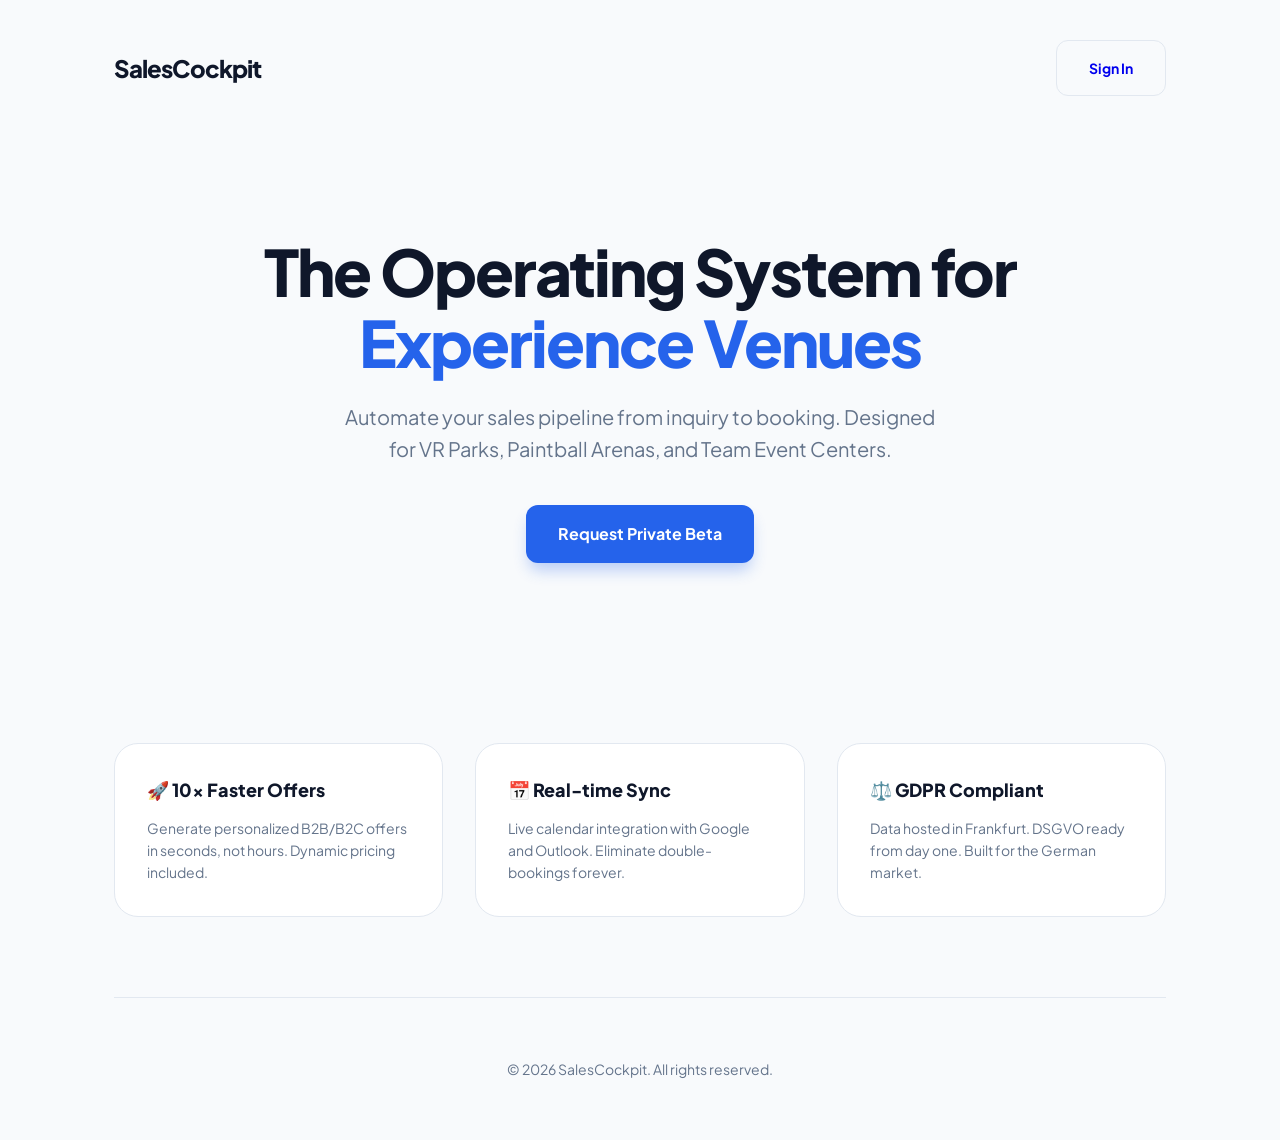
<file: landing/index.html>
<!DOCTYPE html>
<html lang="en">

<head>
    <meta charset="UTF-8">
    <meta name="viewport" content="width=device-width, initial-scale=1.0">
    <title>SalesCockpit — The Operating System for Experience Venues</title>
    <link rel="preconnect" href="https://fonts.googleapis.com">
    <link rel="preconnect" href="https://fonts.gstatic.com" crossorigin>
    <link href="https://fonts.googleapis.com/css2?family=Plus+Jakarta+Sans:wght@400;700;800&display=swap"
        rel="stylesheet">
    <style>
        :root {
            --navy: #0F172A;
            --blue: #2563EB;
            --bg: #F8FAFC;
            --ink: #1E293B;
            --ink-light: #64748B;
        }

        * {
            margin: 0;
            padding: 0;
            box-sizing: border-box;
        }

        body {
            font-family: 'Plus Jakarta Sans', sans-serif;
            background: var(--bg);
            color: var(--ink);
            line-height: 1.6;
        }

        .container {
            max-width: 1100px;
            margin: 0 auto;
            padding: 0 24px;
        }

        header {
            padding: 40px 0;
            display: flex;
            justify-content: space-between;
            align-items: center;
        }

        .logo {
            font-weight: 800;
            font-size: 24px;
            color: var(--navy);
            letter-spacing: -1px;
        }

        .hero {
            padding: 100px 0;
            text-align: center;
        }

        h1 {
            font-size: 64px;
            font-weight: 800;
            line-height: 1.1;
            color: var(--navy);
            margin-bottom: 24px;
            letter-spacing: -2px;
        }

        h1 span {
            color: var(--blue);
        }

        .hero p {
            font-size: 20px;
            color: var(--ink-light);
            max-width: 600px;
            margin: 0 auto 40px;
        }

        .btn {
            display: inline-block;
            padding: 16px 32px;
            border-radius: 12px;
            font-weight: 700;
            text-decoration: none;
            transition: all 0.2s;
        }

        .btn-primary {
            background: var(--blue);
            color: #fff;
            box-shadow: 0 10px 15px -3px rgba(37, 99, 235, 0.3);
        }

        .btn-primary:hover {
            transform: translateY(-2px);
            box-shadow: 0 20px 25px -5px rgba(37, 99, 235, 0.4);
        }

        .features {
            padding: 80px 0;
            display: grid;
            grid-template-columns: repeat(3, 1fr);
            gap: 32px;
        }

        .f-card {
            background: #fff;
            padding: 32px;
            border-radius: 24px;
            border: 1px solid #E2E8F0;
        }

        .f-card h3 {
            font-size: 18px;
            font-weight: 800;
            margin-bottom: 12px;
            color: var(--navy);
        }

        .f-card p {
            color: var(--ink-light);
            font-size: 14px;
        }

        @media (max-width: 768px) {
            h1 {
                font-size: 40px;
            }

            .features {
                grid-template-columns: 1fr;
            }
        }
    </style>
</head>

<body>
    <div class="container">
        <header>
            <div class="logo">SalesCockpit</div>
            <a href="#demo" class="btn" style="border: 1px solid #E2E8F0; font-size: 14px;">Sign In</a>
        </header>

        <section class="hero">
            <h1>The Operating System for <span>Experience Venues</span></h1>
            <p>Automate your sales pipeline from inquiry to booking. Designed for VR Parks, Paintball Arenas, and Team
                Event Centers.</p>
            <a href="#demo" class="btn btn-primary">Request Private Beta</a>
        </section>

        <section class="features">
            <div class="f-card">
                <h3>🚀 10x Faster Offers</h3>
                <p>Generate personalized B2B/B2C offers in seconds, not hours. Dynamic pricing included.</p>
            </div>
            <div class="f-card">
                <h3>📅 Real-time Sync</h3>
                <p>Live calendar integration with Google and Outlook. Eliminate double-bookings forever.</p>
            </div>
            <div class="f-card">
                <h3>⚖️ GDPR Compliant</h3>
                <p>Data hosted in Frankfurt. DSGVO ready from day one. Built for the German market.</p>
            </div>
        </section>

        <footer
            style="padding: 60px 0; border-top: 1px solid #E2E8F0; text-align: center; color: var(--ink-light); font-size: 14px;">
            &copy; 2026 SalesCockpit. All rights reserved.
        </footer>
    </div>
</body>

</html>
</file>
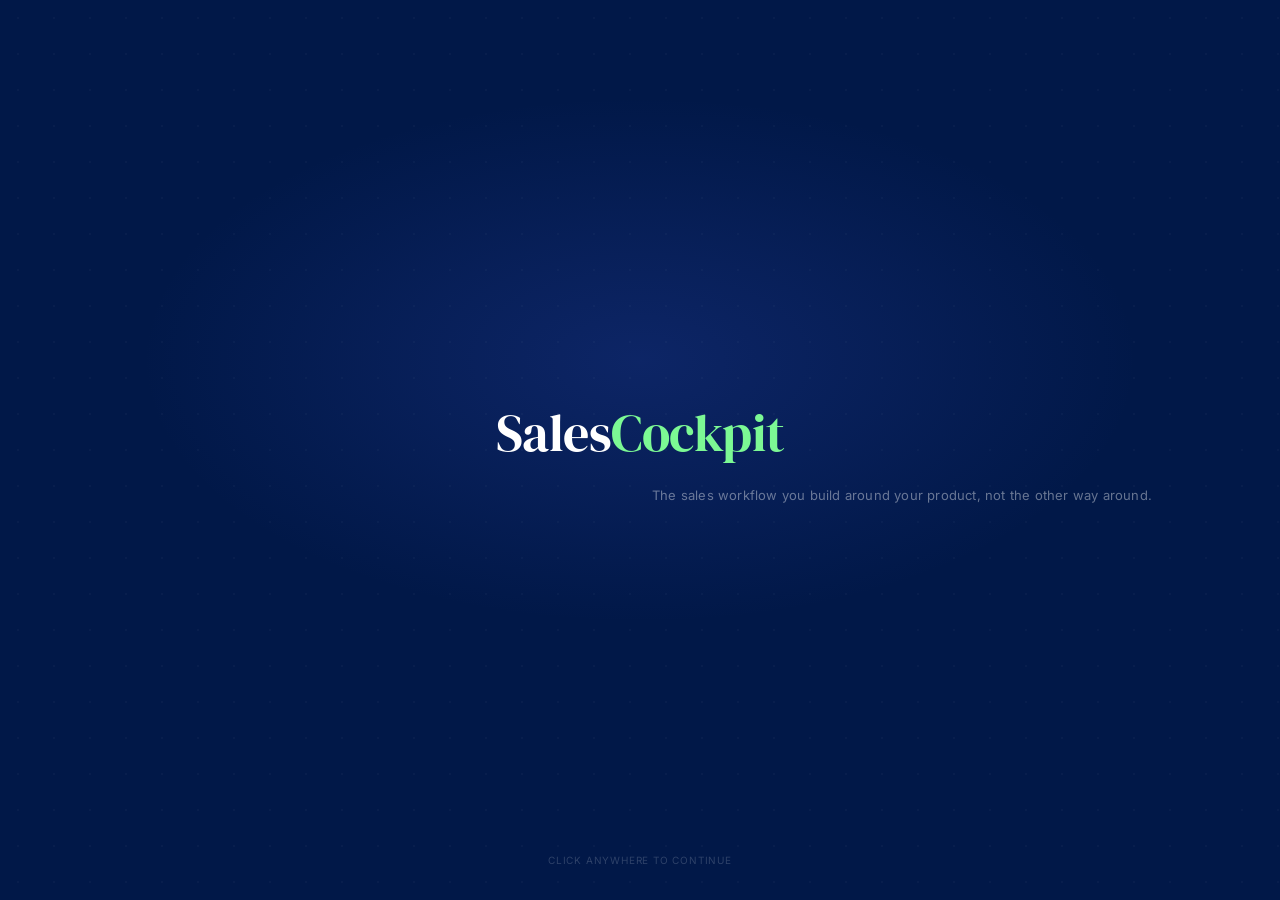
<file: SalesCockpit.html>
<!DOCTYPE html>
<html lang="de">
<head>
<meta charset="UTF-8">
<meta name="viewport" content="width=device-width,initial-scale=1">
<title>SalesCockpit</title>
<link rel="preconnect" href="https://fonts.googleapis.com">
<link href="https://fonts.googleapis.com/css2?family=Inter:wght@300;400;500;600;700;800&family=DM+Serif+Display:ital@0;1&display=swap" rel="stylesheet">
<style>
:root{
  --navy:#011848;--navy-md:#1B2E5E;--navy-lt:#2A4080;
  --nb:rgba(1,24,72,.06);--nbd:rgba(1,24,72,.14);
  --ink:#0d1c2e;--ink2:#2e3f57;--ink3:#6b7a94;
  --s0:#fff;--s1:#f4f7ff;--s2:#eaeffa;--s3:#dde5f7;
  --bd:rgba(180,196,228,.3);--bd2:rgba(180,196,228,.55);
  --green:#15803d;--gbg:#dcfce7;--glt:rgba(21,128,61,.12);
  --red:#dc2626;--rbg:#fef2f2;
  --amber:#b45309;--abg:#fffbeb;
  --teal:#0d7985;--tbg:#f0fdff;
  --sh1:0 1px 3px rgba(1,24,72,.06);--sh2:0 2px 8px rgba(1,24,72,.09);
  --sh3:0 4px 20px rgba(1,24,72,.12);--sh4:0 8px 40px rgba(1,24,72,.16);
  --r:6px;--rsm:8px;--rmd:12px;--rlg:16px;--rxl:22px;--t:.12s ease;
  --sb:258px;--hd:52px;
  --font:'Inter',system-ui,sans-serif;--fontd:'DM Serif Display',Georgia,serif;
}
*,*::before,*::after{box-sizing:border-box;margin:0;padding:0}
html,body{height:100%;overflow:hidden}
body{background:var(--s1);color:var(--ink);font-family:var(--font);font-size:13px;line-height:1.5}
input,textarea,select,button{font-family:inherit;font-size:inherit}
button{cursor:pointer;border:none;background:none}
::-webkit-scrollbar{width:4px;height:4px}
::-webkit-scrollbar-thumb{background:var(--bd2);border-radius:2px}
select{appearance:none}

/* ── SPLASH ── */
#splash{position:fixed;inset:0;z-index:10000;background:var(--navy);display:flex;align-items:center;justify-content:center;flex-direction:column;cursor:pointer;transition:opacity .5s,visibility .5s}
#splash.gone{opacity:0;visibility:hidden;pointer-events:none}
.sp-bg{position:absolute;inset:0;pointer-events:none;background:radial-gradient(ellipse 60% 45% at 50% 40%,rgba(67,97,238,.18) 0,transparent 65%)}
.sp-grid{position:absolute;inset:0;opacity:.032;pointer-events:none;background-image:radial-gradient(circle,rgba(255,255,255,.8) 1px,transparent 1px);background-size:36px 36px}
.sp-logo{font-family:var(--fontd);font-size:52px;color:#fff;animation:spGrow 1.8s cubic-bezier(.16,1,.3,1) forwards;opacity:0;position:relative;z-index:1;letter-spacing:-.5px}
.sp-logo em{font-style:normal;color:#7cf994}
@keyframes spGrow{0%{opacity:0;transform:scale(.4) translateY(20px)}60%{opacity:1;transform:scale(1.05) translateY(-4px)}100%{opacity:1;transform:scale(1) translateY(0)}}
.sp-tagline{font-size:13px;color:rgba(255,255,255,.4);margin-top:14px;letter-spacing:.2px;text-align:center;animation:spFade 1.2s ease .9s forwards;opacity:0;position:relative;z-index:1;align-self:flex-end;padding-right:10%}
@keyframes spFade{from{opacity:0;transform:translateY(8px)}to{opacity:1;transform:none}}
.sp-hint{position:absolute;bottom:32px;font-size:10px;color:rgba(255,255,255,.18);letter-spacing:.8px;text-transform:uppercase;animation:spFade 1s ease 1.8s forwards;opacity:0}

/* ── LOGIN ── */
#lp{position:fixed;inset:0;z-index:9000;background:var(--navy);display:flex;align-items:center;justify-content:center;transition:opacity .4s,visibility .4s}
#lp.gone{opacity:0;visibility:hidden;pointer-events:none}
.lp-bg{position:absolute;inset:0;pointer-events:none;background:radial-gradient(ellipse 60% 45% at 50% 40%,rgba(67,97,238,.18) 0,transparent 65%)}
.lp-grid{position:absolute;inset:0;opacity:.032;pointer-events:none;background-image:radial-gradient(circle,rgba(255,255,255,.8) 1px,transparent 1px);background-size:36px 36px}
.lp-wrap{position:relative;z-index:1;width:min(520px,90vw);background:rgba(255,255,255,.05);backdrop-filter:blur(20px);border:1px solid rgba(255,255,255,.09);border-radius:var(--rxl);padding:54px 52px 46px;box-shadow:var(--sh4)}
.lp-logo{font-family:var(--fontd);font-size:36px;color:#fff;letter-spacing:-.3px;margin-bottom:3px}
.lp-logo em{font-style:normal;color:#7cf994}
.lp-tag{font-size:12px;color:rgba(255,255,255,.35);letter-spacing:.3px;margin-bottom:42px}
.lp-lbl{display:block;font-size:10px;font-weight:600;letter-spacing:.8px;text-transform:uppercase;color:rgba(255,255,255,.32);margin-bottom:6px}
.lp-i{width:100%;padding:13px 15px;margin-bottom:14px;background:rgba(255,255,255,.07);border:1px solid rgba(255,255,255,.1);border-radius:var(--rsm);color:#fff;font-size:14px;outline:none;transition:all var(--t)}
.lp-i::placeholder{color:rgba(255,255,255,.2)}
.lp-i:focus{border-color:rgba(179,197,254,.45);background:rgba(255,255,255,.1);box-shadow:0 0 0 3px rgba(67,97,238,.2)}
.lp-btn{width:100%;padding:14px;margin-top:6px;background:linear-gradient(135deg,#4361EE,#3451d4);color:#fff;font-size:14px;font-weight:700;border-radius:var(--rsm);letter-spacing:.2px;transition:all var(--t);box-shadow:0 4px 14px rgba(67,97,238,.4);border:none;cursor:pointer}
.lp-btn:hover{transform:translateY(-1px);box-shadow:0 6px 20px rgba(67,97,238,.5)}
.lp-err{color:#f87171;font-size:12px;margin-top:10px;text-align:center;min-height:18px}
.lp-ver{position:absolute;bottom:22px;left:50%;transform:translateX(-50%);font-size:9px;font-weight:600;letter-spacing:1.5px;text-transform:uppercase;color:rgba(255,255,255,.1)}

/* ── APP SHELL ── */
#app{display:flex;height:100vh;overflow:hidden}

/* ── SIDEBAR ── */
#sb{width:var(--sb);flex-shrink:0;background:var(--s0);border-right:1px solid var(--bd);display:flex;flex-direction:column;overflow:hidden;transition:width .2s}
.sb-brand{padding:16px 17px 12px;border-bottom:1px solid var(--bd);flex-shrink:0}
.sb-title{font-family:var(--fontd);font-size:17px;color:var(--navy);letter-spacing:-.2px}
.sb-title em{font-style:normal;color:var(--green)}
.sb-sub{font-size:9px;font-weight:700;letter-spacing:1px;text-transform:uppercase;color:var(--ink3);margin-top:2px}
.sb-scroll{flex:1;overflow-y:auto;padding:6px 0}
.sb-sec{font-size:9px;font-weight:700;letter-spacing:.9px;text-transform:uppercase;color:var(--ink3);padding:10px 15px 3px}
.sbi{display:flex;align-items:center;gap:9px;padding:7px 15px;font-size:12px;font-weight:400;color:var(--ink2);cursor:pointer;border-left:2px solid transparent;transition:all var(--t);user-select:none}
.sbi:hover{background:var(--s1);color:var(--ink)}
.sbi.active{background:var(--nb);color:var(--navy);font-weight:600;border-left-color:var(--navy)}
.sbi svg{width:14px;height:14px;flex-shrink:0;opacity:.6}
.sbi.active svg{opacity:1}
.sbi-badge{margin-left:auto;font-size:9px;font-weight:700;padding:1px 6px;border-radius:100px;background:var(--nb);color:var(--navy)}
.sbi-badge.red{background:var(--rbg);color:var(--red)}
.sbi-badge.amber{background:var(--abg);color:var(--amber)}
.sb-bottom{padding:9px 11px;border-top:1px solid var(--bd);flex-shrink:0}
.sb-user{display:flex;align-items:center;gap:8px;padding:6px 4px;cursor:pointer;border-radius:var(--r);transition:background var(--t)}
.sb-user:hover{background:var(--s1)}
.sb-av{width:28px;height:28px;border-radius:50%;background:linear-gradient(135deg,var(--navy-md),#4361EE);display:flex;align-items:center;justify-content:center;font-size:10px;font-weight:800;color:#fff;flex-shrink:0}
.sb-un{font-size:12px;font-weight:600;color:var(--ink)}
.sb-ur{font-size:10px;color:var(--ink3)}

/* ── HEADER ── */
#hd{position:fixed;top:0;left:var(--sb);right:0;height:var(--hd);background:rgba(255,255,255,.96);backdrop-filter:blur(12px);border-bottom:1px solid var(--bd);display:flex;align-items:center;padding:0 18px;gap:10px;z-index:30;box-shadow:var(--sh1)}
.hd-bc{display:flex;align-items:center;gap:4px;font-size:11px;color:var(--ink3);flex-shrink:0}
.hd-bc span.cur{color:var(--navy);font-weight:600}
.hd-sep{color:var(--bd2);font-size:14px;line-height:1}
.hd-mid{flex:1}

/* ── GLOBAL LEAD SEARCH ── */
.hd-srch{position:relative;width:240px}
.hd-srch input{width:100%;padding:6px 10px 6px 30px;background:var(--s1);border:1px solid var(--bd);border-radius:var(--r);font-size:12px;color:var(--ink);outline:none;transition:all var(--t)}
.hd-srch input:focus{border-color:var(--navy-md);background:var(--s0);box-shadow:0 0 0 2px var(--nbd)}
.hd-srch-ico{position:absolute;left:9px;top:50%;transform:translateY(-50%);pointer-events:none;color:var(--ink3)}
#lead-drop{position:fixed;top:calc(var(--hd) + 2px);width:440px;background:var(--s0);border:1px solid var(--bd);border-radius:var(--rmd);box-shadow:var(--sh4);z-index:200;display:none;max-height:440px;overflow-y:auto}
#lead-drop.vis{display:block}
.ld-row{padding:10px 14px;cursor:pointer;border-bottom:1px solid var(--bd);transition:background var(--t)}
.ld-row:hover{background:var(--s1)}
.ld-row:last-child{border-bottom:none}
.ld-head{display:flex;align-items:center;justify-content:space-between;margin-bottom:2px}
.ld-name{font-size:13px;font-weight:600;color:var(--ink)}
.ld-status{font-size:9px;font-weight:700;padding:2px 6px;border-radius:3px;text-transform:uppercase;letter-spacing:.4px}
.ld-meta{font-size:10px;color:var(--ink3);margin-bottom:3px}
.ld-last{font-size:10px;color:var(--ink2);background:var(--s1);border-radius:var(--r);padding:4px 8px;margin-top:4px;line-height:1.5;border-left:2px solid var(--navy)}

/* Status color helpers */
.st-won{background:var(--gbg);color:var(--green)}
.st-lost{background:var(--rbg);color:var(--red)}
.st-ft{background:var(--nb);color:var(--navy)}
.st-st{background:#fdf4ff;color:#7c3aed}
.st-rep{background:var(--abg);color:var(--amber)}
.st-quot{background:#f0f9ff;color:#0369a1}

/* ── HDR ACTIONS ── */
.hd-actions{display:flex;align-items:center;gap:6px;margin-left:auto}
.hd-tg{display:flex;background:var(--s1);border:1px solid var(--bd);border-radius:var(--r);overflow:hidden}
.hd-tg button{padding:4px 10px;font-size:11px;font-weight:500;color:var(--ink3);border:none;background:none;cursor:pointer;transition:all var(--t);border-right:1px solid var(--bd)}
.hd-tg button:last-child{border-right:none}
.hd-tg button.active{background:var(--navy);color:#fff}
.hd-qb{padding:6px 13px;background:var(--navy);color:#fff;font-size:11px;font-weight:600;border-radius:var(--r);border:none;cursor:pointer;transition:all var(--t);letter-spacing:.2px;white-space:nowrap}
.hd-qb:hover{background:var(--navy-md)}
.save-ind{font-size:10px;color:var(--green);font-weight:600;opacity:0;transition:opacity .3s;letter-spacing:.2px}
.save-ind.show{opacity:1}

/* ── MAIN CONTENT ── */
#main{flex:1;margin-top:var(--hd);overflow:hidden;display:flex;flex-direction:column}
.view{display:none;flex:1;flex-direction:column;overflow:hidden;height:100%}
.view.active{display:flex}
.pg-scroll{flex:1;overflow-y:auto;padding:18px 22px}

/* ── STAGE TABS BAR ── */
#stage-tabs-bar{background:var(--s0);border-bottom:1px solid var(--bd);display:flex;align-items:stretch;padding:0 18px;flex-shrink:0;overflow-x:auto}
#stage-tabs-bar::-webkit-scrollbar{height:0}
.stab{display:flex;align-items:center;gap:6px;padding:10px 13px;font-size:11px;font-weight:400;color:var(--ink3);border-bottom:2px solid transparent;cursor:pointer;white-space:nowrap;transition:all var(--t);flex-shrink:0}
.stab:hover{color:var(--ink);border-bottom-color:var(--bd2)}
.stab.active{color:var(--navy);font-weight:600;border-bottom-color:var(--navy)}
.stab-n{width:17px;height:17px;border-radius:50%;background:var(--s1);border:1px solid var(--bd);font-size:9px;font-weight:700;display:flex;align-items:center;justify-content:center;color:var(--ink3)}
.stab.active .stab-n{background:var(--navy);color:#fff;border-color:var(--navy)}
.stab.obj-tab{color:var(--amber)}
.stab.obj-tab.active{color:var(--amber);border-bottom-color:var(--amber)}
.stab.obj-tab.active .stab-n{background:var(--amber);color:#fff;border-color:var(--amber)}
.stab-spacer{flex:1}

/* ── SEARCH BAR (below stage tabs in builder) ── */
#builder-search-bar{background:var(--s0);border-bottom:1px solid var(--bd);padding:8px 18px;flex-shrink:0}
.bs-wrap{display:flex;align-items:center;gap:10px}
.bs-input-wrap{position:relative;flex:1;max-width:380px}
.bs-input-wrap input{width:100%;padding:7px 10px 7px 30px;background:var(--s1);border:1px solid var(--bd);border-radius:var(--r);font-size:12px;color:var(--ink);outline:none;transition:all var(--t)}
.bs-input-wrap input:focus{border-color:var(--navy-md);background:var(--s0);box-shadow:0 0 0 2px var(--nbd)}
.bs-input-ico{position:absolute;left:9px;top:50%;transform:translateY(-50%);color:var(--ink3)}
.bs-result{flex:1}
#bs-result-panel{background:var(--s0);border:1px solid var(--bd);border-radius:var(--rmd);box-shadow:var(--sh3);padding:12px 14px;display:none;margin-top:8px}
#bs-result-panel.vis{display:block}
.bsr-name{font-size:14px;font-weight:700;color:var(--ink);margin-bottom:4px}
.bsr-row{display:flex;gap:16px;flex-wrap:wrap;margin-bottom:6px}
.bsr-item{font-size:11px;color:var(--ink3)}.bsr-item strong{color:var(--ink);font-weight:600}
.bsr-last{font-size:11px;color:var(--ink2);background:var(--s1);border-radius:var(--r);padding:5px 9px;border-left:2px solid var(--navy);margin-top:4px;line-height:1.5}
.bsr-acts{display:flex;gap:6px;margin-top:8px}
.bsr-act{padding:4px 11px;border-radius:var(--r);font-size:11px;font-weight:500;border:1px solid var(--bd);background:var(--s0);color:var(--ink2);cursor:pointer;transition:all var(--t)}
.bsr-act:hover{border-color:var(--navy);color:var(--navy)}
.bsr-act.primary{background:var(--navy);color:#fff;border-color:var(--navy)}

/* ── RECENT INQUIRIES BAR ── */
#recent-bar{background:var(--s0);border-bottom:1px solid var(--bd);padding:6px 18px;flex-shrink:0;display:flex;align-items:center;gap:8px;overflow-x:auto;min-height:36px}
#recent-bar::-webkit-scrollbar{height:0}
.rb-lbl{font-size:9px;font-weight:700;letter-spacing:.8px;text-transform:uppercase;color:var(--ink3);white-space:nowrap;flex-shrink:0}
.rb-chip{display:flex;align-items:center;gap:5px;padding:3px 9px;border-radius:100px;border:1px solid var(--bd);background:var(--s0);font-size:11px;cursor:pointer;transition:all var(--t);white-space:nowrap;flex-shrink:0}
.rb-chip:hover{border-color:var(--navy);background:var(--nb)}
.rb-chip-name{font-weight:500;color:var(--ink)}
.rb-chip-date{color:var(--ink3);font-size:10px}
.rb-chip-st{font-size:9px;font-weight:700;padding:1px 5px;border-radius:3px}
.rb-empty{font-size:11px;color:var(--ink3);font-style:italic}

/* ── BUILDER WORKSPACE ── */
#builder-main{flex:1;overflow:hidden;display:grid;grid-template-columns:260px 1fr 300px;min-height:0}
.bl-panel{background:var(--s0);border-right:1px solid var(--bd);display:flex;flex-direction:column;overflow:hidden}
.bl-panel:last-child{border-right:none;border-left:1px solid var(--bd)}
.bp-head{padding:10px 14px;border-bottom:1px solid var(--bd);flex-shrink:0}
.bp-title{font-size:11px;font-weight:700;color:var(--navy);letter-spacing:.1px}
.bp-sub{font-size:10px;color:var(--ink3);margin-top:1px}
.bp-scroll{flex:1;overflow-y:auto;padding:12px}

/* Left panel - Price Index */
.pi-fam{margin-bottom:10px}
.pi-fam-head{display:flex;align-items:center;gap:6px;margin-bottom:5px}
.pi-dot{width:8px;height:8px;border-radius:50%;flex-shrink:0}
.pi-fam-name{font-size:11px;font-weight:600;color:var(--ink)}
.pi-fam-cap{font-size:9px;color:var(--ink3);margin-left:auto}
.pi-tier{display:flex;justify-content:space-between;align-items:center;padding:4px 7px;border-radius:var(--r);background:var(--s1);margin-bottom:3px;font-size:11px}
.pi-tier-nm{color:var(--ink2)}
.pi-tier-pr{font-weight:700;color:var(--navy);font-size:12px}

/* Signal advisor left panel */
.sig-adv-card{background:var(--s1);border-radius:var(--rsm);border:1px solid var(--bd);padding:9px 11px;margin-bottom:7px;cursor:pointer;transition:all var(--t)}
.sig-adv-card:hover{border-color:var(--navy);background:var(--nb)}
.sig-adv-lbl{font-size:11px;font-weight:600;color:var(--ink);margin-bottom:2px}
.sig-adv-sub{font-size:10px;color:var(--ink3);line-height:1.4}

/* Center workspace */
.ws-inner{padding:14px}
.stage-hero{background:linear-gradient(135deg,var(--navy),var(--navy-md));border-radius:var(--rmd);padding:14px 16px 16px;margin-bottom:14px;position:relative;overflow:hidden}
.sh-deco{position:absolute;right:-20px;top:-20px;width:100px;height:100px;border-radius:50%;background:rgba(255,255,255,.04)}
.sh-badge{font-size:9px;font-weight:700;letter-spacing:.9px;text-transform:uppercase;color:rgba(255,255,255,.45);margin-bottom:4px}
.sh-name{font-size:18px;font-weight:700;color:#fff;margin-bottom:3px;letter-spacing:-.2px}
.sh-obj{font-size:11px;color:rgba(255,255,255,.6);line-height:1.55;max-width:90%}
.sh-cta{position:absolute;top:14px;right:14px;background:rgba(255,255,255,.12);border:1px solid rgba(255,255,255,.15);border-radius:var(--r);padding:5px 9px;font-size:10px;font-weight:600;color:rgba(255,255,255,.75)}

.ws-sec{margin-bottom:12px}
.ws-sec-lbl{font-size:9px;font-weight:700;letter-spacing:.9px;text-transform:uppercase;color:var(--ink3);display:flex;align-items:center;gap:8px;margin-bottom:7px}
.ws-sec-lbl::after{content:'';flex:1;height:1px;background:var(--bd)}

.sit-grid{display:grid;grid-template-columns:1fr 1fr;gap:5px}
.sit-chip{padding:7px 10px;border-radius:var(--rsm);border:1px solid var(--bd);cursor:pointer;background:var(--s0);transition:all .1s}
.sit-chip:hover{border-color:var(--navy-md);background:var(--nb)}
.sit-chip.sel{border-color:var(--navy);background:var(--nb)}
.sit-chip-lbl{font-size:11px;font-weight:600;color:var(--ink)}
.sit-chip-sub{font-size:10px;color:var(--ink3);margin-top:1px}

.sig-row{display:flex;flex-wrap:wrap;gap:4px}
.sig-chip{padding:3px 9px;border-radius:100px;font-size:10px;border:1px solid var(--bd2);color:var(--ink2);background:var(--s0);cursor:pointer;transition:all .1s}
.sig-chip:hover{border-color:var(--navy)}
.sig-chip.sel{background:var(--navy);color:#fff;border-color:var(--navy)}
.sig-chip.sel.green{background:var(--green);border-color:var(--green)}
.sig-chip.sel.amber{background:var(--amber);border-color:var(--amber)}

.q-card{background:var(--s0);border-radius:var(--rsm);border:1px solid var(--bd);padding:10px 12px;margin-bottom:6px}
.q-header{display:flex;align-items:flex-start;gap:9px;margin-bottom:5px}
.q-num{width:19px;height:19px;border-radius:50%;background:var(--navy);color:#fff;font-size:9px;font-weight:700;display:flex;align-items:center;justify-content:center;flex-shrink:0;margin-top:1px}
.q-text{font-size:12px;font-weight:500;color:var(--ink);line-height:1.45}
.q-reveals{display:flex;gap:5px;flex-wrap:wrap;margin-top:5px}
.q-reveal-tag{font-size:10px;padding:2px 7px;border-radius:3px;background:var(--nb);color:var(--navy);font-weight:500}

.rec-card{background:var(--s0);border-radius:var(--rsm);border:1px solid rgba(1,24,72,.2);padding:10px 13px}
.rec-lbl{font-size:9px;font-weight:700;letter-spacing:.8px;text-transform:uppercase;color:var(--navy);margin-bottom:5px;display:flex;align-items:center;gap:5px}
.rec-text{font-size:12px;color:var(--ink);line-height:1.55}

.comm-btns{display:flex;gap:6px;margin-top:12px}
.comm-btn{flex:1;padding:8px 10px;border-radius:var(--rsm);border:1px solid var(--bd2);background:var(--s0);font-size:11px;font-weight:500;color:var(--ink2);cursor:pointer;text-align:center;transition:all var(--t);display:flex;align-items:center;justify-content:center;gap:5px}
.comm-btn:hover{border-color:var(--navy);color:var(--navy);background:var(--nb)}
.comm-btn.primary{background:var(--navy);color:#fff;border-color:var(--navy)}
.comm-btn.primary:hover{background:var(--navy-md)}

/* Right panel - offer panel / mirroring */
.mir-card{background:var(--s1);border-radius:var(--rsm);padding:9px 11px;margin-bottom:5px;font-size:11px;color:var(--ink2);line-height:1.55;cursor:pointer;border:1px solid transparent;transition:all var(--t)}
.mir-card:hover{border-color:var(--bd2);background:var(--s0)}
.pl-sec{background:var(--s1);border-radius:var(--rsm);padding:9px 11px;margin-bottom:7px}
.pl-sec.primary{border:1px solid rgba(1,24,72,.2)}
.pl-sec-head{display:flex;align-items:center;justify-content:space-between;margin-bottom:2px}
.pl-sec-name{font-size:11px;font-weight:700;color:var(--ink)}
.pl-sec-badge{font-size:9px;font-weight:700;padding:2px 6px;border-radius:3px}
.pl-sec-cap{font-size:10px;color:var(--ink3);margin-bottom:6px}
.pl-tier-row{display:flex;justify-content:space-between;align-items:center;padding:4px 0;border-bottom:1px solid var(--bd);font-size:11px}
.pl-tier-row:last-child{border-bottom:none}
.pl-tier-nm{color:var(--ink2)}
.pl-tier-pr{font-weight:700;color:var(--navy)}
.rp-sec-lbl{font-size:9px;font-weight:700;letter-spacing:.8px;text-transform:uppercase;color:var(--ink3);margin-bottom:6px;margin-top:10px}

/* ── EMAIL MODAL ── */
#email-modal{position:fixed;inset:0;z-index:5000;background:rgba(1,24,72,.55);display:none;align-items:center;justify-content:center;padding:20px}
#email-modal.vis{display:flex}
.em-box{background:var(--s0);border-radius:var(--rlg);box-shadow:var(--sh4);width:min(640px,100%);max-height:90vh;display:flex;flex-direction:column;overflow:hidden}
.em-head{padding:14px 18px;border-bottom:1px solid var(--bd);display:flex;align-items:center;justify-content:space-between;flex-shrink:0}
.em-stage{font-size:10px;font-weight:700;letter-spacing:.8px;text-transform:uppercase;color:var(--navy)}
.em-name{font-size:13px;font-weight:600;color:var(--ink);margin-top:1px}
.em-close{width:28px;height:28px;border-radius:50%;background:var(--s1);display:flex;align-items:center;justify-content:center;cursor:pointer;border:none;color:var(--ink3);font-size:16px;transition:all var(--t)}
.em-close:hover{background:var(--rbg);color:var(--red)}
.em-subj-bar{padding:9px 18px;border-bottom:1px solid var(--bd);background:var(--s1);flex-shrink:0;display:flex;align-items:center;gap:8px}
.em-subj-lbl{font-size:10px;font-weight:600;color:var(--ink3)}
.em-subj-val{font-size:12px;font-weight:600;color:var(--ink);flex:1}
.em-to-bar{padding:8px 18px;border-bottom:1px solid var(--bd);background:var(--s1);flex-shrink:0;display:flex;align-items:center;gap:8px}
.em-to-lbl{font-size:10px;font-weight:600;color:var(--ink3)}
.em-to-input{flex:1;border:none;background:transparent;font-size:12px;color:var(--ink);outline:none}
.em-to-input::placeholder{color:var(--ink3)}
.em-body{flex:1;overflow-y:auto;padding:16px 20px}
.em-actions{padding:12px 18px;border-top:1px solid var(--bd);display:flex;gap:6px;align-items:center;flex-shrink:0}
.em-act-btn{padding:7px 14px;border-radius:var(--r);font-size:12px;font-weight:500;border:1px solid var(--bd);background:var(--s0);color:var(--ink2);cursor:pointer;transition:all var(--t)}
.em-act-btn:hover{border-color:var(--navy);color:var(--navy)}
.em-act-btn.primary{background:var(--navy);color:#fff;border-color:var(--navy)}
.em-act-btn.primary:hover{background:var(--navy-md)}
.em-disc{font-size:10px;font-weight:700;padding:2px 8px;border-radius:100px;background:var(--gbg);color:var(--green);margin-left:auto}

/* ── AVAILABILITY STAGE VIEW ── */
#avail-view{padding:16px}
.av-grid{display:grid;grid-template-columns:1fr 280px;gap:16px;height:100%}
.av-cal-wrap{background:var(--s0);border-radius:var(--rmd);border:1px solid var(--bd);padding:16px;display:flex;flex-direction:column}
.av-cal-nav{display:flex;align-items:center;justify-content:space-between;margin-bottom:14px}
.av-cal-title{font-size:14px;font-weight:700;color:var(--ink)}
.av-nav-btn{width:28px;height:28px;border-radius:50%;background:var(--s1);border:1px solid var(--bd);display:flex;align-items:center;justify-content:center;cursor:pointer;transition:all var(--t)}
.av-nav-btn:hover{background:var(--nb);border-color:var(--navy)}
.av-grid-cal{display:grid;grid-template-columns:repeat(7,1fr);gap:2px}
.av-dow{font-size:9px;font-weight:700;text-align:center;color:var(--ink3);padding:4px 0;letter-spacing:.3px}
.av-day{position:relative;aspect-ratio:1;display:flex;flex-direction:column;align-items:center;justify-content:center;border-radius:var(--r);cursor:pointer;transition:all var(--t);font-size:12px;font-weight:400;color:var(--ink)}
.av-day:hover{background:var(--nb)}
.av-day.other-month{color:var(--ink3);opacity:.4}
.av-day.today{font-weight:700;color:var(--navy)}
.av-day.selected{background:var(--navy);color:#fff}
.av-day.selected:hover{background:var(--navy-md)}
.av-dot{width:4px;height:4px;border-radius:50%;position:absolute;bottom:3px;left:50%;transform:translateX(-50%)}
.av-dot.avail{background:var(--green)}
.av-dot.partial{background:var(--amber)}
.av-dot.full{background:var(--red)}
.av-legend{display:flex;gap:12px;margin-top:10px;flex-wrap:wrap}
.av-leg-item{display:flex;align-items:center;gap:4px;font-size:10px;color:var(--ink3)}
.av-leg-dot{width:7px;height:7px;border-radius:50%}
.av-right{display:flex;flex-direction:column;gap:12px}
.av-times-box{background:var(--s0);border-radius:var(--rmd);border:1px solid var(--bd);padding:14px}
.av-times-title{font-size:11px;font-weight:700;color:var(--navy);margin-bottom:10px}
.av-time-slot{padding:7px 10px;border-radius:var(--rsm);border:1px solid var(--bd);margin-bottom:6px;cursor:pointer;transition:all var(--t);display:flex;align-items:center;justify-content:space-between}
.av-time-slot:hover{border-color:var(--navy);background:var(--nb)}
.av-time-slot.sel{border-color:var(--navy);background:var(--navy);color:#fff}
.av-time-slot.rec{border-color:var(--green);background:var(--glt)}
.av-time-val{font-size:12px;font-weight:600}
.av-time-tag{font-size:9px;font-weight:700;padding:1px 5px;border-radius:3px}
.av-info-box{background:var(--s0);border-radius:var(--rmd);border:1px solid var(--bd);padding:14px}
.av-info-title{font-size:11px;font-weight:700;color:var(--navy);margin-bottom:10px}
.av-form-row{margin-bottom:8px}
.av-form-lbl{font-size:10px;font-weight:600;color:var(--ink3);margin-bottom:3px}
.av-form-i{width:100%;padding:7px 10px;border:1px solid var(--bd);border-radius:var(--r);font-size:12px;color:var(--ink);outline:none;background:var(--s0);transition:all var(--t)}
.av-form-i:focus{border-color:var(--navy);box-shadow:0 0 0 2px var(--nbd)}
.av-flag{background:var(--abg);border-radius:var(--rsm);border:1px solid rgba(180,83,9,.2);padding:10px 12px;font-size:11px;color:var(--amber);line-height:1.5}
.av-gen-btn{width:100%;padding:10px;background:var(--navy);color:#fff;font-size:12px;font-weight:700;border-radius:var(--rsm);border:none;cursor:pointer;transition:all var(--t)}
.av-gen-btn:hover{background:var(--navy-md)}

/* ── CHOICE MODAL (email or call) ── */
#choice-modal{position:fixed;inset:0;z-index:6000;background:rgba(1,24,72,.55);display:none;align-items:center;justify-content:center}
#choice-modal.vis{display:flex}
.cm-box{background:var(--s0);border-radius:var(--rlg);box-shadow:var(--sh4);width:min(400px,90%);padding:28px}
.cm-title{font-size:15px;font-weight:700;color:var(--ink);margin-bottom:6px}
.cm-sub{font-size:12px;color:var(--ink3);margin-bottom:20px}
.cm-btns{display:grid;grid-template-columns:1fr 1fr;gap:10px}
.cm-btn{padding:14px 12px;border-radius:var(--rmd);border:1px solid var(--bd);background:var(--s0);cursor:pointer;transition:all var(--t);text-align:center}
.cm-btn:hover{border-color:var(--navy);background:var(--nb)}
.cm-btn-icon{font-size:24px;margin-bottom:6px}
.cm-btn-lbl{font-size:12px;font-weight:600;color:var(--ink)}
.cm-btn-sub{font-size:10px;color:var(--ink3);margin-top:2px}

/* ── OBJECTION HANDLING VIEW ── */
#obj-view{padding:16px}
.obj-header{margin-bottom:16px;display:flex;align-items:center;justify-content:space-between}
.obj-title{font-size:17px;font-weight:700;color:var(--amber)}
.obj-edit-btn{padding:5px 12px;border-radius:var(--r);border:1px solid var(--amber);color:var(--amber);font-size:11px;font-weight:600;background:none;cursor:pointer;transition:all var(--t)}
.obj-edit-btn:hover{background:var(--abg)}
.obj-grid{display:grid;grid-template-columns:repeat(auto-fill,minmax(340px,1fr));gap:12px}
.obj-card{background:var(--s0);border-radius:var(--rmd);border:1px solid var(--bd);padding:14px 16px}
.obj-card-trigger{font-size:13px;font-weight:700;color:var(--ink);margin-bottom:5px;display:flex;align-items:flex-start;gap:8px}
.obj-card-trigger::before{content:'';width:10px;height:10px;border-radius:50%;background:rgba(180,83,9,.3);flex-shrink:0;margin-top:3px}
.obj-card-response{font-size:11px;color:var(--ink2);line-height:1.6;margin-bottom:8px;padding-left:18px}
.obj-card-prevent{font-size:10px;color:var(--green);background:var(--gbg);border-radius:var(--r);padding:6px 9px;line-height:1.5;margin-top:6px}
.obj-card-prevent::before{content:'Prevention: ';font-weight:700}
.obj-copy-btn{padding:3px 9px;border-radius:var(--r);font-size:10px;font-weight:600;border:1px solid var(--bd);color:var(--ink3);background:var(--s0);cursor:pointer;transition:all var(--t)}
.obj-copy-btn:hover{border-color:var(--navy);color:var(--navy)}

/* ── WORKFLOW ARCHITECT ── */
#wf-view{display:flex;flex:1;overflow:hidden;padding:0}
.wf-canvas-wrap{flex:1;position:relative;overflow:hidden;background:var(--s1);background-image:radial-gradient(circle,rgba(180,196,228,.3) 1px,transparent 1px);background-size:24px 24px}
#wf-canvas{position:absolute;top:0;left:0;width:100%;height:100%}
.wf-node{position:absolute;width:180px;cursor:grab;user-select:none}
.wf-node:active{cursor:grabbing}
.wf-node-inner{background:var(--s0);border-radius:var(--rmd);border:2px solid var(--bd2);box-shadow:var(--sh2);padding:12px 14px;transition:box-shadow var(--t),border-color var(--t)}
.wf-node-inner:hover{border-color:var(--navy-lt);box-shadow:var(--sh3)}
.wf-node.selected .wf-node-inner{border-color:var(--navy);box-shadow:0 0 0 3px rgba(1,24,72,.12),var(--sh3)}
.wf-node-num{font-size:9px;font-weight:700;letter-spacing:.8px;text-transform:uppercase;color:var(--ink3);margin-bottom:3px}
.wf-node-name{font-size:13px;font-weight:700;color:var(--ink);margin-bottom:2px}
.wf-node-goal{font-size:10px;color:var(--ink3);line-height:1.4}
.wf-node-port{width:12px;height:12px;border-radius:50%;background:var(--navy);position:absolute;border:2px solid var(--s0);cursor:crosshair;box-shadow:0 0 0 1px var(--navy)}
.wf-node-port.out{bottom:-6px;left:50%;transform:translateX(-50%)}
.wf-node-port.in{top:-6px;left:50%;transform:translateX(-50%)}
.wf-toolbar{position:absolute;top:14px;left:14px;display:flex;gap:6px;z-index:10}
.wf-tool-btn{padding:6px 12px;border-radius:var(--rsm);background:var(--s0);border:1px solid var(--bd2);font-size:11px;font-weight:500;color:var(--ink2);cursor:pointer;box-shadow:var(--sh1);transition:all var(--t)}
.wf-tool-btn:hover{border-color:var(--navy);color:var(--navy)}
.wf-tool-btn.primary{background:var(--navy);color:#fff;border-color:var(--navy)}
.wf-editor{width:280px;background:var(--s0);border-left:1px solid var(--bd);display:flex;flex-direction:column;overflow:hidden;flex-shrink:0}
.wf-ed-head{padding:12px 14px;border-bottom:1px solid var(--bd);flex-shrink:0}
.wf-ed-title{font-size:12px;font-weight:700;color:var(--navy)}
.wf-ed-scroll{flex:1;overflow-y:auto;padding:12px}
.wf-ed-lbl{font-size:10px;font-weight:600;color:var(--ink3);margin-bottom:4px;letter-spacing:.3px}
.wf-ed-i{width:100%;padding:7px 9px;border:1px solid var(--bd);border-radius:var(--r);font-size:12px;color:var(--ink);outline:none;background:var(--s0);margin-bottom:9px;transition:all var(--t)}
.wf-ed-i:focus{border-color:var(--navy);box-shadow:0 0 0 2px var(--nbd)}
.wf-ed-ta{width:100%;padding:7px 9px;border:1px solid var(--bd);border-radius:var(--r);font-size:12px;color:var(--ink);outline:none;background:var(--s0);margin-bottom:9px;resize:vertical;min-height:60px;line-height:1.5;font-family:inherit;transition:all var(--t)}
.wf-ed-ta:focus{border-color:var(--navy);box-shadow:0 0 0 2px var(--nbd)}
.wf-ed-save{width:100%;padding:8px;background:var(--navy);color:#fff;border-radius:var(--r);font-size:12px;font-weight:600;border:none;cursor:pointer;margin-top:4px}
.wf-ed-empty{padding:20px;text-align:center;color:var(--ink3);font-size:12px}
.wf-ed-section{margin-bottom:12px;padding-bottom:12px;border-bottom:1px solid var(--bd)}
.wf-ed-section:last-child{border-bottom:none}
.wf-ed-sec-lbl{font-size:9px;font-weight:700;letter-spacing:.8px;text-transform:uppercase;color:var(--ink3);margin-bottom:7px}
svg.wf-arrows{position:absolute;top:0;left:0;width:100%;height:100%;pointer-events:none;z-index:0}

/* ── CALL GUIDANCE ── */
#call-view{flex:1;display:flex;flex-direction:column;overflow:hidden}
.cg-stage-bar{padding:9px 18px;background:var(--s0);border-bottom:1px solid var(--bd);display:flex;align-items:center;gap:6px;flex-shrink:0;overflow-x:auto}
.cg-stage-bar::-webkit-scrollbar{height:0}
.cg-stage-bar .ss-lbl{font-size:11px;color:var(--ink3);white-space:nowrap;flex-shrink:0}
.cg-sbtn{padding:4px 11px;border-radius:100px;font-size:11px;border:1px solid var(--bd);background:var(--s0);color:var(--ink2);cursor:pointer;transition:all var(--t);white-space:nowrap;flex-shrink:0}
.cg-sbtn:hover{border-color:var(--navy);color:var(--navy)}
.cg-sbtn.active{background:var(--navy);color:#fff;border-color:var(--navy)}
.cg-body{flex:1;display:grid;grid-template-columns:1fr 1fr 240px;overflow:hidden;min-height:0}
.cg-col{border-right:1px solid var(--bd);display:flex;flex-direction:column;overflow:hidden}
.cg-col:last-child{border-right:none}
.cg-col-head{padding:10px 14px;border-bottom:1px solid var(--bd);flex-shrink:0}
.cg-col-title{font-size:11px;font-weight:700;color:var(--navy)}
.cg-col-sub{font-size:10px;color:var(--ink3);margin-top:1px}
.cg-col-scroll{flex:1;overflow-y:auto;padding:10px 12px}
.cg-lead-card{background:var(--navy);border-radius:var(--rmd);padding:14px;margin-bottom:12px}
.cg-lead-name{font-size:16px;font-weight:700;color:#fff;margin-bottom:2px}
.cg-lead-sub{font-size:11px;color:rgba(255,255,255,.55);margin-bottom:8px}
.cg-lead-row{display:flex;align-items:center;gap:6px;font-size:11px;color:rgba(255,255,255,.7);margin-bottom:3px}
.cg-lead-note{font-size:11px;color:rgba(255,255,255,.65);background:rgba(255,255,255,.08);border-radius:var(--r);padding:7px 10px;margin-top:8px;line-height:1.5;border-left:2px solid rgba(255,255,255,.2)}
.cg-stage-badge{background:rgba(255,255,255,.1);border-radius:var(--rsm);padding:9px 11px;margin-bottom:9px}
.cg-sb-name{font-size:12px;font-weight:700;color:var(--navy);margin-bottom:2px}
.cg-sb-goal{font-size:10px;color:var(--ink3);line-height:1.4}
.cg-sec{font-size:9px;font-weight:700;letter-spacing:.8px;text-transform:uppercase;color:var(--ink3);margin:9px 0 5px}
.cg-chips{display:flex;flex-wrap:wrap;gap:4px;margin-bottom:8px}
.cg-chip{font-size:10px;padding:2px 8px;border-radius:100px;background:var(--nb);color:var(--navy);font-weight:500}
.cg-q{font-size:11px;color:var(--ink2);padding:5px 0;border-bottom:1px solid var(--bd);line-height:1.5}
.cg-q:last-child{border-bottom:none}
.cg-cta{background:var(--gbg);border-radius:var(--rsm);border:1px solid rgba(21,128,61,.2);padding:9px 11px;margin-top:6px}
.cg-cta-lbl{font-size:9px;font-weight:700;letter-spacing:.8px;text-transform:uppercase;color:var(--green);margin-bottom:4px}
.cg-cta-text{font-size:11px;font-weight:500;color:var(--ink);line-height:1.5}
.cg-obj{background:rgba(220,38,38,.05);border-radius:var(--rsm);border:1px solid rgba(220,38,38,.12);padding:8px 11px;margin-bottom:5px;cursor:pointer;transition:all var(--t)}
.cg-obj:hover{border-color:rgba(220,38,38,.25);background:rgba(220,38,38,.08)}
.cg-obj-trigger{font-size:11px;font-weight:600;color:var(--ink);margin-bottom:2px}
.cg-obj-sub{font-size:10px;color:var(--ink3)}
.cg-obj-btns{display:flex;gap:4px;margin-top:5px}
.cg-obj-btn{font-size:10px;font-weight:500;padding:2px 8px;border-radius:3px;border:1px solid var(--bd);color:var(--ink3);background:var(--s0);cursor:pointer}
.gen-script-btn{width:100%;padding:9px;background:var(--navy);color:#fff;border-radius:var(--rsm);font-size:12px;font-weight:700;border:none;cursor:pointer;margin-bottom:10px;display:flex;align-items:center;justify-content:center;gap:6px;transition:background var(--t)}
.gen-script-btn:hover{background:var(--navy-md)}
.script-box{background:var(--s0);border-radius:var(--rsm);border:1px solid var(--bd);padding:12px 14px;position:relative}
.script-lbl{font-size:9px;font-weight:700;letter-spacing:.7px;text-transform:uppercase;color:var(--ink3);margin-bottom:7px}
.script-text{font-size:11px;color:var(--ink2);line-height:1.75;white-space:pre-line}
.script-copy-btn{position:absolute;top:10px;right:10px;padding:3px 8px;background:var(--s1);border:1px solid var(--bd);border-radius:4px;font-size:10px;font-weight:600;color:var(--ink3);cursor:pointer}

/* ── RESOURCES ── */
#res-view{flex:1;display:grid;grid-template-columns:220px 1fr 300px;overflow:hidden;min-height:0}
.res-tree{background:var(--s0);border-right:1px solid var(--bd);display:flex;flex-direction:column;overflow:hidden}
.res-tree-head{padding:10px 14px;border-bottom:1px solid var(--bd);font-size:11px;font-weight:700;color:var(--navy)}
.res-tree-scroll{flex:1;overflow-y:auto;padding:6px}
.rt-folder{margin-bottom:2px}
.rt-folder-head{display:flex;align-items:center;gap:6px;padding:5px 8px;border-radius:var(--r);cursor:pointer;font-size:11px;font-weight:600;color:var(--ink);transition:background var(--t)}
.rt-folder-head:hover{background:var(--s1)}
.rt-folder-head.open{color:var(--navy)}
.rt-folder-items{padding-left:18px;display:none}
.rt-folder-head.open + .rt-folder-items{display:block}
.rt-item{padding:4px 8px;border-radius:var(--r);cursor:pointer;font-size:11px;color:var(--ink2);transition:all var(--t)}
.rt-item:hover{background:var(--s1);color:var(--ink)}
.rt-item.active{background:var(--nb);color:var(--navy);font-weight:500}
.rt-icon{font-size:11px;width:14px}
.res-editor{background:var(--s0);border-right:1px solid var(--bd);display:flex;flex-direction:column;overflow:hidden}
.res-ed-head{padding:10px 14px;border-bottom:1px solid var(--bd);flex-shrink:0}
.res-ed-label{font-size:10px;font-weight:700;letter-spacing:.6px;text-transform:uppercase;color:var(--ink3)}
.res-ed-title{font-size:13px;font-weight:700;color:var(--ink);margin-top:1px}
.res-ed-body{flex:1;overflow-y:auto;padding:14px}
.res-ed-subj{width:100%;padding:8px 10px;border:1px solid var(--bd);border-radius:var(--r);font-size:12px;color:var(--ink);outline:none;background:var(--s0);margin-bottom:8px}
.res-ed-subj:focus{border-color:var(--navy)}
.res-ed-ta{width:100%;padding:10px;border:1px solid var(--bd);border-radius:var(--rsm);font-size:12px;color:var(--ink);outline:none;background:var(--s0);resize:vertical;min-height:280px;line-height:1.7;font-family:inherit}
.res-ed-ta:focus{border-color:var(--navy)}
.res-ed-actions{padding:10px 14px;border-top:1px solid var(--bd);display:flex;gap:6px;flex-shrink:0}
.res-ed-act{padding:6px 13px;border-radius:var(--r);font-size:11px;font-weight:500;border:1px solid var(--bd);color:var(--ink2);cursor:pointer;transition:all var(--t)}
.res-ed-act:hover{border-color:var(--navy);color:var(--navy)}
.res-ed-act.primary{background:var(--navy);color:#fff;border-color:var(--navy)}
.res-pl-panel{background:var(--s0);display:flex;flex-direction:column;overflow:hidden}
.res-pl-head{padding:10px 14px;border-bottom:1px solid var(--bd);font-size:11px;font-weight:700;color:var(--navy)}
.res-pl-scroll{flex:1;overflow-y:auto;padding:12px}
.rpl-fam{margin-bottom:12px}
.rpl-fam-name{font-size:11px;font-weight:700;color:var(--ink);margin-bottom:6px;display:flex;align-items:center;gap:6px}
.rpl-tier{display:flex;justify-content:space-between;align-items:center;padding:6px 9px;border-radius:var(--r);background:var(--s1);margin-bottom:3px;transition:background var(--t);cursor:pointer}
.rpl-tier:hover{background:var(--nb)}
.rpl-tier-nm{font-size:11px;color:var(--ink2)}
.rpl-tier-pr{font-size:12px;font-weight:700;color:var(--navy)}
.rpl-tier-ed{font-size:10px;color:var(--ink3);margin-left:6px;opacity:0;transition:opacity var(--t)}
.rpl-tier:hover .rpl-tier-ed{opacity:1}

/* ── LEADS ── */
#leads-view{flex:1;display:grid;grid-template-columns:1fr 360px;overflow:hidden;min-height:0}
.leads-list{border-right:1px solid var(--bd);display:flex;flex-direction:column;overflow:hidden}
.leads-head{padding:12px 16px;border-bottom:1px solid var(--bd);display:flex;align-items:center;gap:10px;flex-shrink:0}
.leads-title{font-size:14px;font-weight:700;color:var(--ink)}
.leads-filter{padding:6px;overflow-x:auto;border-bottom:1px solid var(--bd);display:flex;gap:4px;flex-shrink:0}
.leads-filter::-webkit-scrollbar{height:0}
.lf-btn{padding:3px 10px;border-radius:100px;font-size:11px;border:1px solid var(--bd);color:var(--ink3);background:var(--s0);cursor:pointer;white-space:nowrap;transition:all var(--t)}
.lf-btn:hover{border-color:var(--navy);color:var(--navy)}
.lf-btn.active{background:var(--navy);color:#fff;border-color:var(--navy)}
.leads-scroll{flex:1;overflow-y:auto}
.lead-row{padding:10px 16px;border-bottom:1px solid var(--bd);cursor:pointer;transition:background var(--t)}
.lead-row:hover{background:var(--s1)}
.lead-row.active{background:var(--nb)}
.lr-head{display:flex;align-items:center;justify-content:space-between;margin-bottom:3px}
.lr-name{font-size:13px;font-weight:600;color:var(--ink)}
.lr-status{font-size:9px;font-weight:700;padding:2px 6px;border-radius:3px;text-transform:uppercase;letter-spacing:.4px}
.lr-meta{font-size:11px;color:var(--ink3)}
.lr-last{font-size:10px;color:var(--ink2);margin-top:3px;display:-webkit-box;-webkit-line-clamp:2;-webkit-box-orient:vertical;overflow:hidden}
.lead-detail{background:var(--s0);display:flex;flex-direction:column;overflow:hidden}
.ld-detail-head{padding:14px 16px;border-bottom:1px solid var(--bd);flex-shrink:0}
.ld-detail-name{font-size:16px;font-weight:700;color:var(--ink);margin-bottom:2px}
.ld-detail-sub{font-size:11px;color:var(--ink3)}
.ld-detail-scroll{flex:1;overflow-y:auto;padding:14px}
.ld-field{margin-bottom:9px}
.ld-field-lbl{font-size:9px;font-weight:700;letter-spacing:.6px;text-transform:uppercase;color:var(--ink3);margin-bottom:3px}
.ld-field-val{font-size:12px;color:var(--ink);line-height:1.5}
.ld-field-val.editable{padding:6px 9px;border:1px solid var(--bd);border-radius:var(--r);cursor:pointer;transition:all var(--t)}
.ld-field-val.editable:hover{border-color:var(--navy)}
.ld-actions{padding:12px 16px;border-top:1px solid var(--bd);display:flex;gap:6px;flex-wrap:wrap;flex-shrink:0}
.ld-act-btn{padding:6px 12px;border-radius:var(--r);font-size:11px;font-weight:500;border:1px solid var(--bd);color:var(--ink2);cursor:pointer;transition:all var(--t)}
.ld-act-btn:hover{border-color:var(--navy);color:var(--navy)}
.ld-act-btn.primary{background:var(--navy);color:#fff;border-color:var(--navy)}

/* ── TASKS ── */
#tasks-view{flex:1;display:grid;grid-template-columns:1fr 300px;overflow:hidden;min-height:0}
.tasks-main{border-right:1px solid var(--bd);display:flex;flex-direction:column;overflow:hidden}
.tasks-head{padding:12px 16px;border-bottom:1px solid var(--bd);display:flex;align-items:center;gap:10px;flex-shrink:0}
.tasks-title{font-size:14px;font-weight:700;color:var(--ink)}
.tasks-scroll{flex:1;overflow-y:auto;padding:14px}
.task-section{margin-bottom:14px}
.task-sec-lbl{font-size:9px;font-weight:700;letter-spacing:.8px;text-transform:uppercase;color:var(--ink3);margin-bottom:8px;display:flex;align-items:center;gap:8px}
.task-sec-lbl::after{content:'';flex:1;height:1px;background:var(--bd)}
.task-card{background:var(--s0);border-radius:var(--rsm);border:1px solid var(--bd);padding:11px 13px;margin-bottom:6px;cursor:pointer;transition:all var(--t);display:flex;align-items:flex-start;gap:10px}
.task-card:hover{border-color:var(--navy-md);box-shadow:var(--sh1)}
.task-card.priority{border-color:rgba(220,38,38,.25);background:rgba(220,38,38,.02)}
.task-card.priority:hover{border-color:var(--red)}
.task-cb{width:16px;height:16px;border-radius:4px;border:1.5px solid var(--bd2);flex-shrink:0;margin-top:2px;transition:all var(--t);cursor:pointer}
.task-cb.done{background:var(--navy);border-color:var(--navy)}
.task-card-body{flex:1}
.task-name{font-size:12px;font-weight:600;color:var(--ink);margin-bottom:2px}
.task-meta{font-size:10px;color:var(--ink3)}
.task-action-tag{font-size:9px;font-weight:700;padding:1px 6px;border-radius:3px;margin-left:4px}
.task-due{font-size:10px;font-weight:600;color:var(--red)}
.tasks-sidebar{background:var(--s0);display:flex;flex-direction:column;overflow:hidden}
.tasks-sb-head{padding:12px 14px;border-bottom:1px solid var(--bd);font-size:11px;font-weight:700;color:var(--navy);flex-shrink:0}
.tasks-sb-scroll{flex:1;overflow-y:auto;padding:12px}
.new-task-form{background:var(--s1);border-radius:var(--rsm);border:1px solid var(--bd);padding:12px;margin-bottom:12px}
.ntf-label{font-size:10px;font-weight:700;letter-spacing:.6px;text-transform:uppercase;color:var(--ink3);margin-bottom:7px}
.ntf-i{width:100%;padding:7px 9px;border:1px solid var(--bd);border-radius:var(--r);font-size:12px;color:var(--ink);outline:none;background:var(--s0);margin-bottom:6px;transition:all var(--t)}
.ntf-i:focus{border-color:var(--navy)}
.ntf-btn{width:100%;padding:7px;background:var(--navy);color:#fff;border-radius:var(--r);font-size:11px;font-weight:600;border:none;cursor:pointer}
.wf-rule-card{background:var(--s1);border-radius:var(--rsm);border:1px solid var(--bd);padding:10px 12px;margin-bottom:6px;font-size:11px;color:var(--ink2);line-height:1.5}
.wf-rule-stage{font-weight:700;color:var(--navy);margin-bottom:3px}
.wf-rule-days{color:var(--ink3);font-size:10px}

/* ── ANALYTICS ── */
#analytics-view{flex:1;overflow-y:auto;padding:18px 22px}
.ana-grid{display:grid;grid-template-columns:repeat(auto-fill,minmax(160px,1fr));gap:12px;margin-bottom:20px}
.ana-card{background:var(--s0);border-radius:var(--rmd);border:1px solid var(--bd);padding:14px 16px;box-shadow:var(--sh1)}
.ana-lbl{font-size:10px;font-weight:600;color:var(--ink3);margin-bottom:6px;letter-spacing:.3px}
.ana-val{font-size:26px;font-weight:800;color:var(--navy);letter-spacing:-.5px}
.ana-sub{font-size:10px;color:var(--ink3);margin-top:3px}
.ana-sec-title{font-size:14px;font-weight:700;color:var(--ink);margin-bottom:12px}
.pipeline-bar{background:var(--s0);border-radius:var(--rmd);border:1px solid var(--bd);padding:16px;margin-bottom:16px}
.pb-stage{display:flex;align-items:center;gap:12px;padding:7px 0;border-bottom:1px solid var(--bd)}
.pb-stage:last-child{border-bottom:none}
.pb-name{font-size:12px;font-weight:500;color:var(--ink);width:120px;flex-shrink:0}
.pb-bar-wrap{flex:1;height:8px;background:var(--s1);border-radius:4px;overflow:hidden}
.pb-bar{height:100%;border-radius:4px;background:var(--navy);transition:width .6s ease}
.pb-count{font-size:11px;font-weight:600;color:var(--ink3);width:30px;text-align:right}

/* ── PERMISSIONS ── */
#perm-view{flex:1;overflow-y:auto;padding:18px 22px}
.perm-sec{background:var(--s0);border-radius:var(--rmd);border:1px solid var(--bd);padding:18px;margin-bottom:14px}
.perm-sec-title{font-size:14px;font-weight:700;color:var(--ink);margin-bottom:14px;display:flex;align-items:center;gap:8px}
.perm-row{display:flex;align-items:center;justify-content:space-between;padding:10px 0;border-bottom:1px solid var(--bd)}
.perm-row:last-child{border-bottom:none}
.perm-name{font-size:12px;font-weight:500;color:var(--ink)}
.perm-desc{font-size:10px;color:var(--ink3);margin-top:2px}
.perm-toggle{position:relative;width:38px;height:22px;flex-shrink:0}
.perm-toggle input{opacity:0;width:0;height:0;position:absolute}
.perm-slider{position:absolute;inset:0;background:var(--bd2);border-radius:11px;cursor:pointer;transition:all .2s}
.perm-slider::after{content:'';position:absolute;width:16px;height:16px;background:#fff;border-radius:50%;left:3px;top:3px;transition:all .2s;box-shadow:0 1px 3px rgba(0,0,0,.15)}
.perm-toggle input:checked + .perm-slider{background:var(--navy)}
.perm-toggle input:checked + .perm-slider::after{transform:translateX(16px)}
.perm-email-row{display:flex;gap:6px;margin-bottom:6px}
.perm-email-i{flex:1;padding:7px 10px;border:1px solid var(--bd);border-radius:var(--r);font-size:12px;color:var(--ink);outline:none}
.perm-email-i:focus{border-color:var(--navy)}
.perm-email-btn{padding:7px 12px;background:var(--navy);color:#fff;border-radius:var(--r);font-size:11px;font-weight:600;border:none;cursor:pointer}

/* ── AUTOMATED FEATURES ── */
#auto-view{flex:1;overflow-y:auto;padding:18px 22px}
.auto-sec{background:var(--s0);border-radius:var(--rmd);border:1px solid var(--bd);padding:18px;margin-bottom:14px}
.auto-sec-title{font-size:14px;font-weight:700;color:var(--ink);margin-bottom:4px}
.auto-sec-sub{font-size:11px;color:var(--ink3);margin-bottom:14px}
.auto-lead-row{padding:9px 0;border-bottom:1px solid var(--bd);display:flex;align-items:center;gap:10px}
.auto-lead-row:last-child{border-bottom:none}
.auto-lead-name{font-size:12px;font-weight:600;color:var(--ink);flex:1}
.auto-lead-status{font-size:9px;font-weight:700;padding:2px 6px;border-radius:3px}
.auto-lead-btn{padding:4px 10px;border-radius:var(--r);font-size:10px;font-weight:500;border:1px solid var(--bd);color:var(--ink2);cursor:pointer;transition:all var(--t)}
.auto-lead-btn:hover{border-color:var(--navy);color:var(--navy)}
.auto-lead-btn.primary{background:var(--navy);color:#fff;border-color:var(--navy)}

/* ── HIDDEN ENGINE COMPAT ── */
#stage-nav,#btn-b2b,#btn-b2c,#ph,#email-out,.compat-hidden{display:none!important}

/* ── TOAST ── */
#toast{position:fixed;bottom:24px;right:24px;z-index:9999;pointer-events:none}
.toast-item{background:var(--ink);color:#fff;padding:10px 16px;border-radius:var(--rsm);font-size:12px;font-weight:500;margin-top:8px;box-shadow:var(--sh3);animation:toastIn .3s ease;letter-spacing:.2px}
.toast-item.success{background:var(--green)}
.toast-item.error{background:var(--red)}
.toast-item.warn{background:var(--amber)}
@keyframes toastIn{from{opacity:0;transform:translateY(10px)}to{opacity:1;transform:none}}

/* ── MISC UTILITIES ── */
.flex-center{display:flex;align-items:center;justify-content:center}
.gap-6{gap:6px}
.muted{color:var(--ink3)}
.tag{font-size:9px;font-weight:700;padding:2px 6px;border-radius:3px;text-transform:uppercase;letter-spacing:.4px}
.empty-state{padding:40px 20px;text-align:center;color:var(--ink3)}
.empty-state svg{opacity:.25;margin-bottom:12px}
.empty-title{font-size:14px;font-weight:600;color:var(--ink2);margin-bottom:4px}
.empty-sub{font-size:12px;line-height:1.5}

/* Scrollbar for main areas */
.pg-scroll::-webkit-scrollbar,.bp-scroll::-webkit-scrollbar,.cg-col-scroll::-webkit-scrollbar,
.wf-ed-scroll::-webkit-scrollbar,.res-ed-body::-webkit-scrollbar,.ld-detail-scroll::-webkit-scrollbar,
.tasks-scroll::-webkit-scrollbar,.tasks-sb-scroll::-webkit-scrollbar{width:3px}
</style>
</head>
<body>

<!-- SPLASH -->
<div id="splash" onclick="splashClick()">
  <div class="sp-bg"></div>
  <div class="sp-grid"></div>
  <div class="sp-logo">Sales<em>Cockpit</em></div>
  <div class="sp-tagline">The sales workflow you build around your product, not the other way around.</div>
  <div class="sp-hint">Click anywhere to continue</div>
</div>

<!-- LOGIN -->
<div id="lp">
  <div class="lp-bg"></div>
  <div class="lp-grid"></div>
  <div class="lp-wrap">
    <div class="lp-logo">Sales<em>Cockpit</em></div>
    <div class="lp-tag">A workspace built for venue operations.</div>
    <label class="lp-lbl">Email address</label>
    <input class="lp-i" id="lp-email" type="email" value="burak-kahraman@gmx.de" autocomplete="email">
    <label class="lp-lbl">Password</label>
    <input class="lp-i" id="lp-pw" type="password" value="" placeholder="••••••••" autocomplete="current-password">
    <button class="lp-btn" onclick="doLogin()">Sign in to SalesCockpit</button>
    <div class="lp-err" id="lp-err"></div>
  </div>
  <div class="lp-ver">v13.0</div>
</div>

<!-- MAIN APP -->
<div id="app">

  <!-- SIDEBAR -->
  <nav id="sb">
    <div class="sb-brand">
      <div class="sb-title">Sales<em style="font-style:normal;color:var(--green)">Cockpit</em></div>
    
    </div>
    <div class="sb-scroll">
      <div class="sb-sec" id="sb-sec-work" data-de="Arbeit" data-en="Workspace">Workspace</div>
      <div class="sbi active" onclick="navTo('builder')" id="sbi-builder">
        <svg viewBox="0 0 16 16" fill="none" stroke="currentColor" stroke-width="1.5"><rect x="1" y="1" width="14" height="14" rx="2"/><path d="M1 5h14M5 5v10"/></svg>
        <span data-de="Angebot erstellen" data-en="Offer Builder">Offer Builder</span>
      </div>
      <div class="sbi" onclick="navTo('avail')" id="sbi-avail">
        <svg viewBox="0 0 16 16" fill="none" stroke="currentColor" stroke-width="1.5"><rect x="1" y="2" width="14" height="13" rx="1.5"/><path d="M1 6h14M5 1v2M11 1v2"/></svg>
        <span data-de="Verfügbarkeit" data-en="Availability">Availability</span>
      </div>
      <div class="sbi" onclick="navTo('call')" id="sbi-call">
        <svg viewBox="0 0 16 16" fill="none" stroke="currentColor" stroke-width="1.5"><path d="M3 2c.5-.5 1.3-.5 1.8 0L7 4.2c.5.5.5 1.3 0 1.8L6 7c.9 1.9 2.5 3.4 4.4 4.4L11.5 10c.5-.5 1.3-.5 1.8 0L15 12.3c.5.5.5 1.3 0 1.8l-1.7 1.7"/></svg>
        <span data-de="Gesprächsführung" data-en="Call Guidance">Call Guidance</span>
      </div>
      <div class="sbi" onclick="navTo('leads')" id="sbi-leads">
        <svg viewBox="0 0 16 16" fill="none" stroke="currentColor" stroke-width="1.5"><circle cx="6" cy="5" r="3"/><path d="M1 14c0-3.3 2.2-5 5-5M12 11v5M9.5 13.5h5"/></svg>
        <span data-de="Leads" data-en="Leads">Leads</span>
        <span class="sbi-badge" id="leads-badge">0</span>
      </div>
      <div class="sbi" onclick="navTo('tasks')" id="sbi-tasks">
        <svg viewBox="0 0 16 16" fill="none" stroke="currentColor" stroke-width="1.5"><path d="M2 4h12M2 8h8M2 12h6"/><circle cx="13" cy="12" r="2.5"/><path d="M13 10v2l1 1"/></svg>
        <span data-de="Aufgaben" data-en="Tasks">Tasks</span>
        <span class="sbi-badge amber" id="tasks-badge">0</span>
      </div>
      <div class="sb-sec" id="sb-sec-tools" data-de="Tools" data-en="Tools">Tools</div>
      <div class="sbi" onclick="navTo('wf')" id="sbi-wf">
        <svg viewBox="0 0 16 16" fill="none" stroke="currentColor" stroke-width="1.5"><rect x="1" y="6" width="4" height="4" rx="1"/><rect x="6" y="1" width="4" height="4" rx="1"/><rect x="11" y="6" width="4" height="4" rx="1"/><path d="M3 10v2c0 1 1 2 2 2h4c1 0 2-1 2-2v-2M8 5v1"/></svg>
        <span data-de="Workflow Architect" data-en="Workflow Architect">Workflow Architect</span>
      </div>
      <div class="sbi" onclick="navTo('res')" id="sbi-res">
        <svg viewBox="0 0 16 16" fill="none" stroke="currentColor" stroke-width="1.5"><path d="M3 2h10a1 1 0 0 1 1 1v10a1 1 0 0 1-1 1H3a1 1 0 0 1-1-1V3a1 1 0 0 1 1-1z"/><path d="M6 2v12M3 6h3M3 10h3"/></svg>
        <span data-de="Ressourcen" data-en="Resources">Resources</span>
      </div>
      <div class="sbi" onclick="navTo('analytics')" id="sbi-analytics">
        <svg viewBox="0 0 16 16" fill="none" stroke="currentColor" stroke-width="1.5"><path d="M1 13L5 8l3 3 3-4 3-3"/></svg>
        <span data-de="Analyse" data-en="Analytics">Analytics</span>
      </div>
      <div class="sbi" onclick="navTo('auto')" id="sbi-auto">
        <svg viewBox="0 0 16 16" fill="none" stroke="currentColor" stroke-width="1.5"><path d="M8 1v3M8 12v3M1 8h3M12 8h3M3.1 3.1l2.1 2.1M10.8 10.8l2.1 2.1M3.1 12.9l2.1-2.1M10.8 5.2l2.1-2.1"/></svg>
        <span data-de="Automatisierung" data-en="Automation">Automation</span>
      </div>
      <div class="sbi" onclick="navTo('perm')" id="sbi-perm">
        <svg viewBox="0 0 16 16" fill="none" stroke="currentColor" stroke-width="1.5"><rect x="4" y="7" width="8" height="7" rx="1"/><path d="M6 7V5a2 2 0 0 1 4 0v2"/></svg>
        <span data-de="Berechtigungen" data-en="Permissions">Permissions</span>
      </div>
    </div>
    <div class="sb-bottom">
      <div class="sb-user">
        <div class="sb-av">BK</div>
        <div>
          <div class="sb-un">Burak Kahraman</div>
          <div class="sb-ur">burak-kahraman@gmx.de</div>
        </div>
      </div>
    </div>
  </nav>

  <!-- HEADER -->
  <div id="hd">
    <div class="hd-bc">
      <span>SalesCockpit</span>
      <span class="hd-sep">›</span>
      <span class="cur" id="hd-cur">Offer Builder</span>
    </div>
    <div class="hd-mid"></div>

    <!-- GLOBAL LEAD SEARCH -->
    <div class="hd-srch">
      <svg class="hd-srch-ico" width="13" height="13" viewBox="0 0 16 16" fill="none" stroke="currentColor" stroke-width="1.5"><circle cx="6.5" cy="6.5" r="5"/><path d="M10 10L14 14"/></svg>
      <input type="text" id="global-search" placeholder="Search leads..." autocomplete="off" oninput="globalSearch(this.value)" onfocus="globalSearch(this.value)">
    </div>

    <div class="hd-actions">
      <div class="hd-tg" id="tg-type">
        <button onclick="sType('b2b')" id="btn-type-b2b" class="active">B2B</button>
        <button onclick="sType('b2c')" id="btn-type-b2c">B2C</button>
      </div>
      <div class="hd-tg" id="tg-lang">
        <button onclick="sLang('de')" id="btn-lang-de" class="active">DE</button>
        <button onclick="sLang('en')" id="btn-lang-en">EN</button>
      </div>
      <button class="hd-qb" onclick="openQuoteBuilder()" id="qb-btn">Customer Quote Builder</button>
      <span class="save-ind" id="save-ind">Saved ✓</span>
    </div>
  </div>

  <!-- Lead search dropdown -->
  <div id="lead-drop"></div>

  <!-- MAIN CONTENT AREA -->
  <div id="main">

    <!-- ═══════════════════════════════════════
         VIEW: OFFER BUILDER
    ══════════════════════════════════════════ -->
    <div class="view active" id="view-builder">
      <!-- Stage Tabs -->
      <div id="stage-tabs-bar">
        <!-- rendered by JS -->
      </div>

      <!-- Builder Search Bar -->
      <div id="builder-search-bar">
        <div class="bs-wrap">
          <div class="bs-input-wrap">
            <svg class="bs-input-ico" width="13" height="13" viewBox="0 0 16 16" fill="none" stroke="currentColor" stroke-width="1.5"><circle cx="6.5" cy="6.5" r="5"/><path d="M10 10L14 14"/></svg>
            <input type="text" id="builder-search-input" placeholder="Search lead to continue from where left off..." autocomplete="off" oninput="builderSearch(this.value)">
          </div>
          <div id="bs-clear" style="display:none">
            <button onclick="clearBuilderSearch()" style="font-size:11px;color:var(--ink3);padding:4px 8px;border:1px solid var(--bd);border-radius:var(--r);background:var(--s0)">Clear</button>
          </div>
        </div>
        <div id="bs-result-panel"></div>
      </div>

      <!-- Recent Inquiries Bar -->
      <div id="recent-bar">
        <span class="rb-lbl" id="rb-lbl">Past 48h</span>
        <div id="rb-chips"></div>
      </div>

      <!-- 3-panel workspace -->
      <div id="builder-main">
        <!-- LEFT: Price Index + Signal Advisor -->
        <div class="bl-panel" id="bl-left">
          <div class="bp-head">
            <div class="bp-title" id="bl-left-title">Price Index</div>
            <div class="bp-sub" id="bl-left-sub">Quick reference</div>
          </div>
          <div class="bp-scroll" id="bl-left-content"></div>
        </div>

        <!-- CENTER: Stage Workspace -->
        <div class="bl-panel" style="border-right:1px solid var(--bd)">
          <div class="bp-head" style="display:flex;align-items:center;justify-content:space-between">
            <div>
              <div class="bp-title" id="ws-title">Stage Workspace</div>
              <div class="bp-sub" id="ws-sub">Select a stage above</div>
            </div>
            <div style="display:flex;gap:6px">
              <button onclick="openBuilderSearch()" style="font-size:10px;padding:4px 9px;border:1px solid var(--bd);border-radius:var(--r);background:var(--s0);color:var(--ink3);cursor:pointer" id="ws-tmpl-btn">Templates</button>
            </div>
          </div>
          <div class="bp-scroll" id="ws-content"></div>
        </div>

        <!-- RIGHT: Offer Panel -->
        <div class="bl-panel" id="bl-right">
          <div class="bp-head">
            <div class="bp-title" id="bl-right-title">Offer Panel</div>
            <div class="bp-sub" id="bl-right-sub">Packages &amp; mirroring</div>
          </div>
          <div class="bp-scroll" id="bl-right-content"></div>
        </div>
      </div>
    </div>

    <!-- ═══════════════════════════════════════
         VIEW: AVAILABILITY
    ══════════════════════════════════════════ -->
    <div class="view" id="view-avail">
      <!-- Stage Tabs (same bar reused) -->
      <div id="avail-stage-tabs" style="background:var(--s0);border-bottom:1px solid var(--bd);display:flex;align-items:stretch;padding:0 18px;flex-shrink:0;overflow-x:auto"></div>
      <div style="flex:1;overflow:auto;padding:16px">
        <div class="av-grid">
          <!-- Calendar -->
          <div class="av-cal-wrap">
            <div class="av-cal-nav">
              <div class="av-cal-title" id="av-month-title">April 2026</div>
              <div style="display:flex;gap:6px">
                <button class="av-nav-btn" onclick="avPrevMonth()">
                  <svg width="12" height="12" viewBox="0 0 12 12" fill="none" stroke="currentColor" stroke-width="1.5"><path d="M7 2L3 6l4 4"/></svg>
                </button>
                <button class="av-nav-btn" onclick="avNextMonth()">
                  <svg width="12" height="12" viewBox="0 0 12 12" fill="none" stroke="currentColor" stroke-width="1.5"><path d="M5 2L9 6l-4 4"/></svg>
                </button>
              </div>
            </div>
            <div class="av-grid-cal" id="av-cal-grid"></div>
            <div class="av-legend">
              <div class="av-leg-item"><div class="av-leg-dot avail" style="background:var(--green)"></div><span>Available</span></div>
              <div class="av-leg-item"><div class="av-leg-dot" style="background:var(--amber)"></div><span>Partially booked</span></div>
              <div class="av-leg-item"><div class="av-leg-dot" style="background:var(--red)"></div><span>Fully booked</span></div>
            </div>
          </div>
          <!-- Right side -->
          <div class="av-right">
            <div class="av-times-box" id="av-times-box">
              <div class="av-times-title" id="av-times-title">Select a date</div>
              <div id="av-time-slots"></div>
            </div>
            <div class="av-flag" id="av-flag" style="display:none"></div>
            <div class="av-info-box">
              <div class="av-info-title" id="av-info-title">Customer information <span style="font-size:10px;font-weight:400;color:var(--ink3)">(optional)</span></div>
              <div class="av-form-row">
                <div class="av-form-lbl" id="av-lbl-name">Name</div>
                <input class="av-form-i" id="av-name" placeholder="Contact name">
              </div>
              <div class="av-form-row">
                <div class="av-form-lbl" id="av-lbl-email">Email</div>
                <input class="av-form-i" id="av-email" placeholder="email@company.com">
              </div>
              <div class="av-form-row">
                <div class="av-form-lbl" id="av-lbl-group">Group size</div>
                <input class="av-form-i" id="av-group" placeholder="Number of people" type="number">
              </div>
              <div class="av-form-row">
                <div class="av-form-lbl" id="av-lbl-pkg">Package</div>
                <input class="av-form-i" id="av-pkg" placeholder="e.g. Venue Booking 3h">
              </div>
              <div class="av-form-row" style="margin-top:10px">
                <div class="av-form-lbl">Stage</div>
                <select class="av-form-i" id="av-stage-sel">
                  <option value="slot">Availability</option>
                  <option value="discovery">Discovery</option>
                  <option value="offer">Quote</option>
                  <option value="booked">Signed</option>
                  <option value="other">Follow-up</option>
                </select>
              </div>
              <button class="av-gen-btn" style="margin-top:10px" onclick="avGenComm()" id="av-gen-btn">Generate communication</button>
            </div>
          </div>
        </div>
      </div>
    </div>

    <!-- ═══════════════════════════════════════
         VIEW: CALL GUIDANCE
    ══════════════════════════════════════════ -->
    <div class="view" id="view-call">
      <div id="call-view">
        <div class="cg-stage-bar">
          <span class="ss-lbl" id="cg-lbl-stage">Stage:</span>
          <button class="cg-sbtn active" onclick="cgStage('discovery')" id="cg-s-discovery" data-de="Erstkontakt" data-en="Discovery">Discovery</button>
          <button class="cg-sbtn" onclick="cgStage('offer')" id="cg-s-offer" data-de="Angebot" data-en="Quote">Quote</button>
          <button class="cg-sbtn" onclick="cgStage('slot')" id="cg-s-slot" data-de="Verfügbarkeit" data-en="Availability">Availability</button>
          <button class="cg-sbtn" onclick="cgStage('booked')" id="cg-s-booked" data-de="Gebucht" data-en="Signed">Signed</button>
          <button class="cg-sbtn" onclick="cgStage('other')" id="cg-s-other" data-de="Follow-up" data-en="Follow-up">Follow-up</button>
        </div>
        <div class="cg-body">
          <!-- Customer info -->
          <div class="cg-col">
            <div class="cg-col-head">
              <div class="cg-col-title" id="cg-col1-title">Lead information</div>
              <div class="cg-col-sub" id="cg-col1-sub">Current contact details &amp; history</div>
            </div>
            <div class="cg-col-scroll" id="cg-lead-content">
              <div class="empty-state"><div class="empty-title">No lead loaded</div><div class="empty-sub">Search a lead above or select from Leads view</div></div>
            </div>
          </div>
          <!-- Live guidance -->
          <div class="cg-col">
            <div class="cg-col-head">
              <div class="cg-col-title" id="cg-col2-title">Live guidance</div>
              <div class="cg-col-sub" id="cg-col2-sub">Stage-aware support</div>
            </div>
            <div class="cg-col-scroll" id="cg-guidance-content"></div>
          </div>
          <!-- Script generator -->
          <div class="cg-col" style="background:var(--s1)">
            <div class="cg-col-head" style="background:var(--s0)">
              <div class="cg-col-title" id="cg-col3-title">Script generator</div>
              <div class="cg-col-sub" id="cg-col3-sub">Click generate to reveal</div>
            </div>
            <div class="cg-col-scroll" id="cg-script-content">
              <div style="padding:10px 0">
                <button class="gen-script-btn" onclick="genCallScript()">
                  <svg width="12" height="12" viewBox="0 0 14 14" fill="none" stroke="rgba(255,255,255,.8)" stroke-width="1.5"><path d="M1 3l12 4L1 11V8l8-.5L1 6z" stroke-linejoin="round"/></svg>
                  <span id="gen-script-lbl">Generate call script</span>
                </button>
                <div id="cg-script-box" style="display:none">
                  <div class="script-box">
                    <div class="script-lbl" id="script-stage-lbl">Script</div>
                    <button class="script-copy-btn" onclick="copyScript()">Copy</button>
                    <div class="script-text" id="script-text-content"></div>
                  </div>
                </div>
              </div>
            </div>
          </div>
        </div>
      </div>
    </div>

    <!-- ═══════════════════════════════════════
         VIEW: LEADS
    ══════════════════════════════════════════ -->
    <div class="view" id="view-leads">
      <div id="leads-view">
        <div class="leads-list">
          <div class="leads-head">
            <div class="leads-title" id="leads-title">Leads</div>
            <button onclick="syncLeads()" style="padding:5px 11px;border:1px solid var(--bd);border-radius:var(--r);font-size:11px;font-weight:500;color:var(--ink2);cursor:pointer;margin-left:auto" id="leads-sync-btn">↻ Sync</button>
          </div>
          <div class="leads-filter" id="leads-filter">
            <button class="lf-btn active" onclick="filterLeads('all')" data-f="all">All</button>
            <button class="lf-btn" onclick="filterLeads('First Touch')" data-f="First Touch">First Touch</button>
            <button class="lf-btn" onclick="filterLeads('Second Touch')" data-f="Second Touch">Second Touch</button>
            <button class="lf-btn" onclick="filterLeads('Client Replied')" data-f="Client Replied">Client Replied</button>
            <button class="lf-btn" onclick="filterLeads('Closed Won')" data-f="Closed Won">Closed Won</button>
            <button class="lf-btn" onclick="filterLeads('Cancelled')" data-f="Cancelled">Cancelled</button>
          </div>
          <div class="leads-scroll" id="leads-list-inner"></div>
        </div>
        <div class="lead-detail" id="lead-detail-panel">
          <div class="empty-state"><div class="empty-title">Select a lead</div><div class="empty-sub">Click any lead to view details</div></div>
        </div>
      </div>
    </div>

    <!-- ═══════════════════════════════════════
         VIEW: TASKS
    ══════════════════════════════════════════ -->
    <div class="view" id="view-tasks">
      <div id="tasks-view">
        <div class="tasks-main">
          <div class="tasks-head">
            <div class="tasks-title" id="tasks-title">Tasks &amp; Follow-ups</div>
            <span style="font-size:11px;color:var(--ink3);margin-left:auto" id="tasks-date"></span>
          </div>
          <div class="tasks-scroll" id="tasks-list"></div>
        </div>
        <div class="tasks-sidebar">
          <div class="tasks-sb-head" id="tasks-sb-title">New task / Workflow rules</div>
          <div class="tasks-sb-scroll">
            <div class="new-task-form">
              <div class="ntf-label">Add personal task</div>
              <input class="ntf-i" id="ntf-name" placeholder="Task description">
              <select class="ntf-i" id="ntf-lead">
                <option value="">No lead linked</option>
              </select>
              <input class="ntf-i" id="ntf-due" type="date">
              <button class="ntf-btn" onclick="addPersonalTask()">Add task</button>
            </div>
            <div id="wf-rules-panel"></div>
          </div>
        </div>
      </div>
    </div>

    <!-- ═══════════════════════════════════════
         VIEW: WORKFLOW ARCHITECT
    ══════════════════════════════════════════ -->
    <div class="view" id="view-wf">
      <div id="wf-view">
        <div class="wf-canvas-wrap">
          <svg class="wf-arrows" id="wf-arrows-svg"></svg>
          <div id="wf-canvas"></div>
          <div class="wf-toolbar">
            <button class="wf-tool-btn primary" onclick="wfAddStage()">+ Add Stage</button>
            <button class="wf-tool-btn" onclick="wfSave()">Save workflow</button>
            <button class="wf-tool-btn" onclick="wfReset()">Reset</button>
          </div>
        </div>
        <div class="wf-editor">
          <div class="wf-ed-head">
            <div class="wf-ed-title" id="wf-ed-title">Stage Editor</div>
          </div>
          <div class="wf-ed-scroll" id="wf-ed-content">
            <div class="wf-ed-empty">Click a stage node to edit it</div>
          </div>
        </div>
      </div>
    </div>

    <!-- ═══════════════════════════════════════
         VIEW: RESOURCES
    ══════════════════════════════════════════ -->
    <div class="view" id="view-res">
      <div id="res-view">
        <!-- Tree -->
        <div class="res-tree">
          <div class="res-tree-head" id="res-tree-head">Templates &amp; Price List</div>
          <div class="res-tree-scroll" id="res-tree-content"></div>
        </div>
        <!-- Editor -->
        <div class="res-editor">
          <div class="res-ed-head">
            <div class="res-ed-label" id="res-ed-label">Template</div>
            <div class="res-ed-title" id="res-ed-title">Select a template from the tree</div>
          </div>
          <div class="res-ed-body">
            <div id="res-ed-inner">
              <div class="empty-state"><div class="empty-title">No template selected</div><div class="empty-sub">Choose a template from the folder tree to view and edit it.</div></div>
            </div>
          </div>
          <div class="res-ed-actions" id="res-ed-actions" style="display:none">
            <button class="res-ed-act" onclick="resCopyTmpl()">Copy text</button>
            <button class="res-ed-act primary" onclick="resSaveTmpl()">Save changes</button>
          </div>
        </div>
        <!-- Price List panel -->
        <div class="res-pl-panel">
          <div class="res-pl-head" id="res-pl-head">Price List</div>
          <div class="res-pl-scroll" id="res-pl-content"></div>
        </div>
      </div>
    </div>

    <!-- ═══════════════════════════════════════
         VIEW: ANALYTICS
    ══════════════════════════════════════════ -->
    <div class="view" id="view-analytics">
      <div id="analytics-view">
        <div style="display:flex;align-items:center;justify-content:space-between;margin-bottom:16px">
          <div style="font-size:18px;font-weight:800;color:var(--ink)" id="ana-title">Analytics</div>
          <span style="font-size:11px;color:var(--ink3)" id="ana-sub">Live from Sheets + local actions</span>
        </div>
        <div class="ana-grid" id="ana-cards"></div>
        <div class="ana-sec-title" id="ana-pipeline-title">Pipeline by stage</div>
        <div class="pipeline-bar" id="pipeline-bar"></div>
        <div class="ana-sec-title" id="ana-month-title">This month</div>
        <div id="ana-month-data"></div>
      </div>
    </div>

    <!-- ═══════════════════════════════════════
         VIEW: AUTOMATION
    ══════════════════════════════════════════ -->
    <div class="view" id="view-auto">
      <div id="auto-view">
        <div style="font-size:18px;font-weight:800;color:var(--ink);margin-bottom:4px" id="auto-title">Automation</div>
        <div style="font-size:11px;color:var(--ink3);margin-bottom:18px" id="auto-sub">Automated first touch &amp; follow-up emails via Gmail API</div>
        <div class="auto-sec">
          <div class="auto-sec-title" id="auto-ft-title">First touch — due today</div>
          <div class="auto-sec-sub" id="auto-ft-sub">Leads with no first contact yet</div>
          <div id="auto-ft-list"></div>
        </div>
        <div class="auto-sec">
          <div class="auto-sec-title" id="auto-fu-title">Follow-up — overdue</div>
          <div class="auto-sec-sub" id="auto-fu-sub">Leads past expected follow-up window</div>
          <div id="auto-fu-list"></div>
        </div>
      </div>
    </div>

    <!-- ═══════════════════════════════════════
         VIEW: PERMISSIONS
    ══════════════════════════════════════════ -->
    <div class="view" id="view-perm">
      <div id="perm-view">
        <div style="font-size:18px;font-weight:800;color:var(--ink);margin-bottom:4px" id="perm-title">Permission Management</div>
        <div style="font-size:11px;color:var(--ink3);margin-bottom:18px" id="perm-sub">Control module access per user email</div>
        <div class="perm-sec">
          <div class="perm-sec-title">Module toggles</div>
          <div class="perm-row">
            <div><div class="perm-name">Analytics</div><div class="perm-desc">Revenue &amp; pipeline visibility</div></div>
            <label class="perm-toggle"><input type="checkbox" id="perm-analytics" checked onchange="savePerm()"><span class="perm-slider"></span></label>
          </div>
          <div class="perm-row">
            <div><div class="perm-name">Call Guidance</div><div class="perm-desc">Live call scripts &amp; support</div></div>
            <label class="perm-toggle"><input type="checkbox" id="perm-call" checked onchange="savePerm()"><span class="perm-slider"></span></label>
          </div>
          <div class="perm-row">
            <div><div class="perm-name">Objection Handler</div><div class="perm-desc">Objection library &amp; responses</div></div>
            <label class="perm-toggle"><input type="checkbox" id="perm-obj" checked onchange="savePerm()"><span class="perm-slider"></span></label>
          </div>
          <div class="perm-row">
            <div><div class="perm-name">Automation</div><div class="perm-desc">First touch &amp; follow-up automation</div></div>
            <label class="perm-toggle"><input type="checkbox" id="perm-auto" checked onchange="savePerm()"><span class="perm-slider"></span></label>
          </div>
          <div class="perm-row">
            <div><div class="perm-name">Workflow Architect</div><div class="perm-desc">Stage &amp; workflow editing</div></div>
            <label class="perm-toggle"><input type="checkbox" id="perm-wf" checked onchange="savePerm()"><span class="perm-slider"></span></label>
          </div>
        </div>
        <div class="perm-sec">
          <div class="perm-sec-title">Objection Handler admin access</div>
          <div style="font-size:11px;color:var(--ink3);margin-bottom:10px">Enter email address to grant edit access to the Objection Handler</div>
          <div id="perm-obj-emails"></div>
          <div class="perm-email-row">
            <input class="perm-email-i" id="perm-email-new" placeholder="user@company.com" type="email">
            <button class="perm-email-btn" onclick="addPermEmail()">Add</button>
          </div>
        </div>
      </div>
    </div>

  </div><!-- end #main -->
</div><!-- end #app -->

<!-- EMAIL MODAL -->
<div id="email-modal">
  <div class="em-box">
    <div class="em-head">
      <div>
        <div class="em-stage" id="em-stage-lbl"></div>
        <div class="em-name" id="em-tmpl-lbl"></div>
      </div>
      <button class="em-close" onclick="closeEmailModal()">✕</button>
    </div>
    <div class="em-subj-bar">
      <div class="em-subj-lbl" id="em-subj-lbl">Subject</div>
      <div class="em-subj-val" id="em-subj-val" contenteditable="true"></div>
    </div>
    <div class="em-to-bar">
      <div class="em-to-lbl">To</div>
      <input class="em-to-input" id="em-to" placeholder="recipient@email.com" type="email">
    </div>
    <div class="em-body" id="em-body"></div>
    <div class="em-actions">
      <button class="em-act-btn" onclick="emCopy()">Copy with format</button>
      <button class="em-act-btn primary" onclick="emGmail()">Send via Gmail</button>
      <span class="em-disc" id="em-disc" style="display:none"></span>
    </div>
  </div>
</div>

<!-- CHOICE MODAL -->
<div id="choice-modal">
  <div class="cm-box">
    <div class="cm-title" id="cm-title">How would you like to communicate?</div>
    <div class="cm-sub" id="cm-sub">Select the output to generate based on what you need</div>
    <div class="cm-btns">
      <div class="cm-btn" onclick="choicePick('email')">
        <div class="cm-btn-icon">✉️</div>
        <div class="cm-btn-lbl" id="cm-email-lbl">Generate email</div>
        <div class="cm-btn-sub" id="cm-email-sub">Copy, send or edit</div>
      </div>
      <div class="cm-btn" onclick="choicePick('call')">
        <div class="cm-btn-icon">📞</div>
        <div class="cm-btn-lbl" id="cm-call-lbl">Call script</div>
        <div class="cm-btn-sub" id="cm-call-sub">Spoken word guide</div>
      </div>
    </div>
  </div>
</div>

<!-- TOAST -->
<div id="toast"></div>

<!-- ENGINE COMPAT LAYER (hidden) -->
<div class="compat-hidden">
  <div id="stage-nav"></div>
  <button id="btn-b2b"></button>
  <button id="btn-b2c"></button>
  <div id="ph"></div>
  <div id="email-out"></div>
  <!-- hidden form fields for engine -->
  <input id="f-nm"><input id="f-gr"><input id="f-dt"><input id="f-day" readonly>
  <input id="f-tm"><input id="f-disc" value="0"><input id="f-win">
  <input id="f-a1dt"><input id="f-a1day" readonly><input id="f-a1win">
  <input id="f-a2dt"><input id="f-a2day" readonly><input id="f-a2win">
  <input id="f-ch"><input id="f-pkg"><input id="f-prsel">
  <input id="f-avail" type="checkbox">
  <!-- engine output targets -->
  <div id="out-stage"></div><div id="out-name"></div>
  <div id="out-subj"></div><div id="subj-lbl"></div>
  <div id="out-html"></div><div id="disc-badge"><span id="disc-txt"></span></div>
  <!-- legacy label targets -->
  <span id="lbl-pl"></span><span id="lbl-tmpl"></span><span id="ph-txt"></span>
  <span id="lbl-ed-btn"></span><span id="lbl-pl-btn"></span><span id="lbl-biz-btn"></span>
  <span id="lbl-nm"></span><span id="lbl-gr"></span><span id="lbl-dt"></span>
  <span id="lbl-tm"></span><span id="lbl-disc"></span><span id="lbl-day"></span>
  <span id="lbl-win"></span><span id="lbl-a1dt"></span><span id="lbl-a1day"></span>
  <span id="lbl-a1win"></span><span id="lbl-a2dt"></span><span id="lbl-a2day"></span>
  <span id="lbl-a2win"></span><span id="lbl-ch"></span><span id="lbl-pkg"></span>
  <span id="lbl-gen-btn"></span><span id="copy-lbl"></span>
  <span id="lbl-avail-confirmed"></span><span id="lbl-flow-avail"></span>
  <span id="lbl-flow-unavail"></span><span id="lbl-avail-status"></span>
  <span id="lbl-avail-yes"></span><span id="lbl-avail-no"></span>
  <button id="bld-gen"></button><button id="bld-cancel"></button><button id="biz-done"></button>
  <div id="pl-content"></div><div id="copy-btn"></div>
  <div id="save-ind-legacy"></div><span id="lde"></span><span id="len"></span>
</div>


<script>
/* ══ CONSTANTS, declared first to avoid TDZ errors ══ */
const LS_TMPL = 'vp_tmpl_v8';
const LS_CFG  = 'vp_cfg_v8';
const LS_PL   = 'vp_pl_v8';
const LS_BIZ  = 'vp_biz_v8';
const LS_LOGO = 'vp_logo_v8';
var edTree = {};   /* template editor tree open/close state */

/* ══════════════════════════════════════════════════════════
 * ★ CONFIG, Business details, prices, plan families
 * Edit freely. All changes auto-saved.
 * ══════════════════════════════════════════════════════════ */
const CFG = {
  biz:{name:'Varpoint',tagline:'Virtual Reality Park',phone:'+49 176 70838137',addr:'Tempelhofer Damm 227, 12099 Berlin',company:'HOVR Entertainment GmbH',bank:'Berliner Volksbank',iban:'DE91 1009 0000 2970 4260 03',bic:'BEVODEBBXXX'},
  stages:{
    de:{discovery:'🔍 Erstkontakt',offer:'📋 Angebot',slot:'📅 Terminbestätigung',booked:'✅ Gebucht',other:'⚡ Sonstiges'},
    en:{discovery:'🔍 Discovery',offer:'📋 Quote',slot:'📅 Slot Confirmation',booked:'✅ Booked',other:'⚡ Other'}
  },
  prices:{
    b2b:{arena15:700,arena2:800,arena3:900,venue15:1150,venue2:1490,venue3:1690,prem3:1850,prem4:2250},
    b2c:{bronze:350,silver:400,gold:450,starter:250,plus:350,pro:400,priv:250,entry:28}
  },
  priceList:{
    b2b:[
      {name:'Arena Event',badge:{de:'Team',en:'Team'},color:'#1B5E9B',cap:{de:'bis 20 Pers.',en:'up to 20'},tiers:[
        {lbl:{de:'3h',en:'3h'},key:'arena3',tierRank:3,offerLevel:3,family:'arena',differentiator:{de:"Mehr Zeit, mehr Attraktionen, entspanntere Rotationen.",en:"More time, more attractions, relaxed rotations."},
          cardDesc:{de:'Mehr Zeit pro Person, entspanntere Rotationen und der höchste Inhalt pro Person. Beste Wahl wenn das Arena-Gameplay klar im Mittelpunkt des Events stehen soll.',en:'More time per person, relaxed rotations and the highest content per person. Best choice when focused arena gameplay should clearly be the centrepiece of the event.'},
          desc:{de:'+ 2 Attr., 2 Drinks, Früchte',en:'+ 2 attr., 2 drinks, fruits'},transition:{de:{upward:'',downward:'',alternative:''},en:{upward:'',downward:'',alternative:''}}},
        {lbl:{de:'2h',en:'2h'},key:'arena2',tierRank:2,offerLevel:2,family:'arena',differentiator:{de:"Gleicher Aufbau, kompakterer Zeitrahmen.",en:"Same setup, more compact time frame."},
          cardDesc:{de:'Kompakteres Arena-Format mit reduziertem Inhalt pro Person. Gleicher exklusiver Aufbau in kürzerem Zeitrahmen.',en:'More compact arena format with reduced content per person. Same exclusive setup in a shorter time frame.'},
          desc:{de:'+ 1 Attr., 1 Drink',en:'+ 1 attr., 1 drink'},transition:{de:{upward:'Wenn Sie mehr Zeit und Inhalt pro Person wünschen:',downward:'Gleicher Aufbau, kompaktere Zeitstruktur und reduzierter Inhalt pro Person:',alternative:''},en:{upward:'If you would like more time and content per person:',downward:'Same exclusive setup, more compact time frame with reduced content per person:',alternative:''}}},
        {lbl:{de:'1,5h',en:'1.5h'},key:'arena15',tierRank:1,offerLevel:1,family:'arena',differentiator:{de:"Einstieg mit vollem Arena-Zugang, ohne Extras pro Person.",en:"Entry option with full arena access, no per-person extras."},
          cardDesc:{de:'Kompakter Einstieg mit vollem Arena-Zugang und strukturiertem Ablauf. Kein inkludierter Inhalt pro Person, aber derselbe exklusive Rahmen.',en:'Compact entry option with full arena access and a structured flow. No included attractions or drinks, but the same exclusive private setup.'},
          desc:{de:'Arena, Lounge, Snacks',en:'Arena, lounge, snacks'},transition:{de:{upward:'Mit einer Attraktion und einem Softdrink pro Person:',downward:'Falls Sie das Event noch kompakter planen möchten:',alternative:''},en:{upward:'With one attraction and one soft drink per person:',downward:'If you would like a further compact entry option:',alternative:''}}}
      ]},
      {name:'Venue Booking',badge:{de:'Complete',en:'Complete'},color:'#1B2E5E',cap:{de:'bis 25 Pers.',en:'up to 25'},tiers:[
        {lbl:{de:'3h',en:'3h'},key:'venue3',tierRank:3,offerLevel:6,family:'venue',differentiator:{de:"Alle Stationen parallel, maximaler Inhalt pro Person.",en:"All stations in parallel, maximum content per person."},
          cardDesc:{de:'Mehr Zeit pro Station, mehr Attraktionen pro Person und zusätzliche Extras. Für Gruppen dieser Größe bietet diese Option das beste Verhältnis aus Aktivität, Inhalt und Eventdauer. Die längere Eventdauer reduziert Wartezeiten bei den Stationsrotationen deutlich.',en:'More time per station, more attractions per person and additional extras. For groups of this size this option offers the best balance of activity, content and event duration. The longer format significantly reduces waiting time during station rotations.'},
          desc:{de:'Arena+VR+Sim, + 3 Attr., 3 Drinks',en:'Arena+VR+sim, + 3 attr., 3 drinks'},transition:{de:{upward:'',downward:'',alternative:''},en:{upward:'',downward:'',alternative:''}}},
        {lbl:{de:'2h',en:'2h'},key:'venue2',tierRank:2,offerLevel:5,family:'venue',differentiator:{de:"Gleicher Stationsaufbau, kompakterer Zeitrahmen.",en:"Same station setup, more compact time frame."},
          cardDesc:{de:'Gleicher Stationsaufbau in kompakterem Zeitrahmen mit reduziertem Inhalt pro Person. Gute Wahl wenn das Event zeitlich eingebettet ist.',en:'Same station setup in a slightly more compact time frame with reduced content per person. A good fit when the event needs to fit into a tighter schedule.'},
          desc:{de:'+ 2 Attr., 2 Drinks',en:'+ 2 attr., 2 drinks'},transition:{de:{upward:'Mehr Zeit pro Station, mehr Attraktionen und Extras:',downward:'Gleicher Stationsaufbau, kompakterer Zeitrahmen, reduzierter Inhalt pro Person:',alternative:''},en:{upward:'More time per station, more attractions and extras:',downward:'Same station setup, in a more compact time frame with reduced content per person:',alternative:''}}},
        {lbl:{de:'1,5h',en:'1.5h'},key:'venue15',tierRank:1,offerLevel:4,family:'venue',differentiator:{de:"Voller Stationsaufbau, reduzierter Inhalt pro Person.",en:"Full station setup, reduced content per person."},
          cardDesc:{de:'Einstiegsoption mit vollem Stationsaufbau und strukturiertem Ablauf. Empfohlen wenn die Zeit begrenzt ist oder das Event in einen größeren Tagesplan eingebettet wird.',en:'Entry option with full station setup and structured flow. Recommended when time is limited or the event is part of a larger day schedule.'},
          desc:{de:'+ 1 Attr., 1 Drink',en:'+ 1 attr., 1 drink'},transition:{de:{upward:'Mit zwei Attraktionen und Softdrinks pro Person:',downward:'Falls Sie das Event noch kompakter planen möchten:',alternative:''},en:{upward:'With two attractions and soft drinks per person:',downward:'If you would like to keep the event even more compact:',alternative:''}}}
      ]},
      {name:'Premium',badge:{de:'Exklusiv',en:'Exclusive'},color:'#6B21A8',cap:{de:'bis 35 Pers.',en:'up to 35'},tiers:[
        {lbl:{de:'3h',en:'3h'},key:'prem3',tierRank:1,offerLevel:7,family:'premium',differentiator:{de:"Gesamte Location exklusiv, alle Stationen gleichzeitig, kein Rotationssystem.",en:"Entire venue exclusively yours, all stations simultaneously, no rotation system."},
          cardDesc:{de:'Exklusive Nutzung der gesamten Location. Alle Stationen laufen parallel und die Teilnehmer können frei zwischen Arena, VR-Erlebnissen und Simulatoren wechseln. Die einzige Option, bei der alle Teilnehmer gleichzeitig an allen Stationen aktiv sein können, ohne Wartezeiten, ohne Rotationssystem.',en:'Exclusive use of the entire venue. All stations run in parallel and participants can move freely between arena, VR experiences and simulators. The only option where all participants can be active at all stations simultaneously, no waiting time, no rotation system.'},
          desc:{de:'Branding, Foto & Video, Unb. Attr.',en:'Branding, photo & video, unlimited'},transition:{de:{upward:'',downward:'',alternative:''},en:{upward:'',downward:'',alternative:''}}},
        {lbl:{de:'4h',en:'4h'},key:'prem4',tierRank:2,offerLevel:8,family:'premium',differentiator:{de:"Wie Premium 3h, zusätzlich Pizza, unbegrenzte Drinks und mehr Zeit.",en:"Like Premium 3h, plus pizza, unlimited drinks and additional time."},
          cardDesc:{de:'Gleicher Aufbau wie die 3-Stunden-Variante, mit zusätzlicher Zeit für entspanntere Übergänge, mehr Raum für informellen Austausch im Team und einem vollständigen Catering-Paket das keine weiteren Absprachen erfordert.',en:'Same setup as above, with additional time for more relaxed transitions and more space for team interaction. Recommended when the event should also have a social component alongside the activity.'},
          desc:{de:'+ Pizza, Unb. Drinks, Früchte',en:'+ Pizza, unlimited drinks, fruits'},transition:{de:{upward:'',downward:'Gleicher Aufbau, mit mehr Zeit und vollständigem Catering-Paket:',alternative:''},en:{upward:'',downward:'Same setup, with additional time and a complete catering package:',alternative:''}}}
      ]}
    ],
    b2c:[
      {name:{de:'Arena Event',en:'Arena Event'},badge:{de:'Geburtstag',en:'Birthday'},color:'#B45309',cap:{de:'bis 10 Pers.',en:'up to 10'},tiers:[
        {lbl:{de:'Gold 2,5h ★',en:'Gold 2.5h ★'},key:'gold',tierRank:3,offerLevel:5,family:'arena_event',differentiator:{de:"Meiste Zeit, meiste Attraktionen, bestes Erlebnis pro Person.",en:"Most time, most attractions, best experience per person."},
          cardDesc:{de:'Das vollständigste Arena Event Paket, die meiste Zeit, die meisten Attraktionen und der beste Inhalt pro Person. Genug Zeit für echte Team-Battles, entspannte Rotationen und VR-Attraktionen, die das Erlebnis weit über normales Gaming hinaus heben.',en:'The most complete Arena Event package, the most time, most attractions and best content per person. Enough time for real team battles, relaxed rotations and VR Attractions that lift the experience far beyond regular gaming.'},
          desc:{de:'+ 3 Attr., 2 Drinks, Früchte',en:'+ 3 attr., 2 drinks, fruits'},transition:{de:{upward:'',downward:'',alternative:''},en:{upward:'',downward:'',alternative:''}}},
        {lbl:{de:'Silver 2h',en:'Silver 2h'},key:'silver',tierRank:2,offerLevel:4,family:'arena_event',differentiator:{de:"Gleicher Arena-Rahmen, eine Attraktion pro Person.",en:"Same arena setup, one attraction per person."},
          cardDesc:{de:'Gleicher Rahmen wie Gold, mit etwas weniger Zeit und einer Attraktion pro Person statt drei. Gut geeignet wenn das Budget oder die Dauer begrenzt ist, das vollständige Arena-Erlebnis aber gewünscht wird.',en:'Same setup as Gold, with slightly less time and one attraction per person instead of three. A good fit when budget or duration is limited but the full arena experience is still wanted.'},
          desc:{de:'+ 1 Attr., 1 Drink',en:'+ 1 attr., 1 drink'},transition:{de:{upward:'',downward:'Gleicher Rahmen, etwas kompaktere Zeitstruktur und reduzierter Inhalt pro Person:',alternative:''},en:{upward:'',downward:'Same setup, slightly more compact and reduced content per person:',alternative:''}}},
        {lbl:{de:'Bronze 1,5h',en:'Bronze 1.5h'},key:'bronze',tierRank:1,offerLevel:3,family:'arena_event',differentiator:{de:"Arena-Gameplay ohne inkludierte Attraktionen.",en:"Arena gameplay without included attractions."},
          cardDesc:{de:'60 Minuten VR-Arena-Gameplay ohne inkludierte Attraktionen. Gleiche private Arena-Ausstattung mit Lounge, Dekoration und Moderator, ohne Extras pro Person.',en:'60 minutes of VR arena gameplay without included attractions. Same private arena setup with lounge, decoration and moderator, without the per-person extras.'},
          desc:{de:'Arena, Lounge, Deko, Snacks',en:'Arena, lounge, deco, snacks'},transition:{de:{upward:'Mit einer Attraktion und einem Softdrink pro Person:',downward:'Kompakter Einstieg ohne inkludierte Attraktionen:',alternative:''},en:{upward:'With one attraction and one soft drink per person:',downward:'Compact entry option without included attractions:',alternative:''}}}
      ]},
      {name:{de:'VR Room Event',en:'VR Room Event'},badge:{de:'Geburtstag',en:'Birthday'},color:'#6B21A8',cap:{de:'bis 10 Pers.',en:'up to 10'},tiers:[
        {lbl:{de:'Pro 2,5h ★',en:'Pro 2.5h ★'},key:'pro',tierRank:3,offerLevel:5,family:'vr_room',differentiator:{de:"VR-Räume, Simulatoren, 3 Attraktionen pro Person, maximale Abwechslung.",en:"VR rooms, simulators, 3 attractions per person, maximum variety."},
          cardDesc:{de:'Das vollständigste VR Room Event Paket, 3 VR-Räume mit über 100 Spielen, 2 Rennsimulatoren und 2 PlayStation laufen gleichzeitig. Genug Zeit um wirklich in verschiedene Welten einzutauchen und alle Stationen ausgiebig zu nutzen.',en:'The most complete VR Room Event package, 3 VR rooms with 100+ games, 2 racing simulators and 2 PlayStation all running simultaneously. Enough time to genuinely explore different worlds and make the most of every station.'},
          desc:{de:'+ 3 Attr., 2 Drinks, Früchte',en:'+ 3 attr., 2 drinks, fruits'},transition:{de:{upward:'',downward:'',alternative:''},en:{upward:'',downward:'',alternative:''}}},
        {lbl:{de:'Plus 2h',en:'Plus 2h'},key:'plus',tierRank:2,offerLevel:4,family:'vr_room',differentiator:{de:"VR-Räume und Simulatoren, eine Attraktion pro Person.",en:"VR rooms and simulators, one attraction per person."},
          cardDesc:{de:'Gleicher Stationsaufbau wie Pro. Eine Attraktion pro Person statt drei, ab 2 Personen laufen die Attraktionen im Rotationsmodus (Wechsel alle 3 to 5 Min., freie Einteilung).',en:'Same station setup as Pro. One attraction per person instead of three, from 2 people the attractions run in rotation mode (swap every 3 to 5 min., free arrangement).'},
          desc:{de:'+ 1 Attr., 1 Drink',en:'+ 1 attr., 1 drink'},transition:{de:{upward:'Mit drei Attraktionen pro Person und mehr Zeit:',downward:'Gleicher Aufbau, eine Attraktion pro Person statt drei:',alternative:''},en:{upward:'With three attractions per person and more time:',downward:'Same setup, one attraction per person instead of three:',alternative:''}}},
        {lbl:{de:'Starter 1h',en:'Starter 1h'},key:'starter',tierRank:1,offerLevel:3,family:'vr_room',differentiator:{de:"Voller VR-Stations-Zugang ohne inkludierte Attraktionen.",en:"Full VR station access without included attractions."},
          cardDesc:{de:'Voller Zugang zu allen VR-Stationen ohne inkludierte Attraktionen. Bis zu 7 Personen gleichzeitig aktiv. Gut geeignet für kompakte Events oder als Budget-Einstieg.',en:'Full access to all VR stations without included attractions. Up to 7 people active simultaneously. Good fit for compact events or as a budget entry point.'},
          desc:{de:'3 VR-Räume, 2 Sim., 2 PS',en:'3 VR rooms, 2 sim., 2 PS'},transition:{de:{upward:'Mit einer Attraktion und einem Softdrink pro Person:',downward:'Einstiegsoption ohne inkludierte Attraktionen (bis 7 Pers.):',alternative:''},en:{upward:'With one attraction and one soft drink per person:',downward:'Entry option without included attractions (up to 7 people):',alternative:''}}}
      ]},
      {name:{de:'Private Arena',en:'Private Arena'},badge:{de:'Walk-in',en:'Walk-in'},color:'#1B5E9B',cap:{de:'bis 10 Pers.',en:'up to 10'},tiers:[
        {lbl:{de:'1h exklusiv',en:'1h exclusive'},key:'priv',tierRank:1,offerLevel:2,family:'private_arena',differentiator:{de:"Exklusive Arena-Session, kein Event-Setup.",en:"Exclusive arena session, no event setup."},
          cardDesc:{de:'Die Arena gehört für eine Stunde exklusiv eurer Gruppe. Kein Lounge-Bereich oder Dekoration, aber eine klare private Session zum Festpreis unabhängig von der Personenzahl.',en:'The arena belongs exclusively to your group for one hour. No lounge area or decoration, but a clean private session at a fixed price regardless of headcount.'},
          desc:{de:'Exklusiv, kein Setup',en:'Exclusive, no setup'},transition:{de:{upward:'Mit Lounge, Dekoration, Snacks und Moderator:',downward:'',alternative:''},en:{upward:'With lounge, decoration, snacks and moderator:',downward:'',alternative:''}}}
      ]},
      {name:{de:'Einzeleintritt',en:'Single Entry'},badge:{de:'Walk-in',en:'Walk-in'},color:'#475569',cap:{de:'1 Person',en:'1 person'},tiers:[
        {lbl:{de:'28 €/Std.',en:'€28/h'},key:'entry',tierRank:1,offerLevel:1,family:'single_entry',differentiator:{de:"Geteilte Arena, kein privates Setup.",en:"Shared arena, no private setup."},
          cardDesc:{de:'Geteilte Arena ohne privates Setup. Am besten geeignet für sehr kleine Gruppen oder spontane Besuche.',en:'Shared arena without private setup. Best for very small groups or spontaneous visits.'},
          desc:{de:'Geteilte Arena, kein Setup',en:'Shared arena, no setup'},transition:{de:{upward:'Exklusiv für eure Gruppe, private Arena:',downward:'',alternative:''},en:{upward:'Exclusively for your group, private arena:',downward:'',alternative:''}}}
      ]}
    ]
  },
  pkgContents:{
    arena15:{de:'Dauer: 1,5 Std.\nPrivate Arena · Lounge · Dekoration · Snacks · PlayStation · Moderator',en:'Duration: 1.5h\nPrivate arena · Lounge · Decoration · Snacks · PlayStation · Moderator'},
    arena2:{de:'Dauer: 2 Std.\nPrivate Arena · Lounge · Dekoration · Snacks · PlayStation · Moderator\n1 VR-Attraktion/Pers. · 1 Softdrink/Pers.',en:'Duration: 2h\nPrivate arena · Lounge · Decoration · Snacks · PlayStation · Moderator\n1 VR Attraction/person · 1 soft drink/person'},
    arena3:{de:'Dauer: 3 Std.\nPrivate Arena · Lounge · Dekoration · Snacks · PlayStation · Moderator\n2 VR-Attraktionen/Pers. · 2 Softdrinks/Pers. · Früchte & Gemüse',en:'Duration: 3h\nPrivate arena · Lounge · Decoration · Snacks · PlayStation · Moderator\n2 VR Attractions/person · 2 soft drinks · Fruits & vegetables'},
    venue15:{de:'Dauer: 1,5 Std.\nArena + VR Spaces (3) + Driving Simulators (2) · 2 Lounges · PlayStation (2)\n1 VR-Attraktion/Pers. · 1 Softdrink/Pers.',en:'Duration: 1.5h\nArena + VR Spaces (3) + Driving Simulators (2) · 2 Lounges · PlayStation (2)\n1 VR Attraction/person · 1 soft drink'},
    venue2:{de:'Dauer: 2 Std.\nArena + VR Spaces (3) + Driving Simulators (2) · 2 Lounges · PlayStation (2)\n2 VR-Attraktionen/Pers. · 2 Softdrinks/Pers.',en:'Duration: 2h\nArena + VR Spaces (3) + Driving Simulators (2) · 2 Lounges · PlayStation (2)\n2 VR Attractions/person · 2 soft drinks'},
    venue3:{de:'Dauer: 3 Std.\nArena + VR Spaces (3) + Driving Simulators (2) · 2 Lounges · PlayStation (2)\n3 VR-Attraktionen/Pers. · 3 Softdrinks/Pers. · Früchte & Gemüse',en:'Duration: 3h\nArena + VR Spaces (3) + Driving Simulators (2) · 2 Lounges · PlayStation (2)\n3 VR Attractions/person · 3 soft drinks · Fruits & vegetables'},
    prem3:{de:'Dauer: 3 Std. · Gesamte Location exklusiv\nAlle Stationen gleichzeitig · Unbegrenzte Attraktionen/Pers. · 2 Softdrinks/Pers.\nCompany Branding · Foto & Video Session · Preis Gewinnerteam · Dediziertes Moderationsteam',en:'Duration: 3h · Entire venue exclusively\nAll stations simultaneously · Unlimited attractions/person · 2 soft drinks/person\nCompany branding · Photo & video session · Prize for winning team · Dedicated moderation team'},
    prem4:{de:'Dauer: 4 Std. · Gesamte Location exklusiv\nUnbegrenzte Attraktionen & Softdrinks · Pizza für alle\nCompany Branding · Foto & Video Session · Preis Gewinnerteam · Moderationsteam · Früchte & Gemüse',en:'Duration: 4h · Entire venue exclusively\nUnlimited attractions & soft drinks · Pizza for all participants\nCompany branding · Photo & video session · Prize for winning team · Moderation team · Fruits & vegetables'},
    bronze:{de:'Dauer: 1,5 Std.\nPrivate Arena · Lounge · Deko · Snacks · PlayStation · Moderator',en:'Duration: 1.5h\nPrivate arena · Lounge · Decoration · Snacks · PlayStation · Moderator'},
    silver:{de:'Dauer: 2 Std.\nPrivate Arena · Lounge · Deko · Snacks · PlayStation · Moderator\n1 VR-Attraktion/Person · 1 Softdrink/Person',en:'Duration: 2h\nPrivate arena · Lounge · Decoration · Snacks · PlayStation · Moderator\n1 VR Attraction/person · 1 soft drink'},
    gold:{de:'Dauer: 2,5 Std.\nPrivate Arena · Lounge · Deko · Snacks · PlayStation · Moderator\n3 VR-Attraktionen/Person · 2 Softdrinks/Person · Früchte & Gemüse',en:'Duration: 2.5h\nPrivate arena · Lounge · Decoration · Snacks · PlayStation · Moderator\n3 VR Attractions/person · 2 soft drinks · Fruits & vegetables'},
    starter:{de:'Dauer: 1 Std. (bis 7 Pers.)\nVR Room ×3 · Race Simulator ×2 · Lounge · Dekoration · Snacks',en:'Duration: 1h (up to 7 people)\nVR Room ×3 · Race Simulator ×2 · Lounge · Decoration · Snacks'},
    plus:{de:'Dauer: 2 Std. (bis 10 Pers.)\nVR Room ×3 · Race Simulator ×2 · Lounge · Dekoration · Snacks\n1 VR-Attraktion/Person (Rotation) · 1 Softdrink/Person',en:'Duration: 2h (up to 10 people)\nVR Room ×3 · Race Simulator ×2 · Lounge · Decoration · Snacks\n1 VR Attraction/person (rotation mode) · 1 soft drink'},
    pro:{de:'Dauer: 2,5 Std. (bis 10 Pers.)\nVR Room ×3 · Race Simulator ×2 · Lounge · Dekoration · Snacks\n3 VR-Attraktionen/Person · 2 Softdrinks/Person · Früchte & Gemüse',en:'Duration: 2.5h (up to 10 people)\nVR Room ×3 · Race Simulator ×2 · Lounge · Decoration · Snacks\n3 VR Attractions/person · 2 soft drinks · Fruits & vegetables'},
    priv:{de:'Dauer: 1 Std. (bis 10 Pers.)\nPrivate Arena exklusiv · Kein Lounge/Deko',en:'Duration: 1h (up to 10 people)\nPrivate arena exclusively · No lounge/decoration'}
  },
  crossTransitions:{
    de:{
      'prem3→prem4':'Gleicher Aufbau, mit mehr Zeit und vollständigem Catering-Paket:',
      'prem4→prem3':'Kompaktere Alternative ohne Catering-Paket:',
      'prem3→venue3':'Falls Sie das Event etwas kompakter planen möchten:',
      'prem4→venue3':'Falls Sie das Event kompakter planen möchten:',
      'venue3→venue2':'Gleicher Stationsaufbau, etwas kompakterer Zeitrahmen:',
      'venue3→venue15':'Falls Sie das Event noch kompakter planen möchten:',
      'venue2→venue15':'Falls Sie das Event noch kompakter planen möchten:',
      'venue3→arena3':'Falls Sie das Budget kompakt halten möchten:',
      'venue2→arena3':'Falls Sie das Budget kompakt halten möchten:',
      'venue15→arena3':'Falls Sie das Budget kompakt halten möchten:',
      'arena3→venue15':'Falls Sie mehr Abwechslung in kompakterer Zeit wünschen:',
      'arena3→arena2':'Gleicher Aufbau, kompaktere Zeitstruktur:',
      'arena2→arena15':'Kompakter Einstieg ohne inkludierte Attraktionen:',
      'gold→silver':'Gleicher Rahmen, etwas weniger Zeit und eine Attraktion pro Person:',
      'silver→bronze':'Kompaktes Einstiegsformat ohne inkludierte Attraktionen:',
      'pro→plus':'Gleicher Aufbau, eine Attraktion statt drei:',
      'plus→starter':'Einstiegsoption ohne inkludierte Attraktionen (bis 7 Pers.):',
      'gold→priv':'Kompaktere Alternative ohne Event-Setup:',
      'pro→gold':'Falls ihr lieber alle gemeinsam in der Arena spielen möchtet:',
      'gold→pro':'Falls ihr mehr Abwechslung und verschiedene Spielstationen möchtet:'
    },
    en:{
      'prem3→prem4':'Same setup, with additional time and a complete catering package:',
      'prem4→prem3':'More compact alternative without the catering package:',
      'prem3→venue3':'If you would like a slightly more compact format:',
      'prem4→venue3':'If you would like a more compact format:',
      'venue3→venue2':'Same station setup, in a slightly more compact time frame:',
      'venue3→venue15':'If you would like to keep the event even more compact:',
      'venue2→venue15':'If you would like to keep the event even more compact:',
      'venue3→arena3':'If you would like to keep the budget compact:',
      'venue2→arena3':'If you would like to keep the budget compact:',
      'venue15→arena3':'If you would like to keep the budget compact:',
      'arena3→venue15':'If you would like more variety and a broader experience in a compact format:',
      'arena3→arena2':'Same exclusive setup, more compact time frame:',
      'arena2→arena15':'Compact entry option without included attractions:',
      'gold→silver':'Same setup, slightly less time and one attraction per person:',
      'silver→bronze':'Compact entry option without included attractions:',
      'pro→plus':'Same setup, one attraction instead of three:',
      'plus→starter':'Entry option without included attractions (up to 7 people):',
      'gold→priv':'More compact alternative without event setup:',
      'pro→gold':'If you would prefer everyone playing together in the same arena:',
      'gold→pro':'If you would like more variety and individual gaming stations:'
    }
  },
  anz:{
    b2b_de:'Anzahlung:\nFür die verbindliche Buchung ist eine Anzahlung von 50 € erforderlich.\n\nHOVR Entertainment GmbH · Berliner Volksbank\nIBAN: DE91 1009 0000 2970 4260 03 · BIC: BEVODEBBXXX\n\nDie Anzahlung kann per Überweisung oder bar vor Ort geleistet werden.',
    b2b_en:'Deposit:\nA deposit of €50 is required to confirm the booking.\n\nHOVR Entertainment GmbH · Berliner Volksbank\nIBAN: DE91 1009 0000 2970 4260 03 · BIC: BEVODEBBXXX\n\nPayment by bank transfer or cash on site.',
    b2c_de:'Anzahlung:\nFür die verbindliche Buchung ist eine Anzahlung von 50 € erforderlich.\n\nHOVR Entertainment GmbH · Berliner Volksbank\nIBAN: DE91 1009 0000 2970 4260 03 · BIC: BEVODEBBXXX\n\nHinweis: Festpreis bis 10 Personen. Ab der 11. Person gilt ein Personenzuschlag.',
    b2c_en:'Deposit:\nA deposit of €50 is required to confirm the booking.\n\nHOVR Entertainment GmbH · Berliner Volksbank\nIBAN: DE91 1009 0000 2970 4260 03 · BIC: BEVODEBBXXX\n\nNote: Fixed price up to 10 people. A per-person supplement applies from the 11th person.'
  },
  sig:{de:'Mit freundlichen Grüßen,\n\nIhr Varpoint Team  |  Virtual Reality Park\nTelefon: +49 176 70838137  |  Tempelhofer Damm 227, 12099 Berlin',en:'Best regards,\n\nYour Varpoint Team  |  Virtual Reality Park\nPhone: +49 176 70838137  |  Tempelhofer Damm 227, 12099 Berlin'},
  photo:{de_b2b:'Im Anhang finden Sie Bilder unserer Lounge-Zone und des Spielbereichs.\nAnhänge: Lounge Zone 1.jpg | Lounge Zone 2.jpg | Varpoint Spielbereich.jpg',de_b2c:'Im Anhang findest du Bilder unserer Lounge-Zone.\nAnhänge: Lounge Zone 1.jpg | Lounge Zone 2.jpg | Varpoint Spielbereich.jpg',en_b2b:'Please find attached photos of our lounge area and play zone.\nAttachments: Lounge Zone 1.jpg | Lounge Zone 2.jpg | Varpoint Play Area.jpg',en_b2c:'Please find attached photos of our lounge area.\nAttachments: Lounge Zone 1.jpg | Lounge Zone 2.jpg | Varpoint Play Area.jpg'}
};



/* ══════════════════════════════════════════════════════════
 * ★ TEMPLATES, Edit here or via the in-app editor
 * Placeholders: {NAME} {GROUP} {DATE} {TIME} {CHILD_NAME}
 * {DAY} {WINDOW} {ALT1_DATE} {ALT1_DAY} {ALT1_WINDOW}
 * {ALT2_DATE} {ALT2_DAY} {ALT2_WINDOW}
 * {PRICE_xxx} {PKG_CONTENTS} {ANZ} {SIGNOFF} {PHOTO_NOTE} {MIRROR}
 * {PACKAGE} {PRICE_SELECTED}
 * ══════════════════════════════════════════════════════════ */
const TMPL_DEFAULT = {
b2b:{
de:{
discovery:[
{id:'b2b_de_d1',label:'Team-Outing / Firmen-Event',stage:'discovery',
ms:'Team-Outing / Firmen-Event / {GROUP} Pers. am {DATE}',
mirrors:[
'Für ein Team-Outing mit {GROUP} Personen am {DATE}, gerne gebe ich Ihnen einen Überblick über unsere drei Corporate Event Formate, damit Sie sehen können, welches Format am besten zu Ihrer Gruppe passt.',
'Ein Team-Outing mit {GROUP} Personen am {DATE}, ich fasse kurz zusammen, welches unserer drei Formate für diese Gruppengröße am besten geeignet ist.',
'Für Ihr Team-Event am {DATE} mit {GROUP} Personen haben wir drei Formate, je nach gewünschtem Erlebnisumfang und Budget.'
],
subject:'Ihr Team-Event bei Varpoint',
body:`{AVAIL_NOTE}Liebe/Lieber {NAME},

vielen Dank für Ihre Anfrage.

{MIRROR}

Arena Event, bis zu 20 Personen
Teams spielen gegeneinander in unserer VR-Arena, vergleichbar mit Paintball oder Lasertag, vollständig in Virtual Reality mit über 20 Arenen. Alle tragen Oculus Quest 3 Headsets und sehen sich gegenseitig. Moderator, private Arena, Lounge, Dekoration, Snacks und PlayStation inklusive.

Das richtige Format wenn fokussiertes Team-Gameplay klar im Mittelpunkt stehen soll.

Venue Booking, bis zu 25 Personen
Arena, VR-Räume und Fahrsimulator laufen gleichzeitig und parallel. Mehr Abwechslung, deutlich weniger Wartezeiten. Ideal wenn die Gruppe verschiedene Erlebnistypen in einem Event kombinieren möchte.

Premium, bis zu 35 Personen
Gesamte Location exklusiv. Alle Stationen parallel, kein Rotationssystem, keine Wartezeiten. Company Branding, Foto & Video Session und dediziertes Moderationsteam inklusive.

Welches Format klingt für Ihr Team interessanter, und wie lange soll das Event dauern?

{PHOTO_NOTE}

{SIGNOFF}`},
{id:'b2b_de_d2',label:'Jubiläum / Jahresabschluss',stage:'discovery',
ms:'Jubiläum / Jahresabschluss / Firmen-Feier / {GROUP} Pers. am {DATE}',
mirrors:[
'Für Ihre Feier mit {GROUP} Personen am {DATE}, ein besonderer Anlass verdient einen Rahmen der in Erinnerung bleibt. Ich stelle Ihnen kurz unsere drei Formate vor.',
'Ein Jubiläum mit {GROUP} Personen am {DATE}, ich zeige Ihnen, welches Format den stärksten Rahmen für einen unvergesslichen Abend bietet.',
'Für Ihr Firmen-Event am {DATE} mit {GROUP} Personen, je nach Anlass und gewünschtem Erlebnisumfang kommen drei Formate in Frage.'
],
subject:'Ihr Firmen-Event bei Varpoint',
body:`{AVAIL_NOTE}Liebe/Lieber {NAME},

vielen Dank für Ihre Anfrage.

{MIRROR}

Arena Event, bis zu 20 Personen
Exklusives Team-VR-Gameplay in privater Arena. Moderator, Lounge, Dekoration und PlayStation inklusive. Kompakter und fokussierter Rahmen, gut wenn das Gameplay klar im Vordergrund stehen soll.

Venue Booking, bis zu 25 Personen
Arena, VR-Räume und Fahrsimulator laufen gleichzeitig. Mehr Stationen, mehr Abwechslung, gut wenn die Gruppe verschiedene Erlebnistypen in einem Event kombinieren möchte.

Premium, bis zu 35 Personen
Gesamte Location exklusiv mit Company Branding, Foto & Video Session und dediziertem Moderationsteam. Für Anlässe bei denen der professionelle Rahmen Teil des Events ist.

Welches Format klingt für Ihren Anlass passender, und mit wie vielen Personen planen Sie?

{PHOTO_NOTE}

{SIGNOFF}`},
{id:'b2b_de_d3',label:'Allgemeine Anfrage / Format offen',stage:'discovery',
ms:'Allgemeine Anfrage / kein Anlass / Format noch offen',
mirrors:[
'Gerne gebe ich Ihnen einen Überblick über unsere drei Corporate Event Formate, damit Sie sehen können, was für Ihr Team am besten passt.',
'Für Corporate Events bieten wir drei Formate, je nach Gruppengröße, Budget und gewünschtem Erlebnisumfang. Ich fasse die Unterschiede kurz zusammen.',
'Ich habe mir angesehen, was wir für Ihr Team anbieten können, und stelle die drei Formate kurz vor.'
],
subject:'Ihr Team-Event bei Varpoint',
body:`{AVAIL_NOTE}Liebe/Lieber {NAME},

vielen Dank für Ihre Anfrage.

{MIRROR}

Arena Event, bis zu 20 Personen
Teams spielen gegeneinander in unserer VR-Arena. Vergleichbar mit Paintball oder Lasertag, vollständig in Virtual Reality. Private Arena, Lounge, Dekoration, Snacks und PlayStation inklusive. Moderator durchgehend dabei.

Venue Booking, bis zu 25 Personen
Arena, VR-Räume und Fahrsimulator laufen gleichzeitig und parallel. Mehr Abwechslung, weniger Wartezeiten als beim Arena-only Format.

Premium, bis zu 35 Personen
Gesamte Location exklusiv. Kein Rotationssystem, keine Wartezeiten. Company Branding, Foto & Video Session, dediziertes Moderationsteam.

Welches Format klingt interessanter, und wie lange planen Sie das Event?

{PHOTO_NOTE}

{SIGNOFF}`}
],
offer:[
{id:'b2b_de_o1',label:'Budget offen / Premium klingt passend',stage:'offer',
ms:'Budget offen / kein klares Format / Gesamterlebnis Priorität / großes Team',
mirrors:[
'Für eine Gruppe von ca. {GROUP} Personen und Ihrer Anforderung an ein reibungsloses Erlebnis für alle Teilnehmer würden wir Ihnen unser Premium Format empfehlen.',
'Da für Sie das Gesamterlebnis im Vordergrund steht und alle Teilnehmer gleichzeitig aktiv eingebunden sein sollen, haben wir das Premium Format als klaren Ausgangspunkt gewählt.',
'Um sicherzustellen, dass bei {GROUP} Personen keine Wartezeiten entstehen und alle Stationen gleichzeitig genutzt werden können, empfehlen wir das Premium Format.'
],
subject:'Ihr Event bei Varpoint, Angebot für {GROUP} Personen',
body:`Liebe/Lieber {NAME},

vielen Dank für Ihre Rückmeldung.

{MIRROR}

Für Ihr Event am {DATE} kommen insbesondere folgende Varianten infrage:

Premium · 3 Stunden
Exklusive Nutzung der gesamten Location. Alle Stationen laufen parallel und die Teilnehmer können frei zwischen Arena, VR-Erlebnissen und Simulatoren wechseln. Die einzige Option bei der alle Teilnehmer gleichzeitig an allen Stationen aktiv sein können, ohne Wartezeiten, ohne Rotationssystem.
Gesamtpreis: {PRICE_prem3} €
Von Teams für Gruppen dieser Größe am häufigsten gewählt.
- Gesamte Location exklusiv für Ihr Event
- Alle Stationen laufen gleichzeitig
- Unbegrenzte Attraktionen pro Person
- Company Branding auf allen Screens
- Foto und Video Session
- Preis für das Gewinnerteam
- Dediziertes Moderationsteam

Gleicher Aufbau, mit mehr Zeit und vollständigem Catering-Paket:

Premium · 4 Stunden
Identischer Ablauf wie die 3-Stunden-Variante, mit zusätzlicher Zeit für entspanntere Übergänge, mehr Raum für informellen Austausch im Team und einem vollständigen Catering-Paket.
Gesamtpreis: {PRICE_prem4} €
Alles wie oben, zusätzlich:
- Erweiterte Eventdauer
- Pizza für alle Teilnehmer
- Unbegrenzte Softdrinks, Früchte und Gemüse

Falls Sie das Event etwas kompakter planen möchten:

Venue Booking · 3 Stunden
Kombination aus Arena, VR-Stationen und Fahrsimulatoren mit parallelem Betrieb. Im Unterschied zum Premium Format liegt der Fokus auf rotierender Stationsnutzung statt vollständig simultanen Zugängen. Für Gruppen bis ca. 25 Personen ideal, für diese Gruppengröße planbar, jedoch mit etwas weniger gleichzeitiger Stationskapazität als beim Premium Format.
Gesamtpreis: {PRICE_venue3} €
- Arena, VR Räume und Fahrsimulator
- Beide Lounge Bereiche
- 3 Attraktionen pro Person
- 3 Softdrinks pro Person, Früchte und Gemüse
- Snacks, Dekoration, Moderator

Können Sie mir kurz mitteilen, welche Variante für Sie am besten passt und zu welcher Uhrzeit Sie das Event starten möchten? Dann reservieren wir den Termin verbindlich für Ihr Team.

{SIGNOFF}`},
{id:'b2b_de_o2',label:'Budget klar / Premium gewählt',stage:'offer',
ms:'Premium klingt passend / große Gruppe / Budget ist klar gesetzt / exklusiver Rahmen',
mirrors:[
'Da Sie ein exklusives Event für Ihre Gruppe planen, bestätigen wir das Premium Format als die passende Wahl und haben zwei Varianten für Sie zusammengestellt.',
'Für eine Gruppe von ca. {GROUP} Personen und Ihrer Präferenz für ein exklusives Erlebnis empfehlen wir klar unser Premium Format.',
'Da für Sie die exklusive Nutzung der gesamten Location im Vordergrund steht, haben wir zwei Premium Varianten für Ihre Gruppe vorbereitet.'
],
subject:'Ihr Event bei Varpoint, Angebot für {GROUP} Personen',
body:`Liebe/Lieber {NAME},

vielen Dank für Ihre Rückmeldung.

{MIRROR}

Premium · 3 Stunden
Das Format das für Teams dieser Größe das richtige Gleichgewicht aus Aktivität, Energie und Fokus bietet, ohne Wartezeiten, ohne Rotation, mit einem Team das sich ausschließlich um Ihr Event kümmert.
Gesamtpreis: {PRICE_prem3} €
Von Teams für exklusive Events am häufigsten gewählt.
- Gesamte Location exklusiv für Ihr Event
- Alle Stationen laufen gleichzeitig
- Unbegrenzte Attraktionen pro Person
- Company Branding auf allen Screens
- Foto und Video Session
- Preis für das Gewinnerteam
- Dediziertes Moderationsteam

Wenn Sie mehr Zeit und ein vollständiges Catering-Paket wünschen:

Premium · 4 Stunden
Gleicher Ablauf wie die 3-Stunden-Variante, mit mehr Raum für Pausen, informellen Austausch und einem Catering-Paket das keine weiteren Absprachen erfordert.
Gesamtpreis: {PRICE_prem4} €
Alles wie oben, zusätzlich:
- Pizza für alle Teilnehmer
- Unbegrenzte Softdrinks, Früchte und Gemüse

Können Sie mir kurz mitteilen, welche Variante für Sie am besten passt und zu welcher Uhrzeit Sie das Event starten möchten?

{SIGNOFF}`},
{id:'b2b_de_o3',label:'Budget offen / Venue Booking klingt passend',stage:'offer',
ms:'Venue Booking klingt passend / mittleres Budget / offen für Upgrade',
mirrors:[
'Da Sie das Venue Booking Format in Betracht ziehen, haben wir drei passende Varianten für Ihre Gruppe zusammengestellt, die sich in Dauer und Inhalt pro Person unterscheiden.',
'Für eine Gruppe von ca. {GROUP} Personen und Ihrer Präferenz für das Venue Booking Format empfehlen wir die 3-Stunden-Option als optimalen Ausgangspunkt.',
'Auf Basis Ihrer Angaben haben wir die drei Venue Booking Stufen verglichen und eine klare Empfehlung für Ihre Gruppe vorbereitet.'
],
subject:'Ihr Event bei Varpoint, Angebot für {GROUP} Personen',
body:`Liebe/Lieber {NAME},

vielen Dank für Ihre Rückmeldung, das hilft sehr bei der Einordnung.

{MIRROR}

Für Ihr Event am {DATE} kommen insbesondere folgende Varianten infrage:

Venue Booking · 3 Stunden
Mehr Zeit pro Station, mehr Attraktionen pro Person und zusätzliche Extras. Für Gruppen dieser Größe bietet diese Option das beste Verhältnis aus Aktivität, Inhalt und Eventdauer. Die längere Eventdauer reduziert Wartezeiten bei den Stationsrotationen deutlich.
Gesamtpreis: {PRICE_venue3} €
Von Teams in diesem Format am häufigsten gewählt.
- Arena, VR Räume und Fahrsimulator
- Beide Lounge Bereiche
- 3 Attraktionen pro Person
- 3 Softdrinks pro Person, Früchte und Gemüse
- Snacks, Dekoration, Moderator

Gleicher Stationsaufbau, kompakterer Zeitrahmen, reduzierter Inhalt pro Person:

Venue Booking · 2 Stunden
Identischer Stationsaufbau in einem etwas kürzeren Zeitrahmen. Eine gute Wahl wenn das Event in einen engeren Zeitplan passen muss.
Gesamtpreis: {PRICE_venue2} €
- Arena, VR Räume und Fahrsimulator
- Beide Lounge Bereiche
- 2 Attraktionen pro Person
- 2 Softdrinks pro Person
- Snacks, Dekoration, Moderator

Falls Sie das Event noch kompakter planen möchten:

Venue Booking · 1,5 Stunden
Einstiegsoption mit vollem Stationsaufbau und strukturiertem Ablauf. Empfohlen wenn die Zeit begrenzt ist oder das Event in einen größeren Tagesplan eingebettet wird.
Gesamtpreis: {PRICE_venue15} €
- Arena, VR Räume und Fahrsimulator
- Beide Lounge Bereiche
- 1 Attraktion pro Person
- 1 Softdrink pro Person
- Snacks, Dekoration, Moderator

Können Sie mir kurz mitteilen, welche Variante für Sie am besten passt?

{SIGNOFF}`},
{id:'b2b_de_o4',label:'Budget klar / nur Venue Booking',stage:'offer',
ms:'Venue Booking klingt passend / Budget ist klar definiert / kein Upgrade erwartet',
mirrors:[
'Da Sie das Venue Booking Format in Betracht ziehen, haben wir die drei Stufen für Ihre Gruppe mit klarer Empfehlung zusammengestellt.',
'Auf Basis Ihrer Angaben haben wir drei Venue Booking Varianten verglichen, vom kompakten Einstieg bis zur umfangreichsten Option.',
'Für Ihre Gruppe habe ich die drei Venue Booking Stufen mit den jeweiligen Inhalten vorbereitet.'
],
subject:'Ihr Event bei Varpoint, Angebot für {GROUP} Personen',
body:`Liebe/Lieber {NAME},

vielen Dank für Ihre Rückmeldung, das hilft sehr bei der Einordnung.

{MIRROR}

Alle drei Varianten nutzen denselben Stationsaufbau mit parallelem Betrieb, Arena, VR-Räume und Fahrsimulator laufen gleichzeitig. Der Unterschied liegt in der Eventdauer und dem Inhalt pro Person.

Für Ihr Event am {DATE}:

Venue Booking · 3 Stunden
Mehr Zeit pro Station, mehr Attraktionen und Extras pro Person. Für Teams die ein vollständiges Erlebnis ohne Abstriche wünschen, ist dies der beste Ausgangspunkt.
Gesamtpreis: {PRICE_venue3} €
Von Teams in diesem Format am häufigsten gewählt.
- Arena, VR Räume und Fahrsimulator
- Beide Lounge Bereiche
- 3 Attraktionen pro Person
- 3 Softdrinks pro Person, Früchte und Gemüse
- Snacks, Dekoration, Moderator

Gleicher Stationsaufbau, etwas kompakterer Zeitrahmen:

Venue Booking · 2 Stunden
Identischer Stationsaufbau, etwas weniger Zeit pro Station und reduzierter Inhalt pro Person.
Gesamtpreis: {PRICE_venue2} €
- 2 Attraktionen pro Person
- 2 Softdrinks pro Person
- Snacks, Dekoration, Moderator

Falls Sie das Event noch kompakter planen möchten:

Venue Booking · 1,5 Stunden
Einstiegsoption mit vollem Stationsaufbau.
Gesamtpreis: {PRICE_venue15} €
- 1 Attraktion pro Person
- 1 Softdrink pro Person
- Snacks, Dekoration, Moderator

Können Sie mir mitteilen, welche Variante am besten passt?

{SIGNOFF}`},
{id:'b2b_de_o5',label:'Arena angefragt / Budget offen für Upgrade',stage:'offer',
ms:'Arena Event angefragt / Budget vorhanden / für Venue Booking Empfehlung offen',
mirrors:[
'Da Sie das Arena Event in Betracht ziehen, möchten wir kurz erläutern, welches Format für eine Gruppe von {GROUP} Personen den deutlich aktiveren Ablauf bietet.',
'Auf Basis Ihrer Arena-Anfrage haben wir zwei Formate verglichen und eine Empfehlung vorbereitet, die für Ihre Gruppengröße besser geeignet ist.',
'Da Sie ein Arena-basiertes Event planen, stellen wir Ihnen eine Option vor, die für Gruppen dieser Größe deutlich weniger Wartezeiten erzeugt und alle Teilnehmer durchgehend aktiv hält.'
],
subject:'Ihr Event bei Varpoint, Angebot für {GROUP} Personen',
body:`Liebe/Lieber {NAME},

vielen Dank für Ihre Rückmeldung, das hilft sehr bei der Einordnung.

{MIRROR}

Beim Arena Event läuft nur eine Station, bei dieser Gruppengröße entstehen dadurch längere Wartezeiten und weniger gleichzeitige Aktivitäten. Das Venue Booking Format ermöglicht parallelen Betrieb aller Stationen und hält alle Teilnehmer durchgehend aktiv.

Für Ihr Event am {DATE}:

Venue Booking · 2 Stunden
Kombination aus Arena, VR-Stationen und Fahrsimulatoren, alle laufen gleichzeitig. Alle Teilnehmer bleiben durchgehend aktiv, Wartezeiten werden auf ein Minimum reduziert.
Gesamtpreis: {PRICE_venue2} €
- Arena, VR Räume und Fahrsimulator
- Beide Lounge Bereiche
- 2 Attraktionen pro Person
- 2 Softdrinks pro Person
- Snacks, Dekoration, Moderator

Gleicher paralleler Stationsaufbau, kompakterer Zeitrahmen:

Venue Booking · 1,5 Stunden
Identischer Aufbau mit etwas weniger Zeit pro Station.
Gesamtpreis: {PRICE_venue15} €
- 1 Attraktion pro Person
- 1 Softdrink pro Person
- Snacks, Dekoration, Moderator

Falls Sie das Budget kompakt halten möchten:

Arena Event · 3 Stunden
Fokus auf Arena-Gameplay. Bitte beachten Sie: bei dieser Gruppengröße läuft nur die Arena und es entstehen längere Wartezeiten. Die längere Eventdauer reduziert diesen Effekt etwas.
Gesamtpreis: {PRICE_arena3} €
- Private Arena, Lounge, 2 Attraktionen/Pers., 2 Softdrinks, Früchte & Gemüse, Moderator

Können Sie mir kurz mitteilen, welche Variante am besten passt?

{SIGNOFF}`},
{id:'b2b_de_o6',label:'Budget ist Hauptthema / Arena bevorzugt',stage:'offer',
ms:'Arena Event bevorzugt / Budget ist klar definiert und begrenzt / kein Upgrade',
mirrors:[
'Da Sie das Arena Event bevorzugen und das Budget klar definiert ist, haben wir drei Arena-Varianten für Ihre Gruppe verglichen.',
'Auf Basis Ihrer Präferenz für das Arena Format und dem gesetzten Budget haben wir die passenden Stufen zusammengestellt.',
'Da das Arena Event für Sie im Vordergrund steht, haben wir drei Varianten mit unterschiedlicher Dauer und Inhalt für Sie vorbereitet.'
],
subject:'Ihr Event bei Varpoint, Angebot für {GROUP} Personen',
body:`Liebe/Lieber {NAME},

vielen Dank für Ihre Rückmeldung, das hilft sehr bei der Einordnung.

{MIRROR}

Alle drei Varianten beinhalten exklusiven Arena-Zugang, Lounge, Dekoration, Snacks und einen Moderator vor Ort.

Arena Event · 3 Stunden
Mehr Zeit pro Person, entspanntere Rotationen und der höchste Inhalt pro Person. Beste Wahl wenn fokussiertes Arena-Gameplay klar im Mittelpunkt des Events stehen soll.
Gesamtpreis: {PRICE_arena3} €
Von Teams in diesem Format am häufigsten gewählt.
- Private Arena
- Lounge Bereich
- 2 Attraktionen pro Person
- 2 Softdrinks pro Person
- Früchte und Gemüse, Snacks, Dekoration, Moderator

Gleicher exklusiver Aufbau, kompakterer Zeitrahmen:

Arena Event · 2 Stunden
Eine Attraktion und ein Softdrink pro Person inklusive. Gut geeignet wenn das Event zeitlich eingebettet ist oder der Zeitrahmen enger ist.
Gesamtpreis: {PRICE_arena2} €
- 1 Attraktion pro Person
- 1 Softdrink pro Person
- Snacks, Dekoration, Moderator

Kompakter Einstieg ohne inkludierte Attraktionen:

Arena Event · 1,5 Stunden
Voller Arena-Zugang und strukturierter Ablauf. Kein inkludierter Inhalt pro Person, aber derselbe exklusive Rahmen.
Gesamtpreis: {PRICE_arena15} €
- Private Arena, Lounge, Snacks, Dekoration, Moderator

Können Sie mir mitteilen, welche Variante am besten passt?

{SIGNOFF}`}
],
slot:[
{id:'b2b_de_s1',availabilityModes:['available','partial'],label:'Termin verfügbar ✓',stage:'slot',ms:'Paket bestätigt / Startzeit noch offen / Termin frei',mirrors:[],
subject:'Ihr Termin bei Varpoint, {DATE}',
body:`Liebe/Lieber {NAME},

vielen Dank für Ihre Rückmeldung. Ihr Wunschtermin ist verfügbar.

{DATE}, {DAY}  {WINDOW} Uhr

Sie können innerhalb des angebotenen Zeitfensters die Startzeit frei wählen.

Damit ich den Termin verbindlich für Ihr Team reservieren kann, benötige ich noch Ihre gewünschte Startzeit. Melden Sie sich gerne kurz.

{SIGNOFF}`},
{id:'b2b_de_s2',availabilityModes:['available','partial','unavailable'],label:'Termin teilweise verfügbar ⚠',stage:'slot',ms:'Paket bestätigt / Wunschtermin nur teilweise frei',mirrors:[],
subject:'Ihr Termin bei Varpoint, {DATE}',
body:`Liebe/Lieber {NAME},

vielen Dank für Ihre Rückmeldung. An Ihrem Wunschtermin haben wir leider nur noch ein eingeschränktes Zeitfenster verfügbar.

Verfügbares Zeitfenster:
{DATE}, {DAY}  {WINDOW} Uhr

Alternativ könnte ich Ihnen folgenden Termin anbieten:
{ALT1_DATE}, {ALT1_DAY}  {ALT1_WINDOW} Uhr

Sie können innerhalb der angebotenen Zeitfenster die Startzeit frei wählen.

Welcher Termin passt für Ihr Team besser? Ich reserviere ihn dann verbindlich für Sie.

{SIGNOFF}`},
{id:'b2b_de_s3',availabilityModes:['partial','unavailable'],label:'Termin ausgebucht ✗',stage:'slot',ms:'Paket bestätigt / Wunschtermin ausgebucht',mirrors:[],
subject:'Ihr Termin bei Varpoint, Alternative Termine',
body:`Liebe/Lieber {NAME},

vielen Dank für Ihre Rückmeldung. Der {DATE} ist leider bereits ausgebucht.

Gerne biete ich Ihnen folgende Alternativen an:

Option 1:
{ALT1_DATE}, {ALT1_DAY}  {ALT1_WINDOW} Uhr

Option 2:
{ALT2_DATE}, {ALT2_DAY}  {ALT2_WINDOW} Uhr

Sie können innerhalb der angebotenen Zeitfenster die Startzeit frei wählen.

Passt einer dieser Termine für Ihr Team? Dann reserviere ich ihn verbindlich für Sie.

{SIGNOFF}`}
],
booked:[
{id:'b2b_de_b1',label:'Buchungsbestätigung',stage:'booked',ms:'',mirrors:[],
subject:'Ihre Buchungsbestätigung, {DATE} bei Varpoint',
body:`Liebe/Lieber {NAME},

vielen Dank für Ihre Bestätigung. Gerne bestätige ich Ihnen hiermit Ihre Buchung:

Buchungsdetails:
- Datum: {DAY}, {DATE}
- Uhrzeit: {TIME} Uhr
- Personenzahl: {GROUP} Personen
- Gewähltes Paket: {PACKAGE}
- Gesamtpreis: {PRICE_SELECTED} €

Paketinhalt:
{PKG_CONTENTS}

{ANZ}

Sollten Sie noch Fragen haben oder zusätzliche Wünsche bestehen, stehe ich jederzeit gerne zur Verfügung.

Wir freuen uns darauf, Ihr Team bei uns begrüßen zu dürfen.

{SIGNOFF}`}
],
other:[
{id:'b2b_de_x1',label:'Preis zu hoch / Budget begrenzt',stage:'other',ms:'Preis zu hoch / Budget begrenzt / braucht günstigere Option',
mirrors:['Vielen Dank für Ihre ehrliche Rückmeldung. Ich habe mir angesehen, welche Optionen für Ihre Gruppe in einem anderen Preisrahmen in Frage kommen.','Das verstehe ich, lassen Sie mich kurz zeigen, was in einem kompakteren Format für Ihre Gruppe möglich ist.'],
subject:'Ihr Event bei Varpoint, Alternative Optionen',
body:`Liebe/Lieber {NAME},

vielen Dank für Ihre ehrliche Rückmeldung.

{MIRROR}

Für {GROUP} Personen am {DATE} wäre das Arena Event eine kompaktere Alternative:

Arena Event · 3 Stunden, Gesamtpreis: {PRICE_arena3} €
Exklusive Arena, Lounge, Dekoration, Snacks, Moderator, 2 Attraktionen und 2 Softdrinks pro Person.

Arena Event · 2 Stunden, Gesamtpreis: {PRICE_arena2} €
Gleicher Aufbau, eine Attraktion und ein Softdrink pro Person.

Der Unterschied zum Venue Booking: beim Arena Event läuft nur die Arena, beim Venue Booking laufen alle Stationen gleichzeitig. Für Teams die hauptsächlich Arena-Gameplay suchen, ist das Arena Event eine solide Wahl.

Welche Option kommt Ihnen am nächsten? Ich stelle das finale Angebot zusammen.

{SIGNOFF}`},
{id:'b2b_de_x2',label:'Kein Feedback nach Angebot',stage:'other',ms:'Kein Feedback nach Angebot / Follow-up nötig',mirrors:[],
subject:'Ihr Event bei Varpoint, Kurze Rückmeldung',
body:`Liebe/Lieber {NAME},

ich wollte kurz nachfragen, ob Sie noch Fragen zu den Optionen haben oder ob ich Ihnen weitere Details schicken soll.

Der Termin am {DATE} ist noch verfügbar. Sobald ich Ihre Bestätigung habe, reservieren wir ihn verbindlich für Ihr Team.

Melden Sie sich gerne, wenn Sie noch etwas benötigen.

{SIGNOFF}`}
]
},
en:{
discovery:[
{id:'b2b_en_d1',label:'Team outing / company event',stage:'discovery',
ms:'Team outing / company event / {GROUP} people on {DATE}',
mirrors:[
'For a team outing with {GROUP} people on {DATE}, happy to give you a quick overview of our three corporate formats so you can see which one fits your group best.',
'A team event with {GROUP} people on {DATE}, let me briefly summarise which of our three formats suits this group size best.',
'For your team event on {DATE} with {GROUP} people, we have three formats depending on the experience level and budget you have in mind.'
],
subject:'Your team event at Varpoint',
body:`{AVAIL_NOTE}Hi {NAME},

thank you for reaching out.

{MIRROR}

Arena Event, up to 20 people
Teams compete in our VR arena, comparable to paintball or laser tag, entirely in virtual reality with 20+ arenas. Everyone wears Oculus Quest 3 headsets and can see each other. Moderator, private arena, lounge, decoration, snacks and PlayStation included.

The right choice when focused team gameplay should clearly be the centrepiece.

Venue Booking, up to 25 people
Arena, VR rooms and simulators all running simultaneously in parallel. More variety and significantly less waiting time. Ideal when the group wants to combine different experience types in one event.

Premium, up to 35 people
Entire venue exclusively yours. All stations run in parallel, no rotation, no waiting time. Company branding, photo and video session and a dedicated moderation team included.

Which format sounds more interesting for your team, and how long are you planning the event?

{PHOTO_NOTE}

{SIGNOFF}`},
{id:'b2b_en_d2',label:'Anniversary / year-end celebration',stage:'discovery',
ms:'Anniversary / year-end / company celebration / {GROUP} people on {DATE}',
mirrors:[
'For a celebration with {GROUP} people on {DATE}, a special occasion deserves a setting that leaves a lasting impression. Here is a quick overview of our three formats.',
'An anniversary event with {GROUP} people on {DATE}, let me briefly outline which format provides the strongest setting for an unforgettable evening.',
'For your company celebration on {DATE} with {GROUP} people, depending on the occasion and experience level you have in mind, three formats come into consideration.'
],
subject:'Your company event at Varpoint',
body:`{AVAIL_NOTE}Hi {NAME},

thank you for reaching out.

{MIRROR}

Arena Event, up to 20 people
Exclusive team VR gameplay in a private arena. Moderator, lounge, decoration and PlayStation included. A focused and compact setting, best when gameplay should clearly be the centrepiece.

Venue Booking, up to 25 people
Arena, VR rooms and simulators running simultaneously. More stations, more variety, ideal when the group wants to combine different experience types in one event.

Premium, up to 35 people
Entire venue exclusively yours with company branding, photo and video session and a dedicated moderation team. For occasions where the professional setting is part of the event itself.

Which format sounds right for your occasion, and how many people are you planning for?

{PHOTO_NOTE}

{SIGNOFF}`},
{id:'b2b_en_d3',label:'General inquiry / format open',stage:'discovery',
ms:'General inquiry / no occasion mentioned / format not yet defined',
mirrors:[
'Happy to give you an overview of our three corporate event formats so you can see what fits your team best.',
'For corporate events we offer three formats, depending on group size, budget and the type of experience you are looking for.',
'I have looked at what we can offer your team and am happy to walk you through the three formats.'
],
subject:'Your team event at Varpoint',
body:`{AVAIL_NOTE}Hi {NAME},

thank you for reaching out.

{MIRROR}

Arena Event, up to 20 people
Teams compete in our VR arena. Comparable to paintball or laser tag, entirely in virtual reality. Private arena, lounge, decoration, snacks and PlayStation included. Moderator throughout.

Venue Booking, up to 25 people
Arena, VR rooms and simulators running simultaneously in parallel. More variety and less waiting time than the arena-only format.

Premium, up to 35 people
Entire venue exclusively yours. No rotation system, no waiting time. Company branding, photo and video session, dedicated moderation team.

Which format sounds more interesting, and how long are you planning the event?

{PHOTO_NOTE}

{SIGNOFF}`}
],
offer:[
{id:'b2b_en_o1',label:'Budget open / premium sounds right',stage:'offer',
ms:'Budget open / no clear format / overall experience is priority / large group',
mirrors:[
'For a group of around {GROUP} people and your focus on a seamless experience for all participants, we would recommend our Premium format.',
'Since the overall experience is the priority and you want all participants active simultaneously, we have chosen Premium as the clear starting point for your group.',
'To ensure there are no waiting times for {GROUP} people and all stations can be used simultaneously, we would recommend our Premium format.'
],
subject:'Your event at Varpoint, Offer for {GROUP} people',
body:`Hi {NAME},

thank you for your reply.

{MIRROR}

For your event on {DATE}, the following options would work well:

Premium · 3 hours
Exclusive use of the entire venue. All stations run in parallel and participants can move freely between arena, VR experiences and simulators. The only option where all participants can be active at all stations simultaneously, no waiting time, no rotation system.
Total price: {PRICE_prem3} €
Most frequently chosen by teams for groups of this size.
- Entire venue exclusively yours
- All stations running simultaneously
- Unlimited attractions per person
- Company branding on all screens
- Photo and video session
- Prize for the winning team
- Dedicated event moderation team

Same setup, with additional time and a complete catering package:

Premium · 4 hours
Identical flow to the 3-hour option, with additional time for more relaxed transitions and more space for team interaction. Recommended when the event should also have a social component alongside the activity.
Total price: {PRICE_prem4} €
Everything above, plus:
- Extended event duration
- Pizza for all participants
- Unlimited soft drinks, fruits and vegetables

If you would like a slightly more compact format:

Venue Booking · 3 hours
Combination of arena, VR stations and simulators with parallel operation. Compared to Premium, the focus is on rotating station use rather than fully simultaneous access. Ideal for groups up to 25, plannable for this group size, though with slightly less simultaneous station capacity than Premium.
Total price: {PRICE_venue3} €
- Arena, VR rooms and driving simulators
- Both lounge areas
- 3 attractions per person
- 3 soft drinks per person, fruits and vegetables
- Snacks, decoration, moderator

Could you let me know which option works best for your team and what time you would like to start? We will then reserve the slot for you.

{SIGNOFF}`},
{id:'b2b_en_o2',label:'Budget clear / premium chosen',stage:'offer',
ms:'Premium sounds right / large group / budget is clearly set / exclusive experience wanted',
mirrors:[
'Since you are planning an exclusive event for your group, we confirm the Premium format as the right choice and have put together two options for you.',
'For a group of around {GROUP} people and your preference for an exclusive experience, we would clearly recommend our Premium format.',
'Since exclusive use of the entire venue is the priority, we have prepared two Premium options for your group.'
],
subject:'Your event at Varpoint, Offer for {GROUP} people',
body:`Hi {NAME},

thank you for your reply.

{MIRROR}

Premium · 3 hours
The format that gives teams of this size the right balance of activity, energy and focus, no waiting time, no rotation, with a team dedicated entirely to your event.
Total price: {PRICE_prem3} €
Most frequently chosen by teams for exclusive events.
- Entire venue exclusively yours
- All stations running simultaneously
- Unlimited attractions per person
- Company branding on all screens
- Photo and video session
- Prize for the winning team
- Dedicated event moderation team

If you would like more time and a full catering package:

Premium · 4 hours
Same flow as the 3-hour option, with more room for breaks, informal interaction and a catering package that requires no further coordination.
Total price: {PRICE_prem4} €
Everything above, plus:
- Pizza for all participants
- Unlimited soft drinks, fruits and vegetables

Could you let me know which option works best and what time you would like to start?

{SIGNOFF}`},
{id:'b2b_en_o3',label:'Budget open / Venue Booking sounds right',stage:'offer',
ms:'Venue Booking sounds right / mid-range budget / open to full picture',
mirrors:[
'Since you are considering the Venue Booking format, we have put together three suitable options for your group that differ in duration and content per person.',
'For a group of around {GROUP} people and your preference for the Venue Booking format, we recommend the 3-hour option as the ideal starting point.',
'Based on your details we have compared the three Venue Booking options and prepared a clear recommendation for your group.'
],
subject:'Your event at Varpoint, Offer for {GROUP} people',
body:`Hi {NAME},

thank you for your reply. That helps a lot with the planning.

{MIRROR}

For your event on {DATE}, the following options would work well:

Venue Booking · 3 hours
More time per station, more attractions per person and additional extras. For groups of this size this option offers the best balance of activity, content and event duration. The longer format significantly reduces waiting time during station rotations.
Total price: {PRICE_venue3} €
Most frequently chosen by teams in this format.
- Arena, VR rooms and driving simulators
- Both lounge areas
- 3 attractions per person
- 3 soft drinks per person, fruits and vegetables
- Snacks, decoration, moderator

Same station setup, in a more compact time frame with reduced content per person:

Venue Booking · 2 hours
Identical station setup in a slightly more compact time frame with reduced content per person. A good fit when the event needs to fit into a tighter schedule.
Total price: {PRICE_venue2} €
- Arena, VR rooms and driving simulators
- Both lounge areas
- 2 attractions per person
- 2 soft drinks per person
- Snacks, decoration, moderator

If you would like to keep the event even more compact:

Venue Booking · 1.5 hours
Entry option with full station setup and structured flow. Recommended when time is limited or the event is part of a larger day schedule.
Total price: {PRICE_venue15} €
- Arena, VR rooms and driving simulators
- Both lounge areas
- 1 attraction per person
- 1 soft drink per person
- Snacks, decoration, moderator

Could you let me know which option works best and what time you would like to start?

{SIGNOFF}`},
{id:'b2b_en_o4',label:'Budget clear / Venue Booking only',stage:'offer',
ms:'Venue Booking sounds right / budget is clearly defined / no upgrade expected',
mirrors:[
'Since you are considering the Venue Booking format, we have put together the three options with a clear recommendation for your group.',
'Based on your details we have compared three Venue Booking options, from the compact entry to the most complete option.',
'For your group I have prepared the three Venue Booking tiers with their respective contents and a clear recommendation.'
],
subject:'Your event at Varpoint, Offer for {GROUP} people',
body:`Hi {NAME},

thank you for your reply. That helps a lot with the planning.

{MIRROR}

All three options use the same station setup with parallel operation, arena, VR rooms and simulators run simultaneously. The difference is in the event duration and content per person.

For your event on {DATE}:

Venue Booking · 3 hours
More time per station, more attractions and extras per person. For teams who want a complete experience without compromise, this is the best starting point.
Total price: {PRICE_venue3} €
Most frequently chosen by teams in this format.
- Arena, VR rooms and driving simulators
- Both lounge areas
- 3 attractions per person
- 3 soft drinks per person, fruits and vegetables
- Snacks, decoration, moderator

Same station setup, in a more compact time frame:

Venue Booking · 2 hours
Identical setup, slightly less time per station and reduced content per person.
Total price: {PRICE_venue2} €
- 2 attractions per person, 2 soft drinks, snacks, decoration, moderator

If you would like to keep the event even more compact:

Venue Booking · 1.5 hours
Entry option with full station setup and structured flow.
Total price: {PRICE_venue15} €
- 1 attraction per person, 1 soft drink, snacks, decoration, moderator

Could you let me know which option works best?

{SIGNOFF}`},
{id:'b2b_en_o5',label:'Arena inquiry / budget open for upgrade',stage:'offer',
ms:'Interested in Arena Event / budget available / open to Venue Booking recommendation',
mirrors:[
'Since you are considering the Arena Event, we would like to briefly explain which format provides a significantly more active flow for a group of {GROUP} people.',
'Based on your Arena Event inquiry, we have compared two formats and prepared a recommendation that is better suited to your group size.',
'Since you are planning an arena-based event, we would like to introduce an option that eliminates waiting time and keeps all participants active throughout for a group of this size.'
],
subject:'Your event at Varpoint, Offer for {GROUP} people',
body:`Hi {NAME},

thank you for your reply. That helps a lot with the planning.

{MIRROR}

With the Arena Event, only one station is in use. For this group size, this can lead to longer waiting times and fewer simultaneous activities. The Venue Booking options run all stations in parallel, keeping all participants active throughout and significantly reducing waiting time.

For your event on {DATE}:

Venue Booking · 2 hours
Combination of arena, VR stations and simulators all running simultaneously. All participants stay active throughout and waiting time is minimised.
Total price: {PRICE_venue2} €
- Arena, VR rooms and driving simulators
- Both lounge areas
- 2 attractions per person
- 2 soft drinks per person
- Snacks, decoration, moderator

Same parallel station setup, in a more compact time frame:

Venue Booking · 1.5 hours
Identical setup with slightly less time per station.
Total price: {PRICE_venue15} €
- 1 attraction per person, 1 soft drink, snacks, decoration, moderator

If you would like to keep the budget compact:

Arena Event · 3 hours
Focus on arena gameplay. Please note that only the arena is in use in this format and for this group size, longer waiting times and fewer simultaneous activities can occur.
Total price: {PRICE_arena3} €
- Private arena, lounge, 2 attractions per person, 2 soft drinks, fruits and vegetables, snacks, decoration, moderator

Could you let me know which option works best?

{SIGNOFF}`},
{id:'b2b_en_o6',label:'Budget is main concern / Arena only',stage:'offer',
ms:'Budget is main factor / Arena preferred / no upgrade expected',
mirrors:[
'Since you are looking for the most cost-efficient option for your group, we have compared three Arena Event options with a clear recommendation.',
'Based on your budget focus, we have put together three Arena options that all offer a clear value structure.',
'Since you would like to keep the budget compact, here are three Arena Event options that differ in duration and content per person.'
],
subject:'Your event at Varpoint, Offer for {GROUP} people',
body:`Hi {NAME},

thank you for your reply. That helps a lot with the planning.

{MIRROR}

All options include exclusive arena access, lounge, decoration, snacks and an on-site moderator.

For your event on {DATE}:

Arena Event · 3 hours
More time per person, relaxed rotations and the highest content per person. Best choice when focused arena gameplay should clearly be the centrepiece of the event.
Total price: {PRICE_arena3} €
Most frequently chosen by teams in this format.
- Private arena, lounge, 2 attractions per person, 2 soft drinks, fruits and vegetables, snacks, decoration, moderator

Same exclusive setup, more compact time frame:

Arena Event · 2 hours
One attraction and one soft drink per person included. A good fit when the time frame is tighter.
Total price: {PRICE_arena2} €
- Private arena, lounge, 1 attraction per person, 1 soft drink, snacks, decoration, moderator

Compact entry option without included attractions:

Arena Event · 1.5 hours
Full arena access and a structured flow. No included attractions or drinks, but the same exclusive private setup.
Total price: {PRICE_arena15} €
- Private arena, lounge, decoration, snacks, moderator

Could you let me know which option works best and what time you would like to start?

{SIGNOFF}`}
],
slot:[
{id:'b2b_en_s1',availabilityModes:['available','partial'],label:'Slot available ✓',stage:'slot',ms:'Package confirmed / start time still open / slot is free',mirrors:[],
subject:'Your slot at Varpoint, {DATE}',
body:`Hi {NAME},

thank you for your reply. Your requested date is available.

{DATE}, {DAY}  {WINDOW}

You can freely choose your start time within the available window.

To confirm the reservation for your team, I just need your preferred start time. Please feel free to send a quick reply.

{SIGNOFF}`},
{id:'b2b_en_s2',availabilityModes:['available','partial','unavailable'],label:'Slot partially available ⚠',stage:'slot',ms:'Package confirmed / limited window on requested date',mirrors:[],
subject:'Your slot at Varpoint, {DATE}',
body:`Hi {NAME},

thank you for your reply. For your requested date, we only have a limited time window available.

Available window:
{DATE}, {DAY}  {WINDOW}

Alternatively, I can offer the following date:
{ALT1_DATE}, {ALT1_DAY}  {ALT1_WINDOW}

You can freely choose your start time within the available windows.

Which date works better for your team? I will then confirm the reservation for you.

{SIGNOFF}`},
{id:'b2b_en_s3',availabilityModes:['partial','unavailable'],label:'Date fully booked ✗',stage:'slot',ms:'Package confirmed / requested date fully booked',mirrors:[],
subject:'Your slot at Varpoint, Alternative dates',
body:`Hi {NAME},

thank you for your reply. Unfortunately {DATE} is already fully booked.

I would like to offer the following alternatives:

Option 1:
{ALT1_DATE}, {ALT1_DAY}  {ALT1_WINDOW}

Option 2:
{ALT2_DATE}, {ALT2_DAY}  {ALT2_WINDOW}

You can freely choose your start time within the available windows.

Does one of these work for your team? I will then confirm the reservation right away.

{SIGNOFF}`}
],
booked:[
{id:'b2b_en_b1',label:'Booking Confirmation',stage:'booked',ms:'',mirrors:[],
subject:'Your booking confirmation, {DATE} at Varpoint',
body:`Hi {NAME},

thank you for your confirmation. Please find your booking details below:

- Date: {DAY}, {DATE}
- Time: {TIME}
- Number of people: {GROUP}
- Selected package: {PACKAGE}
- Total price: {PRICE_SELECTED} €

Package contents:
{PKG_CONTENTS}

{ANZ}

If you have any questions or additional requests, please do not hesitate to reach out.

We look forward to welcoming your team.

{SIGNOFF}`}
],
other:[
{id:'b2b_en_x1',label:'Price too high / budget limited',stage:'other',ms:'Price too high / budget limited / needs a more affordable option',
mirrors:['Thank you for the honest feedback. I have looked at what options are available for your group at a different price point.','I understand, let me briefly show you what is possible in a more compact format for your group.'],
subject:'Your event at Varpoint, Alternative options',
body:`Hi {NAME},

thank you for the honest feedback.

{MIRROR}

For {GROUP} people on {DATE}, the Arena Event would be a more compact alternative:

Arena Event · 3 hours, Total price: {PRICE_arena3} €
Exclusive arena, lounge, decoration, snacks, moderator, 2 attractions and 2 soft drinks per person.

Arena Event · 2 hours, Total price: {PRICE_arena2} €
Same setup, one attraction and one soft drink per person.

The difference from Venue Booking: with the Arena Event only the arena is in use. For groups primarily looking for arena gameplay this is a solid choice.

Which option comes closest? I will put together the final offer for you.

{SIGNOFF}`},
{id:'b2b_en_x2',label:'Follow-up · No response',stage:'other',ms:'No feedback after offer / follow-up needed',mirrors:[],
subject:'Your event at Varpoint, Quick check-in',
body:`Hi {NAME},

I just wanted to check whether you have any questions about the options or whether I can send you any further details.

The slot on {DATE} is still available. Once I have your confirmation we will reserve it for your team.

Feel free to get in touch if there is anything else you need.

{SIGNOFF}`}
]
}
},
b2c:{
de:{
discovery:[
{id:'b2c_de_d1',label:'Geburtstag / Geburtstagsfeier',stage:'discovery',
ms:'Geburtstag / Kindergeburtstag / {GROUP} Pers. am {DATE}',
mirrors:[
'Für einen Geburtstag mit {GROUP} Personen am {DATE}, ich stelle euch kurz unsere Formate vor, damit ihr sehen könnt was am besten zu eurer Gruppe passt.',
'Ein Geburtstag mit {GROUP} Personen am {DATE}, für private Feiern haben wir verschiedene Formate die sich in Erlebnistyp und Umfang unterscheiden. Ich fasse kurz zusammen was am besten passt.',
'Für euren Geburtstag am {DATE} mit {GROUP} Personen, je nachdem ob ihr gemeinsam spielen oder eher verschiedene Stationen ausprobieren möchtet, kommen zwei sehr unterschiedliche Formate in Frage.'
],
subject:'Dein Event bei Varpoint',
body:`{AVAIL_NOTE}Hi {NAME},

vielen Dank für deine Nachricht.

{MIRROR}

Arena Event · ab {PRICE_bronze} €
Die Gruppe spielt gemeinsam in Teams in unserer VR-Arena, vergleichbar mit Paintball oder Lasertag, vollständig in Virtual Reality mit über 20 Arenen. Alle tragen Oculus Quest 3 Headsets und können sich gegenseitig sehen und interagieren. Moderator durchgehend dabei. Private Arena, Lounge, Dekoration, Snacks und PlayStation inklusive. Bis zu 10 Personen.

Dieses Format ist das richtige wenn alle gemeinsam in derselben virtuellen Welt spielen und Teams gegeneinander antreten sollen.

VR Room Event · ab {PRICE_starter} €
3 separate VR-Räume mit über 100 Spielen auf Gaming-PCs, 2 Rennsimulatoren und 2 PlayStation-Stationen, alle laufen gleichzeitig. Lounge, Dekoration und Snacks inklusive. Bis zu 10 Personen.

Dieses Format ist das richtige wenn ihr möglichst viele verschiedene Erlebnisse ausprobieren möchtet und jeder etwas anderes spielen soll.

Der Unterschied in einem Satz: Beim Arena Event spielt die gesamte Gruppe gemeinsam in derselben virtuellen Welt. Beim VR Room Event erkundet jeder gleichzeitig eine andere Spielwelt.

Welches Format klingt interessanter für euch, und wie lange soll das Event dauern?

{PHOTO_NOTE}

{SIGNOFF}`},
{id:'b2c_de_d2',label:'Mit Freunden feiern / Gruppentreff',stage:'discovery',
ms:'Freundesgruppe / Gruppentreff / Spaß / {GROUP} Pers. am {DATE}',
mirrors:[
'Für einen Gruppentreff mit {GROUP} Personen am {DATE}, ich zeige euch kurz unsere Formate damit ihr sehen könnt was am besten zu eurer Gruppe passt.',
'Ein Event mit Freunden, {GROUP} Personen am {DATE}, je nachdem was ihr euch vorgestellt habt, kommen zwei sehr unterschiedliche Formate in Frage.',
'Für euren gemeinsamen Ausflug am {DATE} mit {GROUP} Personen stelle ich euch kurz die beiden Hauptformate vor.'
],
subject:'Dein Event bei Varpoint',
body:`{AVAIL_NOTE}Hi {NAME},

vielen Dank für deine Nachricht.

{MIRROR}

Arena Event · ab {PRICE_bronze} €
Gemeinsames Team-VR-Gameplay, vergleichbar mit Paintball oder Lasertag, vollständig in Virtual Reality. Alle spielen zusammen in derselben Arena, sehen sich gegenseitig und treten in Teams gegeneinander an. Moderator, private Arena, Lounge, Dekoration und Snacks inklusive. Bis zu 10 Personen.

VR Room Event · ab {PRICE_starter} €
3 VR-Räume mit über 100 Spielen, 2 Rennsimulatoren und 2 PlayStation, alle laufen gleichzeitig. Mehr Abwechslung, jeder spielt was ihn interessiert. Lounge und Snacks inklusive. Bis zu 10 Personen.

Kurze Entscheidungshilfe: Wollt ihr alle gemeinsam in derselben virtuellen Welt spielen → Arena Event. Soll jeder möglichst viele verschiedene Erlebnisse ausprobieren → VR Room Event.

Welches Format klingt interessanter, und wie lange soll das Event dauern?

{PHOTO_NOTE}

{SIGNOFF}`},
{id:'b2c_de_d3',label:'Allgemeine Anfrage / Format offen',stage:'discovery',
ms:'Allgemeine Anfrage / kein klarer Anlass / Format offen',
mirrors:[
'Ich habe mir angesehen was wir für eure Gruppe anbieten können und gebe euch gerne einen Überblick über unsere Formate.',
'Schön dass ihr Interesse habt, ich stelle euch kurz die verschiedenen Formate vor, damit ihr sehen könnt was am besten zu eurer Gruppe passt.',
'Für euer Event haben wir verschiedene Formate je nach gewünschtem Erlebnis und Gruppengröße. Hier ein kurzer Überblick.'
],
subject:'Dein Event bei Varpoint',
body:`{AVAIL_NOTE}Hi {NAME},

vielen Dank für deine Nachricht.

{MIRROR}

Arena Play · 28 €/Std. pro Person
Geteilte Arena ohne privates Setup. Geeignet für sehr kleine Gruppen oder spontane Besuche.

Arena Event · ab {PRICE_bronze} €
Die Gruppe spielt gemeinsam in Teams in unserer VR-Arena, wie Paintball oder Lasertag, vollständig in Virtual Reality. Moderator, private Arena, Lounge, Dekoration, Snacks und PlayStation inklusive. Bis zu 10 Personen.

VR Room Event · ab {PRICE_starter} €
3 VR-Räume mit über 100 Spielen, 2 Rennsimulatoren und 2 PlayStation, alle gleichzeitig. Lounge, Dekoration und Snacks inklusive. Bis zu 10 Personen.

Der Unterschied: Beim Arena Event spielt die gesamte Gruppe gemeinsam in derselben virtuellen Welt. Beim VR Room Event erkundet jeder eine andere Spielwelt gleichzeitig.

Welches Format klingt interessanter für euch, und wie lange soll das Event dauern?

{PHOTO_NOTE}

{SIGNOFF}`}
],
offer:[
{id:'b2c_de_o1',label:'Arena Event gewählt / Teamspiel',stage:'offer',
ms:'Arena Event gewählt / Teamspiel / Paintball-Feeling / gemeinsames Erlebnis',
mirrors:[
'Da euch das gemeinsame Teamspiel in der VR-Arena wichtig ist, ist das Arena Event genau das Richtige für eure Gruppe.',
'Das Arena Event ist für genau das konzipiert, was ihr sucht: Teams treten gegeneinander an, alle sind gleichzeitig aktiv in derselben virtuellen Welt, ein Moderator begleitet das Spiel von Anfang bis Ende.',
'Für ein Erlebnis bei dem alle gemeinsam in derselben virtuellen Welt spielen und direkt gegeneinander antreten, ist das Arena Event die beste Wahl.',
'Auf Basis eurer Gruppengröße und dem gewünschten Erlebnistyp habe ich die Arena Event Optionen für euch zusammengestellt.'
],
subject:'Dein Event bei Varpoint, Optionen für {GROUP} Personen',
body:`Hi {NAME},

vielen Dank für deine Antwort. Für eine Gruppe von {GROUP} Personen am {DATE} um {TIME} Uhr empfehle ich folgende Optionen.

{MIRROR}

Arena Event Gold · 2,5 Stunden
Das vollständigste Arena Event Paket, die meiste Zeit, die meisten Attraktionen und der beste Inhalt pro Person. Genug Zeit für echte Team-Battles in über 20 virtuellen Arenen, entspannte Rotationen zwischen den Spielen und VR-Attraktionen, die das Erlebnis weit über normales Gaming hinaus heben.
Gesamtpreis: {PRICE_gold} €
Unser beliebtestes Paket für Geburtstage und Gruppenevents.
- Private Arena, Lounge, Dekoration, Snacks, PlayStation, Moderator
- 3 VR-Attraktionen pro Person (Achterbahn, Wildwasserfahrt, Fliegen oder Unterwasserabenteuer)
- 2 Softdrinks pro Person
- Früchte und Gemüse

Gleicher Rahmen, etwas weniger Zeit und eine Attraktion pro Person:

Arena Event Silver · 2 Stunden
Gleicher privater Rahmen wie Gold, mit etwas weniger Zeit und einer Attraktion pro Person statt drei. Gut geeignet wenn das Budget oder die Dauer begrenzt ist.
Gesamtpreis: {PRICE_silver} €
- Private Arena, Lounge, Dekoration, Snacks, PlayStation, Moderator
- 1 VR-Attraktion pro Person (Achterbahn, Wildwasserfahrt, Fliegen oder Unterwasserabenteuer)
- 1 Softdrink pro Person

Kompakter Einstieg ohne inkludierte Attraktionen:

Arena Event Bronze · 1,5 Stunden
60 Minuten VR-Arena-Gameplay ohne inkludierte Attraktionen. Gleiche private Arena-Ausstattung mit Lounge, Deko und Moderator.
Gesamtpreis: {PRICE_bronze} €
- Private Arena, Lounge, Dekoration, Snacks, PlayStation, Moderator

Bei Gruppen zwischen 11 und 15 Personen gilt ein Personenzuschlag zum gleichen Stufentarif.

Kannst du mir die genaue Personenzahl und deine gewünschte Startzeit bestätigen? Dann halte ich den Termin für euch fest.

{SIGNOFF}`},
{id:'b2c_de_o2',label:'VR Room Event gewählt / Abwechslung',stage:'offer',
ms:'VR Room Event gewählt / Abwechslung / individuelle Stationen / verschiedene Genres',
mirrors:[
'Da ihr nach einem Erlebnis mit viel Abwechslung und verschiedenen Spielmöglichkeiten sucht, ist das VR Room Event genau das Richtige.',
'Das VR Room Event bietet genau das, was ihr sucht: 3 separate VR-Räume (je 1 Person) mit über 100 Spielen, 2 Rennsimulatoren und 2 PlayStation-Stationen laufen alle gleichzeitig, ab Plus kommen VR-Attraktionen im Rotationsmodus dazu.',
'Für eine Gruppe die verschiedene VR-Erlebnisse und Spielgenres kombinieren möchte, ist das VR Room Event die beste Wahl.',
'Auf Basis eurer Gruppe habe ich die VR Room Event Optionen zusammengestellt.'
],
subject:'Dein Event bei Varpoint, Optionen für {GROUP} Personen',
body:`Hi {NAME},

vielen Dank für deine Antwort. Für eine Gruppe von {GROUP} Personen am {DATE} um {TIME} Uhr passt das VR Room Event sehr gut.

{MIRROR}

VR Room Event Pro · 2,5 Stunden
Das vollständigste VR Room Event Paket, mit über 100 Spielen aus den Bereichen Shooter, Fantasy, Missionen, Sport und mehr auf leistungsstarken Gaming-PCs, 3 VR-Räumen, 2 Rennsimulatoren und 2 PlayStation-Stationen. Genug Zeit um wirklich in verschiedene Welten einzutauchen und alle Stationen ausgiebig zu nutzen.
Gesamtpreis: {PRICE_pro} €
Unser beliebtestes VR Room Paket.
- 3 VR-Räume (je 1 Person), 2 Rennsimulatoren, 2 PlayStation, Lounge, Dekoration, Snacks
- 3 VR-Attraktionen pro Person (Achterbahn, Wildwasserfahrt, Fliegen, Unterwasserabenteuer)
- 2 Softdrinks pro Person
- Früchte und Gemüse
- Bis zu 10 Personen aktiv

Gleicher Aufbau, eine Attraktion statt drei:

VR Room Event Plus · 2 Stunden
Identischer Stationsaufbau wie Pro. Eine Attraktion pro Person statt drei, ab 2 Personen laufen die Attraktionen im Rotationsmodus (Wechsel alle 3 to 5 Min., freie Einteilung untereinander).
Gesamtpreis: {PRICE_plus} €
- Alles wie oben, plus 1 VR-Attraktion/Person, 1 Softdrink/Person

Einstiegsoption ohne inkludierte Attraktionen (bis 7 Pers.):

VR Room Event Starter · 1 Stunde
Voller Zugang zu allen VR-Stationen ohne inkludierte Attraktionen. Bis zu 7 Personen gleichzeitig aktiv.
Gesamtpreis: {PRICE_starter} €
- 3 VR-Räume, 2 Rennsimulatoren, 2 PlayStation, Lounge, Dekoration, Snacks
- Bis zu 7 Personen

Falls ihr lieber alle gemeinsam in derselben virtuellen Arena spielen möchtet, vergleichbar mit Paintball oder Lasertag in VR: Das Arena Event Gold ist für {PRICE_gold} € und 2,5 Stunden ebenfalls verfügbar, mit 3 Attraktionen, 2 Softdrinks, Früchten, Lounge und Moderator.

Kannst du mir die genaue Personenzahl und deine gewünschte Startzeit bestätigen?

{SIGNOFF}`},
{id:'b2c_de_o3',label:'Kleine Gruppe / Budget / Private Arena',stage:'offer',
ms:'Kleine Gruppe / Budget ist Thema / Private Arena oder Einzeleintritt gesucht',
mirrors:[
'Da ihr ausschließlich Arena-Gameplay ohne zusätzliches Event-Setup sucht, ist die Private Arena die direkteste und günstigste Option.',
'Ich habe mir angesehen, welche Option für eure Gruppe am besten passt, und gehe der Reihe nach vom günstigsten Einstieg bis zur vollständigen Option.',
'Abhängig davon, wie viel Setup und Extras ihr möchtet, gibt es drei sehr unterschiedliche Preispunkte.'
],
subject:'Dein Event bei Varpoint, Optionen für {GROUP} Personen',
body:`Hi {NAME},

vielen Dank für deine Antwort.

{MIRROR}

Einzeleintritt · 28 €/Std. pro Person
Flexibler Stundenzugang zur geteilten Arena ohne privates Setup. Am besten geeignet für spontane Besuche oder sehr kleine Gruppen ohne Event-Charakter.
- Geteilte Arena, kein privates Setup

Private Arena · {PRICE_priv} €
Die Arena gehört für eine Stunde exklusiv eurer Gruppe. Teams spielen gemeinsam in über 20 virtuellen Arenen gegeneinander, vergleichbar mit Paintball oder Lasertag in VR. Alle können sich gegenseitig sehen und interagieren. Kein Lounge-Bereich oder Dekoration, aber eine klare private Session zum Festpreis, unabhängig davon, wie viele Personen teilnehmen (bis zu 10).
- Private Arena exklusiv für eure Gruppe
- Kein Lounge-Bereich, keine Dekoration, keine Attraktionen

Das vollständige Erlebnis mit Event-Setup:

Arena Event Gold · {PRICE_gold} €
Das vollständige private Event, mit Lounge, Moderator, VR-Attraktionen, Getränken und Catering.
- 2,5h VR-Arena-Teamgameplay mit Moderator
- 3 VR-Attraktionen pro Person
- 2 Softdrinks, Früchte und Gemüse
- Private Arena, Lounge, Dekoration, Snacks, PlayStation

Kannst du mir die genaue Personenzahl und deine gewünschte Startzeit bestätigen?

{SIGNOFF}`},
{id:'b2c_de_o4',label:'Kindergeburtstag / Elternansprache',stage:'offer',
ms:'Elternteil fragt für Kindergeburtstag: Sicherheit / Alterseignung / was die Kinder erleben',
mirrors:[
'Damit die Kinder einen unvergesslichen Geburtstag erleben, habe ich die passenden Optionen für eure Gruppe zusammengestellt.',
'Für einen Kindergeburtstag mit {GROUP} Kindern haben wir genau das Richtige, alle Erlebnisse sind altersgerecht und werden durchgehend von einem Moderator begleitet.',
'Ich habe mir angesehen, was für Kinder in dieser Altersgruppe am besten funktioniert, und stelle euch drei Optionen vor.'
],
subject:'Geburtstag von {CHILD_NAME} bei Varpoint, Optionen',
body:`Hi {NAME},

vielen Dank für deine Nachricht. Für den Geburtstag von {CHILD_NAME} am {DATE} habe ich die passenden Optionen zusammengestellt.

{MIRROR}

Alle Erlebnisse sind altersgerecht und werden durchgehend von einem Moderator begleitet. Das Mindestalter für den VR Room Bereich beträgt 6 Jahre.

Arena Event Gold · 2,5 Stunden
Das beliebteste Geburtstagspaket bei Familien. Die Kinder spielen gemeinsam in Teams in der VR-Arena, vergleichbar mit Paintball oder Lasertag, aber vollständig sicher in Virtual Reality. Dazu kommen VR-Attraktionen wie Achterbahn oder Fliegen, die jedes für sich schon ein Highlight sind. Der Moderator begleitet das gesamte Event und sorgt für einen reibungslosen, spaßigen Ablauf.
Gesamtpreis: {PRICE_gold} €
Beliebtestes Paket bei Kindergeburtstagen.
- Private Arena, Lounge, Dekoration, Snacks, PlayStation, Moderator
- 3 VR-Attraktionen pro Kind (Achterbahn, Wildwasserfahrt, Fliegen oder Unterwasserabenteuer)
- 2 Softdrinks pro Kind
- Früchte und Gemüse

Gleicher Rahmen, etwas weniger Zeit und eine Attraktion pro Kind:

Arena Event Silver · 2 Stunden
Gleicher Event-Rahmen wie Gold. Etwas weniger Zeit und eine Attraktion pro Kind statt drei. Gut geeignet wenn das Budget etwas enger ist.
Gesamtpreis: {PRICE_silver} €
- Alles wie oben, jedoch 1 VR-Attraktion pro Kind, 1 Softdrink pro Kind

Kompakter Einstieg ohne inkludierte Attraktionen:

Arena Event Bronze · 1,5 Stunden
60 Minuten gemeinsames Arena-Gameplay. Kein inkludierter Inhalt pro Kind, aber derselbe private Event-Rahmen mit Lounge, Deko und Moderator. Gut geeignet für jüngere Kinder oder wenn eine kürzere Session gewünscht wird.
Gesamtpreis: {PRICE_bronze} €
- Private Arena, Lounge, Dekoration, Snacks, PlayStation, Moderator

Kannst du mir die genaue Kinderanzahl und deine gewünschte Startzeit bestätigen? Dann halte ich den Termin fest und schicke dir die Buchungsbestätigung.

{SIGNOFF}`}
],
slot:[
{id:'b2c_de_s1',availabilityModes:['available','partial'],label:'Termin verfügbar ✓',stage:'slot',ms:'Paket bestätigt / Startzeit noch offen / Termin frei',mirrors:[],
subject:'Dein Termin bei Varpoint, {DATE}',
body:`Hi {NAME},

vielen Dank für deine Rückmeldung. Dein Wunschtermin ist verfügbar.

{DATE}, {DAY}  {WINDOW} Uhr

Du kannst innerhalb des Zeitfensters die Startzeit frei wählen.

Damit ich den Termin verbindlich für euch reservieren kann, benötige ich noch deine gewünschte Startzeit, und falls noch nicht angegeben, die genaue Personenzahl.

Melde dich gerne kurz.

{SIGNOFF}`},
{id:'b2c_de_s2',availabilityModes:['available','partial','unavailable'],label:'Termin teilweise verfügbar ⚠',stage:'slot',ms:'Paket bestätigt / Wunschtermin nur teilweise frei',mirrors:[],
subject:'Dein Termin bei Varpoint, {DATE}',
body:`Hi {NAME},

vielen Dank für deine Rückmeldung. An deinem Wunschtermin haben wir leider nur noch ein eingeschränktes Zeitfenster verfügbar.

Verfügbares Zeitfenster:
{DATE}, {DAY}  {WINDOW} Uhr

Alternativ kann ich dir folgenden Termin anbieten:
{ALT1_DATE}, {ALT1_DAY}  {ALT1_WINDOW} Uhr

Du kannst innerhalb der Zeitfenster die Startzeit frei wählen.

Welcher Termin passt besser? Ich halte ihn dann verbindlich für euch fest.

{SIGNOFF}`},
{id:'b2c_de_s3',availabilityModes:['partial','unavailable'],label:'Termin ausgebucht ✗',stage:'slot',ms:'Paket bestätigt / Wunschtermin ausgebucht',mirrors:[],
subject:'Dein Termin bei Varpoint, Alternative Termine',
body:`Hi {NAME},

vielen Dank für deine Rückmeldung. Der {DATE} ist leider bereits ausgebucht.

Gerne biete ich dir folgende Alternativen an:

Option 1:
{ALT1_DATE}, {ALT1_DAY}  {ALT1_WINDOW} Uhr

Option 2:
{ALT2_DATE}, {ALT2_DAY}  {ALT2_WINDOW} Uhr

Du kannst innerhalb der Zeitfenster die Startzeit frei wählen.

Passt einer dieser Termine? Dann halte ich ihn verbindlich für euch fest.

{SIGNOFF}`}
],
booked:[
{id:'b2c_de_b1',label:'Buchungsbestätigung',stage:'booked',ms:'',mirrors:[],
subject:'Deine Buchungsbestätigung, {DATE} bei Varpoint',
body:`Hi {NAME},

vielen Dank für deine Bestätigung. Gerne bestätige ich hiermit deine Buchung:

- Datum: {DAY}, {DATE}
- Uhrzeit: {TIME} Uhr
- Personenzahl: {GROUP} Personen
- Gewähltes Paket: {PACKAGE}
- Gesamtpreis: {PRICE_SELECTED} €

Paketinhalt:
{PKG_CONTENTS}

{ANZ}

Solltest du noch Fragen haben oder besondere Wünsche bestehen, melde dich gerne jederzeit.

Wir freuen uns darauf, dich und deine Gäste bei uns begrüßen zu dürfen.

{SIGNOFF}`}
],
other:[
{id:'b2c_de_x1',label:'Preis zu hoch / Budget begrenzt',stage:'other',ms:'Preis zu hoch / Budget begrenzt / günstigere Option gesucht',
mirrors:['Vielen Dank für deine ehrliche Rückmeldung. Ich habe mir angesehen, welche Option in einem anderen Preisrahmen für euch passt.'],
subject:'Dein Event bei Varpoint, Alternative Optionen',
body:`Hi {NAME},

vielen Dank für deine ehrliche Rückmeldung.

{MIRROR}

Die Private Arena startet bei {PRICE_priv} € für bis zu 10 Personen, exklusiver Arena-Zugang ohne Lounge oder Dekoration, aber zum Festpreis.

Das Arena Event Bronze gibt es ab {PRICE_bronze} €, mit Lounge, Dekoration, Snacks und Moderator für 1,5 Stunden.

Welche klingt passender? Ich stelle dann das finale Angebot zusammen.

{SIGNOFF}`},
{id:'b2c_de_x2',label:'Kein Feedback nach Angebot',stage:'other',ms:'Kein Feedback nach Angebot / Follow-up',mirrors:[],
subject:'Dein Event bei Varpoint, Kurze Rückmeldung',
body:`Hi {NAME},

ich wollte kurz nachfragen, ob du noch Fragen zu den Optionen hast oder ob ich dir weitere Details schicken soll.

Der Termin am {DATE} ist noch verfügbar. Sobald ich deine Bestätigung habe, halte ich ihn verbindlich für euch fest.

{SIGNOFF}`},
{id:'b2c_de_x3',label:'Nachfass / Kindergeburtstag',stage:'other',ms:'Kein Feedback nach Kindergeburtstag-Angebot',mirrors:[],
subject:'Dein Event bei Varpoint, Kurze Rückmeldung',
body:`Hi {NAME},

ich wollte kurz nachfragen, ob noch Fragen zum Geburtstagsevent offen sind oder ob ich dir weitere Infos schicken soll.

Der {DATE} Termin ist noch frei. Für eine Reservierung benötige ich nur deine kurze Bestätigung.

Ich freue mich darauf, für {CHILD_NAME} ein unvergessliches Erlebnis zu gestalten.

{SIGNOFF}`}
]
},
en:{
discovery:[
{id:'b2c_en_d1',label:'Birthday / birthday party',stage:'discovery',
ms:'Birthday / kids birthday / {GROUP} people on {DATE}',
mirrors:[
'For a birthday with {GROUP} people on {DATE}, let me briefly walk you through our formats so you can see what fits your group best.',
'A birthday celebration with {GROUP} people on {DATE}, depending on whether you want everyone playing together or exploring different stations, two very different formats come into consideration.',
'For your birthday on {DATE} with {GROUP} people, I will give you a quick overview of the two main formats and the key difference between them.'
],
subject:'Your event at Varpoint',
body:`{AVAIL_NOTE}Hi {NAME},

thank you for your message.

{MIRROR}

Arena Event · from {PRICE_bronze} €
The group plays together in teams in our VR arena, comparable to paintball or laser tag, entirely in virtual reality with 20+ arenas. Everyone wears Oculus Quest 3 headsets and can see and interact with each other. Moderator throughout. Private arena, lounge, decoration, snacks and PlayStation included. Up to 10 people.

This format is the right choice when everyone wants to play together in the same virtual world.

VR Room Event · from {PRICE_starter} €
3 separate VR rooms with 100+ games on gaming PCs, 2 racing simulators and 2 PlayStation stations, all running simultaneously. Lounge, decoration and snacks included. Up to 10 people.

This format is the right choice when the group wants to explore as many different experiences as possible, with each person playing something different.

The difference in one sentence: with the Arena Event the whole group plays together in the same virtual world. With the VR Room Event each person explores a different gaming world at the same time.

Which format sounds more interesting, and how long are you thinking for the event?

{PHOTO_NOTE}

{SIGNOFF}`},
{id:'b2c_en_d2',label:'Friends group / social outing',stage:'discovery',
ms:'Friends group / social outing / fun / {GROUP} people on {DATE}',
mirrors:[
'For a group outing with {GROUP} people on {DATE}, let me briefly show you the formats so you can see what fits best.',
'An event with friends, {GROUP} people on {DATE}, depending on what you have in mind, two very different formats come into consideration.',
'For your day out on {DATE} with {GROUP} people, let me quickly walk you through the two main options.'
],
subject:'Your event at Varpoint',
body:`{AVAIL_NOTE}Hi {NAME},

thank you for your message.

{MIRROR}

Arena Event · from {PRICE_bronze} €
Shared team VR gameplay, comparable to paintball or laser tag, entirely in virtual reality. Everyone plays together in the same arena, can see each other and compete in teams. Moderator, private arena, lounge, decoration and snacks included. Up to 10 people.

VR Room Event · from {PRICE_starter} €
3 VR rooms with 100+ games, 2 racing simulators and 2 PlayStation stations, all running simultaneously. More variety, each person plays what interests them. Lounge and snacks included. Up to 10 people.

Quick decision guide: if you want everyone playing together in the same virtual world → Arena Event. If you want everyone to try as many different experiences as possible → VR Room Event.

Which format sounds more interesting, and how long are you thinking?

{PHOTO_NOTE}

{SIGNOFF}`},
{id:'b2c_en_d3',label:'General inquiry / format open',stage:'discovery',
ms:'General inquiry / no clear occasion / format not defined',
mirrors:[
'Happy to give you a quick overview of our formats so you can see what fits your group best.',
'Great that you are interested, let me briefly walk you through the different formats so you can see what works best for your group size and what you have in mind.',
'For your event we have different formats depending on the experience you are looking for and your group size. Here is a quick overview.'
],
subject:'Your event at Varpoint',
body:`{AVAIL_NOTE}Hi {NAME},

thank you for your message.

{MIRROR}

Arena Play · €28/h per person
Shared arena without private setup. Best for spontaneous visits or very small groups.

Arena Event · from {PRICE_bronze} €
The group plays together in teams in our VR arena, like paintball or laser tag, entirely in virtual reality. Moderator, private arena, lounge, decoration, snacks and PlayStation included. Up to 10 people.

VR Room Event · from {PRICE_starter} €
3 VR rooms with 100+ games, 2 racing simulators and 2 PlayStation, all running simultaneously. Lounge, decoration and snacks included. Up to 10 people.

The difference: with the Arena Event the whole group plays together in the same virtual world. With the VR Room Event each person explores a different gaming world at the same time.

Which format sounds more interesting, and how long are you thinking for the event?

{PHOTO_NOTE}

{SIGNOFF}`}
],
offer:[
{id:'b2c_en_o1',label:'Arena Event chosen / team gameplay',stage:'offer',
ms:'Arena Event chosen / team gameplay / paintball feeling / shared experience',
mirrors:[
'Since team gameplay in the VR arena is important to you, the Arena Event is exactly the right choice for your group.',
'The Arena Event is designed for exactly what you are looking for: teams compete against each other, everyone is active in the same virtual world simultaneously, and a moderator runs the session from start to finish.',
'For an experience where everyone plays together in the same virtual world and competes directly against each other, the Arena Event is the best choice.',
'Based on your group size and the type of experience you are looking for, I have put together the Arena Event options for you.'
],
subject:'Your event at Varpoint, Options for {GROUP} people',
body:`Hi {NAME},

thank you for your reply. For a group of {GROUP} people on {DATE} at {TIME}, here are the options I would recommend.

{MIRROR}

Arena Event Gold · 2.5 hours
The most complete Arena Event package, the most time, the most attractions and the best content per person. Enough time for real team battles in 20+ virtual arenas, relaxed rotations between games and VR Attractions that lift the experience far beyond regular gaming.
Total price: {PRICE_gold} €
Our most popular package for birthdays and group events.
- Private arena, lounge, decoration, snacks, PlayStation, moderator
- 3 VR Attractions per person (roller coaster, white water rafting, flying or underwater adventure)
- 2 soft drinks per person
- Fruits and vegetables

Same setup, slightly less time and one attraction per person:

Arena Event Silver · 2 hours
Same private setup as Gold, with slightly less time and one attraction per person instead of three. A good fit when budget or duration is limited.
Total price: {PRICE_silver} €
- Private arena, lounge, decoration, snacks, PlayStation, moderator
- 1 VR Attraction per person (in rotation mode from 2 people, swap every 3 to 5 min.)
- 1 soft drink per person

Compact entry option without included attractions:

Arena Event Bronze · 1.5 hours
60 minutes of VR arena gameplay without included attractions. Same private setup with lounge, decoration and moderator.
Total price: {PRICE_bronze} €
- Private arena, lounge, decoration, snacks, PlayStation, moderator

A supplement applies for groups of 11 to 15 people at the same tier rate.

Could you confirm the exact number of people and your preferred start time? We will then hold the slot for you.

{SIGNOFF}`},
{id:'b2c_en_o2',label:'VR Room Event chosen / variety',stage:'offer',
ms:'VR Room Event chosen / variety / individual stations / different genres',
mirrors:[
'Since you are looking for an experience with lots of variety and different gaming options, the VR Room Event is exactly the right choice.',
'The VR Room Event offers exactly what you are looking for: 3 separate VR rooms with 100+ games, 2 racing simulators and 2 PlayStation stations all running simultaneously, and from Plus, VR Attractions in rotation mode are added.',
'For a group that wants to combine different VR experiences and gaming genres in one event, the VR Room Event is the best choice.',
'Based on your group and what you are looking for, I have put together the VR Room Event options for you.'
],
subject:'Your event at Varpoint, Options for {GROUP} people',
body:`Hi {NAME},

thank you for your reply. For a group of {GROUP} people on {DATE} at {TIME}, the VR Room Event is a great fit. Here are the three tiers.

{MIRROR}

VR Room Event Pro · 2.5 hours
The most complete VR Room Event package, 100+ games across shooters, fantasy, missions and sport on high-performance gaming PCs, 3 VR rooms, 2 racing simulators and 2 PlayStation stations. Enough time to genuinely explore different worlds and make the most of every station.
Total price: {PRICE_pro} €
Our most popular VR Room package.
- 3 VR rooms (1 person per room), 2 racing simulators, 2 PlayStation, lounge, decoration, snacks
- 3 VR Attractions per person (roller coaster, white water rafting, flying or underwater adventure)
- 2 soft drinks per person
- Fruits and vegetables
- Up to 10 people active

Same setup, one attraction instead of three:

VR Room Event Plus · 2 hours
Identical station setup as Pro. One attraction per person instead of three, from 2 people the attractions run in rotation mode (swap every 3 to 5 min., free arrangement between participants).
Total price: {PRICE_plus} €
- Everything above, plus 1 VR Attraction/person, 1 soft drink/person

Entry option without included attractions (up to 7 people):

VR Room Event Starter · 1 hour
Full access to all VR stations without included attractions. Up to 7 people active simultaneously.
Total price: {PRICE_starter} €
- 3 VR rooms, 2 racing simulators, 2 PlayStation, lounge, decoration, snacks
- Up to 7 people

If you would prefer a format where everyone plays together in the same arena, comparable to paintball or laser tag in VR: the Arena Event Gold is available at {PRICE_gold} € for 2.5 hours, with 3 attractions, 2 drinks, fruits, private arena, lounge and moderator.

Could you confirm the exact number and your preferred start time?

{SIGNOFF}`},
{id:'b2c_en_o3',label:'Small group / budget / Private Arena',stage:'offer',
ms:'Small group / budget is a topic / looking for Private Arena or entry option',
mirrors:[
'Since you are primarily looking for arena gameplay without additional event setup, the Private Arena is the most direct and affordable option.',
'I have looked at which option fits your group best, going from the most affordable entry point to the full experience.',
'Depending on how much setup and extras you would like, there are three very different price points.'
],
subject:'Your event at Varpoint, Options for {GROUP} people',
body:`Hi {NAME},

thank you for your reply.

{MIRROR}

Single Entry · €28/h per person
Flexible hourly access to the shared arena without private setup. Best for spontaneous visits or very small groups without an event feel.
- Shared arena, no private setup

Private Arena · {PRICE_priv} €
The arena belongs exclusively to your group for one hour. Teams compete in 20+ virtual arenas, comparable to paintball or laser tag in VR. Everyone can see and interact with each other. No lounge or decoration, but a clean private session at a fixed price, regardless of headcount up to 10.
- Private arena exclusively for your group
- No lounge, no decoration, no attractions

The full experience with event setup:

Arena Event Gold · {PRICE_gold} €
The complete private event, with lounge, moderator, VR Attractions, drinks and snacks.
- 2.5h VR arena team gameplay with moderator
- 3 VR Attractions per person
- 2 soft drinks, fruits and vegetables
- Private arena, lounge, decoration, snacks, PlayStation

Could you confirm the exact number and your preferred start time?

{SIGNOFF}`},
{id:'b2c_en_o4',label:'Kids Birthday / Parent-facing',stage:'offer',
ms:'Parent asking for kids birthday: safety / age-appropriateness / what the children will experience',
mirrors:[
'To ensure the children have an unforgettable birthday, I have put together the right options for your group.',
'For a kids birthday with {GROUP} children, we have exactly the right thing, all experiences are age-appropriate and run by a dedicated moderator throughout.',
'I have looked at what works best for children in this age group and have put together three options for you.'
],
subject:'Birthday of {CHILD_NAME} at Varpoint, Options',
body:`Hi {NAME},

thank you for your message. For the birthday of {CHILD_NAME} on {DATE}, I have put together the right options.

{MIRROR}

All experiences are age-appropriate and run by a moderator from start to finish. The minimum age for the VR Room area is 6 years.

Arena Event Gold · 2.5 hours
Our most popular birthday package. The children play together in teams in the VR arena, comparable to paintball or laser tag but completely safe in virtual reality. On top of the arena gameplay, they also experience VR Attractions like roller coasters or flying, which are highlights in their own right. The moderator runs the entire event and makes sure everything flows smoothly.
Total price: {PRICE_gold} €
Most popular package for kids birthdays.
- Private arena, lounge, decoration, snacks, PlayStation, moderator
- 3 VR Attractions per child (roller coaster, white water rafting, flying or underwater adventure)
- 2 soft drinks per child
- Fruits and vegetables

Same setup, slightly less time and one attraction per child:

Arena Event Silver · 2 hours
Same event setup as Gold. Slightly less time and one attraction per child instead of three. A good fit when the budget is a little tighter.
Total price: {PRICE_silver} €
- Everything above, but 1 VR Attraction per child, 1 soft drink per child

Compact entry option without included attractions:

Arena Event Bronze · 1.5 hours
60 minutes of shared arena gameplay. No included attractions per child, but the same private event setup with lounge, decoration and moderator. Well suited for younger children or shorter sessions.
Total price: {PRICE_bronze} €
- Private arena, lounge, decoration, snacks, PlayStation, moderator

Could you confirm the exact number of children and your preferred start time? I will then hold the slot and send you the booking confirmation.

{SIGNOFF}`}
],
slot:[
{id:'b2c_en_s1',availabilityModes:['available','partial'],label:'Slot available ✓',stage:'slot',ms:'Package confirmed / start time still open / slot free',mirrors:[],
subject:'Your slot at Varpoint, {DATE}',
body:`Hi {NAME},

thank you for your reply. Your requested date is available.

{DATE}, {DAY}  {WINDOW}

You can freely choose your start time within the available window.

To confirm the reservation, I just need your preferred start time, and if not yet provided, the exact number of people.

Please feel free to send a quick reply whenever you are ready.

{SIGNOFF}`},
{id:'b2c_en_s2',availabilityModes:['available','partial','unavailable'],label:'Slot partially available ⚠',stage:'slot',ms:'Package confirmed / limited window on requested date',mirrors:[],
subject:'Your slot at Varpoint, {DATE}',
body:`Hi {NAME},

thank you for your reply. For your requested date, we only have a limited time window available.

Available window:
{DATE}, {DAY}  {WINDOW}

Alternatively, I can offer the following date:
{ALT1_DATE}, {ALT1_DAY}  {ALT1_WINDOW}

You can freely choose your start time within the available windows.

Which date works better for you? I will then confirm the reservation.

{SIGNOFF}`},
{id:'b2c_en_s3',availabilityModes:['partial','unavailable'],label:'Date fully booked ✗',stage:'slot',ms:'Package confirmed / requested date fully booked',mirrors:[],
subject:'Your slot at Varpoint, Alternative dates',
body:`Hi {NAME},

thank you for your reply. Unfortunately {DATE} is already fully booked.

I would like to offer the following alternatives:

Option 1:
{ALT1_DATE}, {ALT1_DAY}  {ALT1_WINDOW}

Option 2:
{ALT2_DATE}, {ALT2_DAY}  {ALT2_WINDOW}

You can freely choose your start time within the available windows.

Does one of these work for you? I will confirm the reservation right away.

{SIGNOFF}`}
],
booked:[
{id:'b2c_en_b1',label:'Booking Confirmation',stage:'booked',ms:'',mirrors:[],
subject:'Your booking confirmation, {DATE} at Varpoint',
body:`Hi {NAME},

thank you for your confirmation. Here are your booking details:

- Date: {DAY}, {DATE}
- Time: {TIME}
- Number of people: {GROUP}
- Selected package: {PACKAGE}
- Total price: {PRICE_SELECTED} €

Package contents:
{PKG_CONTENTS}

{ANZ}

If you have any questions or special requests, please feel free to get in touch.

We look forward to welcoming you and your guests.

{SIGNOFF}`}
],
other:[
{id:'b2c_en_x1',label:'Price too high / budget limited',stage:'other',ms:'Price too high / budget limited / needs a more affordable option',
mirrors:['Thank you for the honest feedback. I have looked at what is possible at a different price point for your group.'],
subject:'Your event at Varpoint, Alternative options',
body:`Hi {NAME},

thank you for the honest feedback.

{MIRROR}

The Private Arena starts at {PRICE_priv} € for up to 10 people, exclusive arena access without lounge or decoration, at a fixed price.

The Arena Event Bronze starts at {PRICE_bronze} € with lounge, decoration, snacks and moderator for 1.5 hours.

Which sounds closer to what you need? I will put together the final offer.

{SIGNOFF}`},
{id:'b2c_en_x2',label:'Follow-up · No response',stage:'other',ms:'No feedback after offer / follow-up needed',mirrors:[],
subject:'Your event at Varpoint, Quick check-in',
body:`Hi {NAME},

I just wanted to check whether you have any questions about the options or whether I can send you any further details.

The slot on {DATE} is still available. Once I have your confirmation I will hold it for you.

Feel free to get in touch if there is anything else you need.

{SIGNOFF}`}
]
}
}
};



/* ══════════════════════════════════════════════════════════
 * ENGINE, Do not edit below this line
 * ══════════════════════════════════════════════════════════ */
const S={type:'b2b',lang:'de',stage:'discovery',tmplIdx:null,mirror:0,disc:0,availability:'unknown'};
let TMPL;

function loadData(){
  try{
    const st=localStorage.getItem(LS_TMPL);
    TMPL=st?deepMerge(JSON.parse(JSON.stringify(TMPL_DEFAULT)),JSON.parse(st)):JSON.parse(JSON.stringify(TMPL_DEFAULT));
    const sc=localStorage.getItem(LS_CFG);
    if(sc){mergeCFG(CFG,JSON.parse(sc));}
  }catch(e){TMPL=JSON.parse(JSON.stringify(TMPL_DEFAULT));}
}
function saveTmpl(){localStorage.setItem(LS_TMPL,JSON.stringify(TMPL));showSaveInd();}
function saveCFGData(){
  const out={priceList:{b2b:[],b2c:[]}};
  ['b2b','b2c'].forEach(t=>{
    CFG.priceList[t].forEach(fam=>{
      const fo={tiers:[]};
      fam.tiers.forEach(tier=>{
        fo.tiers.push({
          key:tier.key,
          cardDesc:tier.cardDesc,
          transition:tier.transition,
          differentiator:tier.differentiator,
          tierRank:tier.tierRank,
          offerLevel:tier.offerLevel,
          family:tier.family
        });
      });
      out.priceList[t].push(fo);
    });
  });
  if(CFG.pkgContents)out.pkgContents=CFG.pkgContents;
  localStorage.setItem(LS_CFG,JSON.stringify(out));
}
function mergeCFG(base,over){
  if(over.pkgContents&&base.pkgContents)Object.assign(base.pkgContents,over.pkgContents);
  ['b2b','b2c'].forEach(t=>{
    if(!over.priceList||!over.priceList[t])return;
    over.priceList[t].forEach((fo,fi)=>{
      if(!base.priceList[t][fi])return;
      fo.tiers.forEach((to,ti)=>{
        const bt=base.priceList[t][fi].tiers[ti];if(!bt)return;
        if(to.cardDesc)bt.cardDesc=to.cardDesc;
        if(to.transition)bt.transition=to.transition;
        if(to.differentiator)bt.differentiator=to.differentiator;
        if(to.tierRank!==undefined)bt.tierRank=to.tierRank;
        if(to.offerLevel!==undefined)bt.offerLevel=to.offerLevel;
        if(to.family)bt.family=to.family;
      });
    });
  });
}
function deepMerge(base,over){
  function merge(b,o){
    for(const k in o){
      if(Array.isArray(o[k])&&Array.isArray(b[k])){
        const map={};b[k].forEach(t=>{if(t.id)map[t.id]=JSON.parse(JSON.stringify(t));});
        o[k].forEach(t=>{if(t.id)map[t.id]=Object.assign(map[t.id]||{},t);});
        b[k]=Object.values(map);
      }else if(o[k]&&typeof o[k]==='object'&&!Array.isArray(o[k])){
        if(!b[k])b[k]={};merge(b[k],o[k]);
      }else{b[k]=o[k];}
    }
  }
  merge(base,over);return base;
}
function showSaveInd(){const el=g('save-ind');if(el){el.classList.add('show');setTimeout(()=>el.classList.remove('show'),2000);}}

const g=id=>document.getElementById(id);
function esc(s){return String(s==null?'':s).replace(/&/g,'&amp;').replace(/</g,'&lt;').replace(/>/g,'&gt;').replace(/"/g,'&quot;');}
const gv=(id,fb)=>{const el=g(id);return(el&&el.value.trim())||fb;};

/* ── PRICE CALC ── */
function pCalc(k){
  const base=CFG.prices[S.type][k];if(base===undefined)return'???';
  const v=S.disc>0?Math.round(base*(1-S.disc/100)):base;
  return S.lang==='de'?v.toLocaleString('de'):v.toLocaleString('en');
}
function allPV(){const o={};Object.keys(CFG.prices[S.type]).forEach(k=>{o['PRICE_'+k]=pCalc(k);});return o;}

function parseLocalDateStr(v){
  if(!v)return null;
  const m=String(v).trim().match(/^(\d{1,2})\.(\d{1,2})\.(\d{4})$/);
  if(!m)return null;
  const d=parseInt(m[1],10), mo=parseInt(m[2],10)-1, y=parseInt(m[3],10);
  const dt=new Date(y,mo,d);
  if(dt.getFullYear()!==y||dt.getMonth()!==mo||dt.getDate()!==d)return null;
  return dt;
}
function weekdayFromDateStr(v,lang){
  const dt=parseLocalDateStr(v);
  if(!dt)return '';
  return new Intl.DateTimeFormat(lang==='de'?'de-DE':'en-US',{weekday:'long'}).format(dt);
}
function durationHoursFromLabel(lbl){
  const m=String(lbl||'').match(/(\d+(?:[\.,]\d+)?)\s*h/i);
  if(!m)return 0;
  return parseFloat(m[1].replace(',','.'));
}
function compareTierDisplayOrder(a,b){
  const ao=(a.offerLevel??0), bo=(b.offerLevel??0);
  if(ao!==bo)return ao-bo;
  const ar=(a.tierRank??0), br=(b.tierRank??0);
  if(ar!==br)return ar-br;
  const ah=durationHoursFromLabel(typeof a.lbl==='object'?(a.lbl[S.lang]||a.lbl.de||a.lbl.en):a.lbl);
  const bh=durationHoursFromLabel(typeof b.lbl==='object'?(b.lbl[S.lang]||b.lbl.de||b.lbl.en):b.lbl);
  if(ah!==bh)return ah-bh;
  const ap=CFG.prices[S.type]?.[a.key]??0, bp=CFG.prices[S.type]?.[b.key]??0;
  return ap-bp;
}
function sortedTiersForFamily(fam){
  return [...fam.tiers].sort(compareTierDisplayOrder);
}
function syncDateDerivedFields(){
  const map=[
    ['f-dt','f-day'],['f-a1dt','f-a1day'],['f-a2dt','f-a2day']
  ];
  map.forEach(([did,yid])=>{
    const dEl=g(did), yEl=g(yid);
    if(dEl&&yEl){
      const wd=weekdayFromDateStr(dEl.value,S.lang);
      yEl.value=wd;
      yEl.readOnly=true;
    }
  });
}

/* ── PRICE LIST RENDER ── */
function renderPriceList(){
  const data=CFG.priceList[S.type];const l=S.lang;
  g('pl-content').innerHTML=data.map((fam,fi)=>{
    const tiers=sortedTiersForFamily(fam);
    const totalTiers=tiers.length;
    let html=`<div class="lp-sec"><div class="lp-head"><div class="lp-dot" style="background:${fam.color}"></div><div><div class="lp-name">${typeof fam.name==='object'?fam.name[l]:fam.name}</div><div class="lp-cap">${fam.badge[l]} · ${fam.cap[l]}</div></div></div>`;
    tiers.forEach((tier,ti)=>{
      const base=CFG.prices[S.type][tier.key];if(!base&&base!==0)return;
      const disc=S.disc>0?Math.round(base*(1-S.disc/100)):base;
      const isE=tier.key==='entry';const sfx=isE?'/h':' €';
      const lbl=typeof tier.lbl==='object'?tier.lbl[l]:tier.lbl;
      const desc=tier.desc?.[l]||'';const hasD=disc!==base;
      const fB=l==='de'?base.toLocaleString('de'):base.toLocaleString('en');
      const fD=l==='de'?disc.toLocaleString('de'):disc.toLocaleString('en');
      /* Transition sentence: shown at bottom of this tier's detail, leads to next tier */
      const _tr=tier.transition;const tr=_tr?(_tr[l]?(typeof _tr[l]==='object'?_tr[l].down||'':_tr[l]):''):'';
      const hasNext=ti<totalTiers-1;
      const trHtml=hasNext?`
        <div style="margin-top:10px;padding:9px 10px;background:var(--navy-bg);border:1px solid var(--navy-bd);border-radius:var(--r-xs)">
          <div style="font-size:9px;font-weight:700;letter-spacing:.8px;text-transform:uppercase;color:var(--navy);margin-bottom:5px">${l==='de'?'↓ ÜBERGANG ZUR NÄCHSTEN STUFE':'↓ TRANSITION TO NEXT TIER'}</div>
          <div id="tr-view-${S.type}-${fi}-${ti}" style="display:flex;align-items:flex-start;gap:5px">
            <div style="flex:1;font-size:11px;color:var(--navy);font-style:italic;line-height:1.5">${tr||`<span style="color:var(--muted)">${l==='de'?'Kein Übergangssatz, klicke ✏ um einen hinzuzufügen.':'No transition sentence, click ✏ to add one.'}</span>`}</div>
            <button style="flex-shrink:0;padding:2px 7px;font-size:10px;background:none;border:1px solid var(--border2);border-radius:3px;cursor:pointer;color:var(--muted)" onclick="plShowTrEdit('${S.type}',${fi},${ti})" title="${l==='de'?'Bearbeiten':'Edit'}">✏</button>
          </div>
          <div id="tr-edit-${S.type}-${fi}-${ti}" style="display:none;margin-top:5px">
            <textarea id="tr-inp-${S.type}-${fi}-${ti}" rows="3" style="width:100%;font-size:11px;font-family:inherit;border:1px solid var(--navy);border-radius:4px;padding:6px 8px;resize:vertical;outline:none;font-style:italic;line-height:1.6;min-height:60px">${tr}</textarea>
            <div style="display:flex;gap:5px;margin-top:4px">
              <button style="font-size:10px;font-weight:600;padding:3px 9px;background:var(--navy);color:#fff;border:none;border-radius:3px;cursor:pointer" onclick="plSaveTrEdit('${S.type}',${fi},${ti})">Speichern</button>
              <button style="font-size:10px;padding:3px 9px;background:none;border:1px solid var(--border2);border-radius:3px;cursor:pointer;color:var(--muted2)" onclick="plCancelTrEdit('${S.type}',${fi},${ti})">${l==='de'?'Abbrechen':'Cancel'}</button>
            </div>
          </div>
        </div>`:'';
      html+=`<div class="tier-card"><div class="tier-head" onclick="this.nextElementSibling.classList.toggle('open')">
        <div><div class="tier-lbl">${lbl}</div><div class="tier-desc">${desc.substring(0,44)}${desc.length>44?'...':''}</div></div>
        <div class="tier-price${hasD?' disc':''}">${hasD?`<span class="orig">${fB}${sfx}</span>`:''} ${fD}${sfx}</div>
      </div><div class="tier-det"><div style="padding:3px 0;line-height:1.5;font-size:11px;color:var(--muted2)">${desc}</div>${trHtml}</div></div>`;
    });
    html+='</div>';return html;
  }).join('');
}

function plShowTrEdit(type,fi,ti){
  const view=document.getElementById(`tr-view-${type}-${fi}-${ti}`);
  const edit=document.getElementById(`tr-edit-${type}-${fi}-${ti}`);
  if(view)view.style.display='none';
  if(edit)edit.style.display='block';
  const inp=document.getElementById(`tr-inp-${type}-${fi}-${ti}`);
  if(inp)inp.focus();
}
function plCancelTrEdit(type,fi,ti){
  const view=document.getElementById(`tr-view-${type}-${fi}-${ti}`);
  const edit=document.getElementById(`tr-edit-${type}-${fi}-${ti}`);
  if(view)view.style.display='flex';
  if(edit)edit.style.display='none';
}
function plSaveTrEdit(type,fi,ti){
  const inp=document.getElementById(`tr-inp-${type}-${fi}-${ti}`);
  if(!inp)return;
  const val=inp.value.trim();
  const tier=CFG.priceList[type][fi].tiers[ti];
  if(!tier)return;
  if(!tier.transition)tier.transition={de:{upward:'',downward:'',alternative:''},en:{upward:'',downward:'',alternative:''}};
  if(!tier.transition[S.lang])tier.transition[S.lang]={upward:'',downward:'',alternative:''};
  /* Left panel shows downward transition (to next cheaper tier) */
  tier.transition[S.lang].downward=val;
  saveCFGData();renderPriceList();
}
/* saveTrEdit replaced by plSaveTrEdit */

/* ── STAGE NAV ── */
function getStageFlow(){
  /* Returns ordered stage keys based on availability state */
  const all=['discovery','offer','slot','booked','other'];
  if(S.availability==='unavailable'||S.availability==='partial'){
    return['slot','discovery','offer','booked','other'];
  }
  return all;
}
function renderStageNav(){
  const flow=getStageFlow();
  const stages=CFG.stages[S.lang];
  g('stage-nav').innerHTML=flow.map(k=>
    `<button class="stage-btn${S.stage===k?' active':''}" onclick="sStage('${k}')">${stages[k]||k}</button>`
  ).join('');
}

/* ── TEMPLATE DROPDOWN ── shows customer signal as label ── */
function populateTmplDropdown(){
  let tpls=(TMPL[S.type]?.[S.lang]?.[S.stage])||[];
  /* Filter by availability metadata when in slot stage */
  if(S.stage==='slot'){
    const avail=S.availability;
    tpls=tpls.filter(t=>{
      if(!t.availabilityModes)return true; /* no metadata = show always */
      return t.availabilityModes.includes(avail==='unknown'?'available':avail);
    });
  }
  const ph=S.lang==='de'?'Kundensignal wählen ...':'Select customer signal ...';
  g('tmpl-sel').innerHTML=`<option value="">${ph}</option>`+
    tpls.map((t,i)=>`<option value="${i}">${t.ms||t.label}</option>`).join('');
  g('tmpl-sel').value='';S.tmplIdx=null;S.mirror=0;
  resetFields();resetOut();
}
function resetFields(){
  ['sig-tag','mir-blk','xfields'].forEach(id=>{const el=g(id);if(el)el.style.display='none';});
  g('disc-row').style.display='none';g('pkg-wrap').style.display='none';
  g('child-wrap').style.display='none';g('avail-block').style.display='none';
  g('avail-alt1').style.display='none';g('avail-alt2').style.display='none';
  g('gen-btn').disabled=true;
}
function resetOut(){g('ph').style.display='flex';g('email-out').classList.remove('vis');}

function oTmpl(){
  const idx=g('tmpl-sel').value;
  if(idx===''){S.tmplIdx=null;resetFields();resetOut();return;}
  S.tmplIdx=parseInt(idx);S.mirror=0;
  const t=(TMPL[S.type]?.[S.lang]?.[S.stage]||[])[S.tmplIdx];if(!t)return;
  const st=g('sig-tag');
  if(t.ms){st.style.display='inline-flex';g('sig-txt').textContent=t.ms;}else st.style.display='none';
  const mb=g('mir-blk');
  if(t.mirrors&&t.mirrors.length){
    g('mir-lbl').textContent=S.lang==='de'?'Mirroring-Eröffnung wählen':'Select mirroring opening';
    g('mir-opts').innerHTML=t.mirrors.map((m,i)=>{
    /* Apply current field values so {GROUP},{DATE} show real values in mirror options */
    const grp=g('f-gr')?.value.trim()||g('bf-gr')?.value.trim()||'';
    const dt=g('f-dt')?.value.trim()||g('bf-dt')?.value.trim()||'';
    const dy=weekdayFromDateStr(dt,S.lang)||'';
    let preview=m.replaceAll('{GROUP}',grp||'{GROUP}').replaceAll('{DATE}',dt||'{DATE}').replaceAll('{DAY}',dy||'{DAY}');
    return`<div class="mir-opt${i===0?' sel':''}" onclick="selMir(${i},this)">${preview}</div>`;
  }).join('');
    mb.style.display='block';
  }else mb.style.display='none';
  g('xfields').style.display='block';
  /* Hide time in discovery and quote, start time is not known yet */
  const _tmRow=g('lbl-tm')?.closest('.cg');if(_tmRow)_tmRow.style.display=(S.stage==='discovery'||S.stage==='offer')?'none':'flex';
  /* Show availability toggle in discovery */
  const _atr=g('avail-toggle-row');if(_atr)_atr.style.display=S.stage==='discovery'?'block':'none';
  const _tmInp=g('f-tm');if(_tmInp)_tmInp.value=(S.stage==='discovery'||S.stage==='offer')?'':(_tmInp.value||'');
  if(S.stage==='slot'){
    g('avail-block').style.display='block';
    const hints=S.lang==='de'?['Termin frei, Datum & Zeitfenster.','Teilweise frei, Zeitfenster + Alt.','Ausgebucht, zwei Alternativen.']:['Slot free, date & window.','Partially free, window + alt.','Fully booked, two alternatives.'];
    g('avail-hint').textContent=hints[S.tmplIdx]||'';
    g('avail-alt1').style.display=S.tmplIdx>=1?'flex':'none';
    g('avail-alt2').style.display=S.tmplIdx>=2?'flex':'none';
  }else g('avail-block').style.display='none';
  g('child-wrap').style.display=(t.subject||'').includes('CHILD_NAME')?'block':'none';
  g('disc-row').style.display=(S.stage==='offer'||S.stage==='booked')?'flex':'none';
  g('pkg-wrap').style.display=S.stage==='booked'?'block':'none';
  if(S.stage==='booked')buildPkgSel();
  g('gen-btn').disabled=false;resetOut();
}
function selMir(i,el){S.mirror=i;document.querySelectorAll('.mir-opt').forEach(e=>e.classList.remove('sel'));el.classList.add('sel');}
function oDisc(){S.disc=parseInt(g('f-disc').value)||0;const n=g('disc-note');n.style.display=S.disc>0?'block':'none';if(S.disc>0)n.textContent=S.disc+(S.lang==='de'?' % Rabatt':' % discount');renderPriceList();}
function buildPkgSel(){
  const sel=g('f-pkg');if(!sel)return;
  const items=[];
  CFG.priceList[S.type].forEach(fam=>sortedTiersForFamily(fam).forEach(t=>{
    items.push({key:t.key,lbl:typeof t.lbl==='object'?t.lbl[S.lang]:t.lbl,famName:typeof fam.name==='object'?fam.name[S.lang]:fam.name,offerLevel:t.offerLevel||0,tierRank:t.tierRank||0,ref:t});
  }));
  items.sort((a,b)=>compareTierDisplayOrder(a.ref,b.ref));
  sel.innerHTML=`<option value="">${S.lang==='de'?'-- Paket --':'-- Package --'}</option>`+items.map(it=>`<option value="${it.key}">${it.famName} · ${it.lbl} · ${pCalc(it.key)} €</option>`).join('');
}

/* ── VAR BUILD ── */
function buildVars(){
  const l=S.lang;const t=(TMPL[S.type]?.[l]?.[S.stage]||[])[S.tmplIdx];
  const mirrors=t&&t.mirrors?t.mirrors:[];
  /* Apply basic vars to mirror text so {GROUP}/{DATE} resolve */
  const _rawMir=mirrors.length>S.mirror?mirrors[S.mirror]:'';
  const dateVal=gv('f-dt',S.lang==='de'?'[Datum]':'[Date]');
  const dayVal=weekdayFromDateStr(gv('f-dt',''),l)||gv('f-day',l==='de'?'[Wochentag]':'[Day]');
  const _mirVarsBasic={GROUP:gv('f-gr','[X]'),DATE:dateVal,DAY:dayVal,NAME:gv('f-nm','[Name]')};
  const mirText=_rawMir.replace(/\{GROUP\}/g,_mirVarsBasic.GROUP).replace(/\{DATE\}/g,_mirVarsBasic.DATE).replace(/\{DAY\}/g,_mirVarsBasic.DAY).replace(/\{NAME\}/g,_mirVarsBasic.NAME);
  const ps=g('f-pkg');const pkgKey=ps?ps.value:'';
  const pkgContent=pkgKey&&CFG.pkgContents[pkgKey]?CFG.pkgContents[pkgKey][l]:'[Paketinhalt]';
  const pkgLbl=ps&&ps.value?ps.options[ps.selectedIndex]?.text||'':'';
  return{
    NAME:gv('f-nm','[Name]'),GROUP:gv('f-gr','[X]'),DATE:dateVal,
    TIME:(S.stage==='discovery'||S.stage==='offer')?'':gv('f-tm',l==='de'?'[Uhrzeit]':'[Time]'),DAY:dayVal,
    WINDOW:gv('f-win',''),ALT1_DATE:gv('f-a1dt',''),ALT1_DAY:gv('f-a1day',''),ALT1_WINDOW:gv('f-a1win',''),
    ALT2_DATE:gv('f-a2dt',''),ALT2_DAY:gv('f-a2day',''),ALT2_WINDOW:gv('f-a2win',''),
    CHILD_NAME:gv('f-ch',l==='de'?'[Kindname]':"[Child's name]"),
    PACKAGE:pkgLbl,PRICE_SELECTED:pkgKey?pCalc(pkgKey):'',
    PKG_CONTENTS:pkgContent,ANZ:CFG.anz[S.type+'_'+l]||'',
    SIGNOFF:CFG.sig[l]||'',PHOTO_NOTE:CFG.photo[l+'_'+S.type]||'',MIRROR:mirText,...allPV(),
    AVAIL_NOTE:(()=>{
      if(S.stage!=='discovery')return'';
      const dt=gv('f-dt','');if(!dt)return'';
      const yes=g('avail-yes');const no=g('avail-no');
      if(yes&&yes.checked){
        const day=weekdayFromDateStr(dt,l);
        return l==='de'
          ?`Für ${day?day+', ':''}${dt} haben wir aktuell Verfügbarkeit. Ich halte den Termin im Hintergrund frei, während Sie Ihre Auswahl treffen.`
          :`We currently have availability for ${day?day+', ':''}${dt}. I will keep the date on hold while you make your selection.`;
      }
      if(no&&no.checked){
        return l==='de'
          ?`Leider ist der ${dt} bereits ausgebucht. Gerne bieten wir Ihnen alternative Termine an, bitte teilen Sie uns kurz mit, welcher Zeitraum für Sie in Frage käme.`
          :`Unfortunately ${dt} is already fully booked. We would be happy to suggest alternative dates, please let us know which timeframe would work for you.`;
      }
      return'';
    })()
  };
}
function applyVars(text,vars){let o=text;Object.entries(vars).forEach(([k,v])=>{o=o.replaceAll('{'+k+'}',v||'');});return o;}

/* ── EMAIL HTML RENDERER ── */
function t2h(text){
  const lines=text.split('\n');let html='';let i=0;
  while(i<lines.length){
    const line=lines[i].trim();i++;
    if(!line){html+='<div style="height:8px"></div>';continue;}
    /* Bullets */
    if(line.startsWith('- ')){
      let bl='<div style="margin:5px 0">';
      bl+=`<div style="display:flex;gap:8px;padding:2px 0;color:#2C3A4A;font-size:13px;line-height:1.65"><span style="color:#1B2E5E;font-weight:700;flex-shrink:0">•</span><span>${line.substring(2)}</span></div>`;
      while(i<lines.length&&lines[i].trim().startsWith('- ')){
        bl+=`<div style="display:flex;gap:8px;padding:2px 0;color:#2C3A4A;font-size:13px;line-height:1.65"><span style="color:#1B2E5E;font-weight:700;flex-shrink:0">•</span><span>${lines[i].trim().substring(2)}</span></div>`;i++;
      }
      html+=bl+'</div>';continue;
    }
    /* Empfehlung / Recommended heading */
    if(/\(Empfehlung\)|\(Recommended\)/.test(line)){
      html+=`<div style="font-size:15px;font-weight:800;color:#0F1923;margin-top:24px;margin-bottom:4px;padding:11px 15px;background:#F0F2F5;border-radius:8px;border-left:4px solid #1B2E5E">${line}</div>`;continue;
    }
    /* Einstieg / Entry */
    if(/\(Einstieg\)|\(Entry\)/.test(line)&&(line.includes('€')||line.includes('Std')||/\dh/.test(line))){
      html+=`<div style="font-size:13px;font-weight:700;color:#0F1923;margin-top:18px;margin-bottom:3px;padding:7px 12px;background:#F5F6F8;border-radius:6px;border-left:3px solid #94A3B8">${line}</div>`;continue;
    }
    /* Package headings with price/duration */
    const isPH=(/^(Arena Event|Venue Booking|Premium|VR Room|Private Arena|Einzeleintritt|Single Entry)\s/.test(line)||/^(Bronze|Silver|Gold|Starter|Plus|Pro)\s/.test(line))&&(line.includes('€')||line.includes('Std')||/\d+h/.test(line)||line.includes('·'));
    if(isPH){
      html+=`<div style="font-size:13px;font-weight:700;color:#0F1923;margin-top:18px;margin-bottom:3px;padding:6px 10px;background:#F8F9FB;border-radius:5px;border-left:3px solid #CBD5E1">${line}</div>`;continue;
    }
    /* Gesamtpreis / Total price */
    if(line.startsWith('Gesamtpreis:')||line.startsWith('Total price:')){
      const ci=line.indexOf(':');const lbl=line.substring(0,ci+1);const val=line.substring(ci+1).trim();
      html+=`<div style="font-size:14px;font-weight:800;color:#1B2E5E;margin:4px 0 3px;padding-left:10px">${lbl} <span style="font-size:16px">${val}</span></div>`;continue;
    }
    /* Social proof lines */
    if(line.startsWith('Von Teams')||line.startsWith('Unser beliebtestes')||line.startsWith('Beliebtestes')||line.startsWith('Most frequently')||line.startsWith('Our most popular')){
      html+=`<div style="font-size:11px;color:#16A34A;font-weight:600;margin:2px 0 7px;padding-left:10px">★ ${line}</div>`;continue;
    }
    /* Anzahlung / Deposit block */
    if(line.startsWith('Anzahlung:')||line.startsWith('Deposit:')){
      let block=`<strong>${line}</strong>`;
      while(i<lines.length&&lines[i].trim()!==''){block+='<br>'+lines[i];i++;}
      html+=`<div style="margin-top:16px;padding:14px 16px;background:#EFF3FB;border-left:4px solid #1B2E5E;border-radius:6px;font-size:12px;color:#2C3A4A;line-height:1.8">${block}</div>`;continue;
    }
    /* Availability option labels */
    if(/^Option \d:$/.test(line)){
      html+=`<div style="font-size:12px;font-weight:700;color:#1B2E5E;margin-top:14px;margin-bottom:2px">${line}</div>`;continue;
    }
    /* Availability date lines */
    if(/^\d{2}\.\d{2}\.\d{4}/.test(line)||(line.includes(',')&&/\d{2}:\d{2}/.test(line)&&line.length<80)){
      html+=`<div style="font-size:13px;font-weight:600;color:#0F1923;margin:4px 0;padding:6px 10px;background:#F0F4FF;border-radius:5px">${line}</div>`;continue;
    }
    /* Signoff */
    if(line.startsWith('Mit freundlichen')||line.startsWith('Best regards')||line.startsWith('Ihr Varpoint')||line.startsWith('Your Varpoint')||line.startsWith('Telefon:')||line.startsWith('Phone:')){
      html+=`<div style="font-size:12px;color:#6B7785;margin-top:2px;line-height:1.5">${line}</div>`;continue;
    }
    /* Photo note */
    if(line.startsWith('Im Anhang')||line.startsWith('Please find')||line.startsWith('Anhänge:')||line.startsWith('Attachments:')){
      html+=`<div style="font-size:11px;color:#8D96A3;font-style:italic;margin-top:8px">${line}</div>`;continue;
    }
    /* "Alles wie oben" */
    if(line.startsWith('Alles wie oben')||line.startsWith('Everything above')){
      html+=`<div style="font-size:13px;color:#4A5568;margin:4px 0 3px;padding-left:10px">- ${line}</div>`;continue;
    }
    /* Transition lines (italic, muted) */
    const isTr=line.startsWith('Gleicher ')||line.startsWith('Falls ')||line.startsWith('If you would')||line.startsWith('Same setup')||line.startsWith('Same station')||line.startsWith('Compact')||line.startsWith('Entry option')||line.startsWith('Einstieg')||line.startsWith('Wenn ihr ')||line.startsWith('Falls ihr')||line.startsWith('Der Unterschied')||line.startsWith('The difference');
    if(isTr){html+=`<div style="font-size:13px;color:#4A5568;margin-top:16px;margin-bottom:4px;font-style:italic">${line}</div>`;continue;}
    /* Default */
    /* Availability note, green if available, red if not */
    const isAvailYes=line.startsWith('Ihr Wunschtermin')||line.startsWith('Your requested date on');
    const isAvailNo=line.startsWith('Leider ist der')||line.startsWith('Unfortunately');
    if(isAvailYes){
      html+=`<div style="margin-bottom:14px;padding:9px 13px;background:#DCFCE7;border:1px solid #86EFAC;border-radius:7px;font-size:12px;font-weight:600;color:#15803D">✓ ${line}</div>`;
      continue;
    }
    if(isAvailNo){
      html+=`<div style="margin-bottom:14px;padding:9px 13px;background:#FEF2F2;border:1px solid #FECACA;border-radius:7px;font-size:12px;font-weight:600;color:#DC2626">✗ ${line}</div>`;
      continue;
    }
    html+=`<div style="font-size:13px;color:#0F1923;line-height:1.8;margin:2px 0">${line}</div>`;
  }
  return html;
}

/* ── GENERATE EMAIL ── */
function genEmail(){
  if(S.tmplIdx===null)return;
  const t=(TMPL[S.type]?.[S.lang]?.[S.stage]||[])[S.tmplIdx];if(!t)return;
  const vars=buildVars();
  const rawBody=applyVars(t.body,vars);
  const body=rawBody.replace(/^\n+/,'');const subj=applyVars(t.subject||'',vars);
  g('out-stage').textContent=CFG.stages[S.lang][S.stage]||S.stage;
  g('out-name').textContent=t.ms||t.label;
  g('out-subj').textContent=subj;
  g('subj-lbl').textContent=S.lang==='de'?'Betreff':'Subject';
  const el=g('out-html');el.innerHTML=t2h(body);
  el.setAttribute('data-plain',body);el.setAttribute('data-subj',subj);
  const db=g('disc-badge');
  if(S.disc>0){db.style.display='inline-flex';g('disc-txt').textContent=S.disc+(S.lang==='de'?' % Rabatt':' % discount');}
  else db.style.display='none';
  g('ph').style.display='none';g('email-out').classList.add('vis');
}

/* ── COPY (3-method fallback) ── */
async function doCopy(){
  const lbl=S.lang==='de'?'Kopieren (mit Format)':'Copy (with format)';
  const plain=g('out-html').getAttribute('data-plain')||'';
  const subj=g('out-html').getAttribute('data-subj')||'';
  const wrap=`<div style="font-family:-apple-system,BlinkMacSystemFont,'Segoe UI',Arial,sans-serif;font-size:13px;line-height:1.75;color:#0F1923;max-width:600px">${g('out-html').innerHTML}</div>`;
  let ok=false;
  try{await navigator.clipboard.write([new ClipboardItem({'text/html':new Blob([wrap],{type:'text/html'}),'text/plain':new Blob([subj+'\n\n'+plain],{type:'text/plain'})})]);ok=true;}catch(e){}
  if(!ok){try{const d=document.createElement('div');d.style.cssText='position:fixed;left:-9999px;top:0;opacity:0';d.innerHTML=wrap;document.body.appendChild(d);const r=document.createRange();r.selectNodeContents(d);const sel=window.getSelection();sel.removeAllRanges();sel.addRange(r);ok=document.execCommand('copy');sel.removeAllRanges();document.body.removeChild(d);}catch(e){}}
  if(!ok){const el=g('out-html');const r=document.createRange();r.selectNodeContents(el);const sel=window.getSelection();sel.removeAllRanges();sel.addRange(r);}
  const btn=g('copy-btn');const ll=g('copy-lbl');
  ll.textContent=S.lang==='de'?'Kopiert ✓':'Copied ✓';btn.classList.add('ok');
  setTimeout(()=>{ll.textContent=lbl;btn.classList.remove('ok');},2500);
}

/* ── NAVIGATION ── */
function sType(tp){S.type=tp;g('btn-b2b').classList.toggle('active',tp==='b2b');g('btn-b2c').classList.toggle('active',tp==='b2c');renderPriceList();populateTmplDropdown();resetOut();}
function sStage(st){S.stage=st;renderStageNav();populateTmplDropdown();}
function sLang(l){S.lang=l;g('lde').classList.toggle('active',l==='de');g('len').classList.toggle('active',l==='en');updateUI();renderPriceList();renderStageNav();populateTmplDropdown();}
function updateUI(){
  const l=S.lang;
  const m={
    /* Left panel */
    'lbl-pl':        l==='de'?'Preisliste':'Price List',
    /* Controls */
    'lbl-tmpl':      l==='de'?'Vorlage':'Template',
    'ph-txt':        l==='de'?'Wähle eine Vorlage aus.':'Select a template above.',
    /* Header buttons */
    'lbl-ed-btn':    l==='de'?'Vorlagen':'Templates',
    'lbl-pl-btn':    l==='de'?'Preisliste':'Price List',
    'lbl-biz-btn':   l==='de'?'Firma':'Business',
    /* Field labels */
    'lbl-nm':        'Name',
    'lbl-gr':        l==='de'?'Personen':'People',
    'lbl-dt':        l==='de'?'Datum':'Date',
    'lbl-tm':        l==='de'?'Uhrzeit':'Time',
    'lbl-disc':      l==='de'?'Rabatt':'Discount',
    'lbl-day':       l==='de'?'Wochentag':'Day',
    'lbl-win':       l==='de'?'Zeitfenster':'Window',
    'lbl-a1dt':      l==='de'?'Alt. Datum 1':'Alt. Date 1',
    'lbl-a1day':     l==='de'?'Wochentag':'Day',
    'lbl-a1win':     l==='de'?'Zeitfenster':'Window',
    'lbl-a2dt':      l==='de'?'Alt. Datum 2':'Alt. Date 2',
    'lbl-a2day':     l==='de'?'Wochentag':'Day',
    'lbl-a2win':     l==='de'?'Zeitfenster':'Window',
    'lbl-ch':        l==='de'?'Name des Kindes':"Child's name",
    'lbl-pkg':       l==='de'?'Paket':'Package',
    /* Type toggle */
    'btn-b2b':       l==='de'?'B2B · Corporate':'B2B · Corporate',
    'btn-b2c':       l==='de'?'B2C · Privat':'B2C · Private',
    /* Copy button */
    'copy-lbl':      l==='de'?'Kopieren (mit Format)':'Copy (with format)',
    /* Subj label */
    'subj-lbl':      l==='de'?'Betreff':'Subject',
    'lbl-gen-btn':   l==='de'?'E-Mail generieren →':'Generate email →',
    'lbl-avail-confirmed': l==='de'?'Wunschtermin verfügbar, Hinweis in E-Mail einfügen':'Requested date available, add note to email',
    'lbl-flow-avail': l==='de'?'Verfügbar':'Available',
    'lbl-flow-unavail': l==='de'?'Nicht verfügbar':'Not available',
    'lbl-avail-status': l==='de'?'Terminverfügbarkeit':'Date availability',
    'lbl-avail-yes': l==='de'?'✓ Termin verfügbar':'✓ Date available',
    'lbl-avail-no': l==='de'?'✗ Termin nicht verfügbar':'✗ Date not available',
  };
  Object.entries(m).forEach(([id,txt])=>{const el=g(id);if(el)el.textContent=txt;});
  /* Placeholders */
  const fdt=g('f-dt');if(fdt)fdt.placeholder=l==='de'?'TT.MM.JJJJ':'DD.MM.YYYY';
  const fnm=g('f-nm');if(fnm)fnm.placeholder=l==='de'?'[Name]':'[Name]';
  syncDateDerivedFields();
  /* Builder button label (inside SVG button, text node after SVG) */
  const bldBtn=g('bld-gen');if(bldBtn)bldBtn.textContent=l==='de'?'E-Mail generieren →':'Generate email →';
  const bldCnl=g('bld-cancel');if(bldCnl)bldCnl.textContent=l==='de'?'Abbrechen':'Cancel';
  /* Biz done button */
  const bizDone=g('biz-done');if(bizDone)bizDone.textContent=l==='de'?'Fertig':'Done';
}

/* ══════════════════════════════════════════════════════════
 * CUSTOM BUILDER
 * ══════════════════════════════════════════════════════════ */
const B={stage:'offer',signal:'',mirror:0,pkgs:[],transitions:{}};

const BLD_SIGNALS={
  b2b:{
    de:[
      {key:'premium_open',name:'Premium, Budget offen',desc:'Budget offen / großes Team / Gesamterlebnis Priorität'},
      {key:'premium_strict',name:'Premium, Budget klar',desc:'Exklusives Event gewünscht / Budget gesetzt'},
      {key:'venue_open',name:'Venue Booking, Budget offen',desc:'Venue klingt passend / offen für Upgrade'},
      {key:'venue_strict',name:'Venue Booking, Budget klar',desc:'Venue bevorzugt / Budget klar definiert'},
      {key:'arena_open',name:'Arena, offen für Upgrade',desc:'Arena angefragt / Budget vorhanden / offen'},
      {key:'budget_main',name:'Budget ist Hauptthema',desc:'Günstigste Option / kein Upgrade erwartet'},
    ],
    en:[
      {key:'premium_open',name:'Premium, budget open',desc:'Budget open / large group / overall experience priority'},
      {key:'premium_strict',name:'Premium, budget clear',desc:'Exclusive event wanted / budget clearly set'},
      {key:'venue_open',name:'Venue Booking, budget open',desc:'Venue sounds right / open to full picture'},
      {key:'venue_strict',name:'Venue Booking, budget clear',desc:'Venue preferred / budget clearly defined'},
      {key:'arena_open',name:'Arena, open to upgrade',desc:'Arena inquired / budget available / open'},
      {key:'budget_main',name:'Budget is main concern',desc:'Most affordable option / no upgrade expected'},
    ]
  },
  b2c:{
    de:[
      {key:'arena_exp',name:'Arena Event, Teamspiel',desc:'Teamspiel / Paintball-Feeling / gemeinsam'},
      {key:'vr_room',name:'VR Room, Abwechslung',desc:'Abwechslung / verschiedene Stationen / Genres'},
      {key:'small_budget',name:'Kleine Gruppe / Budget',desc:'Günstige Option / Private Arena'},
      {key:'kids',name:'Kindergeburtstag',desc:'Elternteil / Sicherheit / Alterseignung'},
    ],
    en:[
      {key:'arena_exp',name:'Arena Event, team play',desc:'Team gameplay / paintball feeling / shared'},
      {key:'vr_room',name:'VR Room, variety',desc:'Variety / individual stations / genres'},
      {key:'small_budget',name:'Small group / budget',desc:'Affordable option / Private Arena'},
      {key:'kids',name:'Kids birthday',desc:'Parent-facing / safety / age-appropriate'},
    ]
  }
};

const BLD_MIRRORS={
  b2b:{
    de:{
      premium_open:['Für eine Gruppe von ca. {GROUP} Personen und Ihrer Anforderung an ein reibungsloses Erlebnis für alle Teilnehmer würden wir Ihnen unser Premium Format empfehlen.','Da für Sie das Gesamterlebnis im Vordergrund steht und alle Teilnehmer gleichzeitig aktiv sein sollen, haben wir das Premium Format als klaren Ausgangspunkt gewählt.','Um sicherzustellen, dass keine Wartezeiten entstehen und alle Stationen gleichzeitig genutzt werden können, empfehlen wir das Premium Format.'],
      premium_strict:['Da Sie ein exklusives Event für Ihre Gruppe planen, bestätigen wir das Premium Format als passende Wahl und haben die Varianten zusammengestellt.','Für Ihre Gruppe und Ihrer Präferenz für ein exklusives Erlebnis empfehlen wir klar unser Premium Format.','Da für Sie die exklusive Nutzung der gesamten Location im Vordergrund steht, haben wir die passenden Varianten vorbereitet.'],
      venue_open:['Da Sie das Venue Booking Format in Betracht ziehen, haben wir die Varianten zusammengestellt, die sich in Dauer und Inhalt pro Person unterscheiden.','Für Ihre Gruppe empfehlen wir die 3-Stunden-Option als optimalen Ausgangspunkt im Venue Booking Format.','Auf Basis Ihrer Angaben haben wir die Venue Booking Stufen verglichen und eine klare Empfehlung vorbereitet.'],
      venue_strict:['Da Sie das Venue Booking Format bevorzugen, haben wir die drei Stufen mit klarer Empfehlung zusammengestellt.','Auf Basis Ihrer Angaben haben wir drei Venue Booking Varianten verglichen, vom kompakten Einstieg bis zur umfangreichsten Option.','Für Ihre Gruppe habe ich die Venue Booking Stufen mit den jeweiligen Inhalten vorbereitet.'],
      arena_open:['Da Sie das Arena Event in Betracht ziehen, möchten wir kurz erläutern, welches Format für Ihre Gruppe den aktiveren Ablauf bietet.','Auf Basis Ihrer Arena-Anfrage haben wir zwei Formate verglichen und eine Empfehlung vorbereitet, die für Ihre Gruppengröße besser geeignet ist.','Da Sie ein Arena-basiertes Event planen, möchten wir eine Option vorstellen, die deutlich weniger Wartezeiten erzeugt.'],
      budget_main:['Da Sie das Arena Event bevorzugen und das Budget klar gesetzt ist, haben wir drei Arena-Varianten für Ihre Gruppe verglichen.','Auf Basis Ihrer Budgetangaben haben wir die passenden Arena Event Stufen zusammengestellt.','Da das Arena Event im Vordergrund steht, haben wir drei Varianten mit unterschiedlicher Dauer und Inhalt für Sie vorbereitet.'],
    },
    en:{
      premium_open:['For a group of around {GROUP} people and your focus on a seamless experience for all participants, we would recommend our Premium format.','Since the overall experience is the priority and you want all participants active simultaneously, we have chosen Premium as the clear starting point.','To ensure no waiting times and all stations can be used simultaneously, we would recommend our Premium format.'],
      premium_strict:['Since you are planning an exclusive event, we confirm the Premium format as the right choice and have put together the options for you.','For your group and your preference for an exclusive experience, we would clearly recommend our Premium format.','Since exclusive use of the entire venue is the priority, we have prepared the options for your group.'],
      venue_open:['Since you are considering Venue Booking, we have put together the options that differ in duration and content per person.','For your group, we recommend the 3-hour option as the ideal starting point in the Venue Booking format.','Based on your details we have compared the Venue Booking options and prepared a clear recommendation.'],
      venue_strict:['Since you prefer the Venue Booking format, we have put together the three tiers with a clear recommendation.','Based on your details we have compared three Venue Booking options, from the compact entry to the most complete.','For your group I have prepared the Venue Booking tiers with their respective contents.'],
      arena_open:['Since you are considering the Arena Event, we would like to explain which format provides a more active flow for your group.','Based on your Arena inquiry, we have compared two formats and prepared a recommendation better suited to your group size.','Since you are planning an arena-based event, we would like to introduce an option that eliminates waiting time for a group of this size.'],
      budget_main:['Since you prefer the Arena Event and the budget is clearly set, we have compared three Arena options for your group.','Based on your budget focus, we have put together the suitable Arena Event tiers.','Since the Arena Event is your focus, we have prepared three options with different durations and content.'],
    }
  },
  b2c:{
    de:{
      arena_exp:['Da euch das gemeinsame Teamspiel in der VR-Arena wichtig ist, ist das Arena Event genau das Richtige für eure Gruppe.','Das Arena Event ist für genau das konzipiert, was ihr sucht: Teams treten gegeneinander an, alle sind gleichzeitig aktiv, ein Moderator begleitet von Anfang bis Ende.','Für ein Erlebnis bei dem alle gemeinsam in derselben virtuellen Welt spielen und direkt gegeneinander antreten, ist das Arena Event die beste Wahl.'],
      vr_room:['Da ihr nach einem Erlebnis mit viel Abwechslung und verschiedenen Spielmöglichkeiten sucht, ist das VR Room Event genau das Richtige.','Das VR Room Event bietet genau das: 3 VR-Räume mit über 100 Spielen, 2 Rennsimulatoren und 2 PlayStation laufen gleichzeitig.','Für eine Gruppe die verschiedene VR-Erlebnisse und Spielgenres kombinieren möchte, ist das VR Room Event die beste Wahl.'],
      small_budget:['Da ihr ausschließlich Arena-Gameplay ohne zusätzliches Event-Setup sucht, ist die Private Arena die direkteste Option.','Ich habe mir angesehen, welche Option am besten passt, und gehe vom günstigsten Einstieg bis zur vollständigen Option.','Abhängig davon wie viel Setup und Extras ihr möchtet, gibt es drei sehr unterschiedliche Preispunkte.'],
      kids:['Damit die Kinder einen unvergesslichen Geburtstag erleben, habe ich die passenden Optionen zusammengestellt.','Für diesen Kindergeburtstag haben wir genau das Richtige, alles altersgerecht, Moderator durchgehend dabei.','Ich habe mir angesehen was für Kinder in dieser Altersgruppe am besten funktioniert.'],
    },
    en:{
      arena_exp:['Since team gameplay in the VR arena is important to you, the Arena Event is exactly the right choice.','The Arena Event is designed for exactly what you are looking for: teams compete, everyone active simultaneously, moderator throughout.','For an experience where everyone plays together in the same virtual world and competes directly, the Arena Event is the best choice.'],
      vr_room:['Since you are looking for an experience with lots of variety and different gaming options, the VR Room Event is exactly the right choice.','The VR Room Event offers exactly that: 3 VR rooms with 100+ games, 2 racing simulators and 2 PlayStation all running simultaneously.','For a group that wants to combine different VR experiences and gaming genres, the VR Room Event is the best choice.'],
      small_budget:['Since you are looking for arena gameplay without additional event setup, the Private Arena is the most direct and affordable option.','I have looked at which option fits best, going from the most affordable entry point to the full experience.','Depending on how much setup and extras you would like, there are three very different price points.'],
      kids:['To ensure the children have an unforgettable birthday, I have put together the right options.','For this kids birthday we have exactly the right thing, all experiences age-appropriate, moderator throughout.','I have looked at what works best for children in this age group.'],
    }
  }
};

const CTA_DEFS={
  de:{
    pkg_time:{label:'Paket + Startzeit', b2b:'Können Sie mir kurz mitteilen, welche Variante für Sie am besten passt und zu welcher Uhrzeit Sie das Event starten möchten? Dann reservieren wir den Termin verbindlich für Ihr Team.',b2c:'Kannst du mir die genaue Personenzahl und deine gewünschte Startzeit bestätigen? Dann halte ich den Termin für euch fest.'},
    pkg_only:{label:'Nur Paket',b2b:'Welche Variante passt am besten für Ihr Team?',b2c:'Welches Paket klingt am besten für eure Gruppe?'},
    time_only:{label:'Nur Startzeit',b2b:'Zu welcher Uhrzeit soll das Event starten?',b2c:'Zu welcher Uhrzeit soll das Event starten?'},
    duration:{label:'Wie lange?',b2b:'Welches Format klingt interessanter, und wie lange planen Sie das Event?',b2c:'Welches Format klingt interessanter, und wie lange soll das Event dauern?'},
    child:{label:'Kind: Name + Alter',b2b:'Wie heißt das Geburtstagskind und wie alt wird es?',b2c:'Wie heißt das Geburtstagskind und wie alt wird es?'},
  },
  en:{
    pkg_time:{label:'Package + start time',b2b:'Could you let me know which option works best and what time you would like to start? We will then reserve the slot for you.',b2c:'Could you confirm the exact number and your preferred start time? We will then hold the slot.'},
    pkg_only:{label:'Package only',b2b:'Which option works best for your team?',b2c:'Which package sounds best for your group?'},
    time_only:{label:'Start time only',b2b:'What time would you like the event to start?',b2c:'What time would you like the event to start?'},
    duration:{label:'How long?',b2b:'Which format sounds more interesting, and how long are you planning the event?',b2c:'Which format sounds more interesting, and how long are you thinking?'},
    child:{label:'Child: name + age',b2b:"What is the birthday child's name and how old will they be?",b2c:"What is the birthday child's name and how old will they be?"},
  }
};

/* auto-suggest transition for a pair of package keys */
function autoTransition(fromKey,toKey){
  const ct=CFG.crossTransitions[S.lang];
  const direct=ct[fromKey+'→'+toKey];
  if(direct)return direct;
  /* Fallback by family logic */
  const isPrem=k=>k.startsWith('prem');const isVenue=k=>k.startsWith('venue');const isArena=k=>k.startsWith('arena');
  const isGold=k=>k==='gold';const isSilver=k=>k==='silver';const isVR=k=>['pro','plus','starter'].includes(k);
  if(isPrem(fromKey)&&isVenue(toKey))return S.lang==='de'?'Falls Sie das Event etwas kompakter planen möchten:':'If you would like a slightly more compact format:';
  if(isVenue(fromKey)&&isVenue(toKey))return S.lang==='de'?'Gleicher Stationsaufbau, kompakterer Zeitrahmen:':'Same station setup, in a more compact time frame:';
  if(isVenue(fromKey)&&isArena(toKey))return S.lang==='de'?'Falls Sie das Budget kompakt halten möchten:':'If you would like to keep the budget compact:';
  if(isArena(fromKey)&&isArena(toKey))return S.lang==='de'?'Gleicher Aufbau, kompaktere Zeitstruktur:':'Same setup, more compact time frame:';
  if(isGold(fromKey)&&isSilver(toKey))return S.lang==='de'?'Gleicher Rahmen, etwas weniger Zeit und eine Attraktion:':'Same setup, slightly less time and one attraction:';
  if(isVR(fromKey)&&isVR(toKey))return S.lang==='de'?'Gleicher Aufbau, weniger Attraktionen:':'Same setup, fewer attractions:';
  return S.lang==='de'?'Falls Sie es kompakter planen möchten:':'If you would prefer a more compact option:';
}

function openBuilder(){
  const l=S.lang;
  B.stage='offer';
  /* Labels */
  g('bld-title').textContent='Quote Builder';
  g('bld-sub').textContent=l==='de'?'Angebot Schritt für Schritt aufbauen':'Build your quote step by step';
  
  g('bld-lbl-signal').textContent=l==='de'?'Kundensignal':'Customer signal';
  g('bld-lbl-mirror').textContent=l==='de'?'Mirroring-Eröffnung':'Mirroring opening';
  g('bld-lbl-pkg').textContent=l==='de'?'Pakete wählen (bis zu 3)':'Select packages (up to 3)';
  g('bld-lbl-tr').textContent=l==='de'?'Übergangssätze zwischen Paketen':'Transition sentences between packages';
  g('bld-lbl-fields').textContent=l==='de'?'Kundeninfo (optional)':'Customer info (optional)';
  g('bld-cancel').textContent=l==='de'?'Abbrechen':'Cancel';
  g('bld-gen').textContent=l==='de'?'E-Mail generieren →':'Generate email →';
  g('bld-pkg-hint').textContent=l==='de'?'Die Rollen werden nach der Auswahl automatisch aus der Reihenfolge berechnet.':'Roles are assigned automatically after selection based on package order.';
  g('blbl-nm').textContent='Name';g('blbl-gr').textContent=l==='de'?'Personen':'People';
  g('blbl-dt').textContent=l==='de'?'Datum':'Date';g('blbl-tm').textContent=l==='de'?'Uhrzeit':'Time';
  const _bTmWrap=g('bf-tm')?.closest('.cg');if(_bTmWrap)_bTmWrap.style.display='none';
  g('blbl-disc').textContent=l==='de'?'Rabatt':'Discount';
  /* Stages */
  /* stage picker removed, Quote Builder fixed to offer stage */
  /* Signals */
  renderBldSignals();
  /* Packages */
  renderBldPkgs();
  /* CTAs */
  g('bld-mirrors').innerHTML=`<div style="font-size:11px;color:var(--muted);font-style:italic">${l==='de'?'Zuerst Kundensignal wählen.':'Select a customer signal first.'}</div>`;
  g('bld-transitions').innerHTML=`<div style="font-size:11px;color:var(--muted);font-style:italic">${l==='de'?'Pakete wählen.':'Select packages first.'}</div>`;
  g('bld-overlay').classList.add('open');
}
function closeBuilder(){g('bld-overlay').classList.remove('open');}
function bldOutsideClick(e){if(e.target===g('bld-overlay'))closeBuilder();}

function bldSetStage(k,el){
  B.stage=k;document.querySelectorAll('.stage-card').forEach(e=>e.classList.remove('sel'));el.classList.add('sel');
}
function renderBldSignals(){
  const sigs=BLD_SIGNALS[S.type]?.[S.lang]||[];
  g('bld-signals').innerHTML=sigs.map(s=>`
    <div class="signal-card${B.signal===s.key?' sel':''}" onclick="bldSetSignal('${s.key}',this)">
      <div class="signal-card-name">${s.name}</div>
      <div class="signal-card-desc">${s.desc}</div>
    </div>`).join('');
}
function bldSetSignal(key,el){
  B.signal=key;B.mirror=0;
  document.querySelectorAll('.signal-card').forEach(e=>e.classList.remove('sel'));el.classList.add('sel');
  const mirrors=BLD_MIRRORS[S.type]?.[S.lang]?.[key]||[];
  if(mirrors.length){
    g('bld-mirrors').innerHTML=mirrors.map((m,i)=>`<div class="mir-opt${i===0?' sel':''}" onclick="bldSelMir(${i},this)">${m}</div>`).join('');
    B.mirror=0;
  }else{
    g('bld-mirrors').innerHTML=`<div style="font-size:11px;color:var(--muted);font-style:italic">${S.lang==='de'?'Keine Mirroring-Optionen.':'No mirroring options.'}</div>`;
  }
}
function bldSelMir(i,el){B.mirror=i;document.querySelectorAll('#bld-mirrors .mir-opt').forEach(e=>e.classList.remove('sel'));el.classList.add('sel');}

/* bldGetDirection replaced by engine */
/* bldGetRoleLabel replaced by engine */
function renderBldPkgs(){
  const l=S.lang;
  const items=[];
  CFG.priceList[S.type].forEach(fam=>{
    sortedTiersForFamily(fam).forEach(t=>{
      const lbl=typeof t.lbl==='object'?t.lbl[l]:t.lbl;
      const base=CFG.prices[S.type][t.key];
      if(base===undefined)return;
      const fn=typeof fam.name==='object'?fam.name[l]:fam.name;
      items.push({key:t.key,lbl,base,famName:fn,offerLevel:t.offerLevel||0,tierRank:t.tierRank||0,ref:t});
    });
  });
  items.sort((a,b)=>compareTierDisplayOrder(a.ref,b.ref));

  const interpreted=interpretSelection(B.pkgs);
  const selectionMeta={};
  interpreted.forEach((plan,i)=>{if(plan&&plan.key)selectionMeta[plan.key]={role:plan.role,index:i};});

  g('bld-pkgs').innerHTML=items.map(({key:k,lbl,base,famName})=>{
    const disc=S.disc>0?Math.round(base*(1-S.disc/100)):base;
    const sfx=k==='entry'?'/h':' €';
    const p=l==='de'?disc.toLocaleString('de')+sfx:'€'+disc.toLocaleString('en');
    const idx=B.pkgs.indexOf(k);const added=idx>-1;
    const meta=selectionMeta[k]||null;
    const orderBadge=added?`<span style="display:inline-flex;align-items:center;justify-content:center;min-width:18px;height:18px;border-radius:999px;background:var(--navy);color:#fff;font-size:10px;font-weight:700;margin-right:6px">${idx+1}</span>`:'';
    const roleLabel=meta&&meta.role?` <span style="font-size:10px;font-weight:700;color:var(--navy)">${getRoleLabel(meta.role,l)}</span>`:'';
    return`<div class="pkg-row${added?' added':''}" id="bpr-${k}">
      <div class="pkg-row-lbl">${orderBadge}<span style="font-size:10px;color:var(--muted);font-weight:600;margin-right:4px">${famName}</span>${lbl} · <strong>${p}</strong>${roleLabel}</div>
      <button class="pkg-add-btn${added?' rm':''}" onclick="bldTogglePkg('${k}')">${added?(l==='de'?'x Entfernen':'x Remove'):(l==='de'?'+ Hinzufügen':'+ Add')}</button>
    </div>`;
  }).join('');
}function bldTogglePkg(k){
  const idx=B.pkgs.indexOf(k);
  if(idx>-1){B.pkgs.splice(idx,1);}
  else{if(B.pkgs.length>=3)return;B.pkgs.push(k);}
  renderBldPkgs();renderBldTransitions();
}
function renderBldTransitions(){
  if(B.pkgs.length<2){
    g('bld-transitions').innerHTML=`<div style="font-size:11px;color:var(--muted);font-style:italic">${S.lang==='de'?'Mind. 2 Pakete wählen.':'Select at least 2 packages.'}</div>`;
    return;
  }
  const l=S.lang;
  let html='';
  const nextTransitions={};
  for(let i=0;i<B.pkgs.length-1;i++){
    const fromKey=B.pkgs[i];
    const toKey=B.pkgs[i+1];
    const fromPlan=getPlan(fromKey);
    const toPlan=getPlan(toKey);
    if(!fromPlan||!toPlan)continue;
    const dir=comparePlans(fromPlan,toPlan);
    const autoTr=getTransition(fromKey,toKey);
    const pairKey=`${fromKey}->${toKey}`;
    const current=(B.transitions&&Object.prototype.hasOwnProperty.call(B.transitions,pairKey))?B.transitions[pairKey]:autoTr;
    nextTransitions[pairKey]=current;
    const fromLbl=`${fromPlan.famName} -> ${fromPlan.lbl}`;
    const toLbl=`${toPlan.famName} -> ${toPlan.lbl}`;
    const dirLabel=dir==='up'?(l==='de'?'Upgrade':'upgrade'):
                   dir==='down'?(l==='de'?'Kompakter':'more compact'):
                   dir==='alternative'?(l==='de'?'Alternative':'alternative'):
                   (l==='de'?'Gleiches Level':'same level');
    html+=`<div class="tr-pair">
      <div class="tr-pair-lbl">${l==='de'?'Nach':'After'} ${fromLbl} · ${dirLabel} · ${toLbl}</div>
      <input class="tr-pair-input" value="${(current||'').replace(/"/g,'&quot;')}" oninput="bldSetTransition('${pairKey}',this.value)" placeholder="${(autoTr||'').replace(/"/g,'&quot;')}">
    </div>`;
  }
  B.transitions=nextTransitions;
  g('bld-transitions').innerHTML=html||`<div style="font-size:11px;color:var(--muted);font-style:italic">${l==='de'?'Keine Übergänge benötigt.':'No transitions needed.'}</div>`;
}
function bldSetTransition(pairKey,val){
  if(!B.transitions)B.transitions={};
  B.transitions[pairKey]=val;
}
/* renderBldCTAs removed, CTA is now fixed */
/* bldToggleCTA removed */

function genFromBuilder(){
  const l=S.lang;
  const name=gv('bf-nm',l==='de'?'[Name]':'[Name]');
  const group=gv('bf-gr','');const date=gv('bf-dt','');const day=weekdayFromDateStr(date,l);const time='';
  const bDisc=parseInt(g('bf-disc').value)||0;
  if(bDisc!==S.disc){S.disc=bDisc;renderPriceList();}

  if(!B.pkgs.length){
    alert(l==='de'?'Bitte mindestens ein Paket wählen.':'Please select at least one package.');return;
  }

  /* ── 1. Mirroring opening ── */
  const mirrors=BLD_MIRRORS[S.type]?.[l]?.[B.signal]||[];
  let mirText=mirrors.length>B.mirror?mirrors[B.mirror]:'';
  /* Apply field values to mirror */
  if(group)mirText=mirText.replaceAll('{GROUP}',group);
  if(date)mirText=mirText.replaceAll('{DATE}',date).replaceAll('{DAY}',day||'');

  /* ── 2. Interpret selection → semantic roles ── */
  const interpreted=interpretSelection(B.pkgs);

  /* ── 3. Build package blocks ── */
  let pkgBlocks='';
  interpreted.forEach((plan,i)=>{
    if(!plan){return;}
    const base=CFG.prices[S.type][plan.key]||0;
    const dv=S.disc>0?Math.round(base*(1-S.disc/100)):base;
    const sfx=plan.key==='entry'?'/h':' €';
    const priceStr=l==='de'?dv.toLocaleString('de')+sfx:'€'+dv.toLocaleString('en');
    const priceLabel=l==='de'?`Gesamtpreis: ${priceStr}`:`Total price: ${priceStr}`;
    const roleLabel=getRoleLabel(plan.role,l);
    const famLbl=plan.famName||'';
    const tierLbl=(plan.lbl||plan.key).replace(/\s*\((?:Entry|Einstieg|Recommended|Empfehlung|Empfohlen|Better option|Bessere Option|Best option|Beste Option|Fallback|Kompaktere Option|More compact option|Alternative)\)/gi,'').trim();
    const heading=`${famLbl} ${tierLbl}`;

    /* Transition sentence BEFORE this block (except for first) */
    if(i>0){
      /* Use edited transition from builder if present, else engine */
      const pairKey=`${B.pkgs[i-1]}->${plan.key}`;
      const trEdited=(B.transitions&&B.transitions[pairKey])||'';
      const trAuto=getTransition(B.pkgs[i-1],plan.key);
      const tr=trEdited||trAuto;
      if(tr)pkgBlocks+=`\n${tr}\n`;
    }

    /* Package block */
    const pkgContents=CFG.pkgContents[plan.key]?.[l]||'';
    const contLines=pkgContents.split('\n').filter(x=>x.trim()).map(x=>'- '+x).join('\n');

    pkgBlocks+=`\n${heading}\n`;
    if(plan.differentiator)pkgBlocks+=`${plan.differentiator}\n`;
    pkgBlocks+=`${priceLabel}\n`;
    if(contLines)pkgBlocks+=`${contLines}\n`;
  });

  /* ── 4. Fixed CTA ── */
  const ctaText=getBuilderCTA(S.type,l);

  /* ── 5. Greeting + structure ── */
  const isB2B=S.type==='b2b';
  const greeting=isB2B?(l==='de'?`Liebe/Lieber ${name},`:`Hi ${name},`):`Hi ${name},`;
  const thanks=isB2B
    ?(l==='de'?'vielen Dank für Ihre Rückmeldung.':'thank you for your reply.')
    :(l==='de'?'vielen Dank für deine Antwort.':'thank you for your reply.');
  const forGroup=group
    ?(l==='de'
      ?`Für ${group} Personen${date?' am '+(day?day+', ':'')+date:''}:`
      :`For ${group} people${date?' on '+(day?day+', ':'')+date:''}:`)
    :'';
  const photo=CFG.photo[l+'_'+S.type]||'';

  const parts=[greeting,'',thanks,''];
  if(mirText)parts.push(mirText,'');
  if(forGroup)parts.push(forGroup,'');
  parts.push(pkgBlocks.trim(),'',ctaText,'');
  if(photo)parts.push(photo,'');
  parts.push(CFG.sig[l]);

  const body=parts.join('\n');
  const subj=l==='de'?'Ihr Angebot bei Varpoint':'Your offer at Varpoint';
  closeBuilder();
  g('out-stage').textContent=CFG.stages[l]['offer']||'Quote';
  g('out-name').textContent=l==='de'?'Quote Builder':'Quote Builder';
  g('out-subj').textContent=subj;
  g('subj-lbl').textContent=l==='de'?'Betreff':'Subject';
  const el=g('out-html');el.innerHTML=t2h(body);
  el.setAttribute('data-plain',body);el.setAttribute('data-subj',subj);
  g('disc-badge').style.display='none';
  g('ph').style.display='none';g('email-out').classList.add('vis');
}


function updAvailToggle(){
  const row=g('avail-toggle-row');if(!row)return;
  if(S.stage==='discovery'){
    const dt=gv('f-dt','');
    row.style.display=dt?'block':'none';
    /* Sync with flow selector */
    if(dt&&(S.availability==='unavailable'||S.availability==='partial')){
      const no=g('avail-no');if(no&&!no.checked){no.checked=true;onAvailChange();}
    }
  } else {
    row.style.display='none';
  }
}
function onAvailChange(){
  /* When "not available" selected in discovery, visually hint slot stage */
  const no=g('avail-no');
  if(no&&no.checked){
    /* If flow was "available", auto-switch to unavailable flow */
    if(S.availability==='available'||S.availability==='unknown'){sAvail('unavailable');return;}
  }
  /* Re-generate if email was already showing */
  if(g('email-out').classList.contains('vis'))genEmail();
}

function sAvail(avail){
  S.availability=avail;
  /* Update header toggle buttons */
  const ba=g('flow-avail');const bu=g('flow-unavail');
  if(avail==='available'){
    if(ba){ba.classList.add('active');ba.classList.remove('unavail');}
    if(bu)bu.classList.remove('active','unavail');
    if(S.stage==='slot')S.stage='discovery';
  } else {
    if(bu){bu.classList.add('active','unavail');}
    if(ba)ba.classList.remove('active');
    S.stage='slot';
  }
  /* Sync discovery radio buttons */
  const ryes=g('avail-yes');const rno=g('avail-no');
  if(ryes&&rno){
    ryes.checked=(avail==='available');
    rno.checked=(avail==='unavailable'||avail==='partial');
  }
  renderStageNav();
  populateTmplDropdown();
}

/* ═══════════════════════════════════════════════════════════
 * COMMERCIAL DECISION ENGINE
 * ═══════════════════════════════════════════════════════════ */

/* Build a normalized plan object from a tier key */
function getPlan(key){
  const type=S.type;
  let plan=null;
  CFG.priceList[type].forEach(fam=>{
    fam.tiers.forEach(t=>{
      if(t.key===key){
        plan={
          key,
          family:t.family||fam.name,
          tierRank:t.tierRank||1,
          offerLevel:t.offerLevel||1,
          price:CFG.prices[type][key]||0,
          lbl:typeof t.lbl==='object'?t.lbl[S.lang]:t.lbl,
          famName:typeof fam.name==='object'?fam.name[S.lang]:fam.name,
          cardDesc:t.cardDesc?.[S.lang]||'',
          differentiator:t.differentiator?.[S.lang]||t.bValue?.[S.lang]||'',
          bValue:t.bValue?.[S.lang]||t.differentiator?.[S.lang]||'',
          transition:{
            upward:t.transition?.de?.upward||'', /* will be overridden by lang */
            downward:t.transition?.de?.downward||'',
            alternative:t.transition?.de?.alternative||'',
          }
        };
        /* Apply correct language for transition */
        const tr=t.transition?.[S.lang]||t.transition?.de||{};
        plan.transition={
          upward:tr.upward||'',
          downward:tr.downward||'',
          alternative:tr.alternative||''
        };
      }
    });
  });
  return plan;
}

/* Compare two plans: returns 'up' | 'down' | 'alternative' | 'same' */
function comparePlans(a,b){
  if(!a||!b)return'same';
  if(a.family===b.family){
    if(b.tierRank>a.tierRank)return'up';
    if(b.tierRank<a.tierRank)return'down';
    return'same';
  }
  if(b.offerLevel>a.offerLevel)return'up';
  if(b.offerLevel<a.offerLevel)return'down';
  /* Same offerLevel, different family = same-level alternative */
  return'alternative';
}

/* Get transition sentence between two plans */
function getTransition(fromKey,toKey){
  const from=getPlan(fromKey);const to=getPlan(toKey);
  if(!from||!to)return'';
  const dir=comparePlans(from,to);
  const l=S.lang;
  let tr='';
  if(dir==='up')    tr=from.transition.upward;
  if(dir==='down')  tr=from.transition.downward;
  if(dir==='alternative') tr=from.transition.alternative;
  if(tr)return tr;
  /* Auto-generate safe fallback */
  if(dir==='up'){
    return l==='de'
      ?`Wenn Sie mehr Umfang und Inhalt wünschen:`
      :`If you would like more content and scope:`;
  }
  if(dir==='down'){
    return l==='de'
      ?`Für eine kompaktere Option:`
      :`For a more compact option:`;
  }
  if(dir==='alternative'){
    return l==='de'
      ?`Alternativ, mit einem anderen Erlebnisschwerpunkt:`
      :`Alternatively, with a different experience focus:`;
  }
  return'';
}

/* Interpret the selection and assign semantic roles */
function interpretSelection(keys){
  if(!keys||!keys.length)return[];
  const plans=keys.map(getPlan);
  const dirs=[];
  for(let i=1;i<plans.length;i++)dirs.push(comparePlans(plans[i-1],plans[i]));
  return plans.map((plan,i)=>{
    if(!plan)return{key:keys[i],role:'selected',direction:'same'};
    let role='selected';
    if(i===0){
      const firstDir=dirs[0]||'same';
      if(firstDir==='up')role='entry';
      else if(firstDir==='down')role='recommended';
      else if(firstDir==='alternative')role='selected';
      else role='selected';
      return {...plan,role,direction:'same'};
    }
    const dir=dirs[i-1]||'same';
    if(i===1){
      if(dir==='up')role='better';
      else if(dir==='down')role='compact';
      else if(dir==='alternative')role='alternative';
    } else {
      if(dir==='up')role='best';
      else if(dir==='down')role='fallback';
      else if(dir==='alternative')role='alternative';
    }
    return {...plan,role,direction:dir};
  });
}

/* Get display label for a role */
function getRoleLabel(role,l){
  const map={
    entry:       {de:'(Einstieg)',en:'(Entry)'},
    recommended: {de:'(Empfohlen)',en:'(Recommended)'},
    better:      {de:'(Bessere Option)',en:'(Better option)'},
    best:        {de:'(Beste Option)',en:'(Best option)'},
    fallback:    {de:'(Fallback)',en:'(Fallback)'},
    compact:     {de:'(Kompaktere Option)',en:'(More compact option)'},
    alternative: {de:'(Alternative)',en:'(Alternative)'},
    selected:    {de:'',en:''},
  };
  return(map[role]||map.selected)[l||S.lang]||'';
}

/* Fixed CTA for quote builder */
function getBuilderCTA(type,l){
  if(type==='b2b'){
    return l==='de'
      ?'Könnten Sie mir kurz mitteilen, welches Paket am besten zu Ihrem Event passt? Dann reservieren wir den Termin verbindlich für Ihr Team.'
      :'Could you let me know which package feels most suitable for your event? We will then reserve the slot for your team.';
  }
  return l==='de'
    ?'Welche Option klingt am besten für eure Gruppe? Melde dich kurz, dann halte ich den Termin fest.'
    :'Which of these options would suit your group best? Let me know and I will hold the slot for you.';
}

/* ── INIT deferred — called from bootApp after login ── */
function _engineInit(){
  try{loadData();}catch(e){}
  try{updateUI();}catch(e){}
  try{renderPriceList();}catch(e){}
  try{renderStageNav();}catch(e){}
  try{populateTmplDropdown();}catch(e){}
}




/* Called after all modules loaded */
window.addEventListener('DOMContentLoaded', function(){
  if(typeof loadBizSettings==='function'){loadBizSettings();}
  if(typeof rebuildSigAnz==='function'){rebuildSigAnz();}
  if(typeof updateHeaderName==='function'){updateHeaderName();}
  ['f-dt','f-a1dt','f-a2dt','bf-dt'].forEach(id=>{const el=g(id);if(el){el.addEventListener('input',syncDateDerivedFields);el.addEventListener('change',syncDateDerivedFields);}});
  syncDateDerivedFields();
});

/* ══════════════════════════════════════════════════════════
 * MODULE: TEMPLATE EDITOR v8
 * Features: collapsible Language > Stage tree, + button per stage,
 *           new template form, full CRUD with auto-save
 * ══════════════════════════════════════════════════════════ */

/* Tree open/close state: key = "type_lang" or "type_lang_stage" */
// open states
let edActive = null; // {type,lang,stage,idx} or {mode:'new',type,lang,stage}
let edSaveTimer = null;

function openEditor(){
  if(!Object.keys(edTree).length){
    // Default: open b2b_de
    edTree['b2b_de']=true;
    edTree['b2b_de_discovery']=true;
  }
  buildEdTree();
  g('ed-overlay').classList.add('open');
}
function closeEditor(){g('ed-overlay').classList.remove('open');}

function toggleEdNode(key){
  edTree[key]=!edTree[key];
  buildEdTree();
}

function buildEdTree(){
  const stNames = CFG.stages.de;
  let html = '';

  for(const type of ['b2b','b2c']){
    for(const lang of ['de','en']){
      const tkey = `${type}_${lang}`;
      const isLangOpen = !!edTree[tkey];
      const badge = type.toUpperCase();
      const langLabel = lang.toUpperCase();
      const count = Object.values(stNames).reduce((acc,_,si)=>{
        const stKey=Object.keys(stNames)[si];
        return acc + ((TMPL[type]?.[lang]?.[stKey])||[]).length;
      },0);

      html+=`<div class="tree-lang">
        <div class="tree-lang-head" onclick="toggleEdNode('${tkey}')">
          <span class="tree-lang-arrow${isLangOpen?' open':''}">▶</span>
          <span class="tree-lang-lbl">${langLabel}</span>
          <span class="tree-type-badge">${badge}</span>
          <span style="font-size:10px;color:var(--muted);margin-left:auto">${count}</span>
        </div>`;

      if(isLangOpen){
        for(const [stKey,stName] of Object.entries(stNames)){
          const skey = `${type}_${lang}_${stKey}`;
          const isStOpen = !!edTree[skey];
          const tpls = (TMPL[type]?.[lang]?.[stKey])||[];
          const isNewHere = edActive&&edActive.mode==='new'&&edActive.type===type&&edActive.lang===lang&&edActive.stage===stKey;

          html+=`<div class="tree-stage-block">
            <div class="tree-stage-head" onclick="toggleEdNode('${skey}')">
              <span class="tree-stage-arrow${isStOpen?' open':''}">▶</span>
              <span class="tree-stage-lbl">${stName} <span style="font-size:10px;color:var(--muted)">(${tpls.length})</span></span>
              <button class="tree-stage-add" title="Neue Vorlage" onclick="edStartNew('${type}','${lang}','${stKey}',event)">+</button>
            </div>`;

          if(isStOpen){
            html+=`<div class="tree-items open">`;
            tpls.forEach((t,idx)=>{
              const isA=edActive&&!edActive.mode&&edActive.type===type&&edActive.lang===lang&&edActive.stage===stKey&&edActive.idx===idx;
              html+=`<div class="tree-item-v8${isA?' active':''}" onclick="edLoadItem('${type}','${lang}','${stKey}',${idx})" title="${esc(t.ms||t.label||'')}">${t.ms||t.label||'(kein Titel)'}</div>`;
            });
            if(isNewHere){
              html+=`<div class="tree-item-v8 active" style="color:var(--amber);font-style:italic">+ Neue Vorlage …</div>`;
            }
            html+=`</div>`;
          }
          html+=`</div>`;
        }
      }
      html+=`</div>`;
    }
  }
  g('ed-tree').innerHTML = html;
}

function edStartNew(type,lang,stage,evt){
  if(evt){evt.stopPropagation();}
  edActive = {mode:'new',type,lang,stage};
  // Ensure tree node is open
  edTree[`${type}_${lang}`]=true;
  edTree[`${type}_${lang}_${stage}`]=true;
  buildEdTree();
  const l=S.lang;
  g('ed-form').innerHTML=`
    <div class="ed-new-form">
      <div class="ed-new-form-title">
        <span>✦ Neue Vorlage, ${type.toUpperCase()} · ${lang.toUpperCase()} · ${CFG.stages.de[stage]}</span>
        <button class="btn-secondary" style="font-size:10px;padding:3px 8px" onclick="edCancelNew()">Abbrechen</button>
      </div>
    </div>
    ${edFormFields(null, type, lang, stage, -1, true)}
    <div style="display:flex;gap:8px;margin-top:4px">
      <button class="btn-primary" onclick="edSaveNew('${type}','${lang}','${stage}')">Vorlage speichern</button>
      <button class="btn-secondary" onclick="edCancelNew()">Abbrechen</button>
    </div>`;
}

function edCancelNew(){
  edActive=null;buildEdTree();
  g('ed-form').innerHTML=`<div class="no-sel"><div class="phi">✏</div><p>${S.lang==='de'?'Wähle links eine Vorlage.':'Select a template on the left.'}</p></div>`;
}

function edSaveNew(type,lang,stage){
  const label=g('ef-lbl')?g('ef-lbl').value.trim():'';
  const ms=g('ef-ms')?g('ef-ms').value.trim():'';
  const subject=g('ef-subj')?g('ef-subj').value.trim():'';
  const mirrorsRaw=g('ef-mir')?g('ef-mir').value:'';
  const body=g('ef-body')?g('ef-body').value:'';
  if(!label&&!ms){alert(S.lang==='de'?'Bezeichnung oder Kundensignal eingeben.':'Enter a label or customer signal.');return;}
  const newId=`${type}_${lang}_${stage}_${Date.now()}`;
  const newTmpl={id:newId,label:label||ms,ms,subject,mirrors:mirrorsRaw.split('\n').filter(x=>x.trim()),body,stage};
  if(!TMPL[type])TMPL[type]={};
  if(!TMPL[type][lang])TMPL[type][lang]={};
  if(!TMPL[type][lang][stage])TMPL[type][lang][stage]=[];
  TMPL[type][lang][stage].push(newTmpl);
  const newIdx=TMPL[type][lang][stage].length-1;
  edSaveTmpl();
  edActive={type,lang,stage,idx:newIdx};
  buildEdTree();
  edLoadItem(type,lang,stage,newIdx);
  /* Refresh main dropdown if this stage is active */
  if(type===S.type&&lang===S.lang&&stage===S.stage)populateTmplDropdown();
}

function edLoadItem(type,lang,stage,idx){
  edActive={type,lang,stage,idx};
  buildEdTree();
  const t=(TMPL[type]?.[lang]?.[stage]||[])[idx];if(!t)return;
  g('ed-form').innerHTML=`
    <div style="font-size:12px;font-weight:700;color:#1B2E5E;background:#EFF3FB;padding:8px 12px;border-radius:6px;margin-bottom:4px">
      ${type.toUpperCase()} · ${lang.toUpperCase()} · ${CFG.stages.de[stage]||stage}
      <button class="btn-danger" style="float:right;font-size:10px;padding:3px 8px" onclick="edDelTmpl('${type}','${lang}','${stage}',${idx})">Löschen</button>
    </div>
    ${edFormFields(t, type, lang, stage, idx, false)}`;
}

function edFormFields(t, type, lang, stage, idx, isNew){
  const l=S.lang;
  const oninpBase = isNew ? '' : `,'${type}','${lang}','${stage}',${idx}`;
  const fn = isNew ? 'edFieldDraft' : 'edAutoSave';
  return`
    <div class="ef-group"><label class="ef-lbl">${l==='de'?'Bezeichnung (intern)':'Label (internal)'}</label>
      <input class="ef-input" id="ef-lbl" value="${esc(t?t.label||'':'')}" oninput="${fn}('label',this.value${oninpBase})"></div>
    <div class="ef-group"><label class="ef-lbl">${l==='de'?'Kundensignal (Dropdown-Text)':'Customer signal (dropdown text)'}</label>
      <input class="ef-input" id="ef-ms" value="${esc(t?t.ms||'':'')}" oninput="${fn}('ms',this.value${oninpBase})"></div>
    <div class="ef-group"><label class="ef-lbl">${l==='de'?'Betreff':'Subject'}</label>
      <input class="ef-input" id="ef-subj" value="${esc(t?t.subject||'':'')}" oninput="${fn}('subject',this.value${oninpBase})">
      <div class="ef-hint">{NAME} {GROUP} {DATE} {CHILD_NAME}</div></div>
    <div class="ef-group"><label class="ef-lbl">${l==='de'?'Mirroring-Eröffnungen (je Zeile)':'Mirroring openings (one per line)'}</label>
      <textarea class="ef-textarea" rows="4" id="ef-mir" oninput="${fn}('mirrors',this.value${oninpBase})">${esc((t&&t.mirrors?t.mirrors:[]).join('\n'))}</textarea></div>
    <div class="ef-group"><label class="ef-lbl">${l==='de'?'E-Mail Text':'Email body'}</label>
      <div class="ef-hint" style="margin-bottom:6px">{MIRROR} {NAME} {GROUP} {DATE} {TIME} {PRICE_prem3} ... {ANZ} {SIGNOFF} {PHOTO_NOTE}</div>
      <textarea class="ef-textarea mono" rows="22" id="ef-body" oninput="${fn}('body',this.value${oninpBase})">${esc(t?t.body||'':'')}</textarea></div>`;
}

/* draft store for new template form, no autosave needed, save on button */
function edFieldDraft(){}

function edAutoSave(field,value,type,lang,stage,idx){
  if(!TMPL[type]?.[lang]?.[stage]?.[idx])return;
  const t=TMPL[type][lang][stage][idx];
  if(field==='mirrors')t.mirrors=value.split('\n').filter(x=>x.trim());
  else t[field]=value;
  clearTimeout(edSaveTimer);edSaveTimer=setTimeout(()=>{edSaveTmpl();buildEdTree();},700);
}

function edDelTmpl(type,lang,stage,idx){
  if(!confirm(S.lang==='de'?'Vorlage löschen?':'Delete this template?'))return;
  TMPL[type][lang][stage].splice(idx,1);
  edSaveTmpl();edActive=null;buildEdTree();
  if(type===S.type&&lang===S.lang&&stage===S.stage)populateTmplDropdown();
  g('ed-form').innerHTML=`<div class="no-sel"><div class="phi">✓</div><p>${S.lang==='de'?'Gelöscht.':'Deleted.'}</p></div>`;
}

function edSaveTmpl(){
  localStorage.setItem(LS_TMPL,JSON.stringify(TMPL));
  const si=g('save-ind');if(si){si.classList.add('show');setTimeout(()=>si.classList.remove('show'),2000);}
}

function edExport(){
  const b=new Blob([JSON.stringify(TMPL,null,2)],{type:'application/json'});
  const u=URL.createObjectURL(b);const a=document.createElement('a');
  a.href=u;a.download='varpoint_templates_v8.json';a.click();URL.revokeObjectURL(u);
}
function edImport(evt){
  const f=evt.target.files[0];if(!f)return;
  const r=new FileReader();r.onload=e=>{
    try{TMPL=deepMerge(JSON.parse(JSON.stringify(TMPL_DEFAULT)),JSON.parse(e.target.result));edSaveTmpl();buildEdTree();alert(S.lang==='de'?'Import OK.':'Import successful.');}
    catch(err){alert('Error: '+err.message);}
  };r.readAsText(f);evt.target.value='';
}
function edResetAll(){
  if(!confirm(S.lang==='de'?'Alle Vorlagen zurücksetzen?':'Reset all templates to defaults?'))return;
  localStorage.removeItem(LS_TMPL);TMPL=JSON.parse(JSON.stringify(TMPL_DEFAULT));
  buildEdTree();g('ed-form').innerHTML=`<div class="no-sel"><div class="phi">✓</div><p>${S.lang==='de'?'Zurückgesetzt.':'Reset complete.'}</p></div>`;
}

/* ══════════════════════════════════════════════════════════
 * MODULE: PRICE LIST MANAGER v8
 * Features: add/remove families, add/remove tiers,
 *           edit all fields inline, transition sentences,
 *           persisted via LS_PL
 * ══════════════════════════════════════════════════════════ */

let plmActive = null; // {type, fi}

function openPLMSafe(){
  try{ openPLM(); }
  catch(err){
    console.error('Price List Manager failed to open', err);
    const ov=g('plm-overlay');
    if(ov) ov.classList.add('open');
    const nav=g('plm-nav'), content=g('plm-content');
    if(nav) nav.innerHTML='';
    if(content) content.innerHTML=`<div class="no-sel"><div class="phi">⚠</div><p>${S.lang==='de'?'Die Preisliste konnte nicht vollständig geladen werden. Bitte Modal schließen und erneut versuchen.':'The price list could not be fully loaded. Please close the modal and try again.'}</p></div>`;
  }
}
function openPLM(){
  const ov=g('plm-overlay');
  if(ov) ov.classList.add('open');
  plmActive = {type: S.type, fi: 0};
  renderPLMNav();
  renderPLMContent();
}
function closePLM(){const ov=g('plm-overlay'); if(ov) ov.classList.remove('open');renderPriceList();}

function renderPLMNav(){
  const type = plmActive.type;
  const l = S.lang;
  const fams = CFG.priceList[type];
  let html = `
    <div class="plm-nav-sec">${type==='b2b'?(l==='de'?'B2B · Corporate':'B2B · Corporate'):(l==='de'?'B2C · Privat':'B2C · Private')}</div>`;
  fams.forEach((fam,fi)=>{
    const isA = plmActive.fi===fi&&plmActive.type===type;
    html+=`<div class="plm-nav-item${isA?' active':''}" onclick="plmSelect('${type}',${fi})" style="display:flex;align-items:center;gap:6px">
      <span style="width:8px;height:8px;border-radius:50%;background:${fam.color||'#888'};flex-shrink:0;display:inline-block"></span>
      ${typeof fam.name==='object'?fam.name[l]:fam.name}
    </div>`;
  });

  /* Toggle between b2b/b2c */
  html+=`<div style="padding:8px 12px;border-top:1px solid var(--border);margin-top:4px;display:flex;gap:6px">
    <button class="btn-secondary" style="font-size:10px;flex:1" onclick="plmSwitchType('b2b')${type==='b2b'?';void 0':''}" ${type==='b2b'?'disabled':''}>B2B</button>
    <button class="btn-secondary" style="font-size:10px;flex:1" onclick="plmSwitchType('b2c')" ${type==='b2c'?'disabled':''}>B2C</button>
  </div>`;
  html+=`<div class="plm-nav-add" onclick="plmAddFam()">+ ${l==='de'?'Neue Familie':'New family'}</div>`;
  g('plm-nav').innerHTML = html;
}

function plmSwitchType(type){
  plmActive={type,fi:0};renderPLMNav();renderPLMContent();
}
function plmSelect(type,fi){
  plmActive={type,fi};
  renderPLMNav();renderPLMContent();
}

function renderPLMContent(){
  const {type,fi} = plmActive;
  const fam = CFG.priceList[type][fi];
  const l = S.lang;
  const famDisplayName = typeof fam.name==='object'?fam.name[l]:fam.name;
  if(!fam){g('plm-content').innerHTML='<div class="no-sel"><p>Keine Familie gewählt.</p></div>';return;}

  let html=`
    <div class="plm-section-h">${famDisplayName} <span style="font-size:11px;font-weight:400;color:var(--muted)">${type.toUpperCase()}</span></div>
    <div class="plm-row">
      <div class="ef-group"><label class="ef-lbl">${l==='de'?'Name':'Name'}</label>
        <input class="ef-input" value="${esc(famDisplayName||'')}" oninput="plmUpdFam('name',this.value)"></div>
      <div class="ef-group"><label class="ef-lbl">Badge DE</label>
        <input class="ef-input" value="${esc(fam.badge?.de||'')}" oninput="plmUpdFamBadge('de',this.value)"></div>
      <div class="ef-group"><label class="ef-lbl">Badge EN</label>
        <input class="ef-input" value="${esc(fam.badge?.en||'')}" oninput="plmUpdFamBadge('en',this.value)"></div>
    </div>
    <div class="plm-row">
      <div class="ef-group"><label class="ef-lbl">${l==='de'?'Kapazität DE':'Capacity DE'}</label>
        <input class="ef-input" value="${esc(fam.cap?.de||'')}" oninput="plmUpdFamCap('de',this.value)"></div>
      <div class="ef-group"><label class="ef-lbl">${l==='de'?'Kapazität EN':'Capacity EN'}</label>
        <input class="ef-input" value="${esc(fam.cap?.en||'')}" oninput="plmUpdFamCap('en',this.value)"></div>
      <div class="ef-group"><label class="ef-lbl">${l==='de'?'Farbe (Hex)':'Color (Hex)'}</label>
        <input class="ef-input" style="font-family:monospace" value="${esc(fam.color||'')}" oninput="plmUpdFam('color',this.value)"></div>
    </div>
    <div style="margin-top:8px;margin-bottom:4px;font-size:11px;font-weight:700;color:var(--text2)">${l==='de'?'Tiers / Stufen':'Tiers'}</div>`;

  fam.tiers.forEach((tier,ti)=>{
    const price = CFG.prices[type][tier.key]||0;
    const lbl = typeof tier.lbl==='object' ? tier.lbl[l]||'' : tier.lbl||'';
    html+=`<div class="plm-tier" id="plmt-${fi}-${ti}">
      <div class="plm-tier-head" onclick="plmToggleTier(${fi},${ti})">
        <div class="plm-tier-bullet" style="background:${fam.color||'#888'}"></div>
        <div class="plm-tier-name">${lbl||tier.key}</div>
        <div class="plm-tier-price">${price.toLocaleString('de')} €</div>
        <button class="pl-tier-edit" onclick="event.stopPropagation();plmToggleTier(${fi},${ti})">${l==='de'?'Bearbeiten':'Edit'}</button>
        <button class="plm-tier-del" onclick="event.stopPropagation();plmDelTier(${fi},${ti})">×</button>
      </div>
      <div class="plm-tier-form" id="plmtf-${fi}-${ti}">
        <div class="plm-tier-grid">
          <div class="ef-group"><label class="ef-lbl">Key (intern)</label>
            <input class="ef-input" style="font-family:monospace" value="${esc(tier.key)}" oninput="plmUpdTierKey(${fi},${ti},this.value)"></div>
          <div class="ef-group"><label class="ef-lbl">${l==='de'?'Preis (€)':'Price (€)'}</label>
            <input class="ef-input" type="number" value="${price}" oninput="plmUpdTierPrice(${fi},${ti},this.value)"></div>
          <div class="ef-group"><label class="ef-lbl">Label DE</label>
            <input class="ef-input" value="${esc(typeof tier.lbl==='object'?tier.lbl.de||'':tier.lbl||'')}" oninput="plmUpdTierLbl(${fi},${ti},'de',this.value)"></div>
          <div class="ef-group"><label class="ef-lbl">Label EN</label>
            <input class="ef-input" value="${esc(typeof tier.lbl==='object'?tier.lbl.en||'':tier.lbl||'')}" oninput="plmUpdTierLbl(${fi},${ti},'en',this.value)"></div>
        </div>
        <div class="ef-group"><label class="ef-lbl">Desc DE (kurz, Preisliste)</label>
          <input class="ef-input" value="${esc(tier.desc?.de||'')}" oninput="plmUpdTierDesc(${fi},${ti},'de',this.value)"></div>
        <div class="ef-group"><label class="ef-lbl">Desc EN</label>
          <input class="ef-input" value="${esc(tier.desc?.en||'')}" oninput="plmUpdTierDesc(${fi},${ti},'en',this.value)"></div>
        <div class="ef-group"><label class="ef-lbl">${l==='de'?'Kartentext DE (ausführlich)':'Card text DE (detailed)'}</label>
          <textarea class="ef-textarea" rows="3" oninput="plmUpdTierCard(${fi},${ti},'de',this.value)">${esc(tier.cardDesc?.de||'')}</textarea></div>
        <div class="ef-group"><label class="ef-lbl">${l==='de'?'Kartentext EN':'Card text EN'}</label>
          <textarea class="ef-textarea" rows="3" oninput="plmUpdTierCard(${fi},${ti},'en',this.value)">${esc(tier.cardDesc?.en||'')}</textarea></div>
        <div style="font-size:10px;font-weight:700;color:var(--navy);padding:4px 0 2px;border-top:1px solid var(--border);margin-top:4px">${l==='de'?'↓ Übergangssätze (kompaktere Option unten)':'↓ Transition sentences (cheaper option below)'}</div>
        <div class="ef-group"><label class="ef-lbl">${l==='de'?'↓ Zur nächstgünstigeren Option DE':'↓ To more compact option DE'}</label>
          <input class="ef-input" style="font-style:italic" placeholder="${l==='de'?'z.B. Gleicher Aufbau, kompakterer Zeitrahmen:':'e.g. Same setup, more compact time frame:'}" value="${esc(tier.transition?.de?.down||tier.transition?.de||'')}" oninput="plmUpdTierTrDir(${fi},${ti},'de','down',this.value)"></div>
        <div class="ef-group"><label class="ef-lbl">${l==='de'?'↓ Zur nächstgünstigeren Option EN':'↓ To more compact option EN'}</label>
          <input class="ef-input" style="font-style:italic" value="${esc(tier.transition?.en?.down||tier.transition?.en||'')}" oninput="plmUpdTierTrDir(${fi},${ti},'en','down',this.value)"></div>
        <div style="font-size:10px;font-weight:700;color:var(--green);padding:4px 0 2px;border-top:1px solid var(--border);margin-top:4px">${l==='de'?'↑ Übergangssätze (teurere Option oben)':'↑ Transition sentences (better option above)'}</div>
        <div class="ef-group"><label class="ef-lbl">${l==='de'?'↑ Zur teureren / besseren Option DE':'↑ To better option DE'}</label>
          <input class="ef-input" style="font-style:italic;border-color:rgba(22,163,74,0.4)" placeholder="${l==='de'?'z.B. Mehr Zeit und Inhalt pro Person:':'e.g. More time and content per person:'}" value="${esc(tier.transition?.de?.up||'')}" oninput="plmUpdTierTrDir(${fi},${ti},'de','up',this.value)"></div>
        <div class="ef-group"><label class="ef-lbl">${l==='de'?'↑ Zur teureren Option EN':'↑ To better option EN'}</label>
          <input class="ef-input" style="font-style:italic;border-color:rgba(22,163,74,0.4)" value="${esc(tier.transition?.en?.up||'')}" oninput="plmUpdTierTrDir(${fi},${ti},'en','up',this.value)"></div>
        <div class="ef-group"><label class="ef-lbl">${l==='de'?'Paketinhalt (Buchungsbestätigung) DE':'Package contents DE'}</label>
          <textarea class="ef-textarea" rows="4" oninput="plmUpdPkgCont(${fi},${ti},'de',this.value)">${esc((()=>{const k=tier.key;return CFG.pkgContents?.[k]?.de||'';})())}</textarea></div>
        <div class="ef-group"><label class="ef-lbl">${l==='de'?'Paketinhalt EN':'Package contents EN'}</label>
          <textarea class="ef-textarea" rows="4" oninput="plmUpdPkgCont(${fi},${ti},'en',this.value)">${esc((()=>{const k=tier.key;return CFG.pkgContents?.[k]?.en||'';})())}</textarea></div>
      </div>
    </div>`;
  });

  html+=`<button class="plm-add-tier" onclick="plmAddTier()">+ ${l==='de'?'Neuen Tier hinzufügen':'Add new tier'}</button>
    <div style="margin-top:16px;padding-top:12px;border-top:1px solid var(--border)">
      <button class="plm-del-fam" onclick="plmDelFam()">🗑 ${l==='de'?'Familie entfernen':'Remove family'}</button>
    </div>`;

  g('plm-content').innerHTML = html;
}

function plmToggleTier(fi,ti){const el=g(`plmtf-${fi}-${ti}`);if(el)el.classList.toggle('open');}

/* Update helpers */
function plmSave(){
  localStorage.setItem(LS_PL,JSON.stringify({b2b:CFG.priceList.b2b,b2c:CFG.priceList.b2c,prices:CFG.prices,pkgContents:CFG.pkgContents}));
  const si=g('plm-si');if(si){si.classList.add('show');setTimeout(()=>si.classList.remove('show'),2000);}
}
function plmUpdFam(field,val){const{type,fi}=plmActive;CFG.priceList[type][fi][field]=val;plmSave();}
function plmUpdFamBadge(lang,val){const{type,fi}=plmActive;if(!CFG.priceList[type][fi].badge)CFG.priceList[type][fi].badge={};CFG.priceList[type][fi].badge[lang]=val;plmSave();}
function plmUpdFamCap(lang,val){const{type,fi}=plmActive;if(!CFG.priceList[type][fi].cap)CFG.priceList[type][fi].cap={};CFG.priceList[type][fi].cap[lang]=val;plmSave();}
function plmUpdTierKey(fi,ti,val){const{type}=plmActive;const tier=CFG.priceList[type][fi].tiers[ti];if(!tier)return;const oldKey=tier.key;tier.key=val;if(CFG.prices[type][oldKey]!==undefined){CFG.prices[type][val]=CFG.prices[type][oldKey];delete CFG.prices[type][oldKey];}if(CFG.pkgContents?.[oldKey]){CFG.pkgContents[val]=CFG.pkgContents[oldKey];delete CFG.pkgContents[oldKey];}plmSave();}
function plmUpdTierPrice(fi,ti,val){const{type}=plmActive;const tier=CFG.priceList[type][fi].tiers[ti];if(!tier)return;CFG.prices[type][tier.key]=parseInt(val)||0;plmSave();}
function plmUpdTierLbl(fi,ti,lang,val){const{type}=plmActive;const tier=CFG.priceList[type][fi].tiers[ti];if(!tier)return;if(typeof tier.lbl!=='object')tier.lbl={de:tier.lbl||'',en:tier.lbl||''};tier.lbl[lang]=val;plmSave();}
function plmUpdTierDesc(fi,ti,lang,val){const{type}=plmActive;const tier=CFG.priceList[type][fi].tiers[ti];if(!tier)return;if(!tier.desc)tier.desc={de:'',en:''};tier.desc[lang]=val;plmSave();}
function plmUpdTierCard(fi,ti,lang,val){const{type}=plmActive;const tier=CFG.priceList[type][fi].tiers[ti];if(!tier)return;if(!tier.cardDesc)tier.cardDesc={de:'',en:''};tier.cardDesc[lang]=val;plmSave();}
function plmUpdTierTrDir(fi,ti,lang,dir,val){
  const{type}=plmActive;const tier=CFG.priceList[type][fi].tiers[ti];if(!tier)return;
  if(!tier.transition)tier.transition={de:{upward:'',downward:'',alternative:''},en:{upward:'',downward:'',alternative:''}};
  if(!tier.transition[lang])tier.transition[lang]={upward:'',downward:'',alternative:''};
  tier.transition[lang][dir]=val;plmSave();
}
/* Legacy alias */
function plmUpdTierTr(fi,ti,lang,val){plmUpdTierTrDir(fi,ti,lang,'downward',val);}
function plmUpdTierTrDir(fi,ti,lang,dir,val){const{type}=plmActive;const tier=CFG.priceList[type][fi].tiers[ti];if(!tier)return;if(!tier.transition)tier.transition={de:{down:'',up:''},en:{down:'',up:''}};if(typeof tier.transition[lang]==='string')tier.transition[lang]={down:tier.transition[lang],up:''};tier.transition[lang][dir]=val;plmSave();}
function plmUpdPkgCont(fi,ti,lang,val){const{type}=plmActive;const tier=CFG.priceList[type][fi].tiers[ti];if(!tier)return;const k=tier.key;if(!CFG.pkgContents)CFG.pkgContents={};if(!CFG.pkgContents[k])CFG.pkgContents[k]={de:'',en:''};CFG.pkgContents[k][lang]=val;plmSave();}

function plmAddFam(){
  const{type}=plmActive;
  const newFam={name:'Neue Familie',badge:{de:'Neu',en:'New'},color:'#6B7785',cap:{de:'bis X Pers.',en:'up to X'},tiers:[]};
  CFG.priceList[type].push(newFam);
  plmActive.fi=CFG.priceList[type].length-1;
  plmSave();renderPLMNav();renderPLMContent();
}
function plmDelFam(){
  const{type,fi}=plmActive;
  const _fn=CFG.priceList[type][fi].name;const _fns=typeof _fn==='object'?_fn[S.lang]:_fn;if(!confirm(S.lang==='de'?`"${_fns}" entfernen?`:`Remove "${_fns}"?`))return;
  /* Clean up price keys for all tiers in this family */
  CFG.priceList[type][fi].tiers.forEach(t=>{
    delete CFG.prices[type][t.key];
    if(CFG.pkgContents)delete CFG.pkgContents[t.key];
  });
  CFG.priceList[type].splice(fi,1);
  plmActive.fi=Math.max(0,fi-1);
  plmSave();renderPLMNav();renderPLMContent();
}
function plmAddTier(){
  const{type,fi}=plmActive;
  const key='tier_'+Date.now();
  const newTier={lbl:{de:'Neues Tier',en:'New Tier'},key,desc:{de:'',en:''},cardDesc:{de:'',en:''},transition:{de:{upward:'',downward:'',alternative:''},en:{upward:'',downward:'',alternative:''}}};
  CFG.priceList[type][fi].tiers.push(newTier);CFG.prices[type][key]=0;
  if(!CFG.pkgContents)CFG.pkgContents={};
  CFG.pkgContents[key]={de:'',en:''};
  plmSave();renderPLMContent();
  /* Open the new tier's form */
  const newTi=CFG.priceList[type][fi].tiers.length-1;
  setTimeout(()=>{const el=g(`plmtf-${fi}-${newTi}`);if(el)el.classList.add('open');},50);
}
function plmDelTier(fi,ti){
  const{type}=plmActive;const tier=CFG.priceList[type][fi].tiers[ti];if(!tier)return;
  if(!confirm(S.lang==='de'?`Tier "${tier.key}" löschen?`:`Delete tier "${tier.key}"?`))return;
  /* Clean up price key and pkg contents */
  delete CFG.prices[type][tier.key];
  if(CFG.pkgContents)delete CFG.pkgContents[tier.key];
  CFG.priceList[type][fi].tiers.splice(ti,1);plmSave();renderPLMContent();
}
function plmExport(){
  const data={priceList:CFG.priceList,prices:CFG.prices,pkgContents:CFG.pkgContents};
  const b=new Blob([JSON.stringify(data,null,2)],{type:'application/json'});
  const u=URL.createObjectURL(b);const a=document.createElement('a');
  a.href=u;a.download='varpoint_pricelist.json';a.click();URL.revokeObjectURL(u);
}
function plmImport(evt){
  const f=evt.target.files[0];if(!f)return;
  const r=new FileReader();r.onload=e=>{
    try{const d=JSON.parse(e.target.result);
      if(d.priceList){if(d.priceList.b2b)CFG.priceList.b2b=d.priceList.b2b;if(d.priceList.b2c)CFG.priceList.b2c=d.priceList.b2c;}
      if(d.prices)Object.assign(CFG.prices,d.prices);
      if(d.pkgContents)Object.assign(CFG.pkgContents,d.pkgContents);
      plmSave();renderPLMNav();renderPLMContent();renderPriceList();
      alert(S.lang==='de'?'Import OK.':'Import successful.');
    }catch(err){alert('Error: '+err.message);}
  };r.readAsText(f);evt.target.value='';
}

/* ══════════════════════════════════════════════════════════
 * MODULE: BUSINESS INFO MODAL v8
 * Features: name, address, phone, email, IBAN, BIC, bank,
 *           logo upload (PNG/JPEG), auto-rebuild sig/anz,
 *           export/import config JSON
 * ══════════════════════════════════════════════════════════ */


function loadBizSettings(){
  try{
    const sb=localStorage.getItem(LS_BIZ);
    if(sb)Object.assign(CFG.biz,JSON.parse(sb));
    const sl=localStorage.getItem(LS_LOGO);
    if(sl&&sl!=='none')_applyLogo(sl);
  }catch(e){}
}
function saveBiz(){
  localStorage.setItem(LS_BIZ,JSON.stringify(CFG.biz));
}
function _applyLogo(src){
  const la=g('logo-area');if(!la)return;
  if(src&&src!=='none'){la.innerHTML=`<img src="${src}" class="logo-img-hd" alt="Logo">`;}
  else{la.innerHTML=`${CFG.biz.name||'VARPOINT'}`;}
}
function updateHeaderName(){
  const la=g('logo-area');if(!la)return;
  const sl=localStorage.getItem(LS_LOGO);
  if(!sl||sl==='none')la.innerHTML=CFG.biz.name||'VARPOINT';
}
function rebuildSigAnz(){
  const b=CFG.biz;
  CFG.sig.de=`Mit freundlichen Grüßen,\n\nIhr ${b.name||'Varpoint'} Team  |  ${b.tagline||'Virtual Reality Park'}\nTelefon: ${b.phone||''}  |  ${b.addr||''}`;
  CFG.sig.en=`Best regards,\n\nYour ${b.name||'Varpoint'} Team  |  ${b.tagline||'Virtual Reality Park'}\nPhone: ${b.phone||''}  |  ${b.addr||''}`;
  const pfx_de=`Anzahlung:\nFür die verbindliche Buchung ist eine Anzahlung von 50 € erforderlich.\n\n${b.company||''} · ${b.bank||''}\nIBAN: ${b.iban||''} · BIC: ${b.bic||''}`;
  const pfx_en=`Deposit:\nA deposit of €50 is required to confirm the booking.\n\n${b.company||''} · ${b.bank||''}\nIBAN: ${b.iban||''} · BIC: ${b.bic||''}`;
  CFG.anz.b2b_de=pfx_de+'\n\nDie Anzahlung kann per Überweisung oder bar vor Ort geleistet werden.';
  CFG.anz.b2b_en=pfx_en+'\n\nPayment by bank transfer or cash on site.';
  CFG.anz.b2c_de=pfx_de+'\n\nHinweis: Festpreis bis 10 Personen. Ab der 11. Person gilt ein Personenzuschlag.';
  CFG.anz.b2c_en=pfx_en+'\n\nNote: Fixed price up to 10 people. A per-person supplement applies from the 11th person.';
}

function openBiz(){
  renderBizBody();
  g('biz-modal').classList.add('open');
}
function closeBiz(){g('biz-modal').classList.remove('open');}
function bizOutside(e){if(e.target===g('biz-modal'))closeBiz();}

function renderBizBody(){
  const b=CFG.biz;const l=S.lang;
  const sl=localStorage.getItem(LS_LOGO);
  g('biz-head-title').textContent=l==='de'?'🏢 Firmendaten & Logo':'🏢 Business info & logo';
  g('biz-done').textContent=l==='de'?'Fertig':'Done';
  g('biz-body').innerHTML=`
    <div class="biz-section">${l==='de'?'DARSTELLUNG':'DISPLAY'}</div>
    <div class="biz-row">
      <div class="ef-group"><label class="ef-lbl">${l==='de'?'Name / Anzeige':'Name / display'}</label>
        <input class="ef-input" id="bi-name" value="${esc(b.name||'')}" oninput="bizUpd('name',this.value)"></div>
      <div class="ef-group"><label class="ef-lbl">Tagline</label>
        <input class="ef-input" id="bi-tag" value="${esc(b.tagline||'')}" oninput="bizUpd('tagline',this.value)"></div>
    </div>
    <div class="biz-section" style="margin-top:4px">LOGO</div>
    <div class="logo-zone">
      <div class="logo-prev" id="logo-prev-biz" onclick="g('logo-file-biz').click()">
        ${(sl&&sl!=='none')?`<img src="${sl}" style="max-width:100%;max-height:100%;object-fit:contain">`:'<span class="logo-prev-txt">Click to upload<br>PNG / JPEG</span>'}
      </div>
      <div class="logo-btns">
        <button class="logo-btn p" onclick="g('logo-file-biz').click()">${l==='de'?'Hochladen':'Upload'}</button>
        <button class="logo-btn s" onclick="bizRemoveLogo()">${l==='de'?'Entfernen':'Remove'}</button>
        <input type="file" id="logo-file-biz" accept="image/png,image/jpeg,image/svg+xml" style="display:none" onchange="bizUploadLogo(event)">
      </div>
    </div>
    <div class="biz-section" style="margin-top:4px">${l==='de'?'KONTAKT':'CONTACT'}</div>
    <div class="biz-row">
      <div class="ef-group"><label class="ef-lbl">${l==='de'?'Adresse':'Address'}</label>
        <input class="ef-input" id="bi-addr" value="${esc(b.addr||'')}" oninput="bizUpd('addr',this.value)"></div>
      <div class="ef-group"><label class="ef-lbl">${l==='de'?'Telefon':'Phone'}</label>
        <input class="ef-input" id="bi-phone" value="${esc(b.phone||'')}" oninput="bizUpd('phone',this.value)"></div>
    </div>
    <div class="biz-row">
      <div class="ef-group"><label class="ef-lbl">E-Mail</label>
        <input class="ef-input" id="bi-email" value="${esc(b.email||'')}" oninput="bizUpd('email',this.value)"></div>
      <div class="ef-group"><label class="ef-lbl">${l==='de'?'Firmenname (Rechnungen)':'Company name (invoices)'}</label>
        <input class="ef-input" id="bi-company" value="${esc(b.company||'')}" oninput="bizUpd('company',this.value)"></div>
    </div>
    <div class="biz-section" style="margin-top:4px">${l==='de'?'BANKDATEN':'BANKING'}</div>
    <div class="biz-row">
      <div class="ef-group"><label class="ef-lbl">IBAN</label>
        <input class="ef-input" id="bi-iban" value="${esc(b.iban||'')}" oninput="bizUpd('iban',this.value)"></div>
      <div class="ef-group"><label class="ef-lbl">BIC</label>
        <input class="ef-input" id="bi-bic" value="${esc(b.bic||'')}" oninput="bizUpd('bic',this.value)"></div>
    </div>
    <div class="biz-row">
      <div class="ef-group"><label class="ef-lbl">${l==='de'?'Bank':'Bank'}</label>
        <input class="ef-input" id="bi-bank" value="${esc(b.bank||'')}" oninput="bizUpd('bank',this.value)"></div>
    </div>`;
}
function bizUpd(field,val){
  CFG.biz[field]=val;rebuildSigAnz();saveBiz();
  updateHeaderName();
}
function bizUploadLogo(evt){
  const file=evt.target.files[0];if(!file)return;
  const r=new FileReader();r.onload=e=>{
    const src=e.target.result;
    localStorage.setItem(LS_LOGO,src);_applyLogo(src);
    const prev=g('logo-prev-biz');if(prev)prev.innerHTML=`<img src="${src}" style="max-width:100%;max-height:100%;object-fit:contain">`;
  };r.readAsDataURL(file);evt.target.value='';
}
function bizRemoveLogo(){
  localStorage.setItem(LS_LOGO,'none');_applyLogo(null);
  const prev=g('logo-prev-biz');if(prev)prev.innerHTML='<span class="logo-prev-txt">Click to upload<br>PNG / JPEG</span>';
}
function bizExport(){
  const data={biz:CFG.biz,logo:localStorage.getItem(LS_LOGO)||''};
  const b=new Blob([JSON.stringify(data,null,2)],{type:'application/json'});
  const u=URL.createObjectURL(b);const a=document.createElement('a');
  a.href=u;a.download='varpoint_biz.json';a.click();URL.revokeObjectURL(u);
}
function bizImport(evt){
  const f=evt.target.files[0];if(!f)return;
  const r=new FileReader();r.onload=e=>{
    try{const d=JSON.parse(e.target.result);
      if(d.biz)Object.assign(CFG.biz,d.biz);
      if(d.logo&&d.logo!=='none'){localStorage.setItem(LS_LOGO,d.logo);_applyLogo(d.logo);}
      rebuildSigAnz();saveBiz();renderBizBody();updateHeaderName();
      alert(S.lang==='de'?'Import OK.':'Import successful.');
    }catch(err){alert('Error: '+err.message);}
  };r.readAsText(f);evt.target.value='';
}

/* ═══════════════════════════════════════════════════════════════
   SalesCockpit — Application Module
   All new functionality layered on top of engine_v13.js
   ═══════════════════════════════════════════════════════════════ */

/* ── CONSTANTS ── */
const APP_CREDS   = {email:'burak-kahraman@gmx.de', pw:'Kule4353'};
const ADMIN_EMAIL = 'burak-kahraman@gmx.de';
const SHEETS_ID   = '1RP8DAvtGDxfSn59r1mT0iqW0brILSXLx63Wa_b868K4';
const LS_LASTACT  = 'vp_lastact_v1';
const LS_LEADS    = 'vp_leads_v1';
const LS_TASKS    = 'vp_tasks_v1';
const LS_WF13     = 'vp_wf13_v1';
const LS_PERMS13  = 'vp_perms13_v1';
const LS_OBJDATA  = 'vp_obj13_v1';
const LS_APIKEY   = 'vp_sheets_key';

/* ── APP STATE ── */
const APP = {
  lang:'de', type:'b2b', view:'builder', stage:'discovery',
  leads:[], tasks:[], wfStages:null, perms:{},
  activeLeadForCall:null, cgStageKey:'discovery',
  calMonth:null, calYear:null,
  selectedSlotDate:null, selectedSlotTime:null,
  objEditing:false, builderSearchLead:null,
};

/* ── STAGE DEFINITIONS ── */
const STAGES = [
  { key:'discovery', order:0,
    de:{name:'Erstkontakt',short:'Discovery'}, en:{name:'Discovery',short:'Discovery'},
    color:'#011848',
    goal:{de:'Informationslücken schließen. Gruppenart, Anlass, Budget und Flexibilität verstehen, bevor ein Angebot erstellt wird.',en:'Close information gaps. Understand group type, occasion, budget and flexibility before building an offer.'},
    cta:{de:'Angebot vorbereiten',en:'Prepare offer'},
    questions:[
      {de:'Für welchen Anlass planen Sie das Event — Geburtstag, Teamausflug oder eine andere Veranstaltung?',en:'What is the occasion — birthday, team outing, or another event type?',reveals:{de:['B2C / B2B-Signal','Paketausrichtung'],en:['B2C / B2B signal','Package alignment']}},
      {de:'Wie viele Personen nehmen teil, und haben Sie bereits ein Datum im Blick?',en:'How many people will attend, and do you have a date in mind?',reveals:{de:['Kapazität & Paketgröße','Verfügbarkeitspriorität'],en:['Capacity & package size','Availability priority']}}
    ],
    signals:{de:['Gruppensize unbekannt','Datum offen','Budget offen','Anlass ungeklärt','Entscheider unbekannt'],en:['Group size unknown','Date open','Budget open','Occasion unclear','Decision maker unknown']},
    rec:{de:'Stellen Sie erst die zwei Klärungsfragen. Beginnen Sie mit dem Angebot erst, wenn Gruppensize und Anlass bekannt sind.',en:'Ask the two clarification questions first. Only build the offer once group size and occasion are confirmed.'}
  },
  { key:'offer', order:1,
    de:{name:'Angebot',short:'Quote'}, en:{name:'Quote',short:'Quote'},
    color:'#1B2E5E',
    goal:{de:'Das passende Paket auf Basis der gesammelten Signale positionieren. Empfehlung zuerst, ein klarer CTA.',en:'Position the right package based on gathered signals. Recommendation first, one clear CTA.'},
    cta:{de:'Auswahl bestätigen',en:'Confirm selection'},
    questions:[
      {de:'Ist eine vollständig exklusive Location wichtiger als ein bestimmtes Zeitfenster?',en:'Is a fully exclusive venue more important than a specific time window?',reveals:{de:['Venue Booking vs Arena','Premium-Positionierung'],en:['Venue Booking vs Arena','Premium positioning']}},
      {de:'Bevorzugen Sie ein All-inclusive-Paket oder ist ein modulares Paket auch in Ordnung?',en:'Do you prefer all-inclusive or is a modular package fine?',reveals:{de:['Premium vs Venue Booking'],en:['Premium vs Venue Booking']}}
    ],
    signals:{de:['Große Gruppe (15+)','Team-Outing','Budget offen','Exklusivität gewünscht','Datum flexibel'],en:['Large group (15+)','Team outing','Budget open','Exclusivity wanted','Date flexible']},
    rec:{de:'Signale deuten auf Venue Booking 3h oder Premium. Venue Booking als Primärempfehlung, Premium als Upgrade präsentieren. Arena nicht an erster Stelle wenn Exklusivitätssignal vorliegt.',en:'Signals indicate Venue Booking 3h or Premium. Present Venue Booking as primary, Premium as upgrade. Do not lead with Arena when exclusivity signal is present.'}
  },
  { key:'slot', order:2,
    de:{name:'Verfügbarkeit',short:'Availability'}, en:{name:'Availability',short:'Availability'},
    color:'#0d7985',
    goal:{de:'Passendes Datum und Zeitfenster mit dem Kunden bestätigen.',en:'Confirm the right date and time window with the customer.'},
    cta:{de:'Termin reservieren',en:'Reserve slot'},
    questions:[
      {de:'Welches Datum funktioniert am besten für Ihre Gruppe?',en:'Which date works best for your group?',reveals:{de:['Verfügbarkeitsprüfung','Kapazitätsplanung'],en:['Availability check','Capacity planning']}},
      {de:'Haben Sie eine bevorzugte Startzeit, oder sind Sie zeitlich flexibel?',en:'Do you have a preferred start time, or are you flexible?',reveals:{de:['Zeitfensterpräferenz'],en:['Time window preference']}}
    ],
    signals:{de:['Angebot angenommen','Datum offen','Flexibel','Festes Datum gewünscht'],en:['Offer accepted','Date still open','Flexible','Fixed date preferred']},
    rec:{de:'Öffnen Sie die Verfügbarkeitsansicht. Zeigen Sie 2-3 verfügbare Optionen und empfehlen Sie aktiv eine davon.',en:'Open the availability view. Show 2–3 available options and actively recommend one.'}
  },
  { key:'booked', order:3,
    de:{name:'Gebucht',short:'Signed'}, en:{name:'Signed',short:'Signed'},
    color:'#15803d',
    goal:{de:'Buchung bestätigen, Anzahlung klären und alle Details für den Eventtag festhalten.',en:'Confirm booking, clarify deposit and capture all event day details.'},
    cta:{de:'Bestätigung senden',en:'Send confirmation'},
    questions:[
      {de:'Soll die Bestätigung mit Bankverbindung für die Anzahlung mitgeschickt werden?',en:'Should the confirmation include bank details for the deposit?',reveals:{de:['Zahlungsbereitschaft','Verbindlichkeit'],en:['Payment readiness','Commitment level']}}
    ],
    signals:{de:['Termin bestätigt','Anzahlung ausstehend','Headcount final','Sonderanfragen'],en:['Slot confirmed','Deposit pending','Headcount final','Special requests']},
    rec:{de:'Buchungsbestätigung mit allen Details senden. Anzahlung klären, Headcount bestätigen, Sonderanfragen notieren.',en:'Send booking confirmation with all details. Clarify deposit, confirm headcount, note special requests.'}
  },
  { key:'other', order:4,
    de:{name:'Follow-up',short:'Follow-up'}, en:{name:'Follow-up',short:'Follow-up'},
    color:'#b45309',
    goal:{de:'Rückmeldung einholen ohne Druck. Konkreten nächsten Schritt anbieten.',en:'Collect feedback without pressure. Offer a concrete next step.'},
    cta:{de:'Nächsten Schritt klären',en:'Clarify next step'},
    questions:[
      {de:'Haben Sie intern schon eine Rückmeldung erhalten?',en:'Have you received any internal feedback yet?',reveals:{de:['Entscheidungsstand','Kaufbereitschaft'],en:['Decision status','Purchase readiness']}},
      {de:'Gibt es noch offene Fragen, bei denen ich behilflich sein kann?',en:'Are there any open questions I can help with?',reveals:{de:['Einwände identifizieren','Vertrauen stärken'],en:['Identify objections','Build trust']}}
    ],
    signals:{de:['Angebot offen','Kein Rückruf','Nachdenkzeit gewünscht','Preis-Einwand','Interne Abstimmung nötig'],en:['Offer open','No callback','Needs more time','Price objection','Internal approval needed']},
    rec:{de:'Ruhige, nicht-drängende Kontaktaufnahme. Eine konkrete Frage stellen. Kein Wiederholen des Angebots.',en:'Calm, non-pushy contact. Ask one concrete question. Do not repeat the offer.'}
  }
];

/* ── DEFAULT OBJECTIONS ── */
const DEFAULT_OBJECTIONS = {
  de:[
    {trigger:'Das ist zu teuer',answer:'Ich verstehe das. Lassen Sie mich kurz erklären, was im Preis enthalten ist, damit wir gemeinsam sehen können, ob eine andere Option besser passt.',prevention:'Wertrahmen vor dem Preis setzen. Gruppensize, Exklusivität und Inhalt pro Person betonen.'},
    {trigger:'Ich muss das intern abstimmen',answer:'Kein Problem. Soll ich Ihnen eine kurze Zusammenfassung schicken, die Sie intern weitergeben können?',prevention:'Früh fragen: "Wer ist bei der Entscheidung noch beteiligt?" Entscheider früh identifizieren.'},
    {trigger:'Wir haben noch keinen festen Plan',answer:'Kein Problem. Ich halte den Termin provisorisch frei — sobald Sie sich sicher sind, melden Sie sich kurz.',prevention:'Optionale Reservierung anbieten. Datum früh thematisieren ohne Druck zu erzeugen.'},
    {trigger:'Wir schauen noch andere Optionen an',answer:'Das ist völlig verständlich. Was ist Ihnen beim Vergleich besonders wichtig? Dann kann ich gezielt die Punkte hervorheben, die für uns sprechen.',prevention:'Im Erstkontakt verstehen, was dem Kunden wichtig ist, und das Angebot darauf ausrichten.'},
    {trigger:'Das Datum passt leider nicht',answer:'Ich schaue direkt nach Alternativen. Welche Wochentage oder Zeiträume wären grundsätzlich denkbar?',prevention:'Mehrere Datumsoptionen von Anfang an anbieten. Flexibilität des Kunden früh abklären.'}
  ],
  en:[
    {trigger:"It's too expensive",answer:"I understand. Let me briefly explain what's included so we can see together if another option might be a better fit.",prevention:"Set the value frame before the price. Emphasize group size, exclusivity, and content per person."},
    {trigger:"I need to check internally",answer:"No problem. Should I send you a short summary you can share internally?",prevention:"Ask early: 'Who else is involved in the decision?' Identify the decision maker early."},
    {trigger:"We don't have a fixed plan yet",answer:"No problem. I'll hold the slot provisionally — just let me know when you're ready.",prevention:"Offer a provisional hold. Bring up the date early without creating pressure."},
    {trigger:"We're looking at other options",answer:"That's completely understandable. What matters most to you in the comparison? I can then highlight the points that speak for us.",prevention:"Understand in Discovery what the customer values most, and align the offer accordingly."},
    {trigger:"The date doesn't work",answer:"Let me check alternatives right away. Which days of the week or time periods could generally work?",prevention:"Offer multiple date options from the start. Clarify the customer's flexibility early."}
  ]
};

/* ── CALL SCRIPT TEMPLATES ── */
const CALL_SCRIPTS = {
  discovery:{
    de:(lead)=>`Guten Tag${lead&&lead.NAME?' '+lead.NAME.split(' ')[1]:''},\n\nHier ist [Ihr Name] von Varpoint in Berlin.\n\nWir sind ein Virtual Reality Erlebniszentrum und bieten private Events für Gruppen und Teams an.\n\nIch rufe kurz an, weil wir Ihre Anfrage erhalten haben und Ihnen gerne persönlich ein paar kurze Fragen stellen würden, um das passende Angebot für Sie vorzubereiten.\n\nFür welchen Anlass planen Sie das Event, und wie viele Personen nehmen voraussichtlich teil?\n\n[Antwort abwarten und notieren]\n\nVielen Dank. Ich werde Ihnen auf Basis dieser Informationen direkt ein Angebot zusammenstellen und per E-Mail schicken.`,
    en:(lead)=>`Good day${lead&&lead.NAME?' '+lead.NAME.split(' ')[1]:''},\n\nThis is [your name] from Varpoint in Berlin.\n\nWe are a virtual reality experience center offering private events for groups and teams.\n\nI am calling briefly because we received your inquiry and would like to ask you a few short questions to prepare the right offer for you.\n\nWhat is the occasion for the event, and how many people are expected to attend?\n\n[Wait for answer and note]\n\nThank you. Based on this information I will put together an offer and send it to you by email.`
  },
  offer:{
    de:(lead)=>`Guten Tag${lead&&lead.NAME?' '+lead.NAME.split(' ')[1]:''},\n\nHier ist [Ihr Name] von Varpoint.\n\nIch habe unser Gespräch nochmals durchgegangen und ein konkretes Angebot für${lead&&lead.PRODUCT?' das '+lead.PRODUCT+' Paket':' Ihre Gruppe'} vorbereitet.\n\nMeine klare Empfehlung: Venue Booking 3h für 1.690 Euro.\n\nDas gibt Ihnen die gesamte Location exklusiv, flexible Attraktion-Nutzung und Lounge inklusive.\n\nFalls Sie das Erlebnis noch erweitern möchten, haben wir auch das Premium Paket mit Getränken, Foto und Video.\n\nWelche Option klingt für Sie passender? Ich kann den Termin direkt für Sie reservieren.`,
    en:(lead)=>`Good day${lead&&lead.NAME?' '+lead.NAME.split(' ')[1]:''},\n\nThis is [your name] from Varpoint.\n\nI have reviewed our conversation and prepared a concrete offer${lead&&lead.PRODUCT?' for the '+lead.PRODUCT+' package':' for your group'}.\n\nMy clear recommendation: Venue Booking 3h for 1,690 euros.\n\nThis gives you the entire location exclusively, flexible attraction use and lounge included.\n\nIf you would like to extend the experience, we also have the Premium package with drinks, photo and video.\n\nWhich option sounds more suitable? I can reserve the slot for you directly.`
  },
  slot:{
    de:(lead)=>`Guten Tag${lead&&lead.NAME?' '+lead.NAME.split(' ')[1]:''},\n\nHier ist [Ihr Name] von Varpoint.\n\nIch rufe kurz an, weil wir ein konkretes Angebot zugeschickt haben und prüfen möchten, ob es noch freie Fragen gibt.\n\nHaben Sie bereits ein bevorzugtes Datum für Ihr Event?\n\n[Datum klären]\n\nIch schaue direkt in unsere Verfügbarkeit und halte den Termin provisorisch frei. Sie erhalten danach eine kurze Bestätigung per E-Mail.`,
    en:(lead)=>`Good day${lead&&lead.NAME?' '+lead.NAME.split(' ')[1]:''},\n\nThis is [your name] from Varpoint.\n\nI am calling briefly because we sent a concrete offer and would like to check if there are any remaining questions.\n\nDo you already have a preferred date for your event?\n\n[Clarify date]\n\nI will check our availability directly and hold the slot provisionally. You will then receive a short confirmation by email.`
  },
  booked:{
    de:(lead)=>`Guten Tag${lead&&lead.NAME?' '+lead.NAME.split(' ')[1]:''},\n\nHier ist [Ihr Name] von Varpoint.\n\nVielen Dank für Ihre Buchung — wir freuen uns sehr auf Ihr Event.\n\nIch rufe kurz an, um die finalen Details zu bestätigen.\n\nKönnen Sie mir den Headcount noch einmal bestätigen, und gibt es Sonderanfragen oder Allergien, die wir berücksichtigen sollen?\n\n[Details notieren]\n\nSehr gut. Sie erhalten in Kürze eine schriftliche Buchungsbestätigung mit allen Details.`,
    en:(lead)=>`Good day${lead&&lead.NAME?' '+lead.NAME.split(' ')[1]:''},\n\nThis is [your name] from Varpoint.\n\nThank you very much for your booking — we are very much looking forward to your event.\n\nI am calling briefly to confirm the final details.\n\nCan you confirm the headcount once more, and are there any special requests or allergies we should be aware of?\n\n[Note details]\n\nVery good. You will shortly receive a written booking confirmation with all details.`
  },
  other:{
    de:(lead)=>`Guten Tag${lead&&lead.NAME?' '+lead.NAME.split(' ')[1]:''},\n\nHier ist [Ihr Name] von Varpoint.\n\nIch rufe kurz an, weil wir Ihnen vor einigen Tagen ein Angebot zugeschickt haben, und sicherstellen möchte, dass Sie alle Informationen erhalten haben.\n\nGibt es noch offene Fragen, bei denen ich Ihnen helfen kann?\n\n[Antwort abwarten]\n\nKein Problem — nehmen Sie sich die Zeit, die Sie brauchen. Falls Sie möchten, kann ich den Termin noch eine Woche provisorisch freihalten.`,
    en:(lead)=>`Good day${lead&&lead.NAME?' '+lead.NAME.split(' ')[1]:''},\n\nThis is [your name] from Varpoint.\n\nI am calling briefly because we sent you an offer a few days ago, and want to make sure you received all the information.\n\nAre there any open questions I can help with?\n\n[Wait for answer]\n\nNo problem — take the time you need. If you like, I can keep the slot provisionally available for another week.`
  }
};

/* ── I18N DICTIONARY ── */
const I18N = {
  de:{
    'nav.builder':'Offer Builder','nav.avail':'Verfügbarkeit','nav.call':'Gesprächsführung','nav.leads':'Leads','nav.tasks':'Aufgaben',
    'nav.wf':'Workflow Architect','nav.res':'Ressourcen','nav.analytics':'Analytics','nav.auto':'Automation','nav.perm':'Berechtigungen',
    'nav.workspace':'Arbeit','nav.tools':'Tools',
    'hd.title':'Offer Builder',
    'stage.discovery':'Erstkontakt','stage.offer':'Angebot','stage.slot':'Verfügbarkeit','stage.booked':'Gebucht','stage.other':'Follow-up','stage.obj':'Einwandbehandlung',
    'bs.placeholder':'Lead suchen um weiterzumachen...','bs.noResult':'Kein Ergebnis',
    'rb.label':'Letzte 48h','rb.empty':'Keine neuen Anfragen',
    'ws.situation':'Kundensituation','ws.signals':'Gesammelte Signale','ws.questions':'Klärungsfragen','ws.rec':'Empfohlene nächste Aktion',
    'ws.generates':'Reveals:',
    'ws.btn.email':'E-Mail generieren','ws.btn.call':'Gesprächsführung','ws.btn.next':'Weiter zu',
    'em.subj':'Betreff','em.to':'An','em.send':'Via Gmail senden','em.copy':'Mit Format kopieren','em.close':'Schließen','em.edit':'Bearbeiten',
    'cm.title':'Wie möchten Sie kommunizieren?','cm.email.lbl':'E-Mail generieren','cm.email.sub':'Kopieren, senden oder bearbeiten','cm.call.lbl':'Gesprächsskript','cm.call.sub':'Leitfaden für das Gespräch',
    'av.title':'Verfügbarkeit','av.select':'Datum wählen','av.info':'Kundeninformation (optional)','av.name':'Name','av.email':'E-Mail','av.group':'Gruppensize','av.pkg':'Paket','av.stage':'Stage','av.gen':'Kommunikation generieren','av.rec':'Empfohlen','av.leg.avail':'Verfügbar','av.leg.part':'Teilweise belegt','av.leg.full':'Ausgebucht',
    'cg.stage.lbl':'Stage:','cg.lead.title':'Lead-Informationen','cg.lead.sub':'Aktueller Kontakt & Verlauf','cg.guide.title':'Live-Gesprächsführung','cg.guide.sub':'Stage-spezifische Unterstützung','cg.script.title':'Skript-Generator','cg.script.sub':'Klicken Sie auf Generieren','cg.listen':'Was hören Sie:','cg.ask':'Fragen stellen:','cg.cta':'Gespräch-CTA:','cg.obj':'Einwände — zum Kopieren klicken:','cg.gen':'Gesprächsskript generieren','cg.copy':'Kopieren','cg.noLead':'Kein Lead geladen','cg.noLeadSub':'Lead suchen oder aus Leads-Ansicht laden',
    'leads.title':'Leads','leads.sync':'↻ Sync','leads.filter.all':'Alle','leads.api':'Google Sheets API Key','leads.apiSave':'Speichern','leads.empty':'Keine Leads. API-Key eingeben und synchronisieren.',
    'ld.lastact':'Letzte Aktion','ld.status':'Status','ld.product':'Paket','ld.comment':'Kommentar','ld.rep':'Sales Rep','ld.date':'Eventdatum','ld.inquiry':'Anfragedatum','ld.load':'In Builder laden','ld.call':'Für Gesprächsführung laden','ld.status.update':'Status aktualisieren',
    'tasks.title':'Aufgaben & Follow-ups','tasks.new':'Neue Aufgabe','tasks.task.lbl':'Aufgabe beschreiben','tasks.lead.lbl':'Lead verknüpfen','tasks.due':'Fälligkeitsdatum','tasks.add':'Aufgabe hinzufügen','tasks.wfrules':'Workflow-Regeln','tasks.priority':'Priorität: Stornierungen','tasks.empty':'Keine offenen Aufgaben.',
    'wf.title':'Workflow Architect','wf.add':'+ Stage hinzufügen','wf.save':'Workflow speichern','wf.reset':'Zurücksetzen','wf.ed.empty':'Stage-Node anklicken zum Bearbeiten','wf.goal':'Ziel','wf.questions':'Fragen','wf.signals':'Signale','wf.cta':'CTA','wf.days':'Erwartete Tage','wf.action':'Aktion nach Frist',
    'res.title':'Ressourcen','res.pl':'Preisliste','res.tmpl':'Vorlagen','res.ed.empty':'Vorlage aus dem Baum wählen','res.copy':'Text kopieren','res.save':'Änderungen speichern',
    'ana.title':'Analytics','ana.pipeline':'Pipeline nach Stage','ana.month':'Dieser Monat',
    'perm.title':'Berechtigungen','perm.sub':'Modulzugriff pro Nutzer-E-Mail steuern','perm.modules':'Modul-Toggles','perm.obj.access':'Einwandbehandlung — Admin-Zugang','perm.obj.sub':'E-Mail-Adresse eingeben, um Bearbeitungsrechte zu vergeben','perm.add':'Hinzufügen',
    'auto.title':'Automation','auto.sub':'Automatisierte Erst- und Follow-up-E-Mails via Gmail API','auto.ft':'Erstkontakt — heute fällig','auto.fu':'Follow-up — überfällig','auto.send':'E-Mail senden',
    'obj.title':'Einwandbehandlung','obj.sub':'Einwände, Antworten und Prävention','obj.trigger':'Einwand','obj.answer':'Empfohlene Antwort','obj.prevention':'Prävention','obj.add':'Einwand hinzufügen','obj.save':'Speichern','obj.edit':'Bearbeiten',
    'toast.copied':'Kopiert','toast.saved':'Gespeichert','toast.synced':'Synchronisiert','toast.actSaved':'Aktion gespeichert','toast.emailSent':'E-Mail gesendet',
    'global.noLead':'Kein Lead ausgewählt',
    'bs.status':'Status','bs.lastact':'Letzte Aktion','bs.lastEmail':'Letzte E-Mail',
  },
  en:{
    'nav.builder':'Offer Builder','nav.avail':'Availability','nav.call':'Call Guidance','nav.leads':'Leads','nav.tasks':'Tasks',
    'nav.wf':'Workflow Architect','nav.res':'Resources','nav.analytics':'Analytics','nav.auto':'Automation','nav.perm':'Permissions',
    'nav.workspace':'Workspace','nav.tools':'Tools',
    'hd.title':'Offer Builder',
    'stage.discovery':'Discovery','stage.offer':'Quote','stage.slot':'Availability','stage.booked':'Signed','stage.other':'Follow-up','stage.obj':'Objection Handling',
    'bs.placeholder':'Search lead to continue from where left off...','bs.noResult':'No results',
    'rb.label':'Past 48h','rb.empty':'No new inquiries',
    'ws.situation':'Customer situation','ws.signals':'Signals gathered','ws.questions':'Clarification questions','ws.rec':'Recommended next action',
    'ws.generates':'Reveals:',
    'ws.btn.email':'Generate email','ws.btn.call':'Call guidance','ws.btn.next':'Continue to',
    'em.subj':'Subject','em.to':'To','em.send':'Send via Gmail','em.copy':'Copy with format','em.close':'Close','em.edit':'Edit',
    'cm.title':'How would you like to communicate?','cm.email.lbl':'Generate email','cm.email.sub':'Copy, send or edit','cm.call.lbl':'Call script','cm.call.sub':'Spoken word guide',
    'av.title':'Availability','av.select':'Select a date','av.info':'Customer information (optional)','av.name':'Name','av.email':'Email','av.group':'Group size','av.pkg':'Package','av.stage':'Stage','av.gen':'Generate communication','av.rec':'Recommended','av.leg.avail':'Available','av.leg.part':'Partially booked','av.leg.full':'Fully booked',
    'cg.stage.lbl':'Stage:','cg.lead.title':'Lead information','cg.lead.sub':'Current contact & history','cg.guide.title':'Live guidance','cg.guide.sub':'Stage-aware support','cg.script.title':'Script generator','cg.script.sub':'Click generate to reveal','cg.listen':'What to listen for:','cg.ask':'Questions to ask:','cg.cta':'Call CTA:','cg.obj':'Common objections — click to copy:','cg.gen':'Generate call script','cg.copy':'Copy','cg.noLead':'No lead loaded','cg.noLeadSub':'Search a lead above or select from Leads view',
    'leads.title':'Leads','leads.sync':'↻ Sync','leads.filter.all':'All','leads.api':'Google Sheets API Key','leads.apiSave':'Save','leads.empty':'No leads. Enter API key and sync.',
    'ld.lastact':'Last action','ld.status':'Status','ld.product':'Package','ld.comment':'Comment','ld.rep':'Sales rep','ld.date':'Event date','ld.inquiry':'Inquiry date','ld.load':'Load into builder','ld.call':'Load for call guidance','ld.status.update':'Update status',
    'tasks.title':'Tasks & Follow-ups','tasks.new':'New task','tasks.task.lbl':'Describe task','tasks.lead.lbl':'Link lead','tasks.due':'Due date','tasks.add':'Add task','tasks.wfrules':'Workflow rules','tasks.priority':'Priority: Cancellations','tasks.empty':'No open tasks.',
    'wf.title':'Workflow Architect','wf.add':'+ Add stage','wf.save':'Save workflow','wf.reset':'Reset','wf.ed.empty':'Click a stage node to edit','wf.goal':'Goal','wf.questions':'Questions','wf.signals':'Signals','wf.cta':'CTA','wf.days':'Expected days','wf.action':'Action after deadline',
    'res.title':'Resources','res.pl':'Price list','res.tmpl':'Templates','res.ed.empty':'Select a template from the tree','res.copy':'Copy text','res.save':'Save changes',
    'ana.title':'Analytics','ana.pipeline':'Pipeline by stage','ana.month':'This month',
    'perm.title':'Permission Management','perm.sub':'Control module access per user email','perm.modules':'Module toggles','perm.obj.access':'Objection Handler — admin access','perm.obj.sub':'Enter email address to grant edit access to the Objection Handler','perm.add':'Add',
    'auto.title':'Automation','auto.sub':'Automated first touch & follow-up emails via Gmail API','auto.ft':'First touch — due today','auto.fu':'Follow-up — overdue','auto.send':'Send email',
    'obj.title':'Objection Handling','obj.sub':'Objections, answers and prevention strategies','obj.trigger':'Objection','obj.answer':'Recommended answer','obj.prevention':'Prevention','obj.add':'Add objection','obj.save':'Save','obj.edit':'Edit',
    'toast.copied':'Copied','toast.saved':'Saved','toast.synced':'Synced','toast.actSaved':'Action saved','toast.emailSent':'Email sent',
    'global.noLead':'No lead selected',
    'bs.status':'Status','bs.lastact':'Last action','bs.lastEmail':'Last email',
  }
};

function T(key){ return (I18N[APP.lang]||I18N.de)[key] || key; }

/* ── HELPERS ── */
const q = sel => document.querySelector(sel);
const qa = sel => [...document.querySelectorAll(sel)];
const el = (tag, cls, html) => { const e = document.createElement(tag); if(cls) e.className=cls; if(html!==undefined) e.innerHTML=html; return e; };

function showToast(msg, dur=2200){
  const t = document.getElementById('toast');
  if(!t) return;
  t.textContent = msg;
  t.classList.add('show');
  setTimeout(()=>t.classList.remove('show'), dur);
}

function escHtml(s){ return String(s||'').replace(/&/g,'&amp;').replace(/</g,'&lt;').replace(/>/g,'&gt;'); }

function formatDate(d){
  if(!d) return '';
  try {
    const dt = new Date(d);
    return dt.toLocaleDateString(APP.lang==='de'?'de-DE':'en-GB', {day:'2-digit',month:'short',year:'numeric'});
  } catch(e){ return d; }
}

function daysSince(dateStr){
  if(!dateStr) return null;
  try {
    const d = new Date(dateStr);
    const now = new Date();
    return Math.floor((now - d) / 86400000);
  } catch(e){ return null; }
}

/* ── LAST ACTION ── */
function saveLastAction(leadKey, action, stage){
  const data = JSON.parse(localStorage.getItem(LS_LASTACT)||'{}');
  data[leadKey] = { action, stage, ts: Date.now() };
  localStorage.setItem(LS_LASTACT, JSON.stringify(data));
  showToast(T('toast.actSaved'));
}

function getLastAction(leadKey){
  const data = JSON.parse(localStorage.getItem(LS_LASTACT)||'{}');
  return data[leadKey] || null;
}

function leadKey(lead){ return (lead.EMAIL||lead.NAME||'').toLowerCase().trim(); }

/* ── AUTH ── */
function splashClick(){
  const sp = document.getElementById('splash');
  if(sp) sp.classList.add('gone');
  setTimeout(()=>{ const lp=document.getElementById('lp'); if(lp){lp.classList.remove('gone');const pw=document.getElementById('lp-pw');if(pw)pw.focus();} }, 400);
}

function doLogin(){
  const emailEl = document.getElementById('lp-email');
  const pwEl = document.getElementById('lp-pw');
  const errEl = document.getElementById('lp-err');
  const email = (emailEl&&emailEl.value||'').trim();
  const pw = (pwEl&&pwEl.value||'').trim();
  if(email===APP_CREDS.email && pw===APP_CREDS.pw){
    document.getElementById('lp').classList.add('gone');
    document.getElementById('app').style.display='';
    bootApp();
  } else {
    if(errEl){ errEl.textContent = APP.lang==='de'?'Falsche Anmeldedaten.':'Invalid credentials.'; errEl.style.display='block'; }
  }
}

/* ── BOOT ── */
function bootApp(){
  // Load perms
  try { APP.perms = JSON.parse(localStorage.getItem(LS_PERMS13)||'{}'); } catch(e){}
  // Load leads from cache
  try { APP.leads = JSON.parse(localStorage.getItem(LS_LEADS)||'[]'); } catch(e){}
  // Load tasks
  try { APP.tasks = JSON.parse(localStorage.getItem(LS_TASKS)||'[]'); } catch(e){}
  // Init engine
  try { _engineInit(); } catch(e){ console.warn('Engine init:', e); }
  // Init calendar
  const now = new Date();
  APP.calMonth = now.getMonth();
  APP.calYear = now.getFullYear();
  // Render app
  applyLang(APP.lang);
  navTo('builder');
  renderRecentBar();
  updateTasksBadge();
  updateLeadsBadge();
  // Apply compat additions for engine
  const ldeEl = document.getElementById('lde');
  const lenEl = document.getElementById('len');
  if(ldeEl) ldeEl.classList.toggle('active', APP.lang==='de');
  if(lenEl) lenEl.classList.toggle('active', APP.lang==='en');
}

/* ── NAVIGATION ── */
function navTo(view){
  APP.view = view;
  // Hide all views
  qa('.view').forEach(v => v.classList.remove('active'));
  // Show target
  const target = document.getElementById('view-' + view);
  if(target) target.classList.add('active');
  // Update sidebar
  qa('.sbi').forEach(b => b.classList.remove('active'));
  const sbi = document.getElementById('sbi-' + view);
  if(sbi) sbi.classList.add('active');
  // Update header title
  const titleMap = {
    builder:T('nav.builder'), avail:T('nav.avail'), call:T('nav.call'),
    leads:T('nav.leads'), tasks:T('nav.tasks'), wf:T('nav.wf'),
    res:T('nav.res'), analytics:T('nav.analytics'), auto:T('nav.auto'), perm:T('nav.perm')
  };
  const hd = document.getElementById('hd-cur');
  if(hd) hd.textContent = titleMap[view]||view;
  // View-specific renders
  if(view==='builder') renderBuilderView();
  if(view==='avail') { renderAvailView(); renderAvailCalendar(); }
  if(view==='call') renderCallView();
  if(view==='leads') renderLeadsView();
  if(view==='tasks') renderTasksView();
  if(view==='wf') renderWFView();
  if(view==='res') renderResView();
  if(view==='analytics') renderAnalytics();
  if(view==='perm') renderPermView();
  if(view==='auto') renderAutoView();
}

/* ── LANG / TYPE TOGGLE ── */
function sType(tp){
  APP.type = tp;
  document.getElementById('btn-type-b2b').classList.toggle('active', tp==='b2b');
  document.getElementById('btn-type-b2c').classList.toggle('active', tp==='b2c');
  // Sync engine state
  if(typeof S!=='undefined') S.type = tp;
  try{ renderPriceList(); } catch(e){}
  renderBuilderRightPanel();
}

function sLang(l){
  APP.lang = l;
  document.getElementById('btn-lang-de').classList.toggle('active', l==='de');
  document.getElementById('btn-lang-en').classList.toggle('active', l==='en');
  // Sync engine
  if(typeof S!=='undefined') S.lang = l;
  // Update compat elements
  const ldeEl=document.getElementById('lde'); const lenEl=document.getElementById('len');
  if(ldeEl) ldeEl.classList.toggle('active',l==='de');
  if(lenEl) lenEl.classList.toggle('active',l==='en');
  applyLang(l);
  try{ updateUI(); } catch(e){}
  // Re-render current view
  navTo(APP.view);
}

function applyLang(l){
  APP.lang = l;
  // Update data-de/data-en elements
  qa('[data-de]').forEach(el => {
    el.textContent = l==='de'? (el.dataset.de||el.textContent) : (el.dataset.en||el.textContent);
  });
  // Update placeholders
  qa('[data-ph-de]').forEach(el => {
    el.placeholder = l==='de'? (el.dataset.phDe||'') : (el.dataset.phEn||'');
  });
  // Stage tabs
  renderStageTabs();
}

/* ── STAGE TABS ── */
function renderStageTabs(){
  const bar = document.getElementById('stage-tabs-bar');
  if(!bar) return;
  const wfStages = getWFStages();
  bar.innerHTML = '';
  wfStages.forEach((st, i) => {
    const btn = el('div','stab'+(APP.stage===st.key?' active':''));
    const n = el('span','stab-n', String(i+1));
    btn.appendChild(n);
    btn.appendChild(document.createTextNode(' '+(st[APP.lang]?.short||st[APP.lang]?.name||st.key)));
    if(st.key==='objection') btn.classList.add('obj-tab');
    btn.onclick = ()=>selectStage(st.key);
    bar.appendChild(btn);
  });
  // Show/hide panels based on objection tab
  const isObj = APP.stage==='objection';
  const bm = document.getElementById('builder-main');
  const bs = document.getElementById('builder-search-bar');
  const rb = document.getElementById('recent-bar');
  let objPanel = document.getElementById('obj-panel');
  if(!objPanel){
    objPanel = el('div','');
    objPanel.id = 'obj-panel';
    objPanel.style.cssText='flex:1;overflow-y:auto;padding:18px 22px;display:none';
    const builderView = document.getElementById('view-builder');
    if(builderView) builderView.appendChild(objPanel);
  }
  if(isObj){
    if(bm) bm.style.display='none';
    objPanel.style.display='block';
    if(bs) bs.style.display='none';
    if(rb) rb.style.display='none';
    renderObjPanel(objPanel);
  } else {
    if(bm) bm.style.display='';
    objPanel.style.display='none';
    if(bs) bs.style.display='';
    if(rb) rb.style.display='';
    renderStageWorkspace();
    renderBuilderLeftPanel();
    renderBuilderRightPanel();
  }
}

function getWFStages(){
  const saved = APP.wfStages;
  if(saved && saved.length) return saved;
  return [
    ...STAGES,
    {key:'objection',order:5,de:{name:'Einwandbehandlung',short:'Einwände'},en:{name:'Objection Handling',short:'Objections'},color:'#b45309'}
  ];
}

function selectStage(key){
  APP.stage = key;
  if(typeof S!=='undefined') S.stage = key==='objection'?'other':key;
  renderStageTabs();
  // Scroll stage tabs bar to active
  const bar = document.getElementById('stage-tabs-bar');
  if(bar){
    const active = bar.querySelector('.stab.active');
    if(active) active.scrollIntoView({inline:'nearest',block:'nearest'});
  }
}

/* ── BUILDER VIEW ── */
function renderBuilderView(){
  renderStageTabs();
  renderBuilderSearchBar();
  renderRecentBar();
  renderBuilderLeftPanel();
  renderStageWorkspace();
  renderBuilderRightPanel();
}

function renderBuilderLeftPanel(){
  const c = document.getElementById('bl-left-content');
  const title = document.getElementById('bl-left-title');
  const sub = document.getElementById('bl-left-sub');
  if(!c) return;
  if(title) title.textContent = APP.lang==='de'?'Preisübersicht':'Price Index';
  if(sub) sub.textContent = APP.lang==='de'?'Kurzreferenz':'Quick reference';
  const priceList = typeof CFG!=='undefined' ? CFG.priceList[APP.type] : [];
  let html = '';
  (priceList||[]).forEach(fam => {
    const fname = typeof fam.name==='object'? fam.name[APP.lang]:fam.name;
    const fcap = fam.cap ? (typeof fam.cap==='object'?fam.cap[APP.lang]:fam.cap) : '';
    html += `<div style="margin-bottom:10px">
      <div style="font-size:9px;font-weight:600;letter-spacing:.7px;text-transform:uppercase;color:${fam.color||'var(--navy)'};margin-bottom:5px">${escHtml(fname)} <span style="font-weight:400;color:var(--ink3)">${escHtml(fcap)}</span></div>`;
    (fam.tiers||[]).slice().sort((a,b)=>a.tierRank-b.tierRank).forEach(t => {
      const price = typeof CFG!=='undefined' ? CFG.prices[APP.type][t.key] : 0;
      const lbl = typeof t.lbl==='object'? t.lbl[APP.lang]:t.lbl;
      html += `<div style="display:flex;justify-content:space-between;align-items:center;padding:4px 8px;border-radius:5px;margin-bottom:2px;background:var(--s0);border:1px solid var(--bd)">
        <span style="font-size:11px;color:var(--ink2)">${escHtml(lbl)}</span>
        <span style="font-size:11px;font-weight:600;color:var(--navy)">€${price?price.toLocaleString('de-DE'):'-'}</span>
      </div>`;
    });
    html += '</div>';
  });
  if(!html) html = '<div style="font-size:11px;color:var(--ink3);padding:8px">Keine Preise verfügbar.</div>';
  c.innerHTML = html;
}

function renderStageWorkspace(){
  const c = document.getElementById('ws-content');
  const title = document.getElementById('ws-title');
  const sub = document.getElementById('ws-sub');
  if(!c) return;
  const stage = STAGES.find(s=>s.key===APP.stage);
  if(!stage){ c.innerHTML='<div class="empty-state"><div class="empty-title">Stage wählen</div></div>'; return; }
  const l = APP.lang;
  if(title) title.textContent = stage[l]?.name || stage.key;
  if(sub) sub.textContent = stage.goal[l]||'';
  let html = `<div style="background:${stage.heroColor||'linear-gradient(135deg,var(--navy),var(--navy-md))'};border-radius:var(--rmd);padding:14px 16px 16px;margin-bottom:14px;position:relative;overflow:hidden">
    <div style="font-size:9px;font-weight:700;letter-spacing:.8px;text-transform:uppercase;color:rgba(255,255,255,.5);margin-bottom:3px">Stage ${STAGES.indexOf(stage)+1} / 5</div>
    <div style="font-size:16px;font-weight:700;color:#fff;margin-bottom:3px">${escHtml(stage[l]?.name||stage.key)}</div>
    <div style="font-size:11px;color:rgba(255,255,255,.65);line-height:1.5">${escHtml(stage.goal[l]||'')}</div>
    <div style="position:absolute;top:14px;right:14px;background:rgba(255,255,255,.14);border-radius:6px;padding:4px 9px;font-size:10px;font-weight:600;color:rgba(255,255,255,.8)">CTA: ${escHtml(stage.cta[l]||'')}</div>
  </div>`;

  // Situation chips
  const situations = {
    de:['Warmer Lead','Kaltkontakt','Empfehlung','Wiederkehrender Kunde'],
    en:['Warm lead','Cold outreach','Referred','Returning customer']
  };
  html += `<div class="ws-sec-lbl">${T('ws.situation')}</div>
  <div style="display:grid;grid-template-columns:1fr 1fr;gap:5px;margin-bottom:12px">`;
  situations[l].forEach((sit,i) => {
    html += `<div class="ws-chip${i===0?' sel':''}" onclick="this.classList.toggle('sel')" style="padding:7px 10px;border-radius:7px;border:1px solid var(--bd);cursor:pointer;background:var(--s0);font-size:11px;font-weight:500;color:var(--ink2)">${escHtml(sit)}</div>`;
  });
  html += '</div>';

  // Signals
  html += `<div class="ws-sec-lbl">${T('ws.signals')}</div>
  <div style="display:flex;flex-wrap:wrap;gap:4px;margin-bottom:12px">`;
  (stage.signals[l]||[]).forEach(sig => {
    html += `<span onclick="this.classList.toggle('sel')" class="ws-sig" style="padding:3px 9px;border-radius:100px;font-size:10px;border:1px solid var(--bd);color:var(--ink2);background:var(--s0);cursor:pointer">${escHtml(sig)}</span>`;
  });
  html += '</div>';

  // Questions
  html += `<div class="ws-sec-lbl">${T('ws.questions')}</div>`;
  (stage.questions||[]).forEach((q, i) => {
    html += `<div style="background:var(--s0);border-radius:var(--rsm);border:1px solid var(--bd);padding:10px 12px;margin-bottom:7px">
      <div style="display:flex;align-items:flex-start;gap:8px;margin-bottom:5px">
        <div style="width:18px;height:18px;border-radius:50%;background:var(--navy);color:#fff;font-size:9px;font-weight:700;display:flex;align-items:center;justify-content:center;flex-shrink:0;margin-top:1px">${i+1}</div>
        <div style="font-size:12px;font-weight:500;color:var(--ink);line-height:1.45">${escHtml(q[l])}</div>
      </div>
      <div style="display:flex;gap:5px;flex-wrap:wrap">`;
    (q.reveals[l]||[]).forEach(rev => {
      html += `<span style="font-size:10px;padding:2px 7px;border-radius:4px;background:rgba(1,24,72,.07);color:var(--navy)">${T('ws.generates')} ${escHtml(rev)}</span>`;
    });
    html += '</div></div>';
  });

  // Recommendation
  html += `<div class="ws-sec-lbl">${T('ws.rec')}</div>
  <div style="background:var(--s0);border-radius:var(--rsm);border:1px solid rgba(1,24,72,.2);padding:10px 12px;margin-bottom:12px">
    <div style="font-size:9px;font-weight:700;letter-spacing:.6px;text-transform:uppercase;color:var(--navy);margin-bottom:5px;display:flex;align-items:center;gap:5px">
      <svg width="10" height="10" viewBox="0 0 12 12" fill="none"><path d="M6 1l1.5 3h3l-2.5 2 1 3L6 7.5 3 9l1-3L1.5 4h3z" fill="var(--navy)"/></svg>
      ${l==='de'?'Systemempfehlung':'System recommendation'}
    </div>
    <div style="font-size:12px;color:var(--ink2);line-height:1.55">${escHtml(stage.rec[l]||'')}</div>
  </div>`;

  // Action buttons
  const nextStage = STAGES[STAGES.findIndex(s=>s.key===APP.stage)+1];
  html += `<div style="display:flex;gap:6px;margin-top:4px">
    <button onclick="wsOpenEmail()" style="flex:1;padding:8px;border-radius:var(--r);border:1px solid var(--bd);background:var(--s0);font-size:11px;font-weight:500;color:var(--ink2);cursor:pointer">
      <svg width="11" height="11" viewBox="0 0 12 12" fill="none" style="display:inline;margin-right:4px"><rect x="1" y="2" width="10" height="8" rx="1" stroke="currentColor" stroke-width="1"/><path d="M1 4l5 3 5-3" stroke="currentColor" stroke-width="1"/></svg>
      ${T('ws.btn.email')}
    </button>
    <button onclick="wsOpenCall()" style="flex:1;padding:8px;border-radius:var(--r);border:1px solid var(--bd);background:var(--s0);font-size:11px;font-weight:500;color:var(--ink2);cursor:pointer">
      <svg width="11" height="11" viewBox="0 0 12 12" fill="none" style="display:inline;margin-right:4px"><path d="M2 2c.4-.4 1-.4 1.4 0L5 3.6c.4.4.4 1 0 1.4l-1 1c.7 1.5 1.9 2.7 3.4 3.4l1-1c.4-.4 1-.4 1.4 0L11 10" stroke="currentColor" stroke-width="1" stroke-linecap="round"/></svg>
      ${T('ws.btn.call')}
    </button>
    ${nextStage?`<button onclick="selectStage('${nextStage.key}')" style="flex:1;padding:8px;border-radius:var(--r);border:none;background:var(--navy);font-size:11px;font-weight:600;color:#fff;cursor:pointer">${T('ws.btn.next')} ${escHtml(nextStage[l]?.short||nextStage.key)}</button>`:''}
  </div>`;

  c.innerHTML = html;
}

function renderBuilderRightPanel(){
  const c = document.getElementById('bl-right-content');
  const title = document.getElementById('bl-right-title');
  const sub = document.getElementById('bl-right-sub');
  if(!c) return;
  const l = APP.lang;
  const lead = APP.builderSearchLead;
  if(title) title.textContent = l==='de'?'Angebotspanel':'Offer Panel';
  if(sub) sub.textContent = lead ? `${lead.NAME||'Lead'} · ${lead['STATUS']||''}` : (l==='de'?'Pakete & Mirroring':'Packages & mirroring');
  const priceList = typeof CFG!=='undefined' ? CFG.priceList[APP.type] : [];
  let html = `<div style="font-size:9px;font-weight:600;letter-spacing:.6px;text-transform:uppercase;color:var(--ink3);margin-bottom:8px">${l==='de'?'Empfohlene Pakete':'Recommended packages'}</div>`;
  let first=true;
  (priceList||[]).slice(0,2).forEach(fam => {
    const fname = typeof fam.name==='object'?fam.name[l]:fam.name;
    const fcap = fam.cap?(typeof fam.cap==='object'?fam.cap[l]:fam.cap):'';
    html += `<div style="background:var(--s1);border-radius:var(--rsm);padding:8px 10px;margin-bottom:7px${first?';border:1px solid rgba(1,24,72,.18)':''}">
      <div style="display:flex;justify-content:space-between;align-items:center;margin-bottom:2px">
        <div style="font-size:11px;font-weight:600;color:var(--ink)">${escHtml(fname)}</div>
        ${first?`<span style="font-size:9px;font-weight:600;padding:2px 6px;border-radius:3px;background:rgba(1,24,72,.1);color:var(--navy)">${l==='de'?'Primär':'Primary'}</span>`:`<span style="font-size:9px;font-weight:600;padding:2px 6px;border-radius:3px;background:var(--gbg);color:var(--green)">Upgrade</span>`}
      </div>
      <div style="font-size:10px;color:var(--ink3);margin-bottom:6px">${escHtml(fcap)}</div>`;
    (fam.tiers||[]).slice().sort((a,b)=>a.tierRank-b.tierRank).forEach(t => {
      const price = typeof CFG!=='undefined'?CFG.prices[APP.type][t.key]:0;
      const lbl = typeof t.lbl==='object'?t.lbl[l]:t.lbl;
      html += `<div style="display:flex;justify-content:space-between;font-size:11px;padding:4px 0;border-bottom:1px solid var(--bd)">
        <span style="color:var(--ink2)">${escHtml(lbl)}</span>
        <span style="font-weight:600;color:var(--navy)">€${price?price.toLocaleString('de-DE'):'-'}</span>
      </div>`;
    });
    html += '</div>'; first=false;
  });
  // Mirroring phrases
  const mirrors = {
    de:['Für eine Gruppe Ihrer Größe empfehlen wir normalerweise...','Da Sie die Location exklusiv nutzen möchten...','Basierend auf Ihrer Gruppe von X Personen...'],
    en:['For a group your size we normally recommend...','Since you want exclusive use of the venue...','Based on your group of X people...']
  };
  html += `<div style="font-size:9px;font-weight:600;letter-spacing:.6px;text-transform:uppercase;color:var(--ink3);margin:10px 0 6px">${l==='de'?'Mirroring-Phrasen':'Mirroring phrases'}</div>`;
  mirrors[l].forEach(m => {
    html += `<div onclick="copyText(this)" style="background:var(--s1);border-radius:var(--rsm);padding:8px 10px;margin-bottom:5px;font-size:11px;color:var(--ink2);line-height:1.5;cursor:pointer;border:1px solid transparent;transition:border-color .12s" onmouseover="this.style.borderColor='var(--bd)'" onmouseout="this.style.borderColor='transparent'">${escHtml(m)}</div>`;
  });
  c.innerHTML = html;
}

function copyText(el){ navigator.clipboard.writeText(el.textContent||'').then(()=>showToast(T('toast.copied'))).catch(()=>{}); }

/* ── BUILDER SEARCH ── */
function builderSearch(val){
  const panel = document.getElementById('bs-result-panel');
  const clearBtn = document.getElementById('bs-clear');
  if(!panel) return;
  if(clearBtn) clearBtn.style.display = val ? '':'none';
  if(!val){ panel.innerHTML=''; return; }
  const results = APP.leads.filter(l => {
    const v = val.toLowerCase();
    return (l.NAME||'').toLowerCase().includes(v) || (l.EMAIL||'').toLowerCase().includes(v) || (l.PHONE||'').toLowerCase().includes(v);
  }).slice(0, 8);
  if(!results.length){ panel.innerHTML=`<div style="padding:10px 14px;font-size:11px;color:var(--ink3)">${T('bs.noResult')}</div>`; return; }
  panel.innerHTML = results.map(lead => {
    const lk = leadKey(lead);
    const la = getLastAction(lk);
    return `<div onclick="loadLeadIntoBuilder(${escHtml(JSON.stringify(lead))})" style="padding:10px 14px;border-bottom:1px solid var(--bd);cursor:pointer;transition:background .1s" onmouseover="this.style.background='var(--s2)'" onmouseout="this.style.background=''">
      <div style="font-size:12px;font-weight:600;color:var(--ink);margin-bottom:3px">${escHtml(lead.NAME||lead.EMAIL||'?')}</div>
      <div style="display:flex;gap:8px;flex-wrap:wrap;font-size:10px;color:var(--ink3)">
        ${lead.EMAIL?`<span>${escHtml(lead.EMAIL)}</span>`:''}
        ${lead['STATUS']?`<span style="padding:1px 6px;border-radius:3px;background:var(--s3);color:var(--ink2);font-weight:500">${escHtml(lead['STATUS'])}</span>`:''}
        ${lead['EMAIL Sent']?`<span>${T('bs.lastEmail')}: ${escHtml(lead['EMAIL Sent'])}</span>`:''}
        ${la?`<span style="color:var(--navy)">${T('bs.lastact')}: ${escHtml(la.action)}</span>`:''}
      </div>
    </div>`;
  }).join('');
}

function loadLeadIntoBuilder(lead){
  if(typeof lead === 'string'){ try{ lead = JSON.parse(lead); }catch(e){return;} }
  APP.builderSearchLead = lead;
  const inp = document.getElementById('builder-search-input');
  if(inp) inp.value = lead.NAME || lead.EMAIL || '';
  document.getElementById('bs-result-panel').innerHTML='';
  const clearBtn = document.getElementById('bs-clear'); if(clearBtn) clearBtn.style.display='';
  // Pre-fill engine fields
  try {
    const fn=document.getElementById('f-nm'); if(fn) fn.value=lead.NAME||'';
    const fg=document.getElementById('f-gr'); if(fg){ const m=(lead.COMMENT||'').match(/(\d+)\s*[Pp]ers/); if(m) fg.value=m[1]; }
    if(lead['EVENT DATE']){ const fd=document.getElementById('f-dt'); if(fd) fd.value=lead['EVENT DATE']; }
  } catch(e){}
  renderBuilderRightPanel();
  showToast(T('toast.actSaved'));
}

function clearBuilderSearch(){
  APP.builderSearchLead = null;
  const inp=document.getElementById('builder-search-input'); if(inp) inp.value='';
  const panel=document.getElementById('bs-result-panel'); if(panel) panel.innerHTML='';
  const clearBtn=document.getElementById('bs-clear'); if(clearBtn) clearBtn.style.display='none';
  renderBuilderRightPanel();
}

/* ── GLOBAL LEAD SEARCH ── */
function globalSearch(val){
  const drop = document.getElementById('lead-drop');
  if(!drop) return;
  if(!val||val.length<2){ drop.innerHTML=''; drop.style.display='none'; return; }
  const results = APP.leads.filter(l => {
    const v=val.toLowerCase();
    return (l.NAME||'').toLowerCase().includes(v)||(l.EMAIL||'').toLowerCase().includes(v)||(l.PHONE||'').toLowerCase().includes(v);
  }).slice(0,6);
  if(!results.length){ drop.style.display='none'; return; }
  drop.style.display='block';
  drop.innerHTML = results.map(lead => {
    const lk = leadKey(lead);
    const la = getLastAction(lk);
    return `<div onclick="globalSelectLead(${escHtml(JSON.stringify(lead))})" style="padding:9px 14px;border-bottom:1px solid var(--bd);cursor:pointer" onmouseover="this.style.background='var(--s2)'" onmouseout="this.style.background=''">
      <div style="font-size:12px;font-weight:600;color:var(--ink)">${escHtml(lead.NAME||lead.EMAIL||'?')}</div>
      <div style="font-size:10px;color:var(--ink3);margin-top:2px">
        ${lead['STATUS']?`<span style="padding:1px 6px;border-radius:3px;background:var(--s3);font-weight:500;color:var(--ink2);margin-right:6px">${escHtml(lead['STATUS'])}</span>`:''}
        ${lead.PHONE?escHtml(lead.PHONE):''}
        ${la?` · ${escHtml(la.action)}`:''}
      </div>
    </div>`;
  }).join('');
}

function globalSelectLead(lead){
  if(typeof lead==='string'){ try{ lead=JSON.parse(lead); }catch(e){return;} }
  const drop=document.getElementById('lead-drop'); if(drop){drop.innerHTML='';drop.style.display='none';}
  const gs=document.getElementById('global-search'); if(gs) gs.value='';
  APP.activeLeadForCall = lead;
  loadLeadIntoBuilder(lead);
  navTo('builder');
}

document.addEventListener('click', e => {
  const drop=document.getElementById('lead-drop');
  if(drop && !drop.contains(e.target) && e.target.id!=='global-search'){ drop.innerHTML=''; drop.style.display='none'; }
});

/* ── RECENT INQUIRIES BAR ── */
function renderRecentBar(){
  const chips = document.getElementById('rb-chips');
  const lbl = document.getElementById('rb-lbl');
  if(!chips) return;
  if(lbl) lbl.textContent = T('rb.label');
  const now = Date.now();
  const cutoff = now - 48*3600000;
  const recent = APP.leads.filter(l => {
    const d = new Date(l['INQUIRY DATE']||0).getTime();
    return d > cutoff;
  });
  if(!recent.length){ chips.innerHTML=`<span style="font-size:10px;color:var(--ink3)">${T('rb.empty')}</span>`; return; }
  chips.innerHTML = recent.map(l => `<span class="rb-chip" onclick="loadLeadIntoBuilder(${escHtml(JSON.stringify(l))})" style="cursor:pointer" title="${escHtml(l.COMMENT||'')}">
    ${escHtml(l.NAME||l.EMAIL||'?')} · ${escHtml(l['STATUS']||'')}
  </span>`).join('');
}

/* ── WORKSPACE EMAIL / CALL ── */
function wsOpenEmail(){
  // Use engine to generate email, then show modal
  try { genEmail(); } catch(e){}
  // Grab engine output and show in our modal
  const outHtml = document.getElementById('out-html');
  const outSubj = document.getElementById('out-subj');
  const outName = document.getElementById('out-name');
  const body = outHtml ? outHtml.innerHTML : '';
  const subj = outSubj ? outSubj.textContent : '';
  openEmailModal(subj, body, outName?outName.textContent:'');
}

function wsOpenCall(){ navTo('call'); }

/* ── EMAIL MODAL ── */
let _emailBody = '';
function openEmailModal(subj, body, name){
  _emailBody = body;
  const modal = document.getElementById('email-modal');
  if(!modal) return;
  const subjEl = document.getElementById('em-subj-val'); if(subjEl) subjEl.textContent = subj||'';
  const bodyEl = document.getElementById('em-body'); if(bodyEl) bodyEl.innerHTML = body||'';
  const stageLbl = document.getElementById('em-stage-lbl');
  if(stageLbl){ const st=STAGES.find(s=>s.key===APP.stage); stageLbl.textContent = st?st[APP.lang]?.name:''; }
  const tmplLbl = document.getElementById('em-tmpl-lbl'); if(tmplLbl) tmplLbl.textContent = name||'';
  const toEl = document.getElementById('em-to');
  if(toEl && APP.builderSearchLead) toEl.value = APP.builderSearchLead.EMAIL||'';
  modal.classList.add('vis');
}

function closeEmailModal(){
  const modal = document.getElementById('email-modal');
  if(modal) modal.classList.remove('vis');
}

function emCopy(){
  try { doCopy(); showToast(T('toast.copied')); } catch(e){
    navigator.clipboard.writeText(document.getElementById('em-body')?.innerText||'').then(()=>showToast(T('toast.copied'))).catch(()=>{});
  }
}

function emGmail(){
  const subj = encodeURIComponent(document.getElementById('em-subj-val')?.textContent||'');
  const to = document.getElementById('em-to')?.value||'';
  const body = encodeURIComponent(document.getElementById('em-body')?.innerText||'');
  window.open(`https://mail.google.com/mail/?view=cm&to=${to}&su=${subj}&body=${body}`, '_blank');
  // Save last action
  if(APP.builderSearchLead){ saveLastAction(leadKey(APP.builderSearchLead), APP.lang==='de'?'E-Mail gesendet':'Email sent', APP.stage); }
  showToast(T('toast.emailSent'));
  closeEmailModal();
}

/* ── CHOICE MODAL ── */
let _choiceCallback = null;
function openChoiceModal(cb){
  _choiceCallback = cb;
  const modal = document.getElementById('choice-modal');
  if(!modal) return;
  document.getElementById('cm-title').textContent = T('cm.title');
  document.getElementById('cm-email-lbl').textContent = T('cm.email.lbl');
  document.getElementById('cm-email-sub').textContent = T('cm.email.sub');
  document.getElementById('cm-call-lbl').textContent = T('cm.call.lbl');
  document.getElementById('cm-call-sub').textContent = T('cm.call.sub');
  modal.classList.add('vis');
}

function choicePick(type){
  const modal = document.getElementById('choice-modal');
  if(modal) modal.classList.remove('vis');
  if(_choiceCallback) _choiceCallback(type);
}

/* ── AVAILABILITY VIEW ── */
function renderAvailView(){
  const titleEl = document.getElementById('av-times-title');
  if(titleEl) titleEl.textContent = T('av.select');
  // Update labels
  const labels = {
    'av-lbl-name':T('av.name'),'av-lbl-email':T('av.email'),
    'av-lbl-group':T('av.group'),'av-lbl-pkg':T('av.pkg')
  };
  Object.entries(labels).forEach(([id,txt])=>{ const el=document.getElementById(id); if(el) el.textContent=txt; });
  const genBtn = document.getElementById('av-gen-btn'); if(genBtn) genBtn.textContent=T('av.gen');
  const infoTitle = document.getElementById('av-info-title');
  if(infoTitle) infoTitle.innerHTML = T('av.info')+' <span style="font-size:10px;font-weight:400;color:var(--ink3)">(optional)</span>';
  // Update legend
  const legends = document.querySelectorAll('.av-leg-item span');
  if(legends.length>=3){ legends[0].textContent=T('av.leg.avail'); legends[1].textContent=T('av.leg.part'); legends[2].textContent=T('av.leg.full'); }
}

function renderAvailCalendar(){
  const grid = document.getElementById('av-cal-grid');
  const titleEl = document.getElementById('av-month-title');
  if(!grid) return;
  const d = new Date(APP.calYear, APP.calMonth, 1);
  if(titleEl) titleEl.textContent = d.toLocaleDateString(APP.lang==='de'?'de-DE':'en-GB',{month:'long',year:'numeric'});
  // Day headers
  const days = APP.lang==='de'?['Mo','Di','Mi','Do','Fr','Sa','So']:['Mo','Tu','We','Th','Fr','Sa','Su'];
  let html = days.map(d=>`<div class="av-day-hdr">${d}</div>`).join('');
  const firstDay = (d.getDay()+6)%7; // 0=Mon
  const daysInMonth = new Date(APP.calYear, APP.calMonth+1, 0).getDate();
  for(let i=0;i<firstDay;i++) html+=`<div></div>`;
  for(let i=1;i<=daysInMonth;i++){
    const ds=`${APP.calYear}-${String(APP.calMonth+1).padStart(2,'0')}-${String(i).padStart(2,'0')}`;
    const isBooked = APP.leads.some(l=>l['EVENT DATE']===ds && l['STATUS']==='Closed Won');
    const isSel = APP.selectedSlotDate===ds;
    const isToday = ds===new Date().toISOString().slice(0,10);
    let cls='av-day'+(isToday?' today':'')+(isSel?' selected':'');
    const dot = isBooked ? 'full' : (Math.random()>0.7?'partial':'avail'); // In production: real Google Calendar data
    html+=`<div class="${cls}" onclick="avSelectDate('${ds}')">
      <span>${i}</span>
      <div class="av-dot ${dot}"></div>
    </div>`;
  }
  grid.innerHTML=html;
}

function avPrevMonth(){
  APP.calMonth--;
  if(APP.calMonth<0){ APP.calMonth=11; APP.calYear--; }
  renderAvailCalendar();
}

function avNextMonth(){
  APP.calMonth++;
  if(APP.calMonth>11){ APP.calMonth=0; APP.calYear++; }
  renderAvailCalendar();
}

function avSelectDate(ds){
  APP.selectedSlotDate = ds;
  renderAvailCalendar();
  const timesBox = document.getElementById('av-times-box');
  const timesTitle = document.getElementById('av-times-title');
  const timeSlots = document.getElementById('av-time-slots');
  const flag = document.getElementById('av-flag');
  if(!timesBox) return;
  const dt = new Date(ds);
  if(timesTitle) timesTitle.textContent = dt.toLocaleDateString(APP.lang==='de'?'de-DE':'en-GB',{weekday:'long',day:'numeric',month:'long'});
  const slots = ['10:00','11:00','12:00','13:00','14:00','15:00','16:00','17:00','18:00','19:00'];
  const bookedTimes = ['12:00','14:00'];
  timeSlots.innerHTML = slots.map(t => {
    const isBooked = bookedTimes.includes(t);
    const isRec = t==='15:00';
    const isSel = APP.selectedSlotTime===t;
    return `<div class="av-time-slot${isBooked?' booked':''}${isSel?' selected':''}" onclick="${isBooked?'':'avSelectTime(\''+t+'\')'}">
      <span>${t}</span>
      ${isRec?`<span style="font-size:9px;font-weight:600;color:var(--green)">${T('av.rec')}</span>`:''}
      ${isBooked?`<span style="font-size:9px;color:var(--red)">${APP.lang==='de'?'Belegt':'Booked'}</span>`:''}
    </div>`;
  }).join('');
  if(flag){
    flag.style.display='block';
    flag.innerHTML=`<div style="display:flex;align-items:flex-start;gap:8px;padding:10px 12px;background:var(--abg);border-radius:var(--rsm);border:1px solid var(--amber);font-size:11px;color:var(--amber)">
      <svg width="14" height="14" viewBox="0 0 14 14" fill="none" style="flex-shrink:0;margin-top:1px"><circle cx="7" cy="7" r="6" stroke="currentColor" stroke-width="1.2"/><path d="M7 4v3.5M7 10v.5" stroke="currentColor" stroke-width="1.2" stroke-linecap="round"/></svg>
      <span>${APP.lang==='de'?'15:00 Uhr am besten verfügbar. Wochenend-Slots sind 24-48h voraus häufig belegt.':'15:00 is the most available time. Weekend slots book up 24–48h in advance.'}</span>
    </div>`;
  }
}

function avSelectTime(t){
  APP.selectedSlotTime = t;
  avSelectDate(APP.selectedSlotDate);
}

function avGenComm(){
  if(!APP.selectedSlotDate||!APP.selectedSlotTime){
    showToast(APP.lang==='de'?'Bitte Datum und Uhrzeit wählen.':'Please select a date and time.');
    return;
  }
  openChoiceModal(type => {
    if(type==='email'){
      // Set engine fields and generate
      try{
        const fd=document.getElementById('f-dt'); if(fd) fd.value=APP.selectedSlotDate;
        const ft=document.getElementById('f-tm'); if(ft) ft.value=APP.selectedSlotTime;
        const fn=document.getElementById('f-nm'); if(fn&&document.getElementById('av-name')) fn.value=document.getElementById('av-name').value;
        const fg=document.getElementById('f-gr'); if(fg&&document.getElementById('av-group')) fg.value=document.getElementById('av-group').value;
        sStage('slot');
        genEmail();
      } catch(e){}
      const body=document.getElementById('out-html')?.innerHTML||'';
      const subj=document.getElementById('out-subj')?.textContent||'';
      openEmailModal(subj, body, '');
    } else {
      // Show call script for slot stage in call guidance
      navTo('call');
      setTimeout(()=>{ cgStage('slot'); }, 100);
    }
  });
}

/* ── CALL GUIDANCE ── */
function renderCallView(){
  const lbl=document.getElementById('cg-lbl-stage'); if(lbl) lbl.textContent=T('cg.stage.lbl');
  const t1=document.getElementById('cg-col1-title'); if(t1) t1.textContent=T('cg.lead.title');
  const s1=document.getElementById('cg-col1-sub'); if(s1) s1.textContent=T('cg.lead.sub');
  const t2=document.getElementById('cg-col2-title'); if(t2) t2.textContent=T('cg.guide.title');
  const s2=document.getElementById('cg-col2-sub'); if(s2) s2.textContent=T('cg.guide.sub');
  const t3=document.getElementById('cg-col3-title'); if(t3) t3.textContent=T('cg.script.title');
  const s3=document.getElementById('cg-col3-sub'); if(s3) s3.textContent=T('cg.script.sub');
  const genBtn=document.getElementById('gen-script-lbl'); if(genBtn) genBtn.textContent=T('cg.gen');
  // Stage buttons
  STAGES.forEach(st => {
    const btn=document.getElementById('cg-s-'+st.key);
    if(btn) btn.textContent=st[APP.lang]?.short||st[APP.lang]?.name||st.key;
  });
  renderCGLeadInfo();
  renderCGGuidance();
  // Hide script box until generate clicked
  const sb=document.getElementById('cg-script-box'); if(sb) sb.style.display='none';
}

function cgStage(k){
  APP.cgStageKey = k;
  qa('.cg-sbtn').forEach(b => b.classList.remove('active'));
  const btn=document.getElementById('cg-s-'+k); if(btn) btn.classList.add('active');
  renderCGGuidance();
  const sb=document.getElementById('cg-script-box'); if(sb) sb.style.display='none';
}

function renderCGLeadInfo(){
  const c = document.getElementById('cg-lead-content');
  if(!c) return;
  const lead = APP.activeLeadForCall;
  if(!lead){ c.innerHTML=`<div class="empty-state"><div class="empty-title">${T('cg.noLead')}</div><div class="empty-sub">${T('cg.noLeadSub')}</div></div>`; return; }
  const lk = leadKey(lead);
  const la = getLastAction(lk);
  const l = APP.lang;
  c.innerHTML=`
    <div style="background:var(--navy);border-radius:var(--rmd);padding:16px;margin-bottom:12px">
      <div style="font-size:18px;font-weight:800;color:#fff;margin-bottom:4px">${escHtml(lead.NAME||lead.EMAIL||'?')}</div>
      <div style="font-size:12px;color:rgba(255,255,255,.6)">
        ${lead.EMAIL?`<div style="margin-bottom:2px">${escHtml(lead.EMAIL)}</div>`:''}
        ${lead.PHONE?`<div>${escHtml(lead.PHONE)}</div>`:''}
      </div>
    </div>
    <div style="background:var(--s0);border-radius:var(--rsm);border:1px solid var(--bd);overflow:hidden">
      ${row(T('ld.status'), lead['STATUS'], statusColor(lead['STATUS']))}
      ${row(T('ld.product'), lead['PRODUCT'])}
      ${row(T('ld.date'), lead['EVENT DATE']?formatDate(lead['EVENT DATE']):'-')}
      ${row(T('ld.inquiry'), lead['INQUIRY DATE']?formatDate(lead['INQUIRY DATE']):'-')}
      ${row(T('ld.rep'), lead['Sales Rep']||'-')}
    </div>
    ${lead.COMMENT?`<div style="background:var(--s1);border-radius:var(--rsm);padding:10px 12px;margin-top:8px;font-size:11px;color:var(--ink2);line-height:1.55;border:1px solid var(--bd)"><div style="font-size:9px;font-weight:600;text-transform:uppercase;letter-spacing:.5px;color:var(--ink3);margin-bottom:5px">${T('ld.comment')}</div>${escHtml(lead.COMMENT)}</div>`:''}
    ${la?`<div style="background:rgba(1,24,72,.05);border-radius:var(--rsm);padding:10px 12px;margin-top:8px;font-size:11px;color:var(--navy);border:1px solid rgba(1,24,72,.12)"><div style="font-size:9px;font-weight:600;text-transform:uppercase;letter-spacing:.5px;margin-bottom:4px">${T('ld.lastact')}</div>${escHtml(la.action)}</div>`:''}
    <div style="margin-top:10px;display:flex;gap:6px">
      <button onclick="saveLastAction('${lk}',document.getElementById('cg-act-inp').value||'',APP.cgStageKey)" style="flex:1;padding:6px;border:1px solid var(--bd);border-radius:var(--r);font-size:11px;font-weight:500;background:var(--s0);cursor:pointer;color:var(--ink2)">${l==='de'?'Aktion speichern':'Save action'}</button>
    </div>
    <input id="cg-act-inp" placeholder="${l==='de'?'Aktion notieren...':'Note action...'}" style="width:100%;margin-top:6px;padding:7px 10px;border:1px solid var(--bd);border-radius:var(--r);font-size:11px;font-family:inherit;background:var(--s0);color:var(--ink)">
  `;
}

function row(label, val, badge){
  return `<div style="display:flex;align-items:center;justify-content:space-between;padding:6px 10px;border-bottom:1px solid var(--bd)">
    <span style="font-size:10px;color:var(--ink3)">${escHtml(label)}</span>
    ${badge?`<span style="font-size:10px;font-weight:600;padding:2px 7px;border-radius:3px;background:${badge.bg};color:${badge.color}">${escHtml(String(val||'-'))}</span>`:`<span style="font-size:11px;font-weight:500;color:var(--ink2)">${escHtml(String(val||'-'))}</span>`}
  </div>`;
}

function statusColor(s){
  if(!s) return null;
  const sl=s.toLowerCase();
  if(sl.includes('won')||sl.includes('booked')) return {bg:'var(--gbg)',color:'var(--green)'};
  if(sl.includes('first')||sl.includes('second')) return {bg:'var(--s3)',color:'var(--navy-md)'};
  if(sl.includes('cancelled')||sl.includes('lost')) return {bg:'var(--rbg)',color:'var(--red)'};
  return {bg:'var(--abg)',color:'var(--amber)'};
}

function renderCGGuidance(){
  const c = document.getElementById('cg-guidance-content');
  if(!c) return;
  const st = STAGES.find(s=>s.key===APP.cgStageKey)||STAGES[0];
  const l = APP.lang;
  const objs = loadObjData()[l]||[];
  c.innerHTML=`
    <div style="background:var(--navy);border-radius:var(--rsm);padding:9px 11px;margin-bottom:9px">
      <div style="font-size:13px;font-weight:700;color:#fff;margin-bottom:3px">${escHtml(st[l]?.name||st.key)}</div>
      <div style="font-size:10px;color:rgba(255,255,255,.6);line-height:1.4">${escHtml(st.goal[l]||'')}</div>
    </div>
    <div style="font-size:9px;font-weight:600;letter-spacing:.6px;text-transform:uppercase;color:var(--ink3);margin-bottom:5px">${T('cg.listen')}</div>
    <div style="display:flex;flex-wrap:wrap;gap:4px;margin-bottom:10px">
      ${(st.signals[l]||[]).map(s=>`<span style="font-size:10px;font-weight:500;padding:2px 8px;border-radius:100px;background:rgba(1,24,72,.08);color:var(--navy)">${escHtml(s)}</span>`).join('')}
    </div>
    <div style="font-size:9px;font-weight:600;letter-spacing:.6px;text-transform:uppercase;color:var(--ink3);margin-bottom:5px">${T('cg.ask')}</div>
    <div style="background:var(--s0);border-radius:var(--rsm);border:1px solid var(--bd);overflow:hidden;margin-bottom:10px">
      ${(st.questions||[]).map(q=>`<div style="padding:8px 11px;border-bottom:1px solid var(--bd);font-size:11px;color:var(--ink2);line-height:1.45">${escHtml(q[l])}</div>`).join('')}
    </div>
    <div style="font-size:9px;font-weight:600;letter-spacing:.6px;text-transform:uppercase;color:var(--ink3);margin-bottom:5px">${T('cg.cta')}</div>
    <div style="background:rgba(21,128,61,.07);border-radius:var(--rsm);padding:9px 11px;border:1px solid rgba(21,128,61,.2);font-size:11px;font-weight:500;color:var(--ink);margin-bottom:10px">${escHtml(st.cta[l]||'')}</div>
    <div style="font-size:9px;font-weight:600;letter-spacing:.6px;text-transform:uppercase;color:var(--ink3);margin-bottom:5px">${T('cg.obj')}</div>
    ${objs.slice(0,3).map(o=>`<div onclick="cgCopyObj(this,'${escHtml(JSON.stringify(o).replace(/'/g,"\\'"))}')" style="background:rgba(220,38,38,.05);border-radius:var(--rsm);padding:8px 10px;border:1px solid rgba(220,38,38,.12);margin-bottom:5px;cursor:pointer">
      <div style="font-size:11px;font-weight:500;color:var(--ink)">${escHtml(o.trigger)}</div>
    </div>`).join('')}
  `;
}

function cgCopyObj(el, dataStr){
  try{
    const o = JSON.parse(dataStr);
    navigator.clipboard.writeText(o.answer||'').then(()=>showToast(T('toast.copied'))).catch(()=>{});
  }catch(e){}
}

function genCallScript(){
  const lead = APP.activeLeadForCall;
  const st = APP.cgStageKey;
  const l = APP.lang;
  const scriptFn = CALL_SCRIPTS[st]?.[l];
  const text = scriptFn ? scriptFn(lead) : (l==='de'?'Kein Skript für diese Stage verfügbar.':'No script available for this stage.');
  const box = document.getElementById('cg-script-box');
  const content = document.getElementById('script-text-content');
  const lbl = document.getElementById('script-stage-lbl');
  if(!box||!content) return;
  const stObj = STAGES.find(s=>s.key===st);
  if(lbl) lbl.textContent = (stObj?stObj[l]?.name||stObj.key:'') + (lead?' · '+(lead.NAME||lead.EMAIL||''):'');
  content.textContent = text;
  box.style.display = 'block';
  if(lead) saveLastAction(leadKey(lead), l==='de'?'Gesprächsskript generiert':'Call script generated', st);
}

function copyScript(){
  const c = document.getElementById('script-text-content');
  if(!c) return;
  navigator.clipboard.writeText(c.textContent||'').then(()=>showToast(T('toast.copied'))).catch(()=>{});
}

/* ── LEADS / GOOGLE SHEETS ── */
function renderLeadsView(){
  const title=document.getElementById('leads-title'); if(title) title.textContent=T('leads.title');
  const syncBtn=document.getElementById('leads-sync-btn'); if(syncBtn) syncBtn.textContent=T('leads.sync');
  renderLeadsList();
  renderAPIKeyInput();
}

function renderAPIKeyInput(){
  let panel = document.getElementById('leads-api-panel');
  if(!panel){
    panel = el('div',''); panel.id='leads-api-panel';
    panel.style.cssText='padding:12px 14px;border-bottom:1px solid var(--bd);background:var(--s1)';
    const leadsHead = document.querySelector('.leads-head');
    if(leadsHead) leadsHead.after(panel);
  }
  const key = localStorage.getItem(LS_APIKEY)||'';
  panel.innerHTML=`<div style="display:flex;gap:6px;align-items:center">
    <input id="sheets-api-key" type="password" value="${escHtml(key)}" placeholder="${T('leads.api')}" style="flex:1;padding:6px 9px;border:1px solid var(--bd);border-radius:var(--r);font-size:11px;font-family:inherit;background:var(--s0);color:var(--ink)">
    <button onclick="saveAPIKey()" style="padding:6px 10px;border:1px solid var(--bd);border-radius:var(--r);font-size:11px;font-weight:500;background:var(--s0);cursor:pointer">${T('leads.apiSave')}</button>
  </div>`;
}

function saveAPIKey(){
  const val = document.getElementById('sheets-api-key')?.value||'';
  localStorage.setItem(LS_APIKEY, val);
  showToast(T('toast.saved'));
}

async function syncLeads(){
  const key = localStorage.getItem(LS_APIKEY)||'';
  const btn = document.getElementById('leads-sync-btn');
  if(btn) btn.textContent = APP.lang==='de'?'Syncing...':'Syncing...';
  if(!key){ showToast(APP.lang==='de'?'API Key fehlt.':'API key missing.'); if(btn) btn.textContent=T('leads.sync'); return; }
  try {
    const url = `https://sheets.googleapis.com/v4/spreadsheets/${SHEETS_ID}/values/Sheet1?key=${key}`;
    const resp = await fetch(url);
    const data = await resp.json();
    if(data.error){ showToast('Sheets error: '+data.error.message); return; }
    const rows = data.values||[];
    if(rows.length<2){ showToast(APP.lang==='de'?'Keine Daten.':'No data.'); return; }
    const headers = rows[0];
    APP.leads = rows.slice(1).map(row => {
      const obj={};
      headers.forEach((h,i)=>{ obj[h.trim()]=(row[i]||'').trim(); });
      return obj;
    });
    localStorage.setItem(LS_LEADS, JSON.stringify(APP.leads));
    renderLeadsList();
    renderRecentBar();
    updateTasksBadge();
    showToast(T('toast.synced')+` (${APP.leads.length})`);
  } catch(e){ showToast('Sync error: '+e.message); }
  finally { if(btn) btn.textContent=T('leads.sync'); }
}

function filterLeads(f){
  qa('.lf-btn').forEach(b=>b.classList.toggle('active',b.dataset.f===f));
  renderLeadsList(f);
}

function renderLeadsList(filter){
  const c = document.getElementById('leads-list-inner');
  if(!c) return;
  let leads = APP.leads;
  if(filter && filter!=='all') leads = leads.filter(l=>l['STATUS']===filter);
  if(!leads.length){ c.innerHTML=`<div class="empty-state"><div class="empty-title">${T('leads.empty')}</div></div>`; return; }
  c.innerHTML = leads.map(lead => {
    const lk=leadKey(lead);
    const la=getLastAction(lk);
    const sc=statusColor(lead['STATUS']);
    return `<div class="lead-row" onclick="showLeadDetail(${escHtml(JSON.stringify(lead))})">
      <div style="display:flex;align-items:center;justify-content:space-between;margin-bottom:3px">
        <div style="font-size:12px;font-weight:600;color:var(--ink)">${escHtml(lead.NAME||lead.EMAIL||'?')}</div>
        ${sc?`<span style="font-size:9px;font-weight:600;padding:2px 6px;border-radius:3px;background:${sc.bg};color:${sc.color}">${escHtml(lead['STATUS']||'')}</span>`:''}
      </div>
      <div style="font-size:10px;color:var(--ink3)">
        ${lead.PRODUCT?`<span style="margin-right:8px">${escHtml(lead.PRODUCT)}</span>`:''}
        ${lead['Sales Rep']?`<span>${escHtml(lead['Sales Rep'])}</span>`:''}
      </div>
      ${la?`<div style="font-size:10px;color:var(--navy);margin-top:3px">${escHtml(la.action)}</div>`:''}
    </div>`;
  }).join('');
}

function showLeadDetail(lead){
  if(typeof lead==='string'){ try{lead=JSON.parse(lead);}catch(e){return;} }
  const panel = document.getElementById('lead-detail-panel');
  if(!panel) return;
  const lk=leadKey(lead);
  const la=getLastAction(lk);
  const l=APP.lang;
  panel.innerHTML=`
    <div style="padding:14px 16px;border-bottom:1px solid var(--bd)">
      <div style="font-size:17px;font-weight:700;color:var(--ink);margin-bottom:2px">${escHtml(lead.NAME||lead.EMAIL||'?')}</div>
      <div style="font-size:11px;color:var(--ink3)">${escHtml(lead.EMAIL||'')} ${lead.PHONE?'· '+escHtml(lead.PHONE):''}</div>
    </div>
    <div style="padding:12px 16px;overflow-y:auto;flex:1">
      <div style="background:var(--s1);border-radius:var(--rsm);overflow:hidden;border:1px solid var(--bd);margin-bottom:10px">
        ${row(T('ld.status'),lead['STATUS'],statusColor(lead['STATUS']))}
        ${row(T('ld.product'),lead['PRODUCT']||'-')}
        ${row(T('ld.date'),lead['EVENT DATE']?formatDate(lead['EVENT DATE']):'-')}
        ${row(T('ld.inquiry'),lead['INQUIRY DATE']?formatDate(lead['INQUIRY DATE']):'-')}
        ${row(T('ld.rep'),lead['Sales Rep']||'-')}
        ${row(l==='de'?'Monat':'Month',lead['Month']||'-')}
        ${row('EMAIL',lead['EMAIL Sent']||'-')}
        ${row('Phone',lead['PHONE CALL?']||'-')}
      </div>
      ${lead.COMMENT?`<div style="background:var(--s0);border-radius:var(--rsm);padding:10px 12px;border:1px solid var(--bd);font-size:11px;color:var(--ink2);line-height:1.55;margin-bottom:10px">
        <div style="font-size:9px;font-weight:600;text-transform:uppercase;letter-spacing:.5px;color:var(--ink3);margin-bottom:5px">${T('ld.comment')}</div>${escHtml(lead.COMMENT)}</div>`:''}
      ${la?`<div style="background:rgba(1,24,72,.05);border-radius:var(--rsm);padding:10px 12px;border:1px solid rgba(1,24,72,.12);margin-bottom:10px;font-size:11px;color:var(--navy)">
        <div style="font-size:9px;font-weight:600;text-transform:uppercase;letter-spacing:.5px;margin-bottom:4px">${T('ld.lastact')}</div>${escHtml(la.action)}</div>`:''}
      <div style="display:grid;grid-template-columns:1fr 1fr;gap:6px;margin-bottom:10px">
        <button onclick="loadLeadIntoBuilder(${escHtml(JSON.stringify(lead))})" style="padding:7px;border:1px solid var(--bd);border-radius:var(--r);font-size:11px;font-weight:500;background:var(--s0);cursor:pointer;color:var(--ink2)">${T('ld.load')}</button>
        <button onclick="loadLeadForCall(${escHtml(JSON.stringify(lead))})" style="padding:7px;border:1px solid var(--bd);border-radius:var(--r);font-size:11px;font-weight:500;background:var(--s0);cursor:pointer;color:var(--ink2)">${T('ld.call')}</button>
      </div>
      <div style="font-size:10px;font-weight:600;color:var(--ink3);margin-bottom:5px;text-transform:uppercase;letter-spacing:.5px">${T('ld.status.update')}</div>
      <div style="display:flex;flex-wrap:wrap;gap:4px;margin-bottom:10px">
        ${['First Touch','Second Touch','Client Replied','Closed Won','Cancelled'].map(s=>`<button onclick="updateLeadStatus(${escHtml(JSON.stringify(lead))},'${escHtml(s)}')" style="padding:4px 9px;border:1px solid var(--bd);border-radius:var(--r);font-size:10px;font-weight:500;background:var(--s0);cursor:pointer;color:var(--ink2)">${escHtml(s)}</button>`).join('')}
      </div>
      <div style="display:flex;gap:6px;align-items:center;margin-top:4px">
        <input id="ld-act-inp" placeholder="${l==='de'?'Aktion notieren...':'Note action...'}" style="flex:1;padding:6px 9px;border:1px solid var(--bd);border-radius:var(--r);font-size:11px;font-family:inherit;background:var(--s0);color:var(--ink)">
        <button onclick="saveLastAction('${lk}',document.getElementById('ld-act-inp').value,APP.cgStageKey)" style="padding:6px 10px;border:1px solid var(--bd);border-radius:var(--r);font-size:11px;font-weight:500;background:var(--navy);color:#fff;cursor:pointer">${l==='de'?'Speichern':'Save'}</button>
      </div>
    </div>
  `;
}

function loadLeadForCall(lead){
  if(typeof lead==='string'){ try{lead=JSON.parse(lead);}catch(e){return;} }
  APP.activeLeadForCall = lead;
  navTo('call');
}

function updateLeadStatus(lead, newStatus){
  if(typeof lead==='string'){ try{lead=JSON.parse(lead);}catch(e){return;} }
  const lk = leadKey(lead);
  const idx = APP.leads.findIndex(l=>leadKey(l)===lk);
  if(idx>=0){
    APP.leads[idx]['STATUS'] = newStatus;
    localStorage.setItem(LS_LEADS, JSON.stringify(APP.leads));
    saveLastAction(lk, (APP.lang==='de'?'Status geändert: ':'Status updated: ')+newStatus, APP.stage);
    showLeadDetail(APP.leads[idx]);
    renderLeadsList();
    updateTasksBadge();
    showToast(T('toast.saved'));
    // NOTE: Sheets write-back requires OAuth. Activate once server is deployed.
    // sheetsWriteBack(lead, newStatus);
  }
}

function updateLeadsBadge(){
  const b=document.getElementById('leads-badge');
  if(b) b.textContent=String(APP.leads.length);
}

/* ── TASKS ── */
function renderTasksView(){
  const title=document.getElementById('tasks-title'); if(title) title.textContent=T('tasks.title');
  const dateEl=document.getElementById('tasks-date'); if(dateEl) dateEl.textContent=new Date().toLocaleDateString(APP.lang==='de'?'de-DE':'en-GB',{weekday:'long',day:'numeric',month:'long'});
  renderTasksList();
  renderWFRulesPanel();
  populateTaskLeadSelect();
}

function renderTasksList(){
  const c=document.getElementById('tasks-list');
  if(!c) return;
  const l=APP.lang;
  const wfRules = loadWFRules();
  let items=[];
  // Cancelled leads — priority
  const cancelled = APP.leads.filter(ld=>ld['STATUS']==='Cancelled'||ld['STATUS']==='Cancelled');
  if(cancelled.length){
    items.push({priority:true, type:'cancellation', title:l==='de'?'Stornierungen — freie Slots verfügbar':'Cancellations — slots available',
      leads:cancelled.map(ld=>ld.NAME||ld.EMAIL||'?').join(', ')});
  }
  // Overdue leads per stage
  APP.leads.forEach(ld => {
    const st=ld['STATUS']||'';
    const rule=wfRules.find(r=>r.statusMatch===st);
    if(rule){
      const days=daysSince(ld['INQUIRY DATE']);
      if(days!==null && days>rule.expectedDays){
        items.push({type:'followup', title:ld.NAME||ld.EMAIL||'?', subtitle:`${l==='de'?'Fällig seit':'Overdue by'} ${days-rule.expectedDays} ${l==='de'?'Tagen':'days'} · ${ld['STATUS']||''}`, action:rule.action, lead:ld});
      }
    }
  });
  // Personal tasks
  const tasks = APP.tasks.filter(t=>!t.done).sort((a,b)=>new Date(a.due)-new Date(b.due));
  tasks.forEach(t=>{
    items.push({type:'personal', title:t.name, subtitle:t.due?`${l==='de'?'Fällig':'Due'}: ${formatDate(t.due)}`:'', id:t.id});
  });
  if(!items.length){ c.innerHTML=`<div class="empty-state"><div class="empty-title">${T('tasks.empty')}</div></div>`; return; }
  c.innerHTML = items.map(item => {
    if(item.type==='cancellation') return `<div style="background:rgba(180,83,9,.08);border-radius:var(--rsm);border:1px solid rgba(180,83,9,.2);padding:12px 14px;margin-bottom:8px">
      <div style="font-size:9px;font-weight:700;text-transform:uppercase;letter-spacing:.6px;color:var(--amber);margin-bottom:4px">★ ${T('tasks.priority')}</div>
      <div style="font-size:12px;font-weight:600;color:var(--ink);margin-bottom:3px">${escHtml(item.title)}</div>
      <div style="font-size:11px;color:var(--ink3)">${escHtml(item.leads)}</div>
    </div>`;
    if(item.type==='followup') return `<div style="background:var(--s0);border-radius:var(--rsm);border:1px solid var(--bd);padding:11px 13px;margin-bottom:6px;display:flex;align-items:center;gap:10px">
      <div style="width:8px;height:8px;border-radius:50%;background:var(--red);flex-shrink:0"></div>
      <div style="flex:1">
        <div style="font-size:12px;font-weight:600;color:var(--ink)">${escHtml(item.title)}</div>
        <div style="font-size:10px;color:var(--ink3);margin-top:2px">${escHtml(item.subtitle)}</div>
        ${item.action?`<div style="font-size:10px;font-weight:500;color:var(--navy);margin-top:2px">${l==='de'?'Empfohlene Aktion: ':'Recommended action: '}${escHtml(item.action)}</div>`:''}
      </div>
      ${item.lead?`<button onclick="loadLeadForCall(${escHtml(JSON.stringify(item.lead))})" style="padding:5px 9px;border:1px solid var(--bd);border-radius:var(--r);font-size:10px;font-weight:500;background:var(--s0);cursor:pointer;white-space:nowrap;color:var(--ink2)">${l==='de'?'Kontaktieren':'Contact'}</button>`:''}
    </div>`;
    return `<div style="background:var(--s0);border-radius:var(--rsm);border:1px solid var(--bd);padding:11px 13px;margin-bottom:6px;display:flex;align-items:center;gap:10px">
      <div onclick="doneTask('${item.id}')" style="width:16px;height:16px;border-radius:50%;border:2px solid var(--bd);cursor:pointer;flex-shrink:0"></div>
      <div>
        <div style="font-size:12px;font-weight:500;color:var(--ink)">${escHtml(item.title)}</div>
        ${item.subtitle?`<div style="font-size:10px;color:var(--ink3);margin-top:1px">${escHtml(item.subtitle)}</div>`:''}
      </div>
    </div>`;
  }).join('');
}

function renderWFRulesPanel(){
  const c=document.getElementById('wf-rules-panel');
  if(!c) return;
  const l=APP.lang;
  const rules=loadWFRules();
  c.innerHTML=`<div style="font-size:10px;font-weight:600;text-transform:uppercase;letter-spacing:.6px;color:var(--ink3);margin:14px 0 6px">${T('tasks.wfrules')}</div>`+
    rules.map((r,i)=>`<div style="background:var(--s1);border-radius:var(--rsm);padding:9px 11px;border:1px solid var(--bd);margin-bottom:6px">
      <div style="font-size:11px;font-weight:600;color:var(--navy);margin-bottom:4px">${escHtml(r.statusMatch)}</div>
      <div style="display:flex;gap:6px;align-items:center;flex-wrap:wrap">
        <span style="font-size:10px;color:var(--ink3)">${l==='de'?'Erwartet:':'Expected:'}</span>
        <input type="number" value="${r.expectedDays}" min="0" style="width:40px;padding:3px 5px;border:1px solid var(--bd);border-radius:3px;font-size:11px;font-family:inherit;background:var(--s0);color:var(--ink)" onchange="updateWFRule(${i},'expectedDays',this.value)">
        <span style="font-size:10px;color:var(--ink3)">${l==='de'?'Tage, dann:':'days, then:'}</span>
        <select style="padding:3px 5px;border:1px solid var(--bd);border-radius:3px;font-size:11px;font-family:inherit;background:var(--s0);color:var(--ink)" onchange="updateWFRule(${i},'action',this.value)">
          <option value="email" ${r.action==='email'?'selected':''}>Email</option>
          <option value="call" ${r.action==='call'?'selected':''}>Call</option>
        </select>
      </div>
    </div>`).join('');
}

function loadWFRules(){
  try { return JSON.parse(localStorage.getItem('vp_wfrules_v1')||'null') || [
    {statusMatch:'First Touch',expectedDays:2,action:'email'},
    {statusMatch:'Second Touch',expectedDays:3,action:'call'},
    {statusMatch:'Client Replied',expectedDays:1,action:'email'},
  ]; } catch(e){ return []; }
}

function updateWFRule(i, field, val){
  const rules=loadWFRules();
  if(rules[i]){ rules[i][field]=field==='expectedDays'?parseInt(val):val; localStorage.setItem('vp_wfrules_v1',JSON.stringify(rules)); renderTasksList(); }
}

function addPersonalTask(){
  const name=document.getElementById('ntf-name')?.value?.trim();
  const due=document.getElementById('ntf-due')?.value;
  const leadSel=document.getElementById('ntf-lead')?.value;
  if(!name) return;
  APP.tasks.push({id:'t'+Date.now(),name,due,leadEmail:leadSel,done:false,created:Date.now()});
  localStorage.setItem(LS_TASKS,JSON.stringify(APP.tasks));
  document.getElementById('ntf-name').value='';
  document.getElementById('ntf-due').value='';
  renderTasksList();
  updateTasksBadge();
  showToast(T('toast.saved'));
}

function doneTask(id){
  const t=APP.tasks.find(t=>t.id===id);
  if(t){ t.done=true; localStorage.setItem(LS_TASKS,JSON.stringify(APP.tasks)); renderTasksList(); updateTasksBadge(); }
}

function populateTaskLeadSelect(){
  const sel=document.getElementById('ntf-lead'); if(!sel) return;
  const opts=APP.leads.map(l=>`<option value="${escHtml(l.EMAIL||l.NAME||'')}">${escHtml(l.NAME||l.EMAIL||'?')}</option>`).join('');
  sel.innerHTML=`<option value="">${APP.lang==='de'?'Kein Lead':'No lead'}</option>`+opts;
}

function updateTasksBadge(){
  const b=document.getElementById('tasks-badge');
  if(!b) return;
  const wfRules=loadWFRules();
  let count = APP.tasks.filter(t=>!t.done).length;
  APP.leads.forEach(ld => {
    const rule=wfRules.find(r=>r.statusMatch===ld['STATUS']);
    if(rule){ const days=daysSince(ld['INQUIRY DATE']); if(days!==null&&days>rule.expectedDays) count++; }
  });
  count += APP.leads.filter(l=>l['STATUS']==='Cancelled').length>0?1:0;
  b.textContent=String(count||0);
}

/* ── WORKFLOW ARCHITECT ── */
let WF = { stages:[], dragging:null, connecting:null, offset:{x:0,y:0} };

function renderWFView(){
  const canvas=document.getElementById('wf-canvas');
  const title=document.querySelector('#wf-view .wf-toolbar button:nth-child(1)');
  if(canvas) canvas.innerHTML='';
  WF.stages = APP.wfStages || getWFStages().filter(s=>s.key!=='objection').map((s,i)=>({...s, x:60+i*200, y:150, width:160, height:72}));
  renderWFNodes();
  renderWFArrows();
  updateWFEditorEmpty();
}

function renderWFNodes(){
  const canvas=document.getElementById('wf-canvas'); if(!canvas) return;
  canvas.innerHTML='';
  WF.stages.forEach((st,i) => {
    const l=APP.lang;
    const node=el('div','wf-node');
    node.id='wf-node-'+st.key;
    node.style.cssText=`position:absolute;left:${st.x||60+i*210}px;top:${st.y||150}px;width:${st.width||160}px;min-height:${st.height||68}px;background:var(--s0);border:1.5px solid var(--bd);border-radius:var(--rsm);padding:10px 12px;cursor:move;user-select:none;box-shadow:var(--sh1);transition:box-shadow .12s`;
    node.innerHTML=`<div style="width:8px;height:8px;border-radius:50%;background:${st.color||'var(--navy)'};margin-bottom:5px"></div>
      <div style="font-size:12px;font-weight:700;color:var(--ink)">${escHtml(st[l]?.name||st.key)}</div>
      <div style="font-size:10px;color:var(--ink3);margin-top:1px">${escHtml(st[l]?.short||'')}</div>
      <div style="position:absolute;top:6px;right:6px;display:flex;gap:3px">
        <div onclick="wfConnectFrom('${st.key}')" style="width:14px;height:14px;border-radius:50%;border:1px solid var(--bd);cursor:crosshair;background:var(--s1)" title="Connect"></div>
        <div onclick="wfEditStage('${st.key}')" style="font-size:9px;font-weight:600;padding:2px 5px;border-radius:3px;border:1px solid var(--bd);cursor:pointer;background:var(--s1);color:var(--ink3)">Ed</div>
        <div onclick="wfDeleteStage('${st.key}')" style="font-size:9px;font-weight:600;padding:2px 5px;border-radius:3px;border:1px solid var(--bd);cursor:pointer;background:var(--rbg);color:var(--red)">✕</div>
      </div>`;
    node.addEventListener('mousedown', e=>wfDragStart(e,i));
    node.addEventListener('click', ()=>wfEditStage(st.key));
    canvas.appendChild(node);
  });
}

function wfDragStart(e,i){
  if(e.target.tagName==='BUTTON'||e.target.style.cursor==='crosshair') return;
  WF.dragging=i;
  const st=WF.stages[i];
  const node=document.getElementById('wf-node-'+st.key);
  if(!node) return;
  const rect=node.getBoundingClientRect();
  WF.offset={x:e.clientX-rect.left,y:e.clientY-rect.top};
  node.style.boxShadow='var(--sh3)'; node.style.zIndex='10';
  e.preventDefault();
}

document.addEventListener('mousemove', e=>{
  if(WF.dragging===null) return;
  const canvas=document.getElementById('wf-canvas'); if(!canvas) return;
  const cr=canvas.getBoundingClientRect();
  const st=WF.stages[WF.dragging];
  st.x=Math.max(0,e.clientX-cr.left-WF.offset.x);
  st.y=Math.max(0,e.clientY-cr.top-WF.offset.y);
  const node=document.getElementById('wf-node-'+st.key);
  if(node){ node.style.left=st.x+'px'; node.style.top=st.y+'px'; }
  renderWFArrows();
});

document.addEventListener('mouseup', ()=>{
  if(WF.dragging!==null){
    const st=WF.stages[WF.dragging];
    const node=document.getElementById('wf-node-'+st.key);
    if(node){ node.style.boxShadow='var(--sh1)'; node.style.zIndex=''; }
    WF.dragging=null;
  }
});

function renderWFArrows(){
  const svg=document.getElementById('wf-arrows-svg'); if(!svg) return;
  const canvas=document.getElementById('wf-canvas'); if(!canvas) return;
  const maxW=Math.max(...WF.stages.map(s=>(s.x||0)+(s.width||160)+40),600);
  const maxH=Math.max(...WF.stages.map(s=>(s.y||0)+(s.height||68)+60),400);
  svg.setAttribute('width',maxW); svg.setAttribute('height',maxH);
  let paths='';
  for(let i=0;i<WF.stages.length-1;i++){
    const a=WF.stages[i], b=WF.stages[i+1];
    const ax=(a.x||0)+(a.width||160), ay=(a.y||0)+(a.height||68)/2;
    const bx=(b.x||0), by=(b.y||0)+(b.height||68)/2;
    const cx=(ax+bx)/2;
    paths+=`<path d="M${ax},${ay} C${cx},${ay} ${cx},${by} ${bx},${by}" fill="none" stroke="var(--bd2)" stroke-width="2" marker-end="url(#arr)"/>`;
  }
  svg.innerHTML=`<defs><marker id="arr" viewBox="0 0 10 10" refX="8" refY="5" markerWidth="6" markerHeight="6" orient="auto"><path d="M2 1L8 5L2 9" fill="none" stroke="var(--ink3)" stroke-width="1.5" stroke-linecap="round"/></marker></defs>${paths}`;
}

function wfConnectFrom(key){
  if(!WF.connecting){ WF.connecting=key; showToast(APP.lang==='de'?'Ziel-Stage klicken':'Click target stage'); return; }
  // Draw connection
  showToast(APP.lang==='de'?`${WF.connecting} → ${key}`:`${WF.connecting} → ${key}`);
  WF.connecting=null;
}

function wfEditStage(key){
  const st=WF.stages.find(s=>s.key===key); if(!st) return;
  const l=APP.lang;
  const c=document.getElementById('wf-ed-content');
  const title=document.getElementById('wf-ed-title');
  if(title) title.textContent=st[l]?.name||st.key;
  if(!c) return;
  const origSt = STAGES.find(s=>s.key===key);
  c.innerHTML=`
    <div style="margin-bottom:10px">
      <div class="wf-ed-lbl">${l==='de'?'Name (DE)':'Name (DE)'}</div>
      <input class="wf-ed-i" value="${escHtml(st.de?.name||'')}" oninput="wfUpdateField('${key}','de.name',this.value)">
    </div>
    <div style="margin-bottom:10px">
      <div class="wf-ed-lbl">${l==='de'?'Name (EN)':'Name (EN)'}</div>
      <input class="wf-ed-i" value="${escHtml(st.en?.name||'')}" oninput="wfUpdateField('${key}','en.name',this.value)">
    </div>
    <div style="margin-bottom:10px">
      <div class="wf-ed-lbl">${T('wf.goal')}</div>
      <textarea class="wf-ed-i" rows="3" style="resize:vertical" oninput="wfUpdateField('${key}','goal.${l}',this.value)">${escHtml(origSt?.goal[l]||'')}</textarea>
    </div>
    <div style="margin-bottom:10px">
      <div class="wf-ed-lbl">${T('wf.cta')}</div>
      <input class="wf-ed-i" value="${escHtml(origSt?.cta[l]||'')}" oninput="wfUpdateField('${key}','cta.${l}',this.value)">
    </div>
    <div style="margin-bottom:10px">
      <div class="wf-ed-lbl">${T('wf.days')}</div>
      <input class="wf-ed-i" type="number" value="${st.expectedDays||2}" min="0" oninput="wfUpdateField('${key}','expectedDays',this.value)">
    </div>
    <div style="margin-bottom:10px">
      <div class="wf-ed-lbl">${T('wf.action')}</div>
      <select class="wf-ed-i" onchange="wfUpdateField('${key}','afterDeadline',this.value)">
        <option value="email" ${st.afterDeadline==='email'?'selected':''}>Email</option>
        <option value="call" ${st.afterDeadline==='call'?'selected':''}>Call</option>
      </select>
    </div>
    <button onclick="wfSave()" style="width:100%;padding:8px;border:none;border-radius:var(--r);background:var(--navy);color:#fff;font-size:12px;font-weight:600;cursor:pointer">${T('wf.save')}</button>
  `;
}

function wfUpdateField(key,path,val){
  const st=WF.stages.find(s=>s.key===key); if(!st) return;
  const parts=path.split('.');
  if(parts.length===1) st[parts[0]]=val;
  else if(parts.length===2){ if(!st[parts[0]]) st[parts[0]={}]; st[parts[0]][parts[1]]=val; }
}

function updateWFEditorEmpty(){
  const c=document.getElementById('wf-ed-content');
  if(c&&!c.innerHTML.trim()) c.innerHTML=`<div class="wf-ed-empty">${T('wf.ed.empty')}</div>`;
}

function wfAddStage(){
  const l=APP.lang;
  const name=prompt(l==='de'?'Stage-Name:':'Stage name:','New Stage');
  if(!name) return;
  const key='custom_'+Date.now();
  WF.stages.push({key,de:{name,short:name},en:{name,short:name},color:'#6b7a94',x:60+WF.stages.length*210,y:150,width:160,height:68});
  renderWFNodes(); renderWFArrows();
}

function wfDeleteStage(key){
  if(!confirm(APP.lang==='de'?'Stage löschen?':'Delete stage?')) return;
  WF.stages=WF.stages.filter(s=>s.key!==key);
  renderWFNodes(); renderWFArrows();
}

function wfSave(){
  APP.wfStages = WF.stages;
  localStorage.setItem(LS_WF13, JSON.stringify(WF.stages));
  renderStageTabs();
  showToast(T('toast.saved'));
}

function wfReset(){
  APP.wfStages=null;
  WF.stages=[];
  renderWFView();
  showToast(APP.lang==='de'?'Zurückgesetzt':'Reset');
}

/* ── OBJECTION PANEL ── */
function loadObjData(){
  try { return JSON.parse(localStorage.getItem(LS_OBJDATA)||'null')||DEFAULT_OBJECTIONS; } catch(e){ return DEFAULT_OBJECTIONS; }
}

function renderObjPanel(panel){
  const l=APP.lang;
  const data=loadObjData();
  const objs=data[l]||[];
  const canEdit = ADMIN_EMAIL===APP_CREDS.email; // always true for admin
  panel.innerHTML=`
    <div style="font-size:18px;font-weight:800;color:var(--ink);margin-bottom:4px">${T('obj.title')}</div>
    <div style="font-size:11px;color:var(--ink3);margin-bottom:18px">${T('obj.sub')}</div>
    ${objs.map((o,i)=>`<div style="background:var(--s0);border-radius:var(--rsm);border:1px solid var(--bd);padding:12px 14px;margin-bottom:10px">
      <div style="font-size:9px;font-weight:700;text-transform:uppercase;letter-spacing:.6px;color:var(--ink3);margin-bottom:4px">${T('obj.trigger')}</div>
      <div style="font-size:13px;font-weight:600;color:var(--red);margin-bottom:10px">${escHtml(o.trigger)}</div>
      <div style="font-size:9px;font-weight:700;text-transform:uppercase;letter-spacing:.6px;color:var(--ink3);margin-bottom:4px">${T('obj.answer')}</div>
      <div style="font-size:11px;color:var(--ink2);line-height:1.55;margin-bottom:10px;cursor:pointer" onclick="copyText(this)">${escHtml(o.answer)}</div>
      <div style="font-size:9px;font-weight:700;text-transform:uppercase;letter-spacing:.6px;color:var(--ink3);margin-bottom:4px">${T('obj.prevention')}</div>
      <div style="font-size:11px;color:var(--ink2);line-height:1.55;background:var(--gbg);padding:7px 10px;border-radius:5px">${escHtml(o.prevention)}</div>
      ${canEdit?`<button onclick="editObjItem(${i})" style="margin-top:9px;padding:4px 9px;border:1px solid var(--bd);border-radius:var(--r);font-size:10px;font-weight:500;background:var(--s1);cursor:pointer;color:var(--ink2)">${T('obj.edit')}</button>`:''}
    </div>`).join('')}
    ${canEdit?`<button onclick="addObjItem()" style="width:100%;padding:9px;border:1px dashed var(--bd2);border-radius:var(--rsm);font-size:12px;font-weight:600;background:var(--s1);cursor:pointer;color:var(--ink2);margin-top:4px">+ ${T('obj.add')}</button>`:''}
  `;
}

function addObjItem(){
  const l=APP.lang;
  const data=loadObjData();
  if(!data[l]) data[l]=[];
  data[l].push({trigger:'',answer:'',prevention:''});
  localStorage.setItem(LS_OBJDATA,JSON.stringify(data));
  const panel=document.getElementById('obj-panel'); if(panel) renderObjPanel(panel);
}

function editObjItem(i){
  const l=APP.lang;
  const data=loadObjData();
  const o=data[l]?.[i]; if(!o) return;
  const trigger=prompt(T('obj.trigger'),o.trigger); if(trigger===null) return;
  const answer=prompt(T('obj.answer'),o.answer); if(answer===null) return;
  const prev=prompt(T('obj.prevention'),o.prevention); if(prev===null) return;
  o.trigger=trigger; o.answer=answer; o.prevention=prev;
  localStorage.setItem(LS_OBJDATA,JSON.stringify(data));
  const panel=document.getElementById('obj-panel'); if(panel) renderObjPanel(panel);
  showToast(T('toast.saved'));
}

/* ── RESOURCES VIEW ── */
function renderResView(){
  const head=document.getElementById('res-tree-head'); if(head) head.textContent=T('res.tmpl')+' & '+T('res.pl');
  renderResTree();
  renderResPlPanel();
}

function renderResTree(){
  const c=document.getElementById('res-tree-content'); if(!c) return;
  const l=APP.lang;
  // Build folder tree using engine's TMPL data
  const tmpl = typeof TMPL!=='undefined' ? TMPL : {};
  const types=['b2b','b2c'];
  const langs=['de','en'];
  const stageKeys=['discovery','offer','slot','booked','other'];
  const stageNames={de:{discovery:'Erstkontakt',offer:'Angebot',slot:'Verfügbarkeit',booked:'Gebucht',other:'Sonstiges/Follow-up'},en:{discovery:'Discovery',offer:'Quote',slot:'Availability',booked:'Signed',other:'Other/Follow-up'}};
  let html='';
  types.forEach(tp => {
    html+=`<div class="res-tree-group"><div class="res-tree-tp" onclick="this.nextElementSibling.style.display=this.nextElementSibling.style.display==='none'?'block':'none'">${tp.toUpperCase()}</div><div>`;
    langs.forEach(lg => {
      html+=`<div class="res-tree-lang" onclick="this.nextElementSibling.style.display=this.nextElementSibling.style.display==='none'?'block':'none'">${lg.toUpperCase()}</div><div style="display:block">`;
      stageKeys.forEach(st => {
        const arr=(tmpl[tp]&&tmpl[tp][lg]&&tmpl[tp][lg][st])||[];
        if(!arr.length) return;
        html+=`<div class="res-tree-stage" onclick="this.nextElementSibling.style.display=this.nextElementSibling.style.display==='none'?'block':'none'">${stageNames[l][st]||st}</div><div>`;
        arr.forEach((t,i) => {
          html+=`<div class="res-tree-item" onclick="resSelectTmpl('${tp}','${lg}','${st}',${i})">${escHtml(t.name||('Template '+(i+1)))}</div>`;
        });
        html+='</div>';
      });
      html+='</div>';
    });
    html+='</div></div>';
  });
  c.innerHTML=html||`<div style="padding:10px;font-size:11px;color:var(--ink3)">${APP.lang==='de'?'Keine Vorlagen gefunden.':'No templates found.'}</div>`;
}

let _resTmplRef = null;

function resSelectTmpl(tp,lg,st,i){
  const tmpl = typeof TMPL!=='undefined' ? TMPL : {};
  const t=(tmpl[tp]&&tmpl[tp][lg]&&tmpl[tp][lg][st]&&tmpl[tp][lg][st][i]);
  if(!t) return;
  _resTmplRef={tp,lg,st,i};
  const lbl=document.getElementById('res-ed-label'); if(lbl) lbl.textContent=`${tp.toUpperCase()} · ${lg.toUpperCase()} · ${st}`;
  const title=document.getElementById('res-ed-title'); if(title) title.textContent=t.name||'Template';
  const inner=document.getElementById('res-ed-inner');
  if(inner) inner.innerHTML=`<div style="margin-bottom:10px">
    <div style="font-size:9px;font-weight:600;text-transform:uppercase;letter-spacing:.5px;color:var(--ink3);margin-bottom:5px">Name</div>
    <input id="res-tmpl-name" value="${escHtml(t.name||'')}" style="width:100%;padding:7px 9px;border:1px solid var(--bd);border-radius:var(--r);font-size:12px;font-family:inherit;background:var(--s0);color:var(--ink)">
  </div>
  <div>
    <div style="font-size:9px;font-weight:600;text-transform:uppercase;letter-spacing:.5px;color:var(--ink3);margin-bottom:5px">Betreff / Subject</div>
    <input id="res-tmpl-subj" value="${escHtml(t.subj||'')}" style="width:100%;padding:7px 9px;border:1px solid var(--bd);border-radius:var(--r);font-size:12px;font-family:inherit;background:var(--s0);color:var(--ink);margin-bottom:10px">
    <div style="font-size:9px;font-weight:600;text-transform:uppercase;letter-spacing:.5px;color:var(--ink3);margin-bottom:5px">Inhalt / Body</div>
    <textarea id="res-tmpl-body" rows="18" style="width:100%;padding:8px 10px;border:1px solid var(--bd);border-radius:var(--r);font-size:11px;font-family:inherit;background:var(--s0);color:var(--ink);resize:vertical;line-height:1.6">${escHtml(t.body||'')}</textarea>
  </div>`;
  const actions=document.getElementById('res-ed-actions'); if(actions) actions.style.display='';
}

function resCopyTmpl(){
  const body=document.getElementById('res-tmpl-body'); if(!body) return;
  navigator.clipboard.writeText(body.value||'').then(()=>showToast(T('toast.copied'))).catch(()=>{});
}

function resSaveTmpl(){
  if(!_resTmplRef) return;
  const {tp,lg,st,i}=_resTmplRef;
  const tmpl = typeof TMPL!=='undefined' ? TMPL : {};
  if(tmpl[tp]&&tmpl[tp][lg]&&tmpl[tp][lg][st]&&tmpl[tp][lg][st][i]){
    const name=document.getElementById('res-tmpl-name')?.value||'';
    const subj=document.getElementById('res-tmpl-subj')?.value||'';
    const body=document.getElementById('res-tmpl-body')?.value||'';
    tmpl[tp][lg][st][i]={...tmpl[tp][lg][st][i],name,subj,body};
    try{ saveTmpl(); }catch(e){ localStorage.setItem(LS_TMPL,JSON.stringify(tmpl)); }
    showToast(T('toast.saved'));
  }
}

function renderResPlPanel(){
  const c=document.getElementById('res-pl-content'); if(!c) return;
  const l=APP.lang;
  const priceList=typeof CFG!=='undefined'?CFG.priceList[APP.type]:[];
  let html='';
  (priceList||[]).forEach(fam => {
    const fname=typeof fam.name==='object'?fam.name[l]:fam.name;
    const fcap=fam.cap?(typeof fam.cap==='object'?fam.cap[l]:fam.cap):'';
    html+=`<div style="margin-bottom:12px"><div style="font-size:11px;font-weight:700;color:${fam.color||'var(--navy)'};margin-bottom:4px">${escHtml(fname)} <span style="font-weight:400;font-size:10px;color:var(--ink3)">${escHtml(fcap)}</span></div>`;
    (fam.tiers||[]).sort((a,b)=>a.tierRank-b.tierRank).forEach(t => {
      const key=t.key;
      const price=typeof CFG!=='undefined'?CFG.prices[APP.type][key]:0;
      const lbl=typeof t.lbl==='object'?t.lbl[l]:t.lbl;
      html+=`<div style="display:flex;justify-content:space-between;align-items:center;padding:5px 8px;border-radius:5px;margin-bottom:2px;background:var(--s0);border:1px solid var(--bd)">
        <span style="font-size:11px;color:var(--ink2)">${escHtml(lbl)}</span>
        <div style="display:flex;align-items:center;gap:6px">
          <span style="font-size:11px;font-weight:700;color:var(--navy)">€<input id="plprice-${key}" type="number" value="${price||0}" min="0" step="10" style="width:60px;border:1px solid var(--bd);border-radius:3px;padding:2px 4px;font-size:11px;font-weight:700;color:var(--navy);font-family:inherit;background:var(--s0)" onchange="updatePrice('${key}',this.value)"></span>
        </div>
      </div>`;
    });
    html+='</div>';
  });
  if(!html) html='<div style="font-size:11px;color:var(--ink3);padding:8px">Keine Preise.</div>';
  c.innerHTML=html;
}

function updatePrice(key,val){
  if(typeof CFG==='undefined') return;
  CFG.prices[APP.type][key]=parseInt(val)||0;
  try{ saveCFGData(); renderBuilderLeftPanel(); renderBuilderRightPanel(); }catch(e){}
  showToast(T('toast.saved'));
}

/* ── ANALYTICS ── */
function renderAnalytics(){
  const l=APP.lang;
  const title=document.getElementById('ana-title'); if(title) title.textContent=T('ana.title');
  const sub=document.getElementById('ana-sub'); if(sub) sub.textContent=T('ana.pipeline');
  const cards=document.getElementById('ana-cards'); if(!cards) return;
  const total=APP.leads.length;
  const won=APP.leads.filter(l=>l['STATUS']==='Closed Won').length;
  const active=APP.leads.filter(l=>!['Closed Won','Cancelled'].includes(l['STATUS'])).length;
  const cancelled=APP.leads.filter(l=>l['STATUS']==='Cancelled').length;
  const conv=total?Math.round(won/total*100):0;
  cards.innerHTML=`
    <div class="ana-card"><div class="ana-card-lbl">${l==='de'?'Leads gesamt':'Total leads'}</div><div class="ana-card-val">${total}</div></div>
    <div class="ana-card"><div class="ana-card-lbl">${l==='de'?'Closed Won':'Closed won'}</div><div class="ana-card-val" style="color:var(--green)">${won}</div></div>
    <div class="ana-card"><div class="ana-card-lbl">${l==='de'?'Aktiv in Pipeline':'Active in pipeline'}</div><div class="ana-card-val">${active}</div></div>
    <div class="ana-card"><div class="ana-card-lbl">${l==='de'?'Conversion':'Conversion'}</div><div class="ana-card-val">${conv}%</div></div>
  `;
  const pipeTitle=document.getElementById('ana-pipeline-title'); if(pipeTitle) pipeTitle.textContent=T('ana.pipeline');
  const pbar=document.getElementById('pipeline-bar'); if(!pbar) return;
  const stageMap={'First Touch':0,'Second Touch':0,'Client Replied':0,'Closed Won':0,'Cancelled':0};
  APP.leads.forEach(ld=>{ if(stageMap[ld['STATUS']]!==undefined) stageMap[ld['STATUS']]++; });
  pbar.innerHTML=Object.entries(stageMap).filter(([,v])=>v>0).map(([k,v])=>{
    const pct=total?Math.round(v/total*100):0;
    const c={'Closed Won':'var(--green)','Cancelled':'var(--red)','First Touch':'var(--navy)','Second Touch':'var(--navy-md)','Client Replied':'var(--teal)'}[k]||'var(--bd2)';
    return `<div class="pb-stage"><div style="font-size:11px;color:var(--ink2);width:120px">${escHtml(k)}</div><div style="flex:1;height:8px;background:var(--bd);border-radius:4px;overflow:hidden"><div style="height:100%;width:${pct}%;background:${c};border-radius:4px;transition:width .3s"></div></div><div style="font-size:11px;font-weight:600;color:var(--ink2);width:28px;text-align:right">${v}</div></div>`;
  }).join('');
  const mTitle=document.getElementById('ana-month-title'); if(mTitle) mTitle.textContent=T('ana.month');
  const mData=document.getElementById('ana-month-data'); if(!mData) return;
  const thisMonth=new Date().toLocaleString('en',{month:'long'});
  const monthLeads=APP.leads.filter(ld=>(ld['Month']||'').toLowerCase()===thisMonth.toLowerCase());
  mData.innerHTML=`<div style="font-size:12px;color:var(--ink2)">${l==='de'?'Leads diesen Monat:':'Leads this month:'} <strong>${monthLeads.length}</strong> · ${l==='de'?'Gewonnen:':'Won:'} <strong style="color:var(--green)">${monthLeads.filter(l=>l['STATUS']==='Closed Won').length}</strong></div>`;
}

/* ── PERMISSIONS ── */
function renderPermView(){
  const l=APP.lang;
  const title=document.getElementById('perm-title'); if(title) title.textContent=T('perm.title');
  const sub=document.getElementById('perm-sub'); if(sub) sub.textContent=T('perm.sub');
  // Load perms
  try{ APP.perms=JSON.parse(localStorage.getItem(LS_PERMS13)||'{}'); }catch(e){}
  const defaults={analytics:true,call:true,obj:true,auto:true,wf:true};
  Object.keys(defaults).forEach(k=>{
    const el=document.getElementById('perm-'+k);
    if(el) el.checked = APP.perms[k]!==undefined?APP.perms[k]:defaults[k];
  });
  renderObjEmailList();
}

function savePerm(){
  ['analytics','call','obj','auto','wf'].forEach(k=>{
    const el=document.getElementById('perm-'+k);
    if(el) APP.perms[k]=el.checked;
  });
  localStorage.setItem(LS_PERMS13,JSON.stringify(APP.perms));
  showToast(T('toast.saved'));
}

function renderObjEmailList(){
  const c=document.getElementById('perm-obj-emails'); if(!c) return;
  const emails=JSON.parse(localStorage.getItem('vp_obj_emails')||'[]');
  c.innerHTML=emails.map((e,i)=>`<div style="display:flex;align-items:center;justify-content:space-between;padding:5px 0;font-size:11px;color:var(--ink2)">${escHtml(e)} <button onclick="removePermEmail(${i})" style="padding:2px 6px;border:1px solid var(--bd);border-radius:3px;font-size:10px;background:var(--rbg);color:var(--red);cursor:pointer">✕</button></div>`).join('');
}

function addPermEmail(){
  const inp=document.getElementById('perm-email-new'); if(!inp) return;
  const email=inp.value.trim(); if(!email) return;
  const emails=JSON.parse(localStorage.getItem('vp_obj_emails')||'[]');
  if(!emails.includes(email)) emails.push(email);
  localStorage.setItem('vp_obj_emails',JSON.stringify(emails));
  inp.value=''; renderObjEmailList(); showToast(T('toast.saved'));
}

function removePermEmail(i){
  const emails=JSON.parse(localStorage.getItem('vp_obj_emails')||'[]');
  emails.splice(i,1);
  localStorage.setItem('vp_obj_emails',JSON.stringify(emails));
  renderObjEmailList();
}

/* ── AUTOMATION ── */
function renderAutoView(){
  const l=APP.lang;
  const title=document.getElementById('auto-title'); if(title) title.textContent=T('auto.title');
  const sub=document.getElementById('auto-sub'); if(sub) sub.textContent=T('auto.sub');
  const ftTitle=document.getElementById('auto-ft-title'); if(ftTitle) ftTitle.textContent=T('auto.ft');
  const fuTitle=document.getElementById('auto-fu-title'); if(fuTitle) fuTitle.textContent=T('auto.fu');
  // First touch — no EMAIL sent, no action recorded
  const firstTouch=APP.leads.filter(ld=>!ld['EMAIL Sent']||ld['EMAIL Sent']==='No'||ld['EMAIL Sent']==='');
  const ftList=document.getElementById('auto-ft-list');
  if(ftList) ftList.innerHTML=firstTouch.length?firstTouch.map(ld=>autoLeadRow(ld,l)).join(''):`<div style="font-size:11px;color:var(--ink3);padding:8px 0">${l==='de'?'Keine offenen Erstkontakte.':'No first touches pending.'}</div>`;
  // Follow-up — overdue
  const wfRules=loadWFRules();
  const overdue=APP.leads.filter(ld=>{
    const rule=wfRules.find(r=>r.statusMatch===ld['STATUS']);
    if(!rule) return false;
    const days=daysSince(ld['INQUIRY DATE']);
    return days!==null && days>rule.expectedDays;
  });
  const fuList=document.getElementById('auto-fu-list');
  if(fuList) fuList.innerHTML=overdue.length?overdue.map(ld=>autoLeadRow(ld,l)).join(''):`<div style="font-size:11px;color:var(--ink3);padding:8px 0">${l==='de'?'Keine überfälligen Follow-ups.':'No overdue follow-ups.'}</div>`;
}

function autoLeadRow(ld,l){
  return `<div style="background:var(--s0);border-radius:var(--rsm);border:1px solid var(--bd);padding:10px 12px;margin-bottom:6px;display:flex;align-items:center;justify-content:space-between;gap:10px">
    <div>
      <div style="font-size:12px;font-weight:600;color:var(--ink)">${escHtml(ld.NAME||ld.EMAIL||'?')}</div>
      <div style="font-size:10px;color:var(--ink3);margin-top:2px">${escHtml(ld['STATUS']||'')} · ${escHtml(ld['INQUIRY DATE']||'')}</div>
    </div>
    <button onclick="autoOpenEmail(${escHtml(JSON.stringify(ld))})" style="padding:5px 10px;border:none;border-radius:var(--r);background:var(--navy);color:#fff;font-size:11px;font-weight:600;cursor:pointer;white-space:nowrap">${T('auto.send')}</button>
  </div>`;
}

function autoOpenEmail(lead){
  if(typeof lead==='string'){try{lead=JSON.parse(lead);}catch(e){return;}}
  APP.builderSearchLead=lead; APP.activeLeadForCall=lead;
  // Pre-fill engine
  try{ const fn=document.getElementById('f-nm'); if(fn) fn.value=lead.NAME||''; }catch(e){}
  wsOpenEmail();
}

/* ── QUOTE BUILDER (engine integration) ── */
function openQuoteBuilder(){ try{ openBuilder(); }catch(e){ showToast(APP.lang==='de'?'Quote Builder öffnet...':'Opening quote builder...'); } }
function openBuilderSearch(){ try{ openEditor(); }catch(e){} }

/* ── INIT ── */
window.addEventListener('DOMContentLoaded', function(){
  // Check if already logged in from a previous session (optional: skip for now, always show splash)
  // Set up login key listener
  const pwInp=document.getElementById('lp-pw');
  if(pwInp) pwInp.addEventListener('keydown', e=>{ if(e.key==='Enter') doLogin(); });
  // Ensure app is hidden
  const appEl=document.getElementById('app'); if(appEl) appEl.style.display='none';
  // Show splash with a delay then auto-advance to login
  setTimeout(()=>{
    const sp=document.getElementById('splash');
    if(sp&&!sp.classList.contains('gone')){
      // Auto-advance after 3s if not clicked
      setTimeout(()=>{ if(!document.getElementById('lp').classList.contains('gone')) return; splashClick(); }, 2500);
    }
  },100);
  // Load saved API key for display
  const savedKey=localStorage.getItem(LS_APIKEY);
  // Load saved WF stages
  try{ const saved=localStorage.getItem(LS_WF13); if(saved) APP.wfStages=JSON.parse(saved); }catch(e){}
  // Load leads from cache on boot
  try{ APP.leads=JSON.parse(localStorage.getItem(LS_LEADS)||'[]'); }catch(e){}
  // If leads cache has sample data for testing
  if(!APP.leads.length){
    APP.leads=[
      {NAME:'Yeliz Ceviz',EMAIL:'cirkin22@hotmail.de',PHONE:'01774491038','PHONE CALL?':'Invalid Number','EMAIL Sent':'Yes','EVENT DATE':'1/13/2026',DAY:'Tuesday','INQUIRY DATE':'1/10/2026',STATUS:'Second Touch',PRODUCT:'Another',COMMENT:'12.01.26 unable to reach by phone follow up email is sent. 13.01.26 quote is sent by email and reached by call. Stage changed to quoted','Sales Rep':'Burak',Month:'January'},
      {NAME:'Diana Frahm',EMAIL:'dianafrahm@gmx.de',PHONE:'N/A','PHONE CALL?':'N/A','EMAIL Sent':'Yes','EVENT DATE':'2/4/2026',DAY:'Wednesday','INQUIRY DATE':'1/30/2026',STATUS:'Closed Won',PRODUCT:'Groupon-Mixed Attraction',COMMENT:'4 Personen','Sales Rep':'Burak',Month:'February'},
      {NAME:'Karolina Grigan',EMAIL:'karolina.grigan@gmx.de',PHONE:'','PHONE CALL?':'Yes','EMAIL Sent':'No need','EVENT DATE':'',DAY:'',STATUS:'Gold',PRODUCT:'Gold',COMMENT:'they called us since we did not answer the email','Sales Rep':'Yara',Month:'February'},
      {NAME:'Aktürk',EMAIL:'aykaan.akturk@yahoo.com',PHONE:'01743432023','PHONE CALL?':'Late/Early to Call','EMAIL Sent':'Yes','EVENT DATE':'2/5/2026',DAY:'Thursday','INQUIRY DATE':'1/27/2026',STATUS:'Client Replied',PRODUCT:'Bronze',COMMENT:'Chosen 16:00 Uhr-Bronze but pitched for Gold-Waiting their response 1/31/2026','Sales Rep':'Burak',Month:''},
      {NAME:'Sedef Kahraman',EMAIL:'sedef-kahraman@live.de',PHONE:'1735652429','PHONE CALL?':'Yes','EMAIL Sent':'Yes','EVENT DATE':'1/21/2026',DAY:'Wednesday','INQUIRY DATE':'','STATUS':'Closed Won',PRODUCT:'Bronze',COMMENT:'bronze packet booked-10 personen, Melih_geburstagkind.','Sales Rep':'Burak',Month:'January'},
    ];
    localStorage.setItem(LS_LEADS, JSON.stringify(APP.leads));
  }
  updateLeadsBadge();
});
</script></body></html>
</file>
